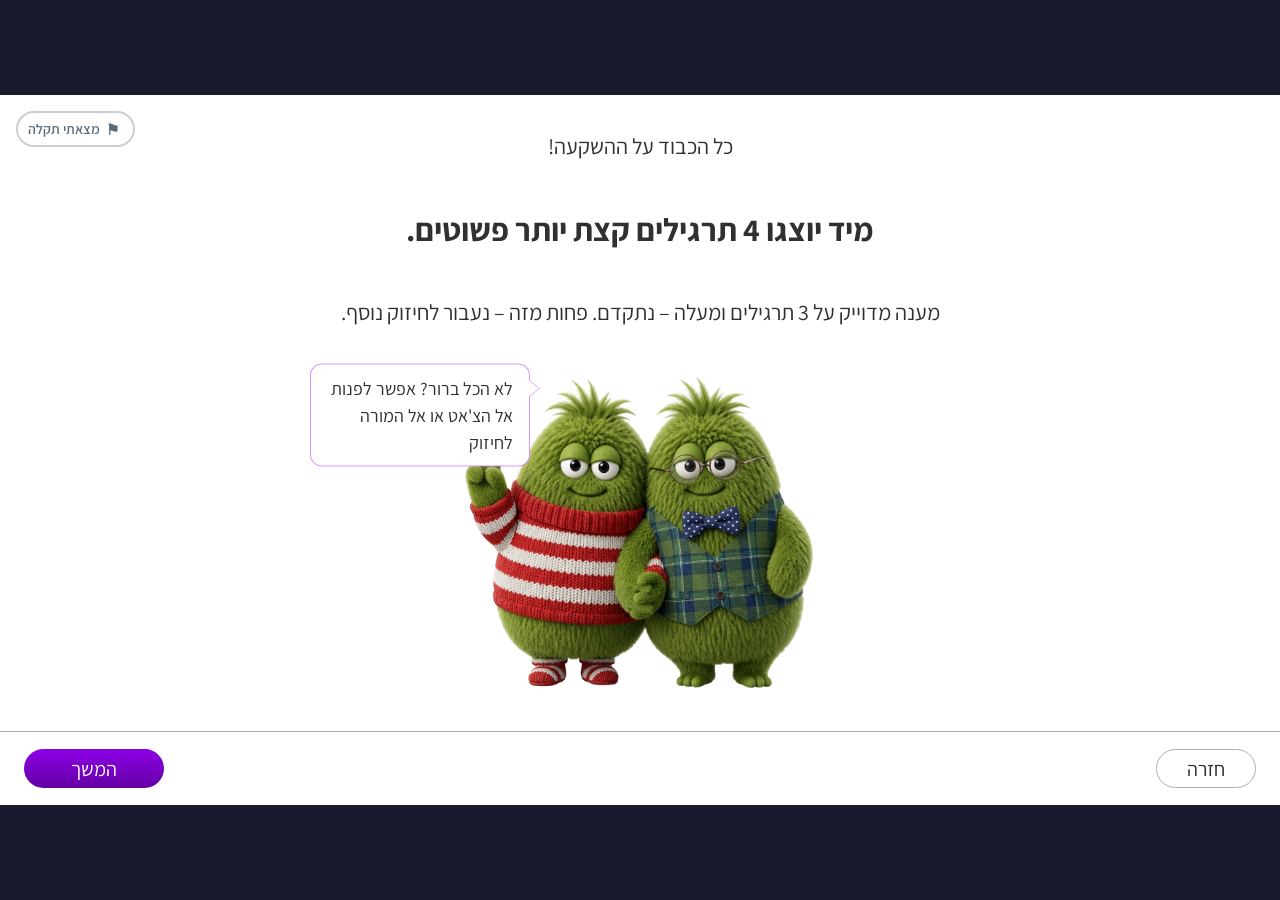
<file: methodica-math-scale-01-main/learning-demo/methodica-math-scale-01-02/index.html>
<!DOCTYPE html>
<html lang="he" dir="rtl">
<head>
  <meta charset="UTF-8">
  <meta name="viewport" content="width=device-width, initial-scale=1.0">
  <title>קנה מידה — לומדה</title>
  <link rel="stylesheet" href="styles.css">
</head>
<body>
  <div id="app">

    <!-- ═══════════════════════════════════════
         GLOBAL — Flag / Report Issue button
    ════════════════════════════════════════ -->
    <button class="flag-btn" id="flag-btn" onclick="openReportModal()" aria-label="דיווח על בעיה">
      <span class="flag-icon" aria-hidden="true">⚑</span>
      <span class="flag-label">מצאתי תקלה</span>
    </button>
    <section class="screen active" data-screen="0" id="s0">

      <div class="s0-content">
        <p class="s25-text-small">כל הכבוד על ההשקעה!</p>
        <p class="s25-text-large">מיד יוצגו 4 תרגילים קצת יותר פשוטים.</p>
        <p class="s25-text-small">מענה מדוייק על 3 תרגילים ומעלה – נתקדם. פחות מזה – נעבור לחיזוק נוסף.</p>
        <img id="s25-char-img" src="./assets/images/Character1_holdhands.png" alt="דמות מלווה" class="s6-char-img">
        <div class="s17-bubble s25-bubble">לא הכל ברור? אפשר לפנות אל הצ'אט או אל המורה לחיזוק</div>
      </div>

      <div class="bottom-bar s3-bottom-bar">
        <button class="btn-back-s3" type="button" onclick="goTo(23)">חזרה</button>
        <button class="btn-continue" id="s25-continue" type="button" onclick="goTo(1)">המשך</button>
      </div>

    </section>

    <section class="screen" data-screen="1" id="s1">

      <div class="s18-nav" dir="rtl">
        <div class="s18-nav-item">
          <div class="s18-nav-icon s18-nav-icon--active"></div>
          <div class="s18-nav-label s18-nav-label--on">1</div>
        </div>
        <div class="s18-nav-line"></div>
        <div class="s18-nav-item">
          <div class="s18-nav-icon s18-nav-icon--off"></div>
          <div class="s18-nav-label s18-nav-label--off">2</div>
        </div>
        <div class="s18-nav-line"></div>
        <div class="s18-nav-item">
          <div class="s18-nav-icon s18-nav-icon--off"></div>
          <div class="s18-nav-label s18-nav-label--off">3</div>
        </div>
        <div class="s18-nav-line"></div>
        <div class="s18-nav-item">
          <div class="s18-nav-icon s18-nav-icon--off"></div>
          <div class="s18-nav-label s18-nav-label--off">4</div>
        </div>
      </div>

      <!-- Question area -->
      <div class="s18-question">
        <div class="s18-q-layout">

          <!-- RIGHT: text + equation + hint -->
          <div class="s18-q-right">
            <div class="s18-q-inner">

              <!-- Question text -->
              <div class="s18-q-text-wrap">
                <div class="s18-q-text">
                  קנה המידה של המפה שלפניכם הוא 1,000 : 1.<br>
                  אורך השביל הירוק המסומן במפה הוא 5 ס"מ.<br>
                  <strong>מהו אורך השביל המסומן במציאות?</strong><br>
                  בחרו את המספרים המתאימים בכל תיבה, כדי להשלים את התרגיל:
                </div>
              </div>

              <!-- Equation: DD1 × DD2 = DD3 -->
              <div class="s26-equation">

                <div class="s5-dropdown" id="s26-wrap1">
                  <button class="s5-dd-trigger" type="button" onclick="s26ToggleDd(1)">
                    <span class="s5-dd-icon" id="s26-dd-icon-1"></span>
                    <span class="s5-dd-value" id="s26-val1">-</span>
                    <span class="s5-dd-chevron"><svg width="12" height="8" viewBox="0 0 12 8" fill="none"><path d="M1 1L6 6L11 1" stroke="#303030" stroke-width="1.5" stroke-linecap="round"/></svg></span>
                  </button>
                  <div class="s5-dd-panel" id="s26-panel1" hidden>
                    <button class="s5-dd-opt" type="button" onclick="s26Pick(1,'5','5')">5</button>
                    <button class="s5-dd-opt" type="button" onclick="s26Pick(1,'10','10')">10</button>
                    <button class="s5-dd-opt" type="button" onclick="s26Pick(1,'50','50')">50</button>
                    <button class="s5-dd-opt" type="button" onclick="s26Pick(1,'1000','1,000')">1,000</button>
                  </div>
                </div>

                <span class="s26-op">×</span>

                <div class="s5-dropdown" id="s26-wrap2">
                  <button class="s5-dd-trigger" type="button" onclick="s26ToggleDd(2)">
                    <span class="s5-dd-icon" id="s26-dd-icon-2"></span>
                    <span class="s5-dd-value" id="s26-val2">-</span>
                    <span class="s5-dd-chevron"><svg width="12" height="8" viewBox="0 0 12 8" fill="none"><path d="M1 1L6 6L11 1" stroke="#303030" stroke-width="1.5" stroke-linecap="round"/></svg></span>
                  </button>
                  <div class="s5-dd-panel" id="s26-panel2" hidden>
                    <button class="s5-dd-opt" type="button" onclick="s26Pick(2,'10','10')">10</button>
                    <button class="s5-dd-opt" type="button" onclick="s26Pick(2,'50','50')">50</button>
                    <button class="s5-dd-opt" type="button" onclick="s26Pick(2,'100','100')">100</button>
                    <button class="s5-dd-opt" type="button" onclick="s26Pick(2,'1000','1,000')">1,000</button>
                  </div>
                </div>

                <span class="s26-op">=</span>

                <div class="s5-dropdown" id="s26-wrap3">
                  <button class="s5-dd-trigger" type="button" onclick="s26ToggleDd(3)">
                    <span class="s5-dd-icon" id="s26-dd-icon-3"></span>
                    <span class="s5-dd-value" id="s26-val3">-</span>
                    <span class="s5-dd-chevron"><svg width="12" height="8" viewBox="0 0 12 8" fill="none"><path d="M1 1L6 6L11 1" stroke="#303030" stroke-width="1.5" stroke-linecap="round"/></svg></span>
                  </button>
                  <div class="s5-dd-panel" id="s26-panel3" hidden>
                    <button class="s5-dd-opt" type="button" onclick="s26Pick(3,'50','50')">50</button>
                    <button class="s5-dd-opt" type="button" onclick="s26Pick(3,'500','500')">500</button>
                    <button class="s5-dd-opt" type="button" onclick="s26Pick(3,'1000','1,000')">1,000</button>
                    <button class="s5-dd-opt" type="button" onclick="s26Pick(3,'5000','5,000')">5,000</button>
                  </div>
                </div>

              </div>


            </div>
          </div>

          <!-- LEFT: map image -->
          <div class="s18-q-left">
            <img class="s18-console-img" src="./assets/images/Small Map.png" alt="מפה">
          </div>

        </div>
      </div>

      <!-- Feedback — above bottom bar -->
      <div class="s5-inline-feedback s18-feedback-bar" id="s26-feedback" hidden>
        <div class="s5-fb-icon" id="s26-fb-icon"></div>
        <div class="s5-fb-text">
          <span class="s5-fb-bold" id="s26-fb-bold"></span>
          <span class="s5-fb-regular" id="s26-fb-regular"></span>
        </div>
      </div>

      <!-- Hint popup -->
      <div class="s16-hint-popup" id="s26-hint-popup" hidden>
        <div class="s16-hint-popup-header">
          <svg width="48" height="56" viewBox="0 0 48 56" fill="none" xmlns="http://www.w3.org/2000/svg" aria-hidden="true">
            <path fill-rule="evenodd" clip-rule="evenodd" d="M24 2C15.16 2 8 9.16 8 18C8 23.52 10.78 28.38 15 31.34L16 31.98V40C16 41.1 16.9 42 18 42H30C31.1 42 32 41.1 32 40V31.98L33 31.34C37.22 28.38 40 23.52 40 18C40 9.16 32.84 2 24 2Z" fill="white"/>
            <rect x="17" y="43" width="14" height="3.5" rx="1.75" fill="white"/>
            <rect x="19" y="47.5" width="10" height="3.5" rx="1.75" fill="white"/>
            <rect x="21" y="52" width="6" height="3" rx="1.5" fill="white"/>
          </svg>
          <div class="s16-hint-popup-title">רמז</div>
        </div>
        <div class="s16-hint-popup-text">בקנה מידה 1,000 : 1, אורך השביל במציאות גדול פי 1,000 מאורכו במפה.<br>כמה ס״מ מדדתם במפה?</div>
        <button class="s16-hint-popup-close" type="button" onclick="s26CloseHint()">חזרה לשאלה</button>
      </div>

      <!-- Bottom bar -->
      <div class="bottom-bar s3-bottom-bar">
        <button class="btn-back-s3" type="button" onclick="goTo(0)">חזרה</button>
        <div class="s16-hint-continue-group">
          <button class="s16-hint-btn" type="button" id="s26-hint-btn" onclick="s26ToggleHint()">
            <svg width="22" height="26" viewBox="0 0 22 26" fill="none" xmlns="http://www.w3.org/2000/svg" aria-hidden="true">
              <path fill-rule="evenodd" clip-rule="evenodd" d="M11 1C6.58 1 3 4.58 3 9C3 11.76 4.39 14.19 7 15.67L7.5 15.97V19C7.5 19.55 7.95 20 8.5 20H13.5C14.05 20 14.5 19.55 14.5 19V15.97L15 15.67C17.61 14.19 19 11.76 19 9C19 4.58 15.42 1 11 1Z" fill="#a51cff75"/>
              <rect x="8" y="20.5" width="6" height="1.5" rx="0.75" fill="#a51cff75"/>
              <rect x="8.75" y="22.5" width="4.5" height="1.5" rx="0.75" fill="#a51cff75"/>
              <rect x="9.5" y="24.5" width="3" height="1.25" rx="0.625" fill="#a51cff75"/>
            </svg>
            אפשר רמז?
          </button>
          <button class="btn-continue" id="s26-continue" type="button" disabled onclick="s26Submit()">צדקתי?</button>
        </div>
      </div>

    </section>

    <section class="screen" data-screen="2" id="s2">

      <div class="s18-nav" dir="rtl">
        <div class="s18-nav-item">
          <div class="s18-nav-icon s18-nav-icon--done"></div>
          <div class="s18-nav-label s18-nav-label--on">1</div>
        </div>
        <div class="s18-nav-line s18-nav-line--done"></div>
        <div class="s18-nav-item">
          <div class="s18-nav-icon s18-nav-icon--active"></div>
          <div class="s18-nav-label s18-nav-label--on">2</div>
        </div>
        <div class="s18-nav-line"></div>
        <div class="s18-nav-item">
          <div class="s18-nav-icon s18-nav-icon--off"></div>
          <div class="s18-nav-label s18-nav-label--off">3</div>
        </div>
        <div class="s18-nav-line"></div>
        <div class="s18-nav-item">
          <div class="s18-nav-icon s18-nav-icon--off"></div>
          <div class="s18-nav-label s18-nav-label--off">4</div>
        </div>
      </div>

      <div class="s18-question">
        <div class="s18-q-layout">

          <!-- RIGHT: question + inline dropdowns -->
          <div class="s18-q-right">
            <div class="s18-q-inner">
              <div class="s18-q-text-wrap">
                <div class="s18-q-text">
                  לפניכם צילום רחפן של לונה פארק.<br>
                  קנה המידה של הצילום הוא 5,000 : 1.<br>
                  המרחק בין שתי רכבות ההרים בתמונה הוא 7 ס"מ.<br>
                  <strong>מהו המרחק ביניהן במציאות?</strong>
                </div>
              </div>

              <!-- inline sentence with instruction + 2 dropdowns on same line -->
              <div class="s27-sentence">
                <span class="s27-sent-text">בחרו את המספרים המתאימים בכל תיבה, כדי להשלים את המשפט: המרחק במציאות הוא</span>

                <div class="s5-dropdown" id="s27-wrap1">
                  <button class="s5-dd-trigger" type="button" onclick="s27ToggleDd(1)">
                    <span class="s5-dd-icon" id="s27-dd-icon-1"></span>
                    <span class="s5-dd-value" id="s27-val1">-</span>
                    <span class="s5-dd-chevron"><svg width="12" height="8" viewBox="0 0 12 8" fill="none"><path d="M1 1L6 6L11 1" stroke="#303030" stroke-width="1.5" stroke-linecap="round"/></svg></span>
                  </button>
                  <div class="s5-dd-panel" id="s27-panel1" hidden>
                    <button class="s5-dd-opt" type="button" onclick="s27Pick(1,'35','35')">35</button>
                    <button class="s5-dd-opt" type="button" onclick="s27Pick(1,'350','350')">350</button>
                    <button class="s5-dd-opt" type="button" onclick="s27Pick(1,'3500','3,500')">3,500</button>
                    <button class="s5-dd-opt" type="button" onclick="s27Pick(1,'35000','35,000')">35,000</button>
                  </div>
                </div>

                <span class="s27-sent-text">ס"מ, שהם</span>

                <div class="s5-dropdown" id="s27-wrap2">
                  <button class="s5-dd-trigger" type="button" onclick="s27ToggleDd(2)">
                    <span class="s5-dd-icon" id="s27-dd-icon-2"></span>
                    <span class="s5-dd-value" id="s27-val2">-</span>
                    <span class="s5-dd-chevron"><svg width="12" height="8" viewBox="0 0 12 8" fill="none"><path d="M1 1L6 6L11 1" stroke="#303030" stroke-width="1.5" stroke-linecap="round"/></svg></span>
                  </button>
                  <div class="s5-dd-panel" id="s27-panel2" hidden>
                    <button class="s5-dd-opt" type="button" onclick="s27Pick(2,'35','35')">35</button>
                    <button class="s5-dd-opt" type="button" onclick="s27Pick(2,'350','350')">350</button>
                    <button class="s5-dd-opt" type="button" onclick="s27Pick(2,'3500','3,500')">3,500</button>
                    <button class="s5-dd-opt" type="button" onclick="s27Pick(2,'35000','35,000')">35,000</button>
                  </div>
                </div>

                <span class="s27-sent-text">מטרים.</span>
              </div>

            </div>
          </div>

          <!-- LEFT: amusement park image -->
          <div class="s18-q-left">
            <img class="s18-console-img" src="./assets/images/Amusement park.png" alt="לונה פארק">
          </div>

        </div>
      </div>

      <!-- Feedback — above bottom bar -->
      <div class="s5-inline-feedback s18-feedback-bar" id="s27-feedback" hidden>
        <div class="s5-fb-icon" id="s27-fb-icon"></div>
        <div class="s5-fb-text">
          <span class="s5-fb-bold" id="s27-fb-bold"></span>
          <span class="s5-fb-regular" id="s27-fb-regular"></span>
        </div>
      </div>

      <!-- Hint popup -->
      <div class="s16-hint-popup" id="s27-hint-popup" hidden>
        <div class="s16-hint-popup-header">
          <svg width="48" height="56" viewBox="0 0 48 56" fill="none" xmlns="http://www.w3.org/2000/svg" aria-hidden="true">
            <path fill-rule="evenodd" clip-rule="evenodd" d="M24 2C15.16 2 8 9.16 8 18C8 23.52 10.78 28.38 15 31.34L16 31.98V40C16 41.1 16.9 42 18 42H30C31.1 42 32 41.1 32 40V31.98L33 31.34C37.22 28.38 40 23.52 40 18C40 9.16 32.84 2 24 2Z" fill="white"/>
            <rect x="17" y="43" width="14" height="3.5" rx="1.75" fill="white"/>
            <rect x="19" y="47.5" width="10" height="3.5" rx="1.75" fill="white"/>
            <rect x="21" y="52" width="6" height="3" rx="1.5" fill="white"/>
          </svg>
          <div class="s16-hint-popup-title">רמז</div>
        </div>
        <div class="s16-hint-popup-text">לפני שתענו, בדקו פי כמה גדול המרחק במציאות מהמרחק במפה.<br>אחר כך חשבו כמה ס"מ יש במטר אחד.</div>
        <button class="s16-hint-popup-close" type="button" onclick="s27CloseHint()">חזרה לשאלה</button>
      </div>

      <!-- Bottom bar -->
      <div class="bottom-bar s3-bottom-bar">
        <button class="btn-back-s3" type="button" onclick="goTo(1)">חזרה</button>
        <div class="s16-hint-continue-group">
          <button class="s16-hint-btn" type="button" id="s27-hint-btn" onclick="s27ToggleHint()">
            <svg width="22" height="26" viewBox="0 0 22 26" fill="none" xmlns="http://www.w3.org/2000/svg" aria-hidden="true">
              <path fill-rule="evenodd" clip-rule="evenodd" d="M11 1C6.58 1 3 4.58 3 9C3 11.76 4.39 14.19 7 15.67L7.5 15.97V19C7.5 19.55 7.95 20 8.5 20H13.5C14.05 20 14.5 19.55 14.5 19V15.97L15 15.67C17.61 14.19 19 11.76 19 9C19 4.58 15.42 1 11 1Z" fill="#a51cff75"/>
              <rect x="8" y="20.5" width="6" height="1.5" rx="0.75" fill="#a51cff75"/>
              <rect x="8.75" y="22.5" width="4.5" height="1.5" rx="0.75" fill="#a51cff75"/>
              <rect x="9.5" y="24.5" width="3" height="1.25" rx="0.625" fill="#a51cff75"/>
            </svg>
            אפשר רמז?
          </button>
          <button class="btn-continue" id="s27-continue" type="button" disabled onclick="s27Submit()">צדקתי?</button>
        </div>
      </div>

    </section>

    <section class="screen" data-screen="3" id="s3">

      <div class="s18-nav" dir="rtl">
        <div class="s18-nav-item">
          <div class="s18-nav-icon s18-nav-icon--done"></div>
          <div class="s18-nav-label s18-nav-label--on">1</div>
        </div>
        <div class="s18-nav-line s18-nav-line--done"></div>
        <div class="s18-nav-item">
          <div class="s18-nav-icon s18-nav-icon--done"></div>
          <div class="s18-nav-label s18-nav-label--on">2</div>
        </div>
        <div class="s18-nav-line s18-nav-line--done"></div>
        <div class="s18-nav-item">
          <div class="s18-nav-icon s18-nav-icon--active"></div>
          <div class="s18-nav-label s18-nav-label--on">3</div>
        </div>
        <div class="s18-nav-line"></div>
        <div class="s18-nav-item">
          <div class="s18-nav-icon s18-nav-icon--off"></div>
          <div class="s18-nav-label s18-nav-label--off">4</div>
        </div>
      </div>

      <div class="s18-question">
        <div class="s18-q-layout">

          <!-- RIGHT: question text + multi-select options -->
          <div class="s18-q-right">
            <div class="s18-q-inner">
              <div class="s18-q-text-wrap">
                <div class="s18-q-text">
                  רועי וההורים שלו מתכננים לבנות מתקן כושר בחצר הבית.<br>
                  לפניכם תמונה של החצר, בקנה מידה של 50 : 1.<br>
                  <strong>איזה משפט מהבאים נכון לתרשים של רועי?</strong><br>
                  סמנו את כל המשפטים הנכונים.
                </div>
              </div>
              <div class="s5-answers" role="group" aria-label="אפשרויות תשובה">
                <button class="s5-opt" data-index="0" type="button" onclick="s28Select(0)">
                  <span class="s5-opt-circle"></span>
                  <span class="s5-opt-text">א. 4 ס"מ בתרשים הם 200 ס"מ במציאות</span>
                </button>
                <button class="s5-opt" data-index="1" type="button" onclick="s28Select(1)">
                  <span class="s5-opt-circle"></span>
                  <span class="s5-opt-text">ב. 10 ס"מ בתרשים הם 500 ס"מ במציאות</span>
                </button>
                <button class="s5-opt" data-index="2" type="button" onclick="s28Select(2)">
                  <span class="s5-opt-circle"></span>
                  <span class="s5-opt-text">ג. 1 ס"מ בתרשים הם 50 מטרים במציאות</span>
                </button>
                <button class="s5-opt" data-index="3" type="button" onclick="s28Select(3)">
                  <span class="s5-opt-circle"></span>
                  <span class="s5-opt-text">ד. 50 ס"מ בתרשים הם 25 מטרים במציאות</span>
                </button>
              </div>
            </div>
          </div>

          <!-- LEFT: yard image -->
          <div class="s18-q-left">
            <img class="s18-console-img" src="./assets/images/Yard.png" alt="תרשים חצר">
          </div>

        </div>
      </div>

      <!-- Feedback -->
      <div class="s5-inline-feedback s18-feedback-bar" id="s28-feedback" hidden>
        <div class="s5-fb-icon" id="s28-fb-icon"></div>
        <div class="s5-fb-text">
          <span class="s5-fb-bold" id="s28-fb-bold"></span>
          <span class="s5-fb-regular" id="s28-fb-regular"></span>
        </div>
      </div>

      <!-- Hint popup -->
      <div class="s16-hint-popup" id="s28-hint-popup" hidden>
        <div class="s16-hint-popup-header">
          <svg width="48" height="56" viewBox="0 0 48 56" fill="none" xmlns="http://www.w3.org/2000/svg" aria-hidden="true">
            <path fill-rule="evenodd" clip-rule="evenodd" d="M24 2C15.16 2 8 9.16 8 18C8 23.52 10.78 28.38 15 31.34L16 31.98V40C16 41.1 16.9 42 18 42H30C31.1 42 32 41.1 32 40V31.98L33 31.34C37.22 28.38 40 23.52 40 18C40 9.16 32.84 2 24 2Z" fill="white"/>
            <rect x="17" y="43" width="14" height="3.5" rx="1.75" fill="white"/>
            <rect x="19" y="47.5" width="10" height="3.5" rx="1.75" fill="white"/>
            <rect x="21" y="52" width="6" height="3" rx="1.5" fill="white"/>
          </svg>
          <div class="s16-hint-popup-title">רמז</div>
        </div>
        <div class="s16-hint-popup-text">זכרו – משמעותו של קנה מידה 1:50 היא שכל ס"מ אחד בתרשים שווה ל-50 ס"מ בחצר.<br>בדקו כל אפשרות, ושימו לב היטב היכן כתוב ס"מ והיכן כתוב מטרים - זה עשוי להטעות!</div>
        <button class="s16-hint-popup-close" type="button" onclick="s28CloseHint()">חזרה לשאלה</button>
      </div>

      <!-- Bottom bar -->
      <div class="bottom-bar s3-bottom-bar">
        <button class="btn-back-s3" type="button" onclick="goTo(2)">חזרה</button>
        <div class="s16-hint-continue-group">
          <button class="s16-hint-btn" type="button" id="s28-hint-btn" onclick="s28ToggleHint()">
            <svg width="22" height="26" viewBox="0 0 22 26" fill="none" xmlns="http://www.w3.org/2000/svg" aria-hidden="true">
              <path fill-rule="evenodd" clip-rule="evenodd" d="M11 1C6.58 1 3 4.58 3 9C3 11.76 4.39 14.19 7 15.67L7.5 15.97V19C7.5 19.55 7.95 20 8.5 20H13.5C14.05 20 14.5 19.55 14.5 19V15.97L15 15.67C17.61 14.19 19 11.76 19 9C19 4.58 15.42 1 11 1Z" fill="#a51cff75"/>
              <rect x="8" y="20.5" width="6" height="1.5" rx="0.75" fill="#a51cff75"/>
              <rect x="8.75" y="22.5" width="4.5" height="1.5" rx="0.75" fill="#a51cff75"/>
              <rect x="9.5" y="24.5" width="3" height="1.25" rx="0.625" fill="#a51cff75"/>
            </svg>
            אפשר רמז?
          </button>
          <button class="btn-continue" id="s28-continue" type="button" disabled onclick="s28Submit()">צדקתי?</button>
        </div>
      </div>

    </section>

    <section class="screen" data-screen="4" id="s4">

      <div class="s18-nav" dir="rtl">
        <div class="s18-nav-item">
          <div class="s18-nav-icon s18-nav-icon--done"></div>
          <div class="s18-nav-label s18-nav-label--on">1</div>
        </div>
        <div class="s18-nav-line s18-nav-line--done"></div>
        <div class="s18-nav-item">
          <div class="s18-nav-icon s18-nav-icon--done"></div>
          <div class="s18-nav-label s18-nav-label--on">2</div>
        </div>
        <div class="s18-nav-line s18-nav-line--done"></div>
        <div class="s18-nav-item">
          <div class="s18-nav-icon s18-nav-icon--done"></div>
          <div class="s18-nav-label s18-nav-label--on">3</div>
        </div>
        <div class="s18-nav-line s18-nav-line--done"></div>
        <div class="s18-nav-item">
          <div class="s18-nav-icon s18-nav-icon--active"></div>
          <div class="s18-nav-label s18-nav-label--on">4</div>
        </div>
      </div>

      <div class="s18-question">
        <div class="s18-q-layout">

          <!-- RIGHT: question text + input -->
          <div class="s18-q-right">
            <div class="s18-q-inner">
              <div class="s18-q-text-wrap">
                <div class="s18-q-text">
                  דפנה היא מעצבת פנים, שמתכננת ריהוט סלון בבית חדש.<br>
                  <span style="white-space: nowrap;">לשם כך, היא משתמשת בתכנית הבנייה של הבית, בקנה מידה 200 : 1.</span><br>
                  אורך אחד הקירות בסלון בתכנית הוא 4 ס"מ.<br>
                  <strong>א. מהו אורך אותו קיר במטרים במציאות?</strong>
                </div>
              </div>
              <div class="s18-fill-row">
                <span class="s18-fill-text">הקלידו את התשובה:</span>
                <input class="s18-answer-box" id="s29-answer-input" type="text" inputmode="numeric" dir="rtl" oninput="s29CheckInput()">
                <span class="s18-fill-text">מטרים</span>
              </div>
            </div>
          </div>

          <!-- LEFT: architecture plan image -->
          <div class="s18-q-left">
            <img class="s18-console-img" src="./assets/images/New Home Architacture Plan.png" alt="תכנית בנייה">
          </div>

        </div>
      </div>

      <!-- Feedback -->
      <div class="s5-inline-feedback s18-feedback-bar" id="s29-feedback" hidden>
        <div class="s5-fb-icon" id="s29-fb-icon"></div>
        <div class="s5-fb-text">
          <span class="s5-fb-bold" id="s29-fb-bold"></span>
          <span class="s5-fb-regular" id="s29-fb-regular"></span>
        </div>
      </div>

      <!-- Hint popup -->
      <div class="s16-hint-popup" id="s29-hint-popup" hidden>
        <div class="s16-hint-popup-header">
          <svg width="48" height="56" viewBox="0 0 48 56" fill="none" xmlns="http://www.w3.org/2000/svg" aria-hidden="true">
            <path fill-rule="evenodd" clip-rule="evenodd" d="M24 2C15.16 2 8 9.16 8 18C8 23.52 10.78 28.38 15 31.34L16 31.98V40C16 41.1 16.9 42 18 42H30C31.1 42 32 41.1 32 40V31.98L33 31.34C37.22 28.38 40 23.52 40 18C40 9.16 32.84 2 24 2Z" fill="white"/>
            <rect x="17" y="43" width="14" height="3.5" rx="1.75" fill="white"/>
            <rect x="19" y="47.5" width="10" height="3.5" rx="1.75" fill="white"/>
            <rect x="21" y="52" width="6" height="3" rx="1.5" fill="white"/>
          </svg>
          <div class="s16-hint-popup-title">רמז</div>
        </div>
        <div class="s16-hint-popup-text">נרצה לעבור מהתוכנית המשורטטת למציאות, כלומר להגדיל את המידות.<br>כל 1 ס"מ בתוכנית המשורטטת מייצג 200 ס"מ במציאות, ולכן נמצא תחילה כמה ס"מ במציאות הם 4 ס"מ בשרטוט.<br>זכרו להמיר את התוצאה למטרים.</div>
        <button class="s16-hint-popup-close" type="button" onclick="s29CloseHint()">חזרה לשאלה</button>
      </div>

      <!-- Bottom bar -->
      <div class="bottom-bar s3-bottom-bar">
        <button class="btn-back-s3" type="button" onclick="goTo(3)">חזרה</button>
        <div class="s16-hint-continue-group">
          <button class="s16-hint-btn" type="button" id="s29-hint-btn" onclick="s29ToggleHint()">
            <svg width="22" height="26" viewBox="0 0 22 26" fill="none" xmlns="http://www.w3.org/2000/svg" aria-hidden="true">
              <path fill-rule="evenodd" clip-rule="evenodd" d="M11 1C6.58 1 3 4.58 3 9C3 11.76 4.39 14.19 7 15.67L7.5 15.97V19C7.5 19.55 7.95 20 8.5 20H13.5C14.05 20 14.5 19.55 14.5 19V15.97L15 15.67C17.61 14.19 19 11.76 19 9C19 4.58 15.42 1 11 1Z" fill="#a51cff75"/>
              <rect x="8" y="20.5" width="6" height="1.5" rx="0.75" fill="#a51cff75"/>
              <rect x="8.75" y="22.5" width="4.5" height="1.5" rx="0.75" fill="#a51cff75"/>
              <rect x="9.5" y="24.5" width="3" height="1.25" rx="0.625" fill="#a51cff75"/>
            </svg>
            אפשר רמז?
          </button>
          <button class="btn-continue" id="s29-continue" type="button" disabled onclick="s29Submit()">צדקתי?</button>
        </div>
      </div>

    </section>

    <section class="screen" data-screen="5" id="s5">

      <div class="s18-nav" dir="rtl">
        <div class="s18-nav-item">
          <div class="s18-nav-icon s18-nav-icon--done"></div>
          <div class="s18-nav-label s18-nav-label--on">1</div>
        </div>
        <div class="s18-nav-line s18-nav-line--done"></div>
        <div class="s18-nav-item">
          <div class="s18-nav-icon s18-nav-icon--done"></div>
          <div class="s18-nav-label s18-nav-label--on">2</div>
        </div>
        <div class="s18-nav-line s18-nav-line--done"></div>
        <div class="s18-nav-item">
          <div class="s18-nav-icon s18-nav-icon--done"></div>
          <div class="s18-nav-label s18-nav-label--on">3</div>
        </div>
        <div class="s18-nav-line s18-nav-line--done"></div>
        <div class="s18-nav-item">
          <div class="s18-nav-icon s18-nav-icon--active"></div>
          <div class="s18-nav-label s18-nav-label--on">4</div>
        </div>
      </div>

      <div class="s18-question">
        <div class="s18-q-layout">

          <!-- RIGHT: question text + step dropdowns -->
          <div class="s18-q-right">
            <div class="s18-q-inner">
              <div class="s18-q-text-wrap">
                <div class="s18-q-text">
                  אחרי שסיימה לתכנן את ריהוט הסלון, דפנה עברה לתכנן את הריהוט במרפסת, בעזרת אותה תכנית בנייה בקנה מידה 200 : 1.<br>
                  אורך קיר המרפסת במציאות הוא 6 מטרים.<br>
                  <strong>ב. מהו אורך אותו קיר בתכנית?</strong><br>
                  השלימו את המילים המתאימות כדי לתאר את שלבי הפתרון:
                </div>
              </div>

              <div class="s30-steps">

                <!-- Step 1 -->
                <div class="s30-step">
                  <span class="s30-step-text">נמיר 6 מטרים ל</span>
                  <div class="s5-dropdown" id="s30-wrap1">
                    <button class="s5-dd-trigger" type="button" onclick="s30ToggleDd(1)">
                      <span class="s5-dd-icon" id="s30-dd-icon-1"></span>
                      <span class="s5-dd-value" id="s30-val1">-</span>
                      <span class="s5-dd-chevron"><svg width="12" height="8" viewBox="0 0 12 8" fill="none"><path d="M1 1L6 6L11 1" stroke="#303030" stroke-width="1.5" stroke-linecap="round"/></svg></span>
                    </button>
                    <div class="s5-dd-panel" id="s30-panel1" hidden>
                      <button class="s5-dd-opt" type="button" onclick="s30Pick(1,'3','3')">3</button>
                      <button class="s5-dd-opt" type="button" onclick="s30Pick(1,'20','20')">20</button>
                      <button class="s5-dd-opt" type="button" onclick="s30Pick(1,'30','30')">30</button>
                      <button class="s5-dd-opt" type="button" onclick="s30Pick(1,'60','60')">60</button>
                      <button class="s5-dd-opt" type="button" onclick="s30Pick(1,'200','200')">200</button>
                      <button class="s5-dd-opt" type="button" onclick="s30Pick(1,'600','600')">600</button>
                    </div>
                  </div>
                  <span class="s30-step-text">סנטימטרים.</span>
                </div>

                <!-- Step 2 -->
                <div class="s30-step">
                  <span class="s30-step-text">מכיוון שהסרטוט מוקטן, נשתמש בפעולת</span>
                  <div class="s5-dropdown" id="s30-wrap2">
                    <button class="s5-dd-trigger" type="button" onclick="s30ToggleDd(2)">
                      <span class="s5-dd-icon" id="s30-dd-icon-2"></span>
                      <span class="s5-dd-value" id="s30-val2">-</span>
                      <span class="s5-dd-chevron"><svg width="12" height="8" viewBox="0 0 12 8" fill="none"><path d="M1 1L6 6L11 1" stroke="#303030" stroke-width="1.5" stroke-linecap="round"/></svg></span>
                    </button>
                    <div class="s5-dd-panel" id="s30-panel2" hidden>
                      <button class="s5-dd-opt" type="button" onclick="s30Pick(2,'כפל','כפל')">כפל</button>
                      <button class="s5-dd-opt" type="button" onclick="s30Pick(2,'חילוק','חילוק')">חילוק</button>
                    </div>
                  </div>
                </div>

                <!-- Step 3 -->
                <div class="s30-step">
                  <span class="s30-step-text">נצמצם את קנה המידה ב</span>
                  <div class="s5-dropdown" id="s30-wrap3">
                    <button class="s5-dd-trigger" type="button" onclick="s30ToggleDd(3)">
                      <span class="s5-dd-icon" id="s30-dd-icon-3"></span>
                      <span class="s5-dd-value" id="s30-val3">-</span>
                      <span class="s5-dd-chevron"><svg width="12" height="8" viewBox="0 0 12 8" fill="none"><path d="M1 1L6 6L11 1" stroke="#303030" stroke-width="1.5" stroke-linecap="round"/></svg></span>
                    </button>
                    <div class="s5-dd-panel" id="s30-panel3" hidden>
                      <button class="s5-dd-opt" type="button" onclick="s30Pick(3,'3','3')">3</button>
                      <button class="s5-dd-opt" type="button" onclick="s30Pick(3,'20','20')">20</button>
                      <button class="s5-dd-opt" type="button" onclick="s30Pick(3,'30','30')">30</button>
                      <button class="s5-dd-opt" type="button" onclick="s30Pick(3,'60','60')">60</button>
                      <button class="s5-dd-opt" type="button" onclick="s30Pick(3,'200','200')">200</button>
                      <button class="s5-dd-opt" type="button" onclick="s30Pick(3,'600','600')">600</button>
                    </div>
                  </div>
                </div>

                <!-- Step 4 -->
                <div class="s30-step">
                  <span class="s30-step-text">אורך הקיר בתכנית יהיה</span>
                  <div class="s5-dropdown" id="s30-wrap4">
                    <button class="s5-dd-trigger" type="button" onclick="s30ToggleDd(4)">
                      <span class="s5-dd-icon" id="s30-dd-icon-4"></span>
                      <span class="s5-dd-value" id="s30-val4">-</span>
                      <span class="s5-dd-chevron"><svg width="12" height="8" viewBox="0 0 12 8" fill="none"><path d="M1 1L6 6L11 1" stroke="#303030" stroke-width="1.5" stroke-linecap="round"/></svg></span>
                    </button>
                    <div class="s5-dd-panel" id="s30-panel4" hidden>
                      <button class="s5-dd-opt" type="button" onclick="s30Pick(4,'3','3')">3</button>
                      <button class="s5-dd-opt" type="button" onclick="s30Pick(4,'20','20')">20</button>
                      <button class="s5-dd-opt" type="button" onclick="s30Pick(4,'30','30')">30</button>
                      <button class="s5-dd-opt" type="button" onclick="s30Pick(4,'60','60')">60</button>
                      <button class="s5-dd-opt" type="button" onclick="s30Pick(4,'200','200')">200</button>
                      <button class="s5-dd-opt" type="button" onclick="s30Pick(4,'600','600')">600</button>
                    </div>
                  </div>
                  <span class="s30-step-text">ס"מ.</span>
                </div>

              </div>
            </div>
          </div>

          <!-- LEFT: living room image -->
          <div class="s18-q-left">
            <img class="s18-console-img" src="./assets/images/Living Room.png" alt="סלון">
          </div>

        </div>
      </div>

      <!-- Feedback -->
      <div class="s5-inline-feedback s18-feedback-bar" id="s30-feedback" hidden>
        <div class="s5-fb-icon" id="s30-fb-icon"></div>
        <div class="s5-fb-text">
          <span class="s5-fb-bold" id="s30-fb-bold"></span>
          <span class="s5-fb-regular" id="s30-fb-regular"></span>
        </div>
      </div>

      <!-- Hint popup -->
      <div class="s16-hint-popup" id="s30-hint-popup" hidden>
        <div class="s16-hint-popup-header">
          <svg width="48" height="56" viewBox="0 0 48 56" fill="none" xmlns="http://www.w3.org/2000/svg" aria-hidden="true">
            <path fill-rule="evenodd" clip-rule="evenodd" d="M24 2C15.16 2 8 9.16 8 18C8 23.52 10.78 28.38 15 31.34L16 31.98V40C16 41.1 16.9 42 18 42H30C31.1 42 32 41.1 32 40V31.98L33 31.34C37.22 28.38 40 23.52 40 18C40 9.16 32.84 2 24 2Z" fill="white"/>
            <rect x="17" y="43" width="14" height="3.5" rx="1.75" fill="white"/>
            <rect x="19" y="47.5" width="10" height="3.5" rx="1.75" fill="white"/>
            <rect x="21" y="52" width="6" height="3" rx="1.5" fill="white"/>
          </svg>
          <div class="s16-hint-popup-title">רמז</div>
        </div>
        <div class="s16-hint-popup-text">החדר נתון במטרים, וקנה המידה הוא בס"מ. בדקו תחילה כמה ס"מ יש במטר אחד.<br>אחר כך חישבו: אם מעבירים חדר במציאות לתרשים מוקטן, איזו פעולה מקטינה את האורך?</div>
        <button class="s16-hint-popup-close" type="button" onclick="s30CloseHint()">חזרה לשאלה</button>
      </div>

      <!-- Bottom bar -->
      <div class="bottom-bar s3-bottom-bar">
        <button class="btn-back-s3" type="button" onclick="goTo(4)">חזרה</button>
        <div class="s16-hint-continue-group">
          <button class="s16-hint-btn" type="button" id="s30-hint-btn" onclick="s30ToggleHint()">
            <svg width="22" height="26" viewBox="0 0 22 26" fill="none" xmlns="http://www.w3.org/2000/svg" aria-hidden="true">
              <path fill-rule="evenodd" clip-rule="evenodd" d="M11 1C6.58 1 3 4.58 3 9C3 11.76 4.39 14.19 7 15.67L7.5 15.97V19C7.5 19.55 7.95 20 8.5 20H13.5C14.05 20 14.5 19.55 14.5 19V15.97L15 15.67C17.61 14.19 19 11.76 19 9C19 4.58 15.42 1 11 1Z" fill="#a51cff75"/>
              <rect x="8" y="20.5" width="6" height="1.5" rx="0.75" fill="#a51cff75"/>
              <rect x="8.75" y="22.5" width="4.5" height="1.5" rx="0.75" fill="#a51cff75"/>
              <rect x="9.5" y="24.5" width="3" height="1.25" rx="0.625" fill="#a51cff75"/>
            </svg>
            אפשר רמז?
          </button>
          <button class="btn-continue" id="s30-continue" type="button" disabled onclick="s30Submit()">צדקתי?</button>
        </div>
      </div>

    </section>

    <section class="screen" data-screen="6" id="s6">

      <div class="s0-content">
        <p class="s25-text-small">יופי של עבודה!</p>
        <p class="s25-text-large">נחזור ל-2 תרגילים ברמת קושי גבוהה יותר.</p>
        <p class="s25-text-small">מענה נכון על שניהם – נעבור לתרגול המתקדם.</p>
        <p class="s25-text-small">פחות מזה – נעבור לחיזוק נוסף.</p>
        <img id="s31-char-img" src="./assets/images/Character1.png" alt="דמות מלווה" class="s6-char-img">
        <div class="s17-bubble s25-bubble">ברור לי שתצליחו!</div>
      </div>

      <div class="bottom-bar s3-bottom-bar">
        <button class="btn-back-s3" type="button" onclick="goTo(5)">חזרה</button>
        <button class="btn-continue" id="s31-continue" type="button" onclick="goTo(7)">המשך</button>
      </div>

    </section>

    <section class="screen" data-screen="7" id="s7">

      <!-- Progress: 2 questions, Q1 active -->
      <div class="s18-nav" dir="rtl">
        <div class="s18-nav-item">
          <div class="s18-nav-icon s18-nav-icon--active"></div>
          <div class="s18-nav-label s18-nav-label--on">1</div>
        </div>
        <div class="s18-nav-line"></div>
        <div class="s18-nav-item">
          <div class="s18-nav-icon s18-nav-icon--off"></div>
          <div class="s18-nav-label s18-nav-label--off">2</div>
        </div>
      </div>

      <div class="s18-question">
        <div class="s18-q-layout">

          <!-- RIGHT: question text + input -->
          <div class="s18-q-right">
            <div class="s18-q-inner">
              <div class="s18-q-text-wrap">
                <div class="s18-q-text">
                  <span style="white-space: nowrap;">דניאל מתכנן להדפיס במדפסת תלת-ממד דגם מוקטן של מכונית חשמלית.</span><br>
                  אורכה של המכונית במציאות הוא 4.5 מטרים.<br>
                  רועי רוצה שהדגם יודפס בקנה מידה של 1:18.<br>
                  <strong>מה יהיה אורכו של הדגם המודפס (בס"מ)?</strong>
                </div>
              </div>
              <div class="s18-fill-row">
                <span class="s18-fill-text">הקלידו את התשובה:</span>
                <input class="s18-answer-box" id="s32-answer-input" type="text" inputmode="numeric" dir="rtl" oninput="s32CheckInput()">
                <span class="s18-fill-text">ס"מ</span>
              </div>
            </div>
          </div>

          <!-- LEFT: electric car image -->
          <div class="s18-q-left">
            <img class="s18-console-img" src="./assets/images/Electric Car.png" alt="מכונית חשמלית">
          </div>

        </div>
      </div>

      <!-- Feedback -->
      <div class="s5-inline-feedback s18-feedback-bar" id="s32-feedback" hidden>
        <div class="s5-fb-icon" id="s32-fb-icon"></div>
        <div class="s5-fb-text">
          <span class="s5-fb-bold" id="s32-fb-bold"></span>
          <span class="s5-fb-regular" id="s32-fb-regular"></span>
        </div>
      </div>

      <!-- Hint popup -->
      <div class="s16-hint-popup" id="s32-hint-popup" hidden>
        <div class="s16-hint-popup-header">
          <svg width="48" height="56" viewBox="0 0 48 56" fill="none" xmlns="http://www.w3.org/2000/svg" aria-hidden="true">
            <path fill-rule="evenodd" clip-rule="evenodd" d="M24 2C15.16 2 8 9.16 8 18C8 23.52 10.78 28.38 15 31.34L16 31.98V40C16 41.1 16.9 42 18 42H30C31.1 42 32 41.1 32 40V31.98L33 31.34C37.22 28.38 40 23.52 40 18C40 9.16 32.84 2 24 2Z" fill="white"/>
            <rect x="17" y="43" width="14" height="3.5" rx="1.75" fill="white"/>
            <rect x="19" y="47.5" width="10" height="3.5" rx="1.75" fill="white"/>
            <rect x="21" y="52" width="6" height="3" rx="1.5" fill="white"/>
          </svg>
          <div class="s16-hint-popup-title">רמז</div>
        </div>
        <div class="s16-hint-popup-text">שימו לב: יש להמיר את יחידות המידה</div>
        <button class="s16-hint-popup-close" type="button" onclick="s32CloseHint()">חזרה לשאלה</button>
      </div>

      <!-- Bottom bar -->
      <div class="bottom-bar s3-bottom-bar">
        <button class="btn-back-s3" type="button" onclick="goTo(6)">חזרה</button>
        <div class="s16-hint-continue-group">
          <button class="s16-hint-btn" type="button" id="s32-hint-btn" onclick="s32ToggleHint()" hidden>
            <svg width="22" height="26" viewBox="0 0 22 26" fill="none" xmlns="http://www.w3.org/2000/svg" aria-hidden="true">
              <path fill-rule="evenodd" clip-rule="evenodd" d="M11 1C6.58 1 3 4.58 3 9C3 11.76 4.39 14.19 7 15.67L7.5 15.97V19C7.5 19.55 7.95 20 8.5 20H13.5C14.05 20 14.5 19.55 14.5 19V15.97L15 15.67C17.61 14.19 19 11.76 19 9C19 4.58 15.42 1 11 1Z" fill="#a51cff75"/>
              <rect x="8" y="20.5" width="6" height="1.5" rx="0.75" fill="#a51cff75"/>
              <rect x="8.75" y="22.5" width="4.5" height="1.5" rx="0.75" fill="#a51cff75"/>
              <rect x="9.5" y="24.5" width="3" height="1.25" rx="0.625" fill="#a51cff75"/>
            </svg>
            אפשר רמז?
          </button>
          <button class="btn-continue" id="s32-continue" type="button" disabled onclick="s32Submit()">צדקתי?</button>
        </div>
      </div>

    </section>

    <section class="screen" data-screen="8" id="s8">

      <!-- Progress: 2 questions, Q1 done, Q2 active -->
      <div class="s18-nav" dir="rtl">
        <div class="s18-nav-item">
          <div class="s18-nav-icon s18-nav-icon--done"></div>
          <div class="s18-nav-label s18-nav-label--on">1</div>
        </div>
        <div class="s18-nav-line s18-nav-line--done"></div>
        <div class="s18-nav-item">
          <div class="s18-nav-icon s18-nav-icon--active"></div>
          <div class="s18-nav-label s18-nav-label--on">2</div>
        </div>
      </div>

      <div class="s18-question">
        <div class="s18-q-layout">

          <!-- RIGHT: question text + options -->
          <div class="s18-q-right">
            <div class="s18-q-inner">
              <div class="s18-q-text-wrap">
                <div class="s18-q-text">
                  אדריכל העיר "קריית חלום" מציג לראשת העיר תוכנית לבניית בריכת שחייה עירונית חדשה.<br>
                  אורכה של הבריכה במציאות יהיה 25 מטרים. בתוכנית אורכה של הבריכה הוא 5 ס"מ.<br>
                  <strong>מהו קנה המידה של התוכנית?</strong>
                </div>
              </div>
              <div class="s5-answers" role="group" aria-label="אפשרויות תשובה">
                <button class="s5-opt" data-index="0" type="button" onclick="s33Select(0)">
                  <span class="s5-opt-circle"></span>
                  <span class="s5-opt-text">50 : 1</span>
                </button>
                <button class="s5-opt" data-index="1" type="button" onclick="s33Select(1)">
                  <span class="s5-opt-circle"></span>
                  <span class="s5-opt-text">1 : 50</span>
                </button>
                <button class="s5-opt" data-index="2" type="button" onclick="s33Select(2)">
                  <span class="s5-opt-circle"></span>
                  <span class="s5-opt-text">500 : 1</span>
                </button>
                <button class="s5-opt" data-index="3" type="button" onclick="s33Select(3)">
                  <span class="s5-opt-circle"></span>
                  <span class="s5-opt-text">1 : 500</span>
                </button>
              </div>
            </div>
          </div>

          <!-- LEFT: swimming pool image -->
          <div class="s18-q-left">
            <img class="s18-console-img" src="./assets/images/Swimming Pool.png" alt="בריכת שחייה">
          </div>

        </div>
      </div>

      <!-- Feedback -->
      <div class="s5-inline-feedback s18-feedback-bar" id="s33-feedback" hidden>
        <div class="s5-fb-icon" id="s33-fb-icon"></div>
        <div class="s5-fb-text">
          <span class="s5-fb-bold" id="s33-fb-bold"></span>
          <span class="s5-fb-regular" id="s33-fb-regular"></span>
        </div>
      </div>

      <!-- Hint popup -->
      <div class="s16-hint-popup" id="s33-hint-popup" hidden>
        <div class="s16-hint-popup-header">
          <svg width="48" height="56" viewBox="0 0 48 56" fill="none" xmlns="http://www.w3.org/2000/svg" aria-hidden="true">
            <path fill-rule="evenodd" clip-rule="evenodd" d="M24 2C15.16 2 8 9.16 8 18C8 23.52 10.78 28.38 15 31.34L16 31.98V40C16 41.1 16.9 42 18 42H30C31.1 42 32 41.1 32 40V31.98L33 31.34C37.22 28.38 40 23.52 40 18C40 9.16 32.84 2 24 2Z" fill="white"/>
            <rect x="17" y="43" width="14" height="3.5" rx="1.75" fill="white"/>
            <rect x="19" y="47.5" width="10" height="3.5" rx="1.75" fill="white"/>
            <rect x="21" y="52" width="6" height="3" rx="1.5" fill="white"/>
          </svg>
          <div class="s16-hint-popup-title">רמז</div>
        </div>
        <div class="s16-hint-popup-text">שימו לב ליחידות המידה. אחר כך בדקו: באיזה מספר אפשר לצמצם את קנה המידה?</div>
        <button class="s16-hint-popup-close" type="button" onclick="s33CloseHint()">חזרה לשאלה</button>
      </div>

      <!-- Bottom bar -->
      <div class="bottom-bar s3-bottom-bar">
        <button class="btn-back-s3" type="button" onclick="goTo(7)">חזרה</button>
        <div class="s16-hint-continue-group">
          <button class="s16-hint-btn" type="button" id="s33-hint-btn" onclick="s33ToggleHint()" hidden>
            <svg width="22" height="26" viewBox="0 0 22 26" fill="none" xmlns="http://www.w3.org/2000/svg" aria-hidden="true">
              <path fill-rule="evenodd" clip-rule="evenodd" d="M11 1C6.58 1 3 4.58 3 9C3 11.76 4.39 14.19 7 15.67L7.5 15.97V19C7.5 19.55 7.95 20 8.5 20H13.5C14.05 20 14.5 19.55 14.5 19V15.97L15 15.67C17.61 14.19 19 11.76 19 9C19 4.58 15.42 1 11 1Z" fill="#a51cff75"/>
              <rect x="8" y="20.5" width="6" height="1.5" rx="0.75" fill="#a51cff75"/>
              <rect x="8.75" y="22.5" width="4.5" height="1.5" rx="0.75" fill="#a51cff75"/>
              <rect x="9.5" y="24.5" width="3" height="1.25" rx="0.625" fill="#a51cff75"/>
            </svg>
            אפשר רמז?
          </button>
          <button class="btn-continue" id="s33-continue" type="button" disabled onclick="s33Submit()">צדקתי?</button>
        </div>
      </div>

    </section>


    <!-- ═══════════════════════════════════════
         REPORT MODAL
    ════════════════════════════════════════ -->
    <div id="report-modal"
         class="report-modal-overlay"
         hidden
         role="dialog"
         aria-modal="true"
         aria-labelledby="report-modal-title">
      <div class="report-modal-box">
        <button class="report-close-btn" onclick="tryCloseReportModal()" aria-label="סגור">&#10005;</button>
        <h2 class="report-modal-title" id="report-modal-title">דיווח על בעיה</h2>
        <p class="report-modal-body">משהו לא ברור או לא עובד כמו שצריך? ספרו לנו מה קרה כדי שנטפל.</p>

        <div class="report-field">
          <label class="report-label" for="report-type">מה סוג הבעיה <span class="required-star">*</span></label>
          <select class="report-select" id="report-type">
            <option value="" disabled selected>בחרו סוג בעיה</option>
            <option value="technical">תקלה טכנית או שמשהו לא עובד</option>
            <option value="unclear">משהו לא ברור לי</option>
            <option value="other">אחר</option>
          </select>
        </div>

        <div class="report-field">
          <label class="report-label" for="report-text">מה קרה? <span class="required-star">*</span></label>
          <textarea class="report-textarea" id="report-text" maxlength="250" rows="4" placeholder="תארו את הבעיה..."></textarea>
          <span class="report-char-count" id="report-char-count">0 / 250</span>
        </div>

        <div class="report-actions">
          <button class="report-submit-btn" onclick="submitReport()">שליחה</button>
          <button class="report-cancel-btn" onclick="tryCloseReportModal()">ביטול</button>
        </div>
      </div>
    </div>

    <!-- ═══════════════════════════════════════
         REPORT CONFIRM-CLOSE MODAL
    ════════════════════════════════════════ -->
    <div id="report-confirm-modal"
         class="report-modal-overlay"
         hidden
         role="dialog"
         aria-modal="true"
         aria-labelledby="confirm-modal-title">
      <div class="report-modal-box report-confirm-box">
        <h2 class="report-modal-title" id="confirm-modal-title">בטוח לסגור את החלון?</h2>
        <p class="report-modal-body">בלחיצה על סגירה לא יישלח דיווח</p>
        <div class="report-actions">
          <button class="report-cancel-btn" onclick="forceCloseReportModal()">סגור חלון</button>
          <button class="report-submit-btn" onclick="backToReportForm()">אני רוצה לדווח</button>
        </div>
      </div>
    </div>


  </div>
  <script src="script.js"></script>
</body>
</html>
</file>
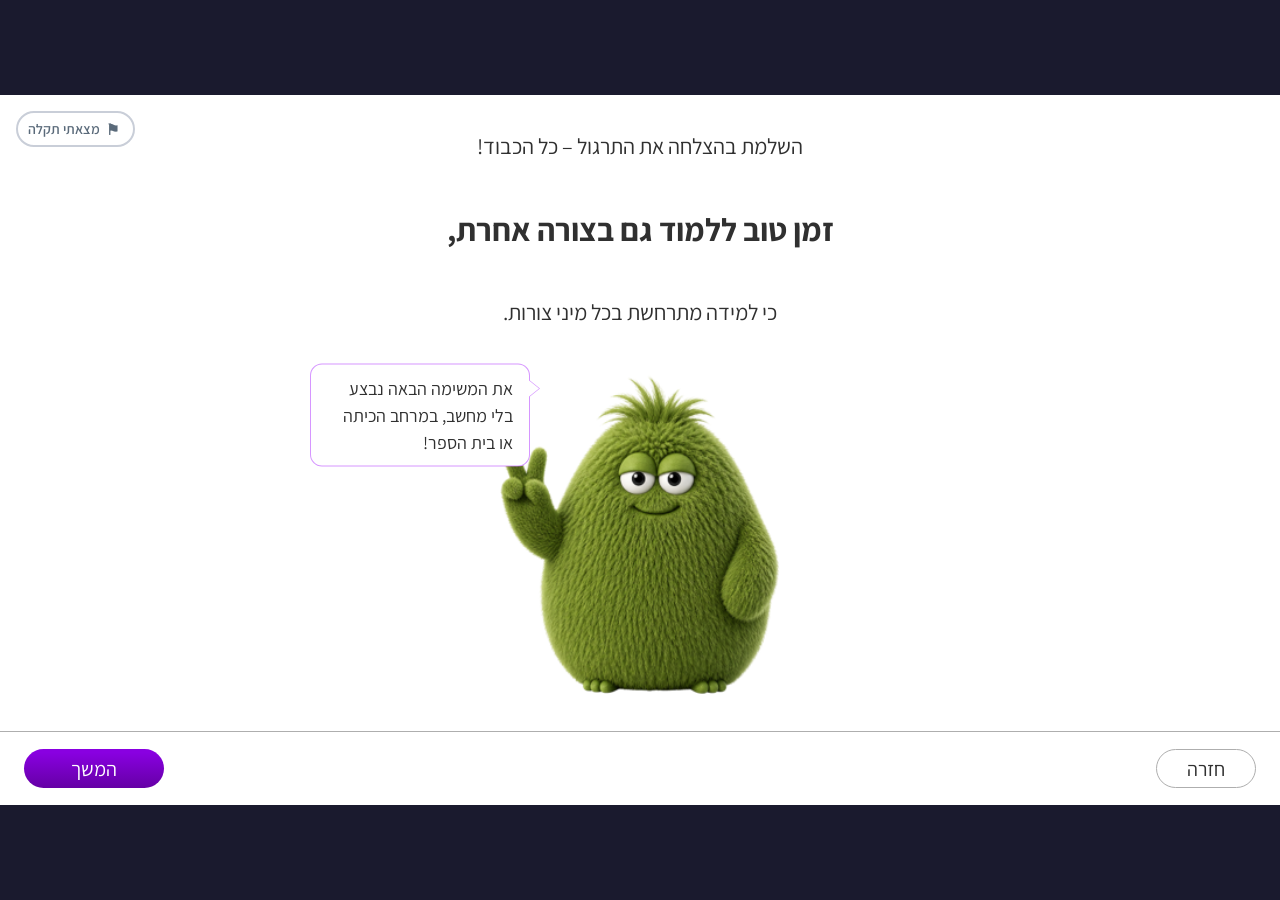
<file: methodica-math-scale-01-main/learning-demo/methodica-math-scale-01-03/index.html>
<!DOCTYPE html>
<html lang="he" dir="rtl">
<head>
  <meta charset="UTF-8">
  <meta name="viewport" content="width=device-width, initial-scale=1.0">
  <title>קנה מידה — לומדה</title>
  <link rel="stylesheet" href="styles.css">
</head>
<body>
  <div id="app">

    <!-- ═══════════════════════════════════════
         GLOBAL — Flag / Report Issue button
    ════════════════════════════════════════ -->
    <button class="flag-btn" id="flag-btn" onclick="openReportModal()" aria-label="דיווח על בעיה">
      <span class="flag-icon" aria-hidden="true">⚑</span>
      <span class="flag-label">מצאתי תקלה</span>
    </button>
    <section class="screen active" data-screen="0" id="s0">

      <div class="s0-content">
        <p class="s25-text-small">השלמת בהצלחה את התרגול – כל הכבוד!</p>
        <p class="s25-text-large">זמן טוב ללמוד גם בצורה אחרת,</p>
        <p class="s25-text-small">כי למידה מתרחשת בכל מיני צורות.</p>
        <img id="s24-char-img" src="./assets/images/Character1.png" alt="דמות מלווה" class="s6-char-img">
        <div class="s17-bubble s25-bubble s24-bubble">את המשימה הבאה נבצע בלי מחשב, במרחב הכיתה או בית הספר!</div>
      </div>

      <div class="bottom-bar s3-bottom-bar">
        <button class="btn-back-s3" type="button" onclick="goTo(23)">חזרה</button>
        <button class="btn-continue" id="s24-continue" type="button" onclick="goTo(1)">המשך</button>
      </div>

    </section>

    <section class="screen" data-screen="1" id="s1">

      <div class="select-content">
        <div class="select-head">
          <h1 class="select-title">משימת כיתה</h1>
          <div class="select-body">
            <p><strong>מצאו חבר או חברה הנמצאים באותו שלב בלמידה. לא מצאתם? תוכלו לבצע את המשימה לבד.</strong></p>
            <p><strong>העזרים הדרושים: סרגל, דף A4, כלי כתיבה.</strong></p>
            <ol class="s34-list">
              <li>מדדו בעזרת סרגל מהו האורך של צעד רגיל של אחד או אחת מכם</li>
              <li>צאו לחצר, ובחרו מסלול שאורכו לפחות 100 צעדים</li>
              <li>הכפילו את מספר הצעדים באורך הצעד כדי למצוא מהו אורך המסלול במציאות</li>
              <li>חשבו מהו קנה המידה שיאפשר לכם לסרטט את המסלול במלואו על דף A4</li>
              <li>סרטטו את המסלול המלא על הדף, ורשמו בתחתית שלו את קנה המידה.</li>
            </ol>
          </div>
        </div>
      </div>

      <!-- תמונה — צד ימין -->
      <img class="s34-side-img" src="./assets/images/Geer for assiement.png" alt="ציוד למשימה">

      <!-- דמות + בועה — שמאל למטה -->
      <div class="character-widget" id="s34-char-widget">
        <div class="speech-bubble">זמן טוב לחלץ עצמות!</div>
        <img id="s34-char-img" src="./assets/images/Character1.png" alt="דמות מלווה">
      </div>

      <div class="bottom-bar s3-bottom-bar">
        <button class="btn-back-s3" type="button" onclick="goTo(0)">חזרה</button>
        <button class="btn-continue s34-continue-btn" id="s34-continue" type="button" onclick="goTo(2)">חזרתי. אפשר להמשיך</button>
      </div>

    </section>

    <section class="screen" data-screen="2" id="s2">

      <div class="select-content">
        <div class="select-head">
          <h1 class="select-title">משימת כיתה</h1>
          <div class="select-body">
            <p><strong>אז מהו קנה המידה של המסלול שלכם?</strong></p>
            <div class="s35-input-row">
              <span class="s35-label">הקלידו אותו כאן:</span>
              <input class="s35-input" id="s35-input" type="text" dir="rtl" oninput="s35OnInput()">
            </div>
          </div>
        </div>
      </div>

      <!-- דמות — מוסתרת עד להקלדה -->
      <div class="character-widget hidden" id="s35-char-widget">
        <div class="speech-bubble">יופי של קנה מידה!</div>
        <img id="s35-char-img" src="./assets/images/Character1.png" alt="דמות מלווה">
      </div>

      <div class="bottom-bar s3-bottom-bar">
        <button class="btn-back-s3" type="button" onclick="goTo(1)">חזרה</button>
        <button class="btn-continue s34-continue-btn" id="s35-continue" type="button" disabled onclick="goToAdvanced()">אפשר להמשיך</button>
      </div>

    </section>


    <!-- ═══════════════════════════════════════
         REPORT MODAL
    ════════════════════════════════════════ -->
    <div id="report-modal"
         class="report-modal-overlay"
         hidden
         role="dialog"
         aria-modal="true"
         aria-labelledby="report-modal-title">
      <div class="report-modal-box">
        <button class="report-close-btn" onclick="tryCloseReportModal()" aria-label="סגור">&#10005;</button>
        <h2 class="report-modal-title" id="report-modal-title">דיווח על בעיה</h2>
        <p class="report-modal-body">משהו לא ברור או לא עובד כמו שצריך? ספרו לנו מה קרה כדי שנטפל.</p>

        <div class="report-field">
          <label class="report-label" for="report-type">מה סוג הבעיה <span class="required-star">*</span></label>
          <select class="report-select" id="report-type">
            <option value="" disabled selected>בחרו סוג בעיה</option>
            <option value="technical">תקלה טכנית או שמשהו לא עובד</option>
            <option value="unclear">משהו לא ברור לי</option>
            <option value="other">אחר</option>
          </select>
        </div>

        <div class="report-field">
          <label class="report-label" for="report-text">מה קרה? <span class="required-star">*</span></label>
          <textarea class="report-textarea" id="report-text" maxlength="250" rows="4" placeholder="תארו את הבעיה..."></textarea>
          <span class="report-char-count" id="report-char-count">0 / 250</span>
        </div>

        <div class="report-actions">
          <button class="report-submit-btn" onclick="submitReport()">שליחה</button>
          <button class="report-cancel-btn" onclick="tryCloseReportModal()">ביטול</button>
        </div>
      </div>
    </div>

    <!-- ═══════════════════════════════════════
         REPORT CONFIRM-CLOSE MODAL
    ════════════════════════════════════════ -->
    <div id="report-confirm-modal"
         class="report-modal-overlay"
         hidden
         role="dialog"
         aria-modal="true"
         aria-labelledby="confirm-modal-title">
      <div class="report-modal-box report-confirm-box">
        <h2 class="report-modal-title" id="confirm-modal-title">בטוח לסגור את החלון?</h2>
        <p class="report-modal-body">בלחיצה על סגירה לא יישלח דיווח</p>
        <div class="report-actions">
          <button class="report-cancel-btn" onclick="forceCloseReportModal()">סגור חלון</button>
          <button class="report-submit-btn" onclick="backToReportForm()">אני רוצה לדווח</button>
        </div>
      </div>
    </div>


  </div>
  <script src="script.js"></script>
</body>
</html>
</file>
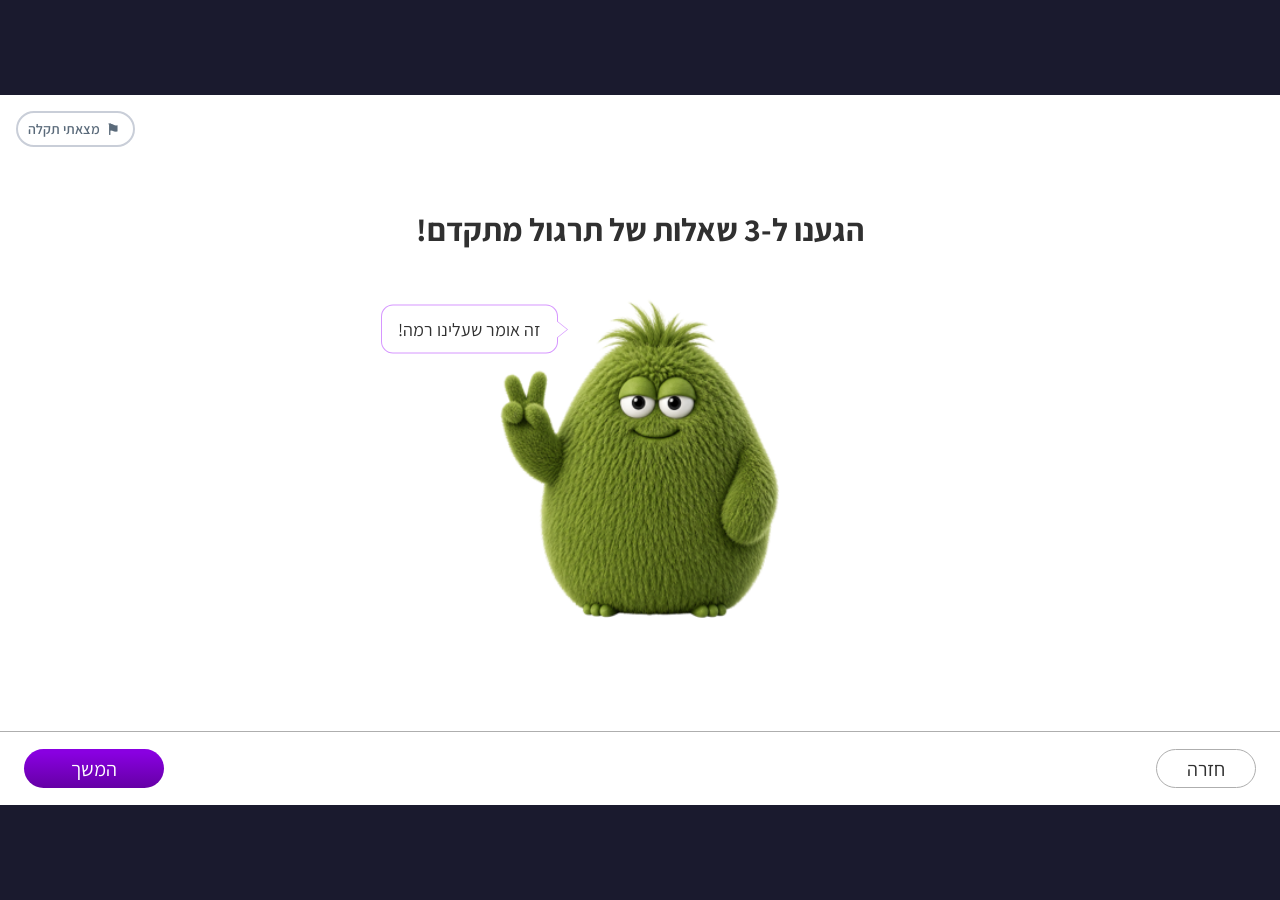
<file: methodica-math-scale-01-main/learning-demo/methodica-math-scale-01-04/index.html>
<!DOCTYPE html>
<html lang="he" dir="rtl">
<head>
  <meta charset="UTF-8">
  <meta name="viewport" content="width=device-width, initial-scale=1.0">
  <title>קנה מידה — לומדה</title>
  <link rel="stylesheet" href="styles.css">
</head>
<body>
  <div id="app">

    <!-- ═══════════════════════════════════════
         GLOBAL — Flag / Report Issue button
    ════════════════════════════════════════ -->
    <button class="flag-btn" id="flag-btn" onclick="openReportModal()" aria-label="דיווח על בעיה">
      <span class="flag-icon" aria-hidden="true">⚑</span>
      <span class="flag-label">מצאתי תקלה</span>
    </button>
    <section class="screen active" data-screen="0" id="s0">

      <div class="s0-content">
        <p class="s25-text-large">הגענו ל-3 שאלות של תרגול מתקדם!</p>
        <img id="s36-char-img" src="./assets/images/Character1.png" alt="דמות מלווה" class="s6-char-img">
        <div class="s17-bubble s25-bubble s36-bubble">זה אומר שעלינו רמה!</div>
      </div>

      <div class="bottom-bar s3-bottom-bar">
        <button class="btn-back-s3" type="button" onclick="goTo(35)">חזרה</button>
        <button class="btn-continue" id="s36-continue" type="button" onclick="goTo(1)">המשך</button>
      </div>

    </section>

    <section class="screen" data-screen="1" id="s1">

      <!-- Progress: 3 questions, Q1 active -->
      <div class="s18-nav" dir="rtl">
        <div class="s18-nav-item">
          <div class="s18-nav-icon s18-nav-icon--active"></div>
          <div class="s18-nav-label s18-nav-label--on">1</div>
        </div>
        <div class="s18-nav-line"></div>
        <div class="s18-nav-item">
          <div class="s18-nav-icon s18-nav-icon--off"></div>
          <div class="s18-nav-label s18-nav-label--off">2</div>
        </div>
        <div class="s18-nav-line"></div>
        <div class="s18-nav-item">
          <div class="s18-nav-icon s18-nav-icon--off"></div>
          <div class="s18-nav-label s18-nav-label--off">3</div>
        </div>
      </div>

      <div class="s18-question">
        <div class="s18-q-layout">

          <!-- RIGHT: question text + options -->
          <div class="s18-q-right">
            <div class="s18-q-inner">
              <div class="s18-q-text-wrap">
                <div class="s18-q-text">
                  בורג' ח'ליפה הוא גורד שחקים בעיר דובאי שבאיחוד האמירויות.<br>
                  זהו הסמל המוכר ביותר של דובאי, ואחד המבנים המפורסמים בעולם.<br>
                  גובהו של המגדל 828.8 מטרים, והוא מחזיק בשיא גינס כמגדל הגבוה בעולם.<br>
                  במסגרת חוג ציור, ירדן רוצה לצייר תרשים של המגדל על גבי דף שאורכו 29.7 ס"מ.<br>
                  <strong>מהו קנה המידה הגדול ביותר שיאפשר למגדל "להיכנס" במלואו לדף?</strong>
                </div>
              </div>
              <div class="s5-answers" role="group" aria-label="אפשרויות תשובה">
                <button class="s5-opt" data-index="0" type="button" onclick="s37Select(0)">
                  <span class="s5-opt-circle"></span>
                  <span class="s5-opt-text">30 : 1</span>
                </button>
                <button class="s5-opt" data-index="1" type="button" onclick="s37Select(1)">
                  <span class="s5-opt-circle"></span>
                  <span class="s5-opt-text">300 : 1</span>
                </button>
                <button class="s5-opt" data-index="2" type="button" onclick="s37Select(2)">
                  <span class="s5-opt-circle"></span>
                  <span class="s5-opt-text">3,000 : 1</span>
                </button>
                <button class="s5-opt" data-index="3" type="button" onclick="s37Select(3)">
                  <span class="s5-opt-circle"></span>
                  <span class="s5-opt-text">30,000 : 1</span>
                </button>
              </div>
            </div>
          </div>

          <!-- LEFT: Burj Khalifa image -->
          <div class="s18-q-left">
            <img class="s18-console-img" src="./assets/images/Borge Halifa.jpg" alt="בורג' ח'ליפה">
          </div>

        </div>
      </div>

      <!-- Feedback -->
      <div class="s5-inline-feedback s18-feedback-bar" id="s37-feedback" hidden>
        <div class="s5-fb-icon" id="s37-fb-icon"></div>
        <div class="s5-fb-text">
          <span class="s5-fb-bold" id="s37-fb-bold"></span>
          <span class="s5-fb-regular" id="s37-fb-regular"></span>
        </div>
      </div>

      <!-- Hint popup -->
      <div class="s16-hint-popup" id="s37-hint-popup" hidden>
        <div class="s16-hint-popup-header">
          <svg width="48" height="56" viewBox="0 0 48 56" fill="none" xmlns="http://www.w3.org/2000/svg" aria-hidden="true">
            <path fill-rule="evenodd" clip-rule="evenodd" d="M24 2C15.16 2 8 9.16 8 18C8 23.52 10.78 28.38 15 31.34L16 31.98V40C16 41.1 16.9 42 18 42H30C31.1 42 32 41.1 32 40V31.98L33 31.34C37.22 28.38 40 23.52 40 18C40 9.16 32.84 2 24 2Z" fill="white"/>
            <rect x="17" y="43" width="14" height="3.5" rx="1.75" fill="white"/>
            <rect x="19" y="47.5" width="10" height="3.5" rx="1.75" fill="white"/>
            <rect x="21" y="52" width="6" height="3" rx="1.5" fill="white"/>
          </svg>
          <div class="s16-hint-popup-title">רמז</div>
        </div>
        <div class="s16-hint-popup-text">לפני שתבחרו קנה מידה, בדקו מהו הגובה של המגדל בס"מ, ומהו האורך המרבי שיכול "להיכנס" על הדף.</div>
        <button class="s16-hint-popup-close" type="button" onclick="s37CloseHint()">חזרה לשאלה</button>
      </div>

      <!-- Bottom bar -->
      <div class="bottom-bar s3-bottom-bar">
        <button class="btn-back-s3" type="button" onclick="goTo(0)">חזרה</button>
        <div class="s16-hint-continue-group">
          <button class="s16-hint-btn" type="button" id="s37-hint-btn" onclick="s37ToggleHint()" hidden>
            <svg width="22" height="26" viewBox="0 0 22 26" fill="none" xmlns="http://www.w3.org/2000/svg" aria-hidden="true">
              <path fill-rule="evenodd" clip-rule="evenodd" d="M11 1C6.58 1 3 4.58 3 9C3 11.76 4.39 14.19 7 15.67L7.5 15.97V19C7.5 19.55 7.95 20 8.5 20H13.5C14.05 20 14.5 19.55 14.5 19V15.97L15 15.67C17.61 14.19 19 11.76 19 9C19 4.58 15.42 1 11 1Z" fill="#a51cff75"/>
              <rect x="8" y="20.5" width="6" height="1.5" rx="0.75" fill="#a51cff75"/>
              <rect x="8.75" y="22.5" width="4.5" height="1.5" rx="0.75" fill="#a51cff75"/>
              <rect x="9.5" y="24.5" width="3" height="1.25" rx="0.625" fill="#a51cff75"/>
            </svg>
            אפשר רמז?
          </button>
          <button class="btn-continue" id="s37-continue" type="button" disabled onclick="s37Submit()">צדקתי?</button>
        </div>
      </div>

    </section>

    <section class="screen" data-screen="2" id="s2">

      <!-- Progress: 3 questions, Q1 done, Q2 active, Q3 off -->
      <div class="s18-nav" dir="rtl">
        <div class="s18-nav-item">
          <div class="s18-nav-icon s18-nav-icon--done"></div>
          <div class="s18-nav-label s18-nav-label--on">1</div>
        </div>
        <div class="s18-nav-line s18-nav-line--done"></div>
        <div class="s18-nav-item">
          <div class="s18-nav-icon s18-nav-icon--active"></div>
          <div class="s18-nav-label s18-nav-label--on">2</div>
        </div>
        <div class="s18-nav-line"></div>
        <div class="s18-nav-item">
          <div class="s18-nav-icon s18-nav-icon--off"></div>
          <div class="s18-nav-label s18-nav-label--off">3</div>
        </div>
      </div>

      <div class="s18-question">
        <div class="s18-q-layout">

          <!-- RIGHT: question text + options -->
          <div class="s18-q-right">
            <div class="s18-q-inner">
              <div class="s18-q-text-wrap">
                <div class="s18-q-text">
                  יובל מצלם דגם של חללית המיועד לצילומי סרט מדע בדיוני.<br>
                  קנה המידה של התמונה שצילם הוא 1:300.<br>
                  יובל לוחץ פעם אחת על כפתור זום המגדיל את התמונה פי 2,<br>
                  ופעם אחת על כפתור זום המגדיל את התמונה פי 3.<br>
                  <strong>א. מהו קנה המידה החדש של התמונה על המסך?</strong>
                </div>
              </div>
              <div class="s5-answers" role="group" aria-label="אפשרויות תשובה">
                <button class="s5-opt" data-index="0" type="button" onclick="s38Select(0)">
                  <span class="s5-opt-circle"></span>
                  <span class="s5-opt-text">50 : 1</span>
                </button>
                <button class="s5-opt" data-index="1" type="button" onclick="s38Select(1)">
                  <span class="s5-opt-circle"></span>
                  <span class="s5-opt-text">100 : 1</span>
                </button>
                <button class="s5-opt" data-index="2" type="button" onclick="s38Select(2)">
                  <span class="s5-opt-circle"></span>
                  <span class="s5-opt-text">501 : 1</span>
                </button>
                <button class="s5-opt" data-index="3" type="button" onclick="s38Select(3)">
                  <span class="s5-opt-circle"></span>
                  <span class="s5-opt-text">1,800 : 1</span>
                </button>
              </div>
            </div>
          </div>

          <!-- LEFT: airplane image -->
          <div class="s18-q-left">
            <img class="s18-console-img" src="./assets/images/Airplane.png" alt="חללית">
          </div>

        </div>
      </div>

      <!-- Feedback -->
      <div class="s5-inline-feedback s18-feedback-bar" id="s38-feedback" hidden>
        <div class="s5-fb-icon" id="s38-fb-icon"></div>
        <div class="s5-fb-text">
          <span class="s5-fb-bold" id="s38-fb-bold"></span>
          <span class="s5-fb-regular" id="s38-fb-regular"></span>
        </div>
      </div>

      <!-- Hint popup -->
      <div class="s16-hint-popup" id="s38-hint-popup" hidden>
        <div class="s16-hint-popup-header">
          <svg width="48" height="56" viewBox="0 0 48 56" fill="none" xmlns="http://www.w3.org/2000/svg" aria-hidden="true">
            <path fill-rule="evenodd" clip-rule="evenodd" d="M24 2C15.16 2 8 9.16 8 18C8 23.52 10.78 28.38 15 31.34L16 31.98V40C16 41.1 16.9 42 18 42H30C31.1 42 32 41.1 32 40V31.98L33 31.34C37.22 28.38 40 23.52 40 18C40 9.16 32.84 2 24 2Z" fill="white"/>
            <rect x="17" y="43" width="14" height="3.5" rx="1.75" fill="white"/>
            <rect x="19" y="47.5" width="10" height="3.5" rx="1.75" fill="white"/>
            <rect x="21" y="52" width="6" height="3" rx="1.5" fill="white"/>
          </svg>
          <div class="s16-hint-popup-title">רמז</div>
        </div>
        <div class="s16-hint-popup-text">אחרי הזום, אותו הדגם מוגדל בתמונה.<br>האם כל ס"מ בתמונה מייצג במציאות אורך גדול יותר או קטן יותר?</div>
        <button class="s16-hint-popup-close" type="button" onclick="s38CloseHint()">חזרה לשאלה</button>
      </div>

      <!-- Bottom bar -->
      <div class="bottom-bar s3-bottom-bar">
        <button class="btn-back-s3" type="button" onclick="goTo(1)">חזרה</button>
        <div class="s16-hint-continue-group">
          <button class="s16-hint-btn" type="button" id="s38-hint-btn" onclick="s38ToggleHint()" hidden>
            <svg width="22" height="26" viewBox="0 0 22 26" fill="none" xmlns="http://www.w3.org/2000/svg" aria-hidden="true">
              <path fill-rule="evenodd" clip-rule="evenodd" d="M11 1C6.58 1 3 4.58 3 9C3 11.76 4.39 14.19 7 15.67L7.5 15.97V19C7.5 19.55 7.95 20 8.5 20H13.5C14.05 20 14.5 19.55 14.5 19V15.97L15 15.67C17.61 14.19 19 11.76 19 9C19 4.58 15.42 1 11 1Z" fill="#a51cff75"/>
              <rect x="8" y="20.5" width="6" height="1.5" rx="0.75" fill="#a51cff75"/>
              <rect x="8.75" y="22.5" width="4.5" height="1.5" rx="0.75" fill="#a51cff75"/>
              <rect x="9.5" y="24.5" width="3" height="1.25" rx="0.625" fill="#a51cff75"/>
            </svg>
            אפשר רמז?
          </button>
          <button class="btn-continue" id="s38-continue" type="button" disabled onclick="s38Submit()">צדקתי?</button>
        </div>
      </div>

    </section>

    <section class="screen" data-screen="3" id="s3">

      <!-- Nav: Q1 done | Q2 active | Q3 off -->
      <div class="s18-nav" dir="rtl">
        <div class="s18-nav-item">
          <div class="s18-nav-icon s18-nav-icon--done"></div>
          <div class="s18-nav-label s18-nav-label--on">1</div>
        </div>
        <div class="s18-nav-line s18-nav-line--done"></div>
        <div class="s18-nav-item">
          <div class="s18-nav-icon s18-nav-icon--active"></div>
          <div class="s18-nav-label s18-nav-label--on">2</div>
        </div>
        <div class="s18-nav-line"></div>
        <div class="s18-nav-item">
          <div class="s18-nav-icon s18-nav-icon--off"></div>
          <div class="s18-nav-label s18-nav-label--off">3</div>
        </div>
      </div>

      <!-- Question text — same position/size as other screens -->
      <div class="s39-qtext">
        אורכה של החללית במציאות הוא 12 מטרים וגובהה 6 מטרים.<br>
        יובל מצלם את דגם החללית בקנה המידה שחישבתם בסעיף הקודם (1:50).<br>
        ליאור מצלמת את אותו הדגם בקנה מידה של 1:20.<br>
        <strong>ב. גררו מהמחסן את מידות החללית שיופיעו בתמונה של כל אחד מהם:</strong>
      </div>

      <!-- Main DnD content -->
      <div class="s39-main">

        <!-- Two columns: ליאור (right in RTL) | יובל (left) -->
        <div class="s39-cols">

          <!-- RIGHT: ליאור + Airplane Zoom -->
          <div class="s39-col">
            <div class="s39-col-name">התמונה של ליאור:</div>
            <img class="s39-col-img" src="./assets/images/Airplane Zoom.png" alt="תמונת זום של ליאור">
            <div class="s39-targets-grid">
              <div class="s39-target-row">
                <span class="s39-tlabel">אורך:</span>
                <div class="s39-target" id="target-lior-orech"
                     ondragover="ddqDragOver(event,'target-lior-orech')"
                     ondragleave="ddqDragLeave(event,'target-lior-orech')"
                     ondrop="ddqDrop(event,'target-lior-orech')"></div>
                <span class="s39-unit">ס״מ</span>
              </div>
              <div class="s39-target-row">
                <span class="s39-tlabel">גובה:</span>
                <div class="s39-target" id="target-lior-gova"
                     ondragover="ddqDragOver(event,'target-lior-gova')"
                     ondragleave="ddqDragLeave(event,'target-lior-gova')"
                     ondrop="ddqDrop(event,'target-lior-gova')"></div>
                <span class="s39-unit">ס״מ</span>
              </div>
            </div>
          </div>

          <!-- LEFT: יובל + Airplane -->
          <div class="s39-col">
            <div class="s39-col-name">התמונה של יובל:</div>
            <img class="s39-col-img" src="./assets/images/Airplane.png" alt="תמונת יובל">
            <div class="s39-targets-grid">
              <div class="s39-target-row">
                <span class="s39-tlabel">אורך:</span>
                <div class="s39-target" id="target-yuval-orech"
                     ondragover="ddqDragOver(event,'target-yuval-orech')"
                     ondragleave="ddqDragLeave(event,'target-yuval-orech')"
                     ondrop="ddqDrop(event,'target-yuval-orech')"></div>
                <span class="s39-unit">ס״מ</span>
              </div>
              <div class="s39-target-row">
                <span class="s39-tlabel">גובה:</span>
                <div class="s39-target" id="target-yuval-gova"
                     ondragover="ddqDragOver(event,'target-yuval-gova')"
                     ondragleave="ddqDragLeave(event,'target-yuval-gova')"
                     ondrop="ddqDrop(event,'target-yuval-gova')"></div>
                <span class="s39-unit">ס״מ</span>
              </div>
            </div>
          </div>

        </div><!-- /.s39-cols -->

        <!-- Source tray (drag bank) -->
        <div class="ddq-source" id="ddq-source">
          <div class="ddq-source-slot" id="slot-drag-6">
            <div class="ddq-num-chip" id="drag-6" draggable="true"
                 ondragstart="ddqDragStart(event,'drag-6')" ondragend="ddqDragEnd(event)">6</div>
          </div>
          <div class="ddq-source-slot" id="slot-drag-12">
            <div class="ddq-num-chip" id="drag-12" draggable="true"
                 ondragstart="ddqDragStart(event,'drag-12')" ondragend="ddqDragEnd(event)">12</div>
          </div>
          <div class="ddq-source-slot" id="slot-drag-15">
            <div class="ddq-num-chip" id="drag-15" draggable="true"
                 ondragstart="ddqDragStart(event,'drag-15')" ondragend="ddqDragEnd(event)">15</div>
          </div>
          <div class="ddq-source-slot" id="slot-drag-24">
            <div class="ddq-num-chip" id="drag-24" draggable="true"
                 ondragstart="ddqDragStart(event,'drag-24')" ondragend="ddqDragEnd(event)">24</div>
          </div>
          <div class="ddq-source-slot" id="slot-drag-30">
            <div class="ddq-num-chip" id="drag-30" draggable="true"
                 ondragstart="ddqDragStart(event,'drag-30')" ondragend="ddqDragEnd(event)">30</div>
          </div>
          <div class="ddq-source-slot" id="slot-drag-48">
            <div class="ddq-num-chip" id="drag-48" draggable="true"
                 ondragstart="ddqDragStart(event,'drag-48')" ondragend="ddqDragEnd(event)">48</div>
          </div>
          <div class="ddq-source-slot" id="slot-drag-60">
            <div class="ddq-num-chip" id="drag-60" draggable="true"
                 ondragstart="ddqDragStart(event,'drag-60')" ondragend="ddqDragEnd(event)">60</div>
          </div>
        </div><!-- /.ddq-source -->

      </div><!-- /.s39-main -->

      <!-- Inline feedback bar -->
      <div class="s5-inline-feedback s18-feedback-bar" id="s39-feedback" hidden>
        <div class="s5-fb-icon" id="s39-fb-icon"></div>
        <div class="s5-fb-text">
          <span class="s5-fb-bold" id="s39-fb-bold"></span>
          <span class="s5-fb-regular" id="s39-fb-regular"></span>
        </div>
      </div>

      <!-- Hint popup -->
      <div class="s16-hint-popup" id="s39-hint-popup" hidden>
        <div class="s16-hint-popup-header">
          <svg width="48" height="56" viewBox="0 0 48 56" fill="none" xmlns="http://www.w3.org/2000/svg" aria-hidden="true">
            <path fill-rule="evenodd" clip-rule="evenodd" d="M24 2C15.16 2 8 9.16 8 18C8 23.52 10.78 28.38 15 31.34L16 31.98V40C16 41.1 16.9 42 18 42H30C31.1 42 32 41.1 32 40V31.98L33 31.34C37.22 28.38 40 23.52 40 18C40 9.16 32.84 2 24 2Z" fill="white"/>
            <rect x="17" y="43" width="14" height="3.5" rx="1.75" fill="white"/>
            <rect x="19" y="47.5" width="10" height="3.5" rx="1.75" fill="white"/>
            <rect x="21" y="52" width="6" height="3" rx="1.5" fill="white"/>
          </svg>
          <div class="s16-hint-popup-title">רמז</div>
        </div>
        <div class="s16-hint-popup-text">אחרי הזום, אותו הדגם מוגדל בתמונה.<br>האם כל ס״מ בתמונה מייצג במציאות אורך גדול יותר או קטן יותר?</div>
        <button class="s16-hint-popup-close" type="button" onclick="ddqCloseHint()">חזרה לשאלה</button>
      </div>

      <!-- Bottom bar -->
      <div class="bottom-bar s3-bottom-bar">
        <button class="btn-back-s3" type="button" onclick="goTo(2)">חזרה</button>
        <div class="s16-hint-continue-group">
          <button class="s16-hint-btn" type="button" id="s39-hint-btn" onclick="ddqToggleHint()" hidden>
            <svg width="22" height="26" viewBox="0 0 22 26" fill="none" xmlns="http://www.w3.org/2000/svg" aria-hidden="true">
              <path fill-rule="evenodd" clip-rule="evenodd" d="M11 1C6.58 1 3 4.58 3 9C3 11.76 4.39 14.19 7 15.67L7.5 15.97V19C7.5 19.55 7.95 20 8.5 20H13.5C14.05 20 14.5 19.55 14.5 19V15.97L15 15.67C17.61 14.19 19 11.76 19 9C19 4.58 15.42 1 11 1Z" fill="#a51cff75"/>
              <rect x="8" y="20.5" width="6" height="1.5" rx="0.75" fill="#a51cff75"/>
              <rect x="8.75" y="22.5" width="4.5" height="1.5" rx="0.75" fill="#a51cff75"/>
              <rect x="9.5" y="24.5" width="3" height="1.25" rx="0.625" fill="#a51cff75"/>
            </svg>
            אפשר רמז?
          </button>
          <button class="btn-continue" id="ddq-check" type="button" disabled onclick="ddqCheck()">צדקתי?</button>
        </div>
      </div>

    </section>

    <section class="screen" data-screen="4" id="s4">

      <!-- Nav: Q1 done | Q2 done | Q3 active -->
      <div class="s18-nav" dir="rtl">
        <div class="s18-nav-item">
          <div class="s18-nav-icon s18-nav-icon--done"></div>
          <div class="s18-nav-label s18-nav-label--on">1</div>
        </div>
        <div class="s18-nav-line s18-nav-line--done"></div>
        <div class="s18-nav-item">
          <div class="s18-nav-icon s18-nav-icon--done"></div>
          <div class="s18-nav-label s18-nav-label--on">2</div>
        </div>
        <div class="s18-nav-line s18-nav-line--done"></div>
        <div class="s18-nav-item">
          <div class="s18-nav-icon s18-nav-icon--active"></div>
          <div class="s18-nav-label s18-nav-label--on">3</div>
        </div>
      </div>

      <div class="s18-question">
        <div class="s18-q-layout">

          <!-- RIGHT: question text + input row -->
          <div class="s18-q-right">
            <div class="s18-q-inner">
              <div class="s18-q-text-wrap">
                <div class="s18-q-text">
                  עיריית גני שלום מקימה פסטיבל גיימינג בפארק, הנה תמונת ההדמייה שלו. ביציאה ממתחם ה-VR (מציאות מדומה), יש שביל ישר שאורכו בתמונה 12 ס"מ.<br>
                  מנהל הבטיחות רוצה להציב עמדת עזרה ראשונה בדיוק ב-1/4 הדרך מתחילת השביל. קנה המידה של התמונה הוא 1:200.<br>
                  <strong>א. באיזה מרחק (במטרים) מתחילת השביל תוצב העמדה במציאות?</strong>
                </div>
              </div>
              <div class="s18-fill-row">
                <span class="s18-fill-text">הקלידו את התשובה:</span>
                <input class="s18-answer-box" id="s40-answer-input" type="text" inputmode="numeric" dir="rtl" oninput="s40OnInput()">
                <span class="s18-fill-text">מטרים</span>
              </div>
            </div>
          </div>

          <!-- LEFT: gaming festival image -->
          <div class="s18-q-left">
            <img class="s18-console-img" src="./assets/images/Gaming Festival.png" alt="הדמיית פסטיבל גיימינג">
          </div>

        </div>
      </div>

      <!-- Inline feedback bar -->
      <div class="s5-inline-feedback s18-feedback-bar" id="s40-feedback" hidden>
        <div class="s5-fb-icon" id="s40-fb-icon"></div>
        <div class="s5-fb-text">
          <span class="s5-fb-bold" id="s40-fb-bold"></span>
          <span class="s5-fb-regular" id="s40-fb-regular"></span>
        </div>
      </div>

      <!-- Hint popup -->
      <div class="s16-hint-popup" id="s40-hint-popup" hidden>
        <div class="s16-hint-popup-header">
          <svg width="48" height="56" viewBox="0 0 48 56" fill="none" xmlns="http://www.w3.org/2000/svg" aria-hidden="true">
            <path fill-rule="evenodd" clip-rule="evenodd" d="M24 2C15.16 2 8 9.16 8 18C8 23.52 10.78 28.38 15 31.34L16 31.98V40C16 41.1 16.9 42 18 42H30C31.1 42 32 41.1 32 40V31.98L33 31.34C37.22 28.38 40 23.52 40 18C40 9.16 32.84 2 24 2Z" fill="white"/>
            <rect x="17" y="43" width="14" height="3.5" rx="1.75" fill="white"/>
            <rect x="19" y="47.5" width="10" height="3.5" rx="1.75" fill="white"/>
            <rect x="21" y="52" width="6" height="3" rx="1.5" fill="white"/>
          </svg>
          <div class="s16-hint-popup-title">רמז</div>
        </div>
        <div class="s16-hint-popup-text">חשבו מהו אורך השביל במציאות, ואז התמקדו במיקום המבוקש.</div>
        <button class="s16-hint-popup-close" type="button" onclick="s40CloseHint()">חזרה לשאלה</button>
      </div>

      <!-- Bottom bar -->
      <div class="bottom-bar s3-bottom-bar">
        <button class="btn-back-s3" type="button" onclick="goTo(3)">חזרה</button>
        <div class="s16-hint-continue-group">
          <button class="s16-hint-btn" type="button" id="s40-hint-btn" onclick="s40ToggleHint()" hidden>
            <svg width="22" height="26" viewBox="0 0 22 26" fill="none" xmlns="http://www.w3.org/2000/svg" aria-hidden="true">
              <path fill-rule="evenodd" clip-rule="evenodd" d="M11 1C6.58 1 3 4.58 3 9C3 11.76 4.39 14.19 7 15.67L7.5 15.97V19C7.5 19.55 7.95 20 8.5 20H13.5C14.05 20 14.5 19.55 14.5 19V15.97L15 15.67C17.61 14.19 19 11.76 19 9C19 4.58 15.42 1 11 1Z" fill="#a51cff75"/>
              <rect x="8" y="20.5" width="6" height="1.5" rx="0.75" fill="#a51cff75"/>
              <rect x="8.75" y="22.5" width="4.5" height="1.5" rx="0.75" fill="#a51cff75"/>
              <rect x="9.5" y="24.5" width="3" height="1.25" rx="0.625" fill="#a51cff75"/>
            </svg>
            אפשר רמז?
          </button>
          <button class="btn-continue" id="s40-check" type="button" disabled onclick="s40Check()">צדקתי?</button>
        </div>
      </div>

    </section>

    <section class="screen" data-screen="5" id="s5">

      <!-- Nav: Q1 done | Q2 done | Q3 active -->
      <div class="s18-nav" dir="rtl">
        <div class="s18-nav-item">
          <div class="s18-nav-icon s18-nav-icon--done"></div>
          <div class="s18-nav-label s18-nav-label--on">1</div>
        </div>
        <div class="s18-nav-line s18-nav-line--done"></div>
        <div class="s18-nav-item">
          <div class="s18-nav-icon s18-nav-icon--done"></div>
          <div class="s18-nav-label s18-nav-label--on">2</div>
        </div>
        <div class="s18-nav-line s18-nav-line--done"></div>
        <div class="s18-nav-item">
          <div class="s18-nav-icon s18-nav-icon--active"></div>
          <div class="s18-nav-label s18-nav-label--on">3</div>
        </div>
      </div>

      <!-- Draggable ruler (overlaps image area) -->
      <img id="s41-ruler" class="s18-ruler" src="./assets/images/Ruller.png" alt="סרגל"
           onmousedown="s41RulerDown(event)">

      <div class="s18-question">
        <div class="s18-q-layout">

          <!-- RIGHT: question text + MCQ options -->
          <div class="s18-q-right">
            <div class="s18-q-inner">
              <div class="s18-q-text-wrap">
                <div class="s18-q-text">
                  מדדו בעזרת הסרגל את צלע הריבוע של מתחם ה-VR.<br>
                  <strong>ב. מהו שטח המתחם במציאות?</strong>
                </div>
              </div>
              <div class="s5-answers" role="group" aria-label="אפשרויות תשובה">
                <button class="s5-opt" data-index="0" type="button" onclick="s41Select(0)">
                  <span class="s5-opt-circle"></span>
                  <span class="s5-opt-text">8 מ"ר</span>
                </button>
                <button class="s5-opt" data-index="1" type="button" onclick="s41Select(1)">
                  <span class="s5-opt-circle"></span>
                  <span class="s5-opt-text">16 מ"ר</span>
                </button>
                <button class="s5-opt" data-index="2" type="button" onclick="s41Select(2)">
                  <span class="s5-opt-circle"></span>
                  <span class="s5-opt-text">32 מ"ר</span>
                </button>
                <button class="s5-opt" data-index="3" type="button" onclick="s41Select(3)">
                  <span class="s5-opt-circle"></span>
                  <span class="s5-opt-text">64 מ"ר</span>
                </button>
              </div>
            </div>
          </div>

          <!-- LEFT: gaming room image -->
          <div class="s18-q-left">
            <img class="s18-console-img" src="./assets/images/Gaming Room.png" alt="מתחם VR">
          </div>

        </div>
      </div>

      <!-- Inline feedback bar -->
      <div class="s5-inline-feedback s18-feedback-bar" id="s41-feedback" hidden>
        <div class="s5-fb-icon" id="s41-fb-icon"></div>
        <div class="s5-fb-text">
          <span class="s5-fb-bold" id="s41-fb-bold"></span>
          <span class="s5-fb-regular" id="s41-fb-regular"></span>
        </div>
      </div>

      <!-- Hint popup -->
      <div class="s16-hint-popup" id="s41-hint-popup" hidden>
        <div class="s16-hint-popup-header">
          <svg width="48" height="56" viewBox="0 0 48 56" fill="none" xmlns="http://www.w3.org/2000/svg" aria-hidden="true">
            <path fill-rule="evenodd" clip-rule="evenodd" d="M24 2C15.16 2 8 9.16 8 18C8 23.52 10.78 28.38 15 31.34L16 31.98V40C16 41.1 16.9 42 18 42H30C31.1 42 32 41.1 32 40V31.98L33 31.34C37.22 28.38 40 23.52 40 18C40 9.16 32.84 2 24 2Z" fill="white"/>
            <rect x="17" y="43" width="14" height="3.5" rx="1.75" fill="white"/>
            <rect x="19" y="47.5" width="10" height="3.5" rx="1.75" fill="white"/>
            <rect x="21" y="52" width="6" height="3" rx="1.5" fill="white"/>
          </svg>
          <div class="s16-hint-popup-title">רמז</div>
        </div>
        <div class="s16-hint-popup-text">קנה המידה עוזר לעבור בין אורכים.<br>כשעוסקים בשטח, האם מספיק להתייחס לאורך אחד בלבד?</div>
        <button class="s16-hint-popup-close" type="button" onclick="s41CloseHint()">חזרה לשאלה</button>
      </div>

      <!-- Bottom bar -->
      <div class="bottom-bar s3-bottom-bar">
        <button class="btn-back-s3" type="button" onclick="goTo(4)">חזרה</button>
        <div class="s16-hint-continue-group">
          <button class="s16-hint-btn" type="button" id="s41-hint-btn" onclick="s41ToggleHint()" hidden>
            <svg width="22" height="26" viewBox="0 0 22 26" fill="none" xmlns="http://www.w3.org/2000/svg" aria-hidden="true">
              <path fill-rule="evenodd" clip-rule="evenodd" d="M11 1C6.58 1 3 4.58 3 9C3 11.76 4.39 14.19 7 15.67L7.5 15.97V19C7.5 19.55 7.95 20 8.5 20H13.5C14.05 20 14.5 19.55 14.5 19V15.97L15 15.67C17.61 14.19 19 11.76 19 9C19 4.58 15.42 1 11 1Z" fill="#a51cff75"/>
              <rect x="8" y="20.5" width="6" height="1.5" rx="0.75" fill="#a51cff75"/>
              <rect x="8.75" y="22.5" width="4.5" height="1.5" rx="0.75" fill="#a51cff75"/>
              <rect x="9.5" y="24.5" width="3" height="1.25" rx="0.625" fill="#a51cff75"/>
            </svg>
            אפשר רמז?
          </button>
          <button class="btn-continue" id="s41-continue" type="button" disabled onclick="s41Submit()">צדקתי?</button>
        </div>
      </div>

    </section>

    <section class="screen" data-screen="6" id="s6">

      <!-- Nav: Q1 done | Q2 done | Q3 active -->
      <div class="s18-nav" dir="rtl">
        <div class="s18-nav-item">
          <div class="s18-nav-icon s18-nav-icon--done"></div>
          <div class="s18-nav-label s18-nav-label--on">1</div>
        </div>
        <div class="s18-nav-line s18-nav-line--done"></div>
        <div class="s18-nav-item">
          <div class="s18-nav-icon s18-nav-icon--done"></div>
          <div class="s18-nav-label s18-nav-label--on">2</div>
        </div>
        <div class="s18-nav-line s18-nav-line--done"></div>
        <div class="s18-nav-item">
          <div class="s18-nav-icon s18-nav-icon--active"></div>
          <div class="s18-nav-label s18-nav-label--on">3</div>
        </div>
      </div>

      <div class="s18-question">
        <div class="s18-q-layout">

          <!-- RIGHT: question text + input row -->
          <div class="s18-q-right">
            <div class="s18-q-inner">
              <div class="s18-q-text-wrap">
                <div class="s18-q-text">
                  כדי לשחק בבטחה, כל שחקן בעמדת ה-VR חייב לקבל שטח פנוי משלו בגודל של 4 מ"ר. גילינו ששטח המתחם במציאות הוא 64 מ"ר.<br>
                  <strong>ג. חשבו כמה עמדות משחק אפשר להקים בתוך מתחם ה-VR.</strong>
                </div>
              </div>
              <div class="s18-fill-row">
                <span class="s18-fill-text">הקלידו את התשובה:</span>
                <input class="s18-answer-box" id="s42-answer-input" type="text" inputmode="numeric" dir="rtl" oninput="s42OnInput()">
                <span class="s18-fill-text">מטרים</span>
              </div>
            </div>
          </div>

          <!-- LEFT: gaming room image (same as screen 41) -->
          <div class="s18-q-left">
            <img class="s18-console-img" src="./assets/images/Gaming Room.png" alt="תמונת מתחם ה-VR">
          </div>

        </div>
      </div>

      <!-- Inline feedback bar -->
      <div class="s5-inline-feedback s18-feedback-bar" id="s42-feedback" hidden>
        <div class="s5-fb-icon" id="s42-fb-icon"></div>
        <div class="s5-fb-text">
          <span class="s5-fb-bold" id="s42-fb-bold"></span>
          <span class="s5-fb-regular" id="s42-fb-regular"></span>
        </div>
      </div>

      <!-- Hint popup -->
      <div class="s16-hint-popup" id="s42-hint-popup" hidden>
        <div class="s16-hint-popup-header">
          <svg width="48" height="56" viewBox="0 0 48 56" fill="none" xmlns="http://www.w3.org/2000/svg" aria-hidden="true">
            <path fill-rule="evenodd" clip-rule="evenodd" d="M24 2C15.16 2 8 9.16 8 18C8 23.52 10.78 28.38 15 31.34L16 31.98V40C16 41.1 16.9 42 18 42H30C31.1 42 32 41.1 32 40V31.98L33 31.34C37.22 28.38 40 23.52 40 18C40 9.16 32.84 2 24 2Z" fill="white"/>
            <rect x="17" y="43" width="14" height="3.5" rx="1.75" fill="white"/>
            <rect x="19" y="47.5" width="10" height="3.5" rx="1.75" fill="white"/>
            <rect x="21" y="52" width="6" height="3" rx="1.5" fill="white"/>
          </svg>
          <div class="s16-hint-popup-title">רמז</div>
        </div>
        <div class="s16-hint-popup-text">גילינו מהו שטח מתחם ה-VR.<br>עכשיו חשבו כמה עמדות של 4 מ״ר אפשר להכניס בשטח הזה.</div>
        <button class="s16-hint-popup-close" type="button" onclick="s42CloseHint()">חזרה לשאלה</button>
      </div>

      <!-- Bottom bar -->
      <div class="bottom-bar s3-bottom-bar">
        <button class="btn-back-s3" type="button" onclick="goTo(5)">חזרה</button>
        <div class="s16-hint-continue-group">
          <button class="s16-hint-btn" type="button" id="s42-hint-btn" onclick="s42ToggleHint()" hidden>
            <svg width="22" height="26" viewBox="0 0 22 26" fill="none" xmlns="http://www.w3.org/2000/svg" aria-hidden="true">
              <path fill-rule="evenodd" clip-rule="evenodd" d="M11 1C6.58 1 3 4.58 3 9C3 11.76 4.39 14.19 7 15.67L7.5 15.97V19C7.5 19.55 7.95 20 8.5 20H13.5C14.05 20 14.5 19.55 14.5 19V15.97L15 15.67C17.61 14.19 19 11.76 19 9C19 4.58 15.42 1 11 1Z" fill="#a51cff75"/>
              <rect x="8" y="20.5" width="6" height="1.5" rx="0.75" fill="#a51cff75"/>
              <rect x="8.75" y="22.5" width="4.5" height="1.5" rx="0.75" fill="#a51cff75"/>
              <rect x="9.5" y="24.5" width="3" height="1.25" rx="0.625" fill="#a51cff75"/>
            </svg>
            אפשר רמז?
          </button>
          <button class="btn-continue" id="s42-check" type="button" disabled onclick="s42Check()">צדקתי?</button>
        </div>
      </div>

    </section>

    <section class="screen" data-screen="7" id="s7">

      <div class="s0-content">
        <p class="s25-text-small">כל הכבוד!</p>
        <p class="s25-text-small">הסתיים שלב התרגול.</p>
        <p class="s25-text-small">אם לא הצלחת לענות נכון על חלק מהשאלות, חשוב להבין מה עדיין לא ברור ולפנות לצ'אט או למורה להסבר נוסף.</p>
        <p class="s25-text-large">עכשיו מגיעה שאלת השיא</p>
        <p class="s25-text-small">יש בה 4 סעיפים. תצליחו ב – 3 לפחות וסיימנו את היחידה!</p>
        <img id="s43-char-img" src="./assets/images/Character1_workout.png" alt="דמות מלווה" class="s6-char-img">
      </div>

      <div class="bottom-bar s3-bottom-bar">
        <button class="btn-back-s3" type="button" onclick="goTo(6)">חזרה</button>
        <button class="btn-continue" type="button" onclick="goTo(8)">המשך</button>
      </div>

    </section>

    <section class="screen" data-screen="8" id="s8">

      <div class="s44-bg">
        <img src="./assets/images/Rescue team.png" alt="סיירת הרחפנים" class="s44-bg-img">
      </div>

      <div class="s44-content">
        <div class="s44-text-box">
          <p>סיירת הרחפנים הארצית הוקפצה לסייע באיתור מטיילים שאיבדו את דרכם בפארק הלאומי. הרחפן משדר למסך הטאבלט תצלומים בזמן אמת.</p>
          <p>עזרו לצוות בשטח לקבל החלטות מבוססות נתונים על סמך המפות וכלי המדידה.</p>
        </div>
      </div>

      <div class="bottom-bar s3-bottom-bar">
        <button class="btn-back-s3" type="button" onclick="goTo(7)">חזרה</button>
        <button class="btn-continue" type="button" onclick="goTo(9)">המשך</button>
      </div>

    </section>

    <section class="screen" data-screen="9" id="s9">

      <div class="s18-question">
        <div class="s18-q-layout">

          <!-- RIGHT: question text + input row -->
          <div class="s18-q-right">
            <div class="s18-q-inner">
              <div class="s18-q-text-wrap">
                <div class="s18-q-text">
                  א. הצוות התחיל במשימה.<br>
                  כדי לכייל את הרחפן צריך להגדיר את קנה המידה של המפה שעל המסך.<br>
                  במציאות, המרחק הישיר ממרכז המבקרים לאגם הוא 2 ק"מ.<br>
                  אורך אותו מסלול על המפה הוא 8 ס"מ.<br>
                  <strong>חשבו את קנה המידה המצומצם של המפה.</strong>
                </div>
              </div>
              <div class="s18-fill-row">
                <input class="s18-answer-box" id="s45-answer-input" type="text" inputmode="numeric" dir="rtl" oninput="s45OnInput()">
                <span class="s18-fill-text">:1</span>
              </div>
            </div>
          </div>

          <!-- LEFT: Area map image -->
          <div class="s18-q-left">
            <img class="s18-console-img" src="./assets/images/Area.png" alt="מפה של השטח">
          </div>

        </div>
      </div>

      <!-- Inline feedback bar -->
      <div class="s5-inline-feedback s18-feedback-bar" id="s45-feedback" hidden>
        <div class="s5-fb-icon" id="s45-fb-icon"></div>
        <div class="s5-fb-text">
          <span class="s5-fb-bold" id="s45-fb-bold"></span>
          <span class="s5-fb-regular" id="s45-fb-regular"></span>
        </div>
      </div>

      <!-- Hint popup -->
      <div class="s16-hint-popup" id="s45-hint-popup" hidden>
        <div class="s16-hint-popup-header">
          <svg width="48" height="56" viewBox="0 0 48 56" fill="none" xmlns="http://www.w3.org/2000/svg" aria-hidden="true">
            <path fill-rule="evenodd" clip-rule="evenodd" d="M24 2C15.16 2 8 9.16 8 18C8 23.52 10.78 28.38 15 31.34L16 31.98V40C16 41.1 16.9 42 18 42H30C31.1 42 32 41.1 32 40V31.98L33 31.34C37.22 28.38 40 23.52 40 18C40 9.16 32.84 2 24 2Z" fill="white"/>
            <rect x="17" y="43" width="14" height="3.5" rx="1.75" fill="white"/>
            <rect x="19" y="47.5" width="10" height="3.5" rx="1.75" fill="white"/>
            <rect x="21" y="52" width="6" height="3" rx="1.5" fill="white"/>
          </svg>
          <div class="s16-hint-popup-title">רמז</div>
        </div>
        <div class="s16-hint-popup-text">כדי למצוא את קנה המידה, עלינו להשוות בין האורך במפה לאורך במציאות. כיצד נייצג את שניהם באותן יחידות מידה כדי לגלות את היחס המצומצם?</div>
        <button class="s16-hint-popup-close" type="button" onclick="s45CloseHint()">חזרה לשאלה</button>
      </div>

      <!-- Bottom bar -->
      <div class="bottom-bar s3-bottom-bar">
        <button class="btn-back-s3" type="button" onclick="goTo(8)">חזרה</button>
        <div class="s16-hint-continue-group">
          <button class="s16-hint-btn" type="button" id="s45-hint-btn" onclick="s45ToggleHint()" hidden>
            <svg width="22" height="26" viewBox="0 0 22 26" fill="none" xmlns="http://www.w3.org/2000/svg" aria-hidden="true">
              <path fill-rule="evenodd" clip-rule="evenodd" d="M11 1C6.58 1 3 4.58 3 9C3 11.76 4.39 14.19 7 15.67L7.5 15.97V19C7.5 19.55 7.95 20 8.5 20H13.5C14.05 20 14.5 19.55 14.5 19V15.97L15 15.67C17.61 14.19 19 11.76 19 9C19 4.58 15.42 1 11 1Z" fill="#a51cff75"/>
              <rect x="8" y="20.5" width="6" height="1.5" rx="0.75" fill="#a51cff75"/>
              <rect x="8.75" y="22.5" width="4.5" height="1.5" rx="0.75" fill="#a51cff75"/>
              <rect x="9.5" y="24.5" width="3" height="1.25" rx="0.625" fill="#a51cff75"/>
            </svg>
            אפשר רמז?
          </button>
          <button class="btn-continue" id="s45-check" type="button" disabled onclick="s45Check()">המשך</button>
        </div>
      </div>

    </section>

    <section class="screen" data-screen="10" id="s10">

      <div class="s44-bg">
        <img src="./assets/images/Team.png" alt="צוות חיפוש" class="s44-bg-img">
      </div>

      <div class="s44-content">
        <div class="s44-text-box">
          <p>החיפושים כבר בעיצומם, אבל נראה שיש בעיית קליטה של הרחפן באיזור האגם.</p>
        </div>
      </div>

      <div class="bottom-bar s3-bottom-bar">
        <button class="btn-back-s3" type="button" onclick="goTo(9)">חזרה</button>
        <button class="btn-continue" type="button" onclick="goTo(11)">המשך</button>
      </div>

    </section>

    <section class="screen" data-screen="11" id="s11">

      <div class="s18-question">
        <div class="s18-q-layout">

          <!-- RIGHT: question text + multi-select options -->
          <div class="s18-q-right">
            <div class="s18-q-inner">
              <div class="s18-q-text-wrap">
                <div class="s18-q-text">
                  ב. הצוות מחליט לפרוס כבל תקשורת בין אוהל הפיקוד לאגם, לשיפור הקליטה.<br>
                  המרחק במציאות בין אוהל הפיקוד לאגם הוא 1 ק״מ.<br>
                  קנה המידה של המפה הוא 1:25,000.<br>
                  במשאית החילוץ יש 3 גלילי כבל, כל אחד באורך של 350 מטרים.<br>
                  <strong>סמנו את כל האפשרויות המתאימות:</strong>
                </div>
              </div>

              <div class="s47-answers" role="group" aria-label="אפשרויות תשובה">
                <label class="s47-option">
                  <input type="checkbox" class="s47-checkbox" data-index="0" onchange="s47Toggle(0)">
                  <span class="s47-checkbox-custom"></span>
                  <span class="s47-option-text">3 גלילי הכבל יספיקו כדי להגיע לאגם במציאות.</span>
                </label>

                <label class="s47-option">
                  <input type="checkbox" class="s47-checkbox" data-index="1" onchange="s47Toggle(1)">
                  <span class="s47-checkbox-custom"></span>
                  <span class="s47-option-text">האורך הכולל של הכבלים הוא 10.5 מטרים במציאות.</span>
                </label>

                <label class="s47-option">
                  <input type="checkbox" class="s47-checkbox" data-index="2" onchange="s47Toggle(2)">
                  <span class="s47-checkbox-custom"></span>
                  <span class="s47-option-text">המרחק בין האוהל לאגם על גבי המפה הוא 4 ס״מ.</span>
                </label>

                <label class="s47-option">
                  <input type="checkbox" class="s47-checkbox" data-index="3" onchange="s47Toggle(3)">
                  <span class="s47-checkbox-custom"></span>
                  <span class="s47-option-text">גם 2 גלילים יספיקו כדי לכסות את כל המרחק עד לאגם.</span>
                </label>
              </div>
            </div>
          </div>

          <!-- LEFT: Area map image -->
          <div class="s18-q-left">
            <img class="s18-console-img" src="./assets/images/Area.png" alt="מפה של השטח">
          </div>

        </div>
      </div>

      <!-- Inline feedback bar -->
      <div class="s5-inline-feedback s18-feedback-bar" id="s47-feedback" hidden>
        <div class="s5-fb-icon" id="s47-fb-icon"></div>
        <div class="s5-fb-text">
          <span class="s5-fb-bold" id="s47-fb-bold"></span>
          <span class="s5-fb-regular" id="s47-fb-regular"></span>
        </div>
      </div>

      <!-- Hint popup -->
      <div class="s16-hint-popup" id="s47-hint-popup" hidden>
        <div class="s16-hint-popup-header">
          <svg width="48" height="56" viewBox="0 0 48 56" fill="none" xmlns="http://www.w3.org/2000/svg" aria-hidden="true">
            <path fill-rule="evenodd" clip-rule="evenodd" d="M24 2C15.16 2 8 9.16 8 18C8 23.52 10.78 28.38 15 31.34L16 31.98V40C16 41.1 16.9 42 18 42H30C31.1 42 32 41.1 32 40V31.98L33 31.34C37.22 28.38 40 23.52 40 18C40 9.16 32.84 2 24 2Z" fill="white"/>
            <rect x="17" y="43" width="14" height="3.5" rx="1.75" fill="white"/>
            <rect x="19" y="47.5" width="10" height="3.5" rx="1.75" fill="white"/>
            <rect x="21" y="52" width="6" height="3" rx="1.5" fill="white"/>
          </svg>
          <div class="s16-hint-popup-title">רמז</div>
        </div>
        <div class="s16-hint-popup-text">המרחק בין אוהל הפיקוד לאגם מוגדר כ-1 ק״מ. מהו האורך הכולל של הכבלים שיש ברשותנו, והאם הוא יספיק כדי לכסות מרחק זה?</div>
        <button class="s16-hint-popup-close" type="button" onclick="s47CloseHint()">חזרה לשאלה</button>
      </div>

      <!-- Bottom bar -->
      <div class="bottom-bar s3-bottom-bar">
        <button class="btn-back-s3" type="button" onclick="goTo(10)">חזרה</button>
        <div class="s16-hint-continue-group">
          <button class="s16-hint-btn" type="button" id="s47-hint-btn" onclick="s47ToggleHint()" hidden>
            <svg width="22" height="26" viewBox="0 0 22 26" fill="none" xmlns="http://www.w3.org/2000/svg" aria-hidden="true">
              <path fill-rule="evenodd" clip-rule="evenodd" d="M11 1C6.58 1 3 4.58 3 9C3 11.76 4.39 14.19 7 15.67L7.5 15.97V19C7.5 19.55 7.95 20 8.5 20H13.5C14.05 20 14.5 19.55 14.5 19V15.97L15 15.67C17.61 14.19 19 11.76 19 9C19 4.58 15.42 1 11 1Z" fill="#a51cff75"/>
              <rect x="8" y="20.5" width="6" height="1.5" rx="0.75" fill="#a51cff75"/>
              <rect x="8.75" y="22.5" width="4.5" height="1.5" rx="0.75" fill="#a51cff75"/>
              <rect x="9.5" y="24.5" width="3" height="1.25" rx="0.625" fill="#a51cff75"/>
            </svg>
            אפשר רמז?
          </button>
          <button class="btn-continue" id="s47-check" type="button" disabled onclick="s47Check()">המשך</button>
        </div>
      </div>

    </section>

    <section class="screen" data-screen="12" id="s12">

      <div class="s44-bg">
        <img src="./assets/images/Noa.png" alt="נועה מחילוץ" class="s44-bg-img">
      </div>

      <div class="s44-content">
        <div class="s44-text-box">
          <p>רגע, מה זה?</p>
          <p>נועה מצוות החילוץ חושבת שהיא מזהה סימן לאחד המטיילים האבודים באיזור האגם.</p>
        </div>
      </div>

      <div class="bottom-bar s3-bottom-bar">
        <button class="btn-back-s3" type="button" onclick="goTo(11)">חזרה</button>
        <button class="btn-continue" type="button" onclick="goTo(13)">המשך</button>
      </div>

    </section>

    <section class="screen" data-screen="13" id="s13">

      <div class="s18-question">
        <div class="s18-q-layout">

          <!-- RIGHT: question text + options -->
          <div class="s18-q-right">
            <div class="s18-q-inner">
              <div class="s18-q-text-wrap">
                <div class="s18-q-text">
                  ג. כדי לראות טוב יותר את האגם, נועה לוחצת על כפתור הזום ומגדילה את התמונה שעל המסך פי 4.<br>
                  צוות הרחפן רוצה לבדוק איך משפיע הזום על קנה המידה של התמונה.<br>
                  נזכיר – קנה המידה לפני ההגדלה היה 25,000 : 1.<br>
                  <strong>מי מהם צודק?</strong>
                </div>
              </div>
              <div class="s5-answers" role="group" aria-label="אפשרויות תשובה">
                <button class="s5-opt" data-index="0" type="button" onclick="s49Select(0)">
                  <span class="s5-opt-circle"></span>
                  <span class="s5-opt-text"><strong>דן:</strong> קנה המידה גדל פי 4, כלומר הפך ל-100,000 : 1.<br>הגדלנו את הזום, אז נכפיל גם את הצד הימני.</span>
                </button>
                <button class="s5-opt" data-index="1" type="button" onclick="s49Select(1)">
                  <span class="s5-opt-circle"></span>
                  <span class="s5-opt-text"><strong>נועה:</strong> קנה המידה קטן פי 4, כלומר הפך ל- 6,250 : 1.<br>כשהתמונה על המסך מוגדלת, כל ס״מ במסך מייצג עכשיו גודל קטן יותר במציאות.</span>
                </button>
                <button class="s5-opt" data-index="2" type="button" onclick="s49Select(2)">
                  <span class="s5-opt-circle"></span>
                  <span class="s5-opt-text"><strong>שירה:</strong> קנה המידה נשאר 25,000 : 1. הפארק במציאות לא שינה את הגודל שלו, ולכן קנה המידה לא משתנה.</span>
                </button>
              </div>
            </div>
          </div>

          <!-- LEFT: Area map image (zoomed 4x) -->
          <div class="s18-q-left">
            <div class="s49-image-zoom">
              <img class="s18-console-img s49-zoomed-img" src="./assets/images/Area.png" alt="מפה של השטח - זום">
            </div>
          </div>

        </div>
      </div>

      <!-- Inline feedback bar -->
      <div class="s5-inline-feedback s18-feedback-bar" id="s49-feedback" hidden>
        <div class="s5-fb-icon" id="s49-fb-icon"></div>
        <div class="s5-fb-text">
          <span class="s5-fb-bold" id="s49-fb-bold"></span>
          <span class="s5-fb-regular" id="s49-fb-regular"></span>
        </div>
      </div>

      <!-- Hint popup -->
      <div class="s16-hint-popup" id="s49-hint-popup" hidden>
        <div class="s16-hint-popup-header">
          <svg width="48" height="56" viewBox="0 0 48 56" fill="none" xmlns="http://www.w3.org/2000/svg" aria-hidden="true">
            <path fill-rule="evenodd" clip-rule="evenodd" d="M24 2C15.16 2 8 9.16 8 18C8 23.52 10.78 28.38 15 31.34L16 31.98V40C16 41.1 16.9 42 18 42H30C31.1 42 32 41.1 32 40V31.98L33 31.34C37.22 28.38 40 23.52 40 18C40 9.16 32.84 2 24 2Z" fill="white"/>
            <rect x="17" y="43" width="14" height="3.5" rx="1.75" fill="white"/>
            <rect x="19" y="47.5" width="10" height="3.5" rx="1.75" fill="white"/>
            <rect x="21" y="52" width="6" height="3" rx="1.5" fill="white"/>
          </svg>
          <div class="s16-hint-popup-title">רמז</div>
        </div>
        <div class="s16-hint-popup-text">כשמגדילים את התמונה במסך (מבצעים זום) המציאות לא משתנה, אך כל ס״מ במסך מציג כעת מרחק קטן יותר במציאות. נסו לחשוב - איך זה משפיע על יחס ההקטנה שלנו?</div>
        <button class="s16-hint-popup-close" type="button" onclick="s49CloseHint()">חזרה לשאלה</button>
      </div>

      <!-- Bottom bar -->
      <div class="bottom-bar s3-bottom-bar">
        <button class="btn-back-s3" type="button" onclick="goTo(12)">חזרה</button>
        <div class="s16-hint-continue-group">
          <button class="s16-hint-btn" type="button" id="s49-hint-btn" onclick="s49ToggleHint()" hidden>
            <svg width="22" height="26" viewBox="0 0 22 26" fill="none" xmlns="http://www.w3.org/2000/svg" aria-hidden="true">
              <path fill-rule="evenodd" clip-rule="evenodd" d="M11 1C6.58 1 3 4.58 3 9C3 11.76 4.39 14.19 7 15.67L7.5 15.97V19C7.5 19.55 7.95 20 8.5 20H13.5C14.05 20 14.5 19.55 14.5 19V15.97L15 15.67C17.61 14.19 19 11.76 19 9C19 4.58 15.42 1 11 1Z" fill="#a51cff75"/>
              <rect x="8" y="20.5" width="6" height="1.5" rx="0.75" fill="#a51cff75"/>
              <rect x="8.75" y="22.5" width="4.5" height="1.5" rx="0.75" fill="#a51cff75"/>
              <rect x="9.5" y="24.5" width="3" height="1.25" rx="0.625" fill="#a51cff75"/>
            </svg>
            אפשר רמז?
          </button>
          <button class="btn-continue" id="s49-continue" type="button" disabled onclick="s49Submit()">המשך</button>
        </div>
      </div>

    </section>

    <section class="screen" data-screen="14" id="s14">

      <div class="s44-bg">
        <img src="./assets/images/Elicopter.png" alt="מסוק חילוץ" class="s44-bg-img">
      </div>

      <div class="s44-content">
        <div class="s44-text-box">
          <p>המטיילים נמצאו, אך אחד מהם שבר את הרגל.</p>
          <p>צוות החילוץ הזעיק מסוק שיפנה אותו לבית החולים.</p>
          <p>עכשיו צריך לחפש קרחת יער מספיק גדולה להנחתת המסוק.</p>
        </div>
      </div>

      <div class="bottom-bar s3-bottom-bar">
        <button class="btn-back-s3" type="button" onclick="goTo(13)">חזרה</button>
        <button class="btn-continue" type="button" onclick="goTo(15)">המשך</button>
      </div>

    </section>

    <section class="screen" data-screen="15" id="s15">

      <div class="s18-question">
        <div class="s18-q-layout">

          <!-- RIGHT: question text + options -->
          <div class="s18-q-right">
            <div class="s18-q-inner">
              <div class="s18-q-text-wrap">
                <div class="s18-q-text">
                  ד. טייס המסוק דורש משטח נחיתה שרוחבו במציאות הוא לפחות 50 מטרים.<br>
                  שני רחפנים צילמו שתי קרחות יער שונות, בקני מידה שונים:<br>
                  <strong>רחפן א׳</strong> צילם קרחת יער בקנה מידה 6,250 : 1. רוחב קרחת היער במסך הוא 1 ס״מ.<br>
                  <strong>רחפן ב׳</strong> צילם קרחת יער בקנה מידה 2,000 : 1. רוחב קרחת היער במסך הוא 2 ס״מ.<br>
                  <strong>איזו קרחת יער מתאימה להנחתת המסוק?</strong>
                </div>
              </div>
              <div class="s5-answers" role="group" aria-label="אפשרויות תשובה">
                <button class="s5-opt" data-index="0" type="button" onclick="s51Select(0)">
                  <span class="s5-opt-circle"></span>
                  <span class="s5-opt-text">רק קרחת היער שצילם רחפן א׳</span>
                </button>
                <button class="s5-opt" data-index="1" type="button" onclick="s51Select(1)">
                  <span class="s5-opt-circle"></span>
                  <span class="s5-opt-text">רק קרחת היער שצילם רחפן ב׳</span>
                </button>
                <button class="s5-opt" data-index="2" type="button" onclick="s51Select(2)">
                  <span class="s5-opt-circle"></span>
                  <span class="s5-opt-text">שתי קרחות היער מתאימות להנחתה</span>
                </button>
                <button class="s5-opt" data-index="3" type="button" onclick="s51Select(3)">
                  <span class="s5-opt-circle"></span>
                  <span class="s5-opt-text">אף אחת מקרחות היער אינה מתאימה להנחתה</span>
                </button>
              </div>
            </div>
          </div>

          <!-- LEFT: Helicopter image -->
          <div class="s18-q-left">
            <img class="s18-console-img" src="./assets/images/Elicopter2.png" alt="מסוק חילוץ">
          </div>

        </div>
      </div>

      <!-- Inline feedback bar -->
      <div class="s5-inline-feedback s18-feedback-bar" id="s51-feedback" hidden>
        <div class="s5-fb-icon" id="s51-fb-icon"></div>
        <div class="s5-fb-text">
          <span class="s5-fb-bold" id="s51-fb-bold"></span>
          <span class="s5-fb-regular" id="s51-fb-regular"></span>
        </div>
      </div>

      <!-- Hint popup -->
      <div class="s16-hint-popup" id="s51-hint-popup" hidden>
        <div class="s16-hint-popup-header">
          <svg width="48" height="56" viewBox="0 0 48 56" fill="none" xmlns="http://www.w3.org/2000/svg" aria-hidden="true">
            <path fill-rule="evenodd" clip-rule="evenodd" d="M24 2C15.16 2 8 9.16 8 18C8 23.52 10.78 28.38 15 31.34L16 31.98V40C16 41.1 16.9 42 18 42H30C31.1 42 32 41.1 32 40V31.98L33 31.34C37.22 28.38 40 23.52 40 18C40 9.16 32.84 2 24 2Z" fill="white"/>
            <rect x="17" y="43" width="14" height="3.5" rx="1.75" fill="white"/>
            <rect x="19" y="47.5" width="10" height="3.5" rx="1.75" fill="white"/>
            <rect x="21" y="52" width="6" height="3" rx="1.5" fill="white"/>
          </svg>
          <div class="s16-hint-popup-title">רמז</div>
        </div>
        <div class="s16-hint-popup-text">מהו הרוחב במציאות של כל קרחת יער, והאם הוא עומד בתנאי הנדרש?</div>
        <button class="s16-hint-popup-close" type="button" onclick="s51CloseHint()">חזרה לשאלה</button>
      </div>

      <!-- Bottom bar -->
      <div class="bottom-bar s3-bottom-bar">
        <button class="btn-back-s3" type="button" onclick="goTo(14)">חזרה</button>
        <div class="s16-hint-continue-group">
          <button class="s16-hint-btn" type="button" id="s51-hint-btn" onclick="s51ToggleHint()" hidden>
            <svg width="22" height="26" viewBox="0 0 22 26" fill="none" xmlns="http://www.w3.org/2000/svg" aria-hidden="true">
              <path fill-rule="evenodd" clip-rule="evenodd" d="M11 1C6.58 1 3 4.58 3 9C3 11.76 4.39 14.19 7 15.67L7.5 15.97V19C7.5 19.55 7.95 20 8.5 20H13.5C14.05 20 14.5 19.55 14.5 19V15.97L15 15.67C17.61 14.19 19 11.76 19 9C19 4.58 15.42 1 11 1Z" fill="#a51cff75"/>
              <rect x="8" y="20.5" width="6" height="1.5" rx="0.75" fill="#a51cff75"/>
              <rect x="8.75" y="22.5" width="4.5" height="1.5" rx="0.75" fill="#a51cff75"/>
              <rect x="9.5" y="24.5" width="3" height="1.25" rx="0.625" fill="#a51cff75"/>
            </svg>
            אפשר רמז?
          </button>
          <button class="btn-continue" id="s51-continue" type="button" disabled onclick="s51Submit()">המשך</button>
        </div>
      </div>

    </section>

    <section class="screen" data-screen="16" id="s16">

      <div class="s44-bg">
        <img src="./assets/images/Happy Team.png" alt="צוות חילוץ שמח" class="s44-bg-img">
      </div>

      <div class="s44-content">
        <div class="s44-text-box">
          <p>המשימה הושלמה!</p>
          <p>המטיילים חולצו, והמטייל הפצוע פונה לבית חולים.</p>
          <p>תודה שעזרתם לצוות החילוץ!</p>
        </div>
      </div>

      <div class="bottom-bar s3-bottom-bar">
        <button class="btn-back-s3" type="button" onclick="goTo(15)">חזרה</button>
        <button class="btn-continue" type="button" onclick="goTo(17)">המשך</button>
      </div>

    </section>

    <section class="screen" data-screen="17" id="s17">

      <div class="s0-content">
        <!-- Success state -->
        <div id="s53-success" hidden>
          <p class="s25-text-large">כל הכבוד!</p>
          <p class="s25-text-large">השלמת את היחידה בהצלחה!</p>
        </div>

        <!-- Failure state -->
        <div id="s53-retry" hidden>
          <p class="s25-text-large">אני רואה שזה היה קצת קשה.</p>
          <p class="s25-text-large">העיקר שניסית והתאמצת!</p>
        </div>

        <img id="s53-gif" alt="דמות מלווה" class="s53-gif">
      </div>

      <div class="bottom-bar s3-bottom-bar">
        <button class="btn-back-s3" type="button" onclick="goTo(16)">חזרה</button>
        <button class="btn-continue" type="button" onclick="goTo(0)">לדף הבית</button>
      </div>

    </section>


    <!-- ═══════════════════════════════════════
         REPORT MODAL
    ════════════════════════════════════════ -->
    <div id="report-modal"
         class="report-modal-overlay"
         hidden
         role="dialog"
         aria-modal="true"
         aria-labelledby="report-modal-title">
      <div class="report-modal-box">
        <button class="report-close-btn" onclick="tryCloseReportModal()" aria-label="סגור">&#10005;</button>
        <h2 class="report-modal-title" id="report-modal-title">דיווח על בעיה</h2>
        <p class="report-modal-body">משהו לא ברור או לא עובד כמו שצריך? ספרו לנו מה קרה כדי שנטפל.</p>

        <div class="report-field">
          <label class="report-label" for="report-type">מה סוג הבעיה <span class="required-star">*</span></label>
          <select class="report-select" id="report-type">
            <option value="" disabled selected>בחרו סוג בעיה</option>
            <option value="technical">תקלה טכנית או שמשהו לא עובד</option>
            <option value="unclear">משהו לא ברור לי</option>
            <option value="other">אחר</option>
          </select>
        </div>

        <div class="report-field">
          <label class="report-label" for="report-text">מה קרה? <span class="required-star">*</span></label>
          <textarea class="report-textarea" id="report-text" maxlength="250" rows="4" placeholder="תארו את הבעיה..."></textarea>
          <span class="report-char-count" id="report-char-count">0 / 250</span>
        </div>

        <div class="report-actions">
          <button class="report-submit-btn" onclick="submitReport()">שליחה</button>
          <button class="report-cancel-btn" onclick="tryCloseReportModal()">ביטול</button>
        </div>
      </div>
    </div>

    <!-- ═══════════════════════════════════════
         REPORT CONFIRM-CLOSE MODAL
    ════════════════════════════════════════ -->
    <div id="report-confirm-modal"
         class="report-modal-overlay"
         hidden
         role="dialog"
         aria-modal="true"
         aria-labelledby="confirm-modal-title">
      <div class="report-modal-box report-confirm-box">
        <h2 class="report-modal-title" id="confirm-modal-title">בטוח לסגור את החלון?</h2>
        <p class="report-modal-body">בלחיצה על סגירה לא יישלח דיווח</p>
        <div class="report-actions">
          <button class="report-cancel-btn" onclick="forceCloseReportModal()">סגור חלון</button>
          <button class="report-submit-btn" onclick="backToReportForm()">אני רוצה לדווח</button>
        </div>
      </div>
    </div>


  </div>
  <script src="script.js"></script>
</body>
</html>
</file>
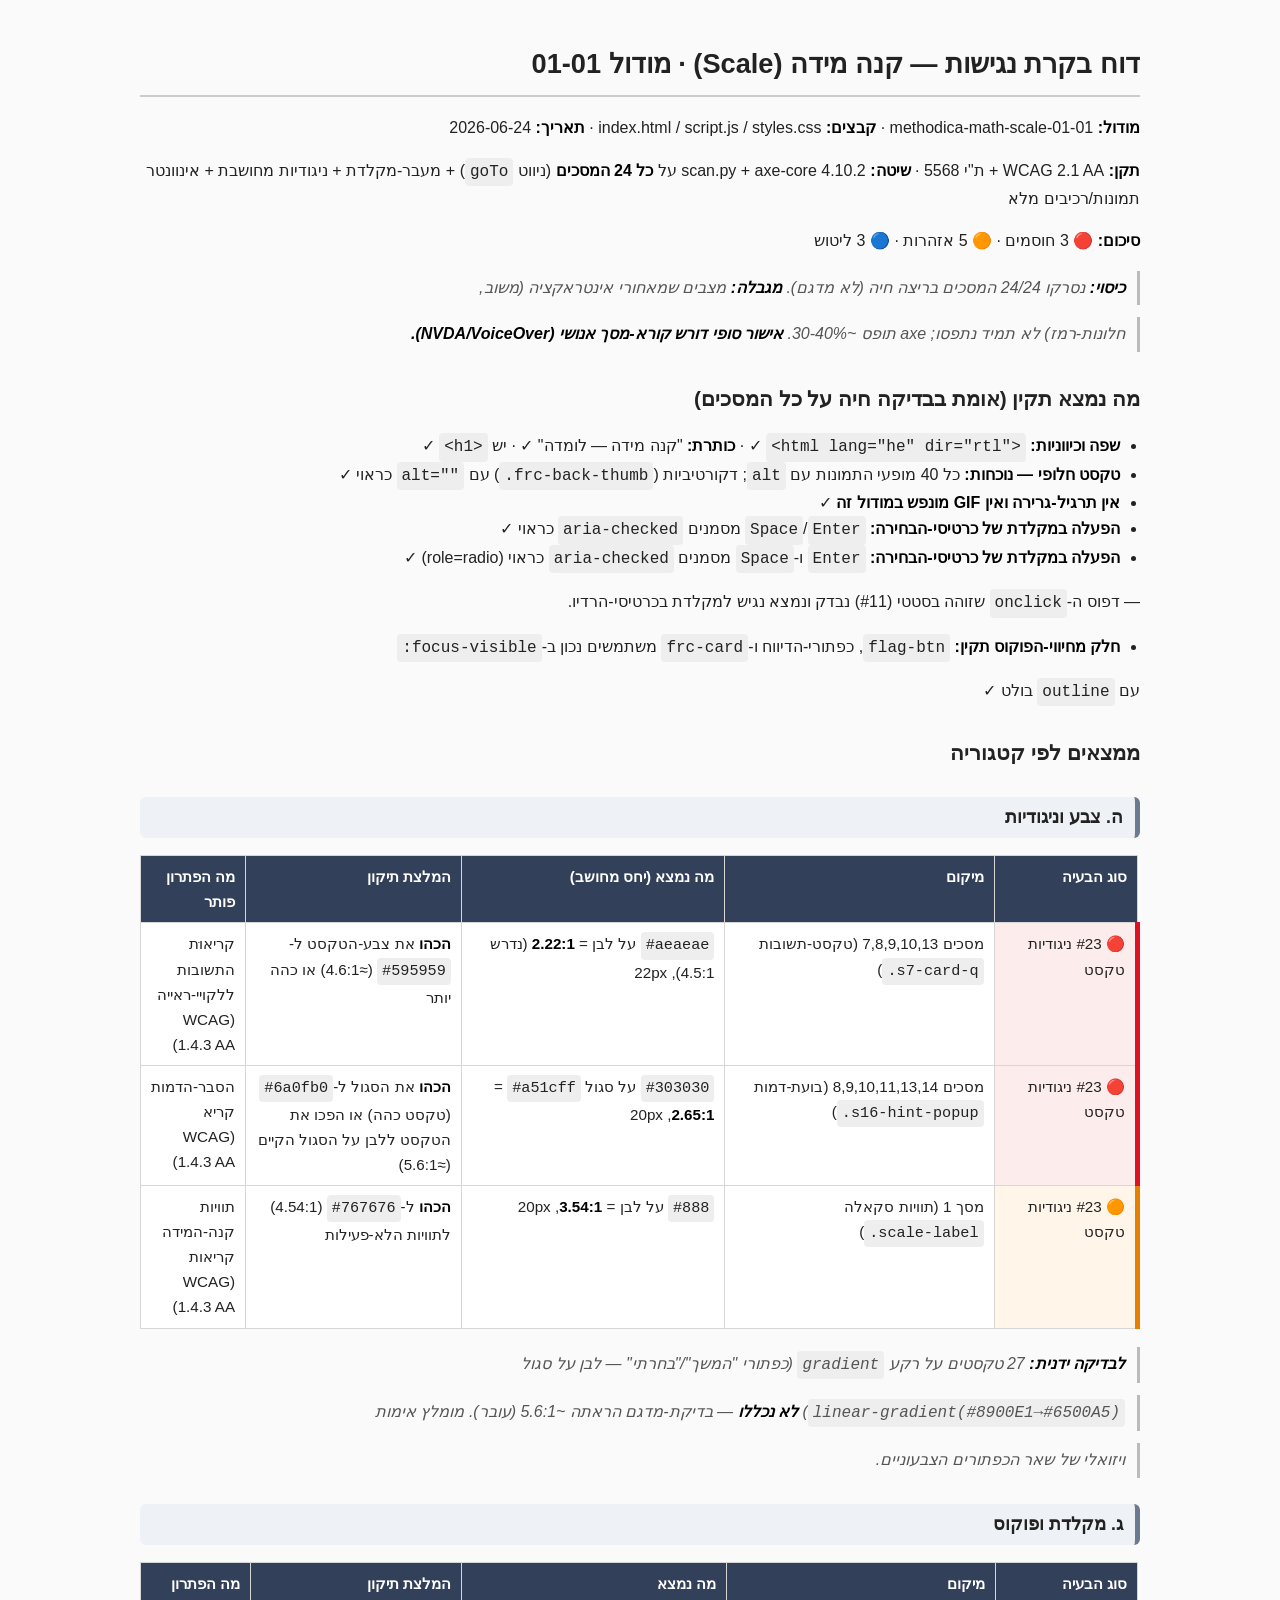
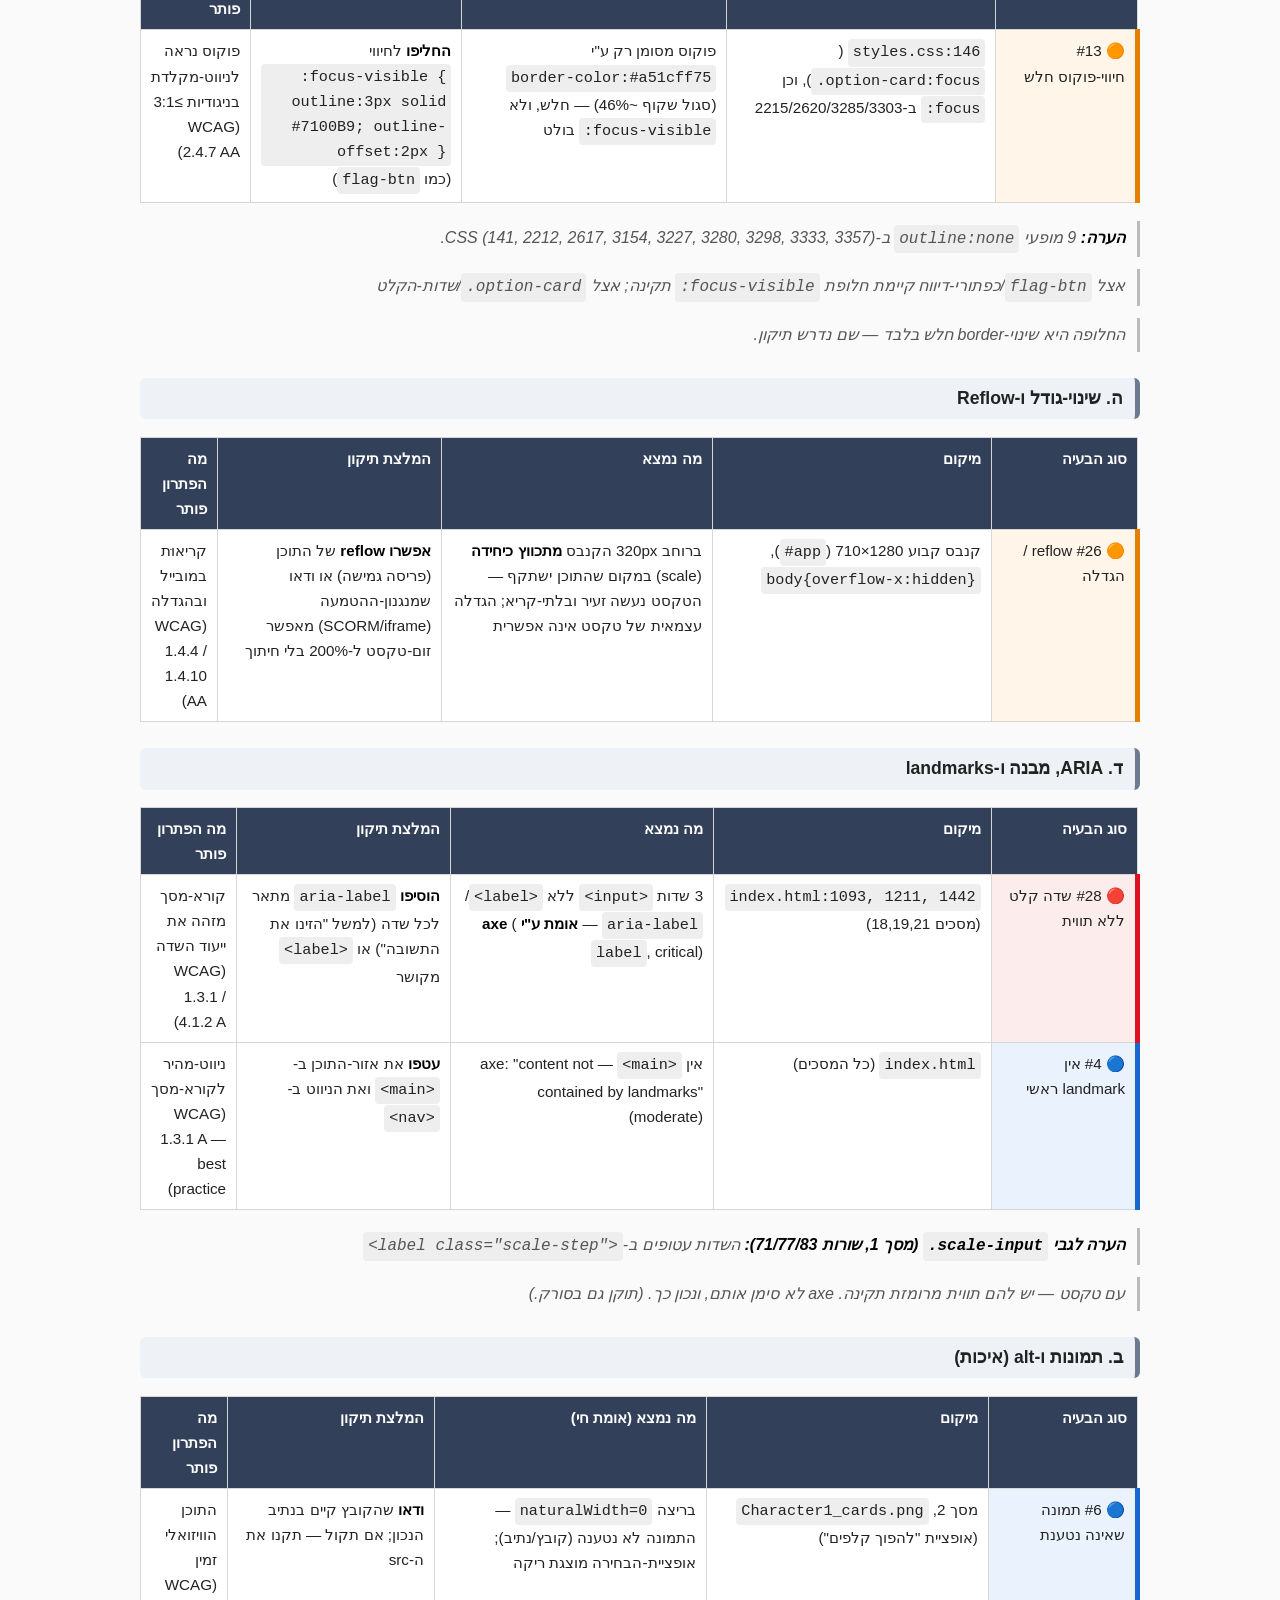
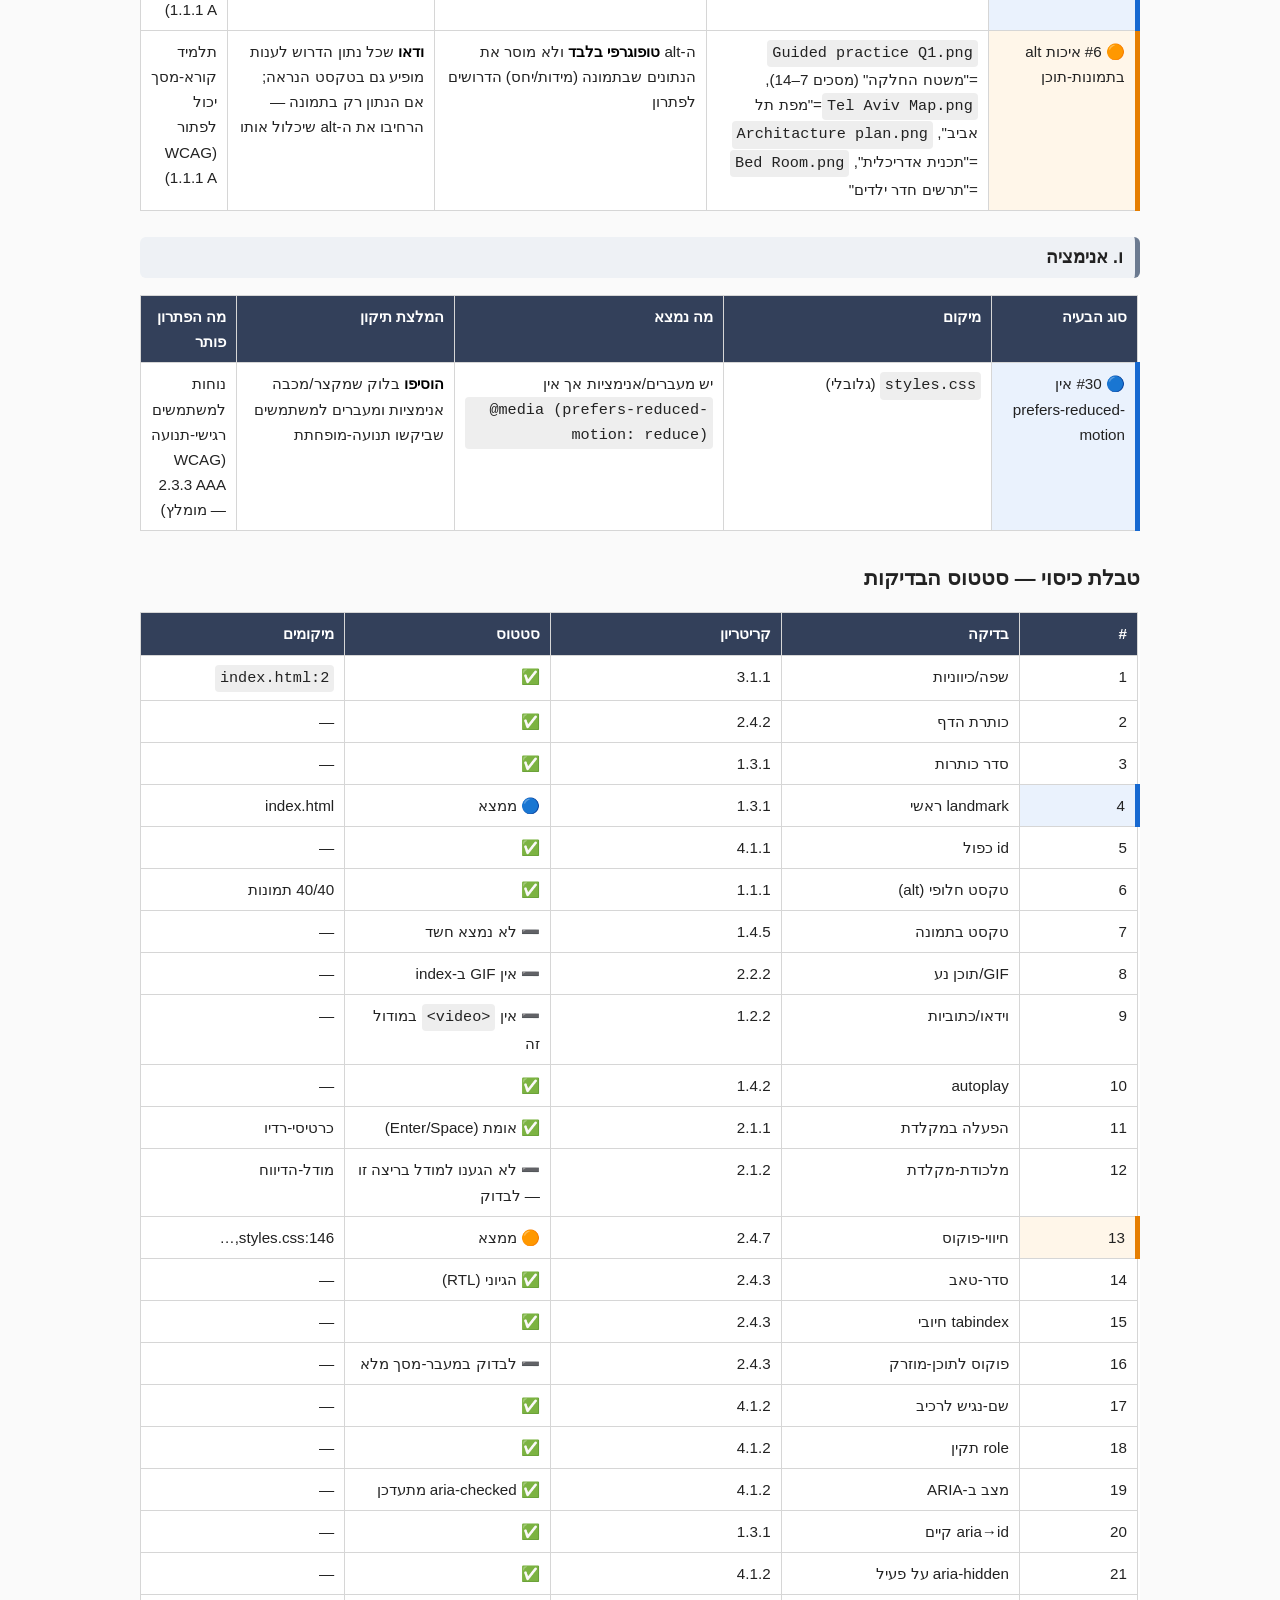
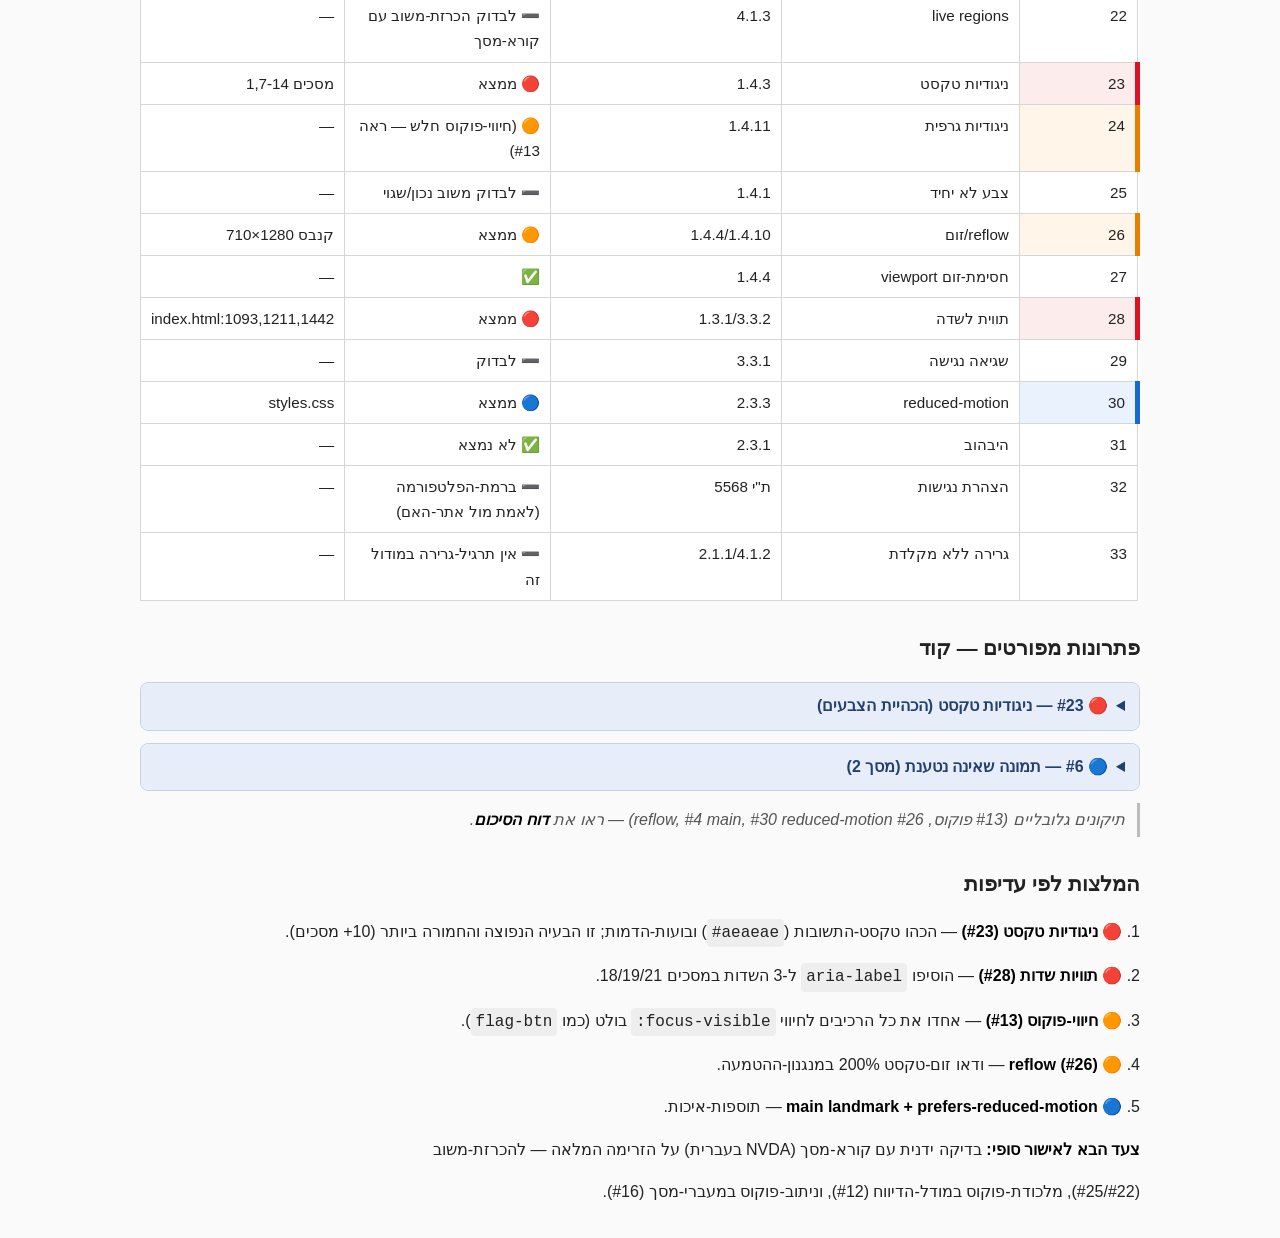
<file: accessibility-report-01-01.html>
<!DOCTYPE html>
<html lang="he" dir="rtl">
<head>
<meta charset="utf-8">
<meta name="viewport" content="width=device-width, initial-scale=1">
<title>דוח בקרת נגישות — קנה מידה (Scale) · מודול 01-01</title>
<style>
  :root { --blocker:#d12; --warning:#e67e00; --polish:#1769d1; }
  body { font-family:"Assistant","Segoe UI",Arial,sans-serif; line-height:1.65; max-width:1000px;
         margin:0 auto; padding:24px; color:#222; background:#fafafa; }
  h1 { font-size:1.7rem; border-bottom:2px solid #ccc; padding-bottom:8px; }
  h2 { font-size:1.3rem; margin-top:30px; }
  h3 { font-size:1.1rem; margin-top:26px; background:#eef1f5; padding:6px 12px; border-radius:6px;
       border-inline-start:5px solid #6b7a90; }
  table { border-collapse:collapse; width:100%; margin:8px 0 18px; background:#fff; font-size:0.95rem; }
  th,td { border:1px solid #d6d6d6; padding:8px 10px; text-align:right; vertical-align:top; }
  th { background:#33405a; color:#fff; font-weight:600; }
  th:nth-child(1),td:nth-child(1) { width:16%; }
  th:nth-child(2),td:nth-child(2) { width:30%; }
  th:nth-child(3),td:nth-child(3) { width:30%; }
  th:nth-child(4),td:nth-child(4) { width:24%; }
  tr.blocker td:first-child { border-inline-start:5px solid var(--blocker); background:#fdecec; }
  tr.warning td:first-child { border-inline-start:5px solid var(--warning); background:#fff6e9; }
  tr.polish  td:first-child { border-inline-start:5px solid var(--polish);  background:#eaf2fd; }
  code { background:#eee; padding:1px 5px; border-radius:4px; font-family:Consolas,monospace; direction:ltr; display:inline-block; }
  pre { background:#1e2433; color:#e6e6e6; padding:14px 16px; border-radius:8px; overflow:auto;
        direction:ltr; text-align:left; margin:10px 0; line-height:1.5; }
  pre code { background:none; color:inherit; padding:0; display:block; white-space:pre; font-size:0.86rem; }
  details.solution { border:1px solid #c9d2e0; border-radius:8px; margin:12px 0; background:#f3f6fb; }
  details.solution > summary { cursor:pointer; padding:10px 14px; font-weight:700; color:#23406e;
        background:#e7eef9; border-radius:8px; user-select:none; }
  details.solution[open] > summary { border-radius:8px 8px 0 0; border-bottom:1px solid #c9d2e0; }
  details.solution > :not(summary) { margin-inline:14px; }
  details.solution > pre { margin:12px 14px; }
  blockquote { color:#555; border-inline-start:3px solid #bbb; margin:12px 0; padding:4px 12px; font-style:italic; }
  ul { padding-inline-start:20px; }
  strong { color:#000; }
</style>
</head>
<body>
<h1>דוח בקרת נגישות — קנה מידה (Scale) · מודול 01-01</h1>
<p class=""><strong>מודול:</strong> methodica-math-scale-01-01 · <strong>קבצים:</strong> index.html / script.js / styles.css · <strong>תאריך:</strong> 2026-06-24</p>
<p class=""><strong>תקן:</strong> WCAG 2.1 AA + ת"י 5568 · <strong>שיטה:</strong> scan.py + axe-core 4.10.2 על <strong>כל 24 המסכים</strong> (ניווט <code>goTo</code>) + מעבר-מקלדת + ניגודיות מחושבת + אינוונטר תמונות/רכיבים מלא</p>
<p class="blocker"><strong>סיכום:</strong> 🔴 3 חוסמים · 🟠 5 אזהרות · 🔵 3 ליטוש</p>
<blockquote><strong>כיסוי:</strong> נסרקו 24/24 המסכים בריצה חיה (לא מדגם). <strong>מגבלה:</strong> מצבים שמאחורי אינטראקציה (משוב,</blockquote>
<blockquote>חלונות-רמז) לא תמיד נתפסו; axe תופס ~30-40%. <strong>אישור סופי דורש קורא-מסך אנושי (NVDA/VoiceOver).</strong></blockquote>
<h2>מה נמצא תקין (אומת בבדיקה חיה על כל המסכים)</h2>
<ul>
<li class=""><strong>שפה וכיווניות:</strong> <code>&lt;html lang="he" dir="rtl"&gt;</code> ✓ · <strong>כותרת:</strong> "קנה מידה — לומדה" ✓ · יש <code>&lt;h1&gt;</code> ✓</li>
<li class=""><strong>טקסט חלופי — נוכחות:</strong> כל 40 מופעי התמונות עם <code>alt</code>; דקורטיביות (<code>.frc-back-thumb</code>) עם <code>alt=""</code> כראוי ✓</li>
<li class=""><strong>אין תרגיל-גרירה ואין GIF מונפש במודול זה</strong> ✓</li>
<li class=""><strong>הפעלה במקלדת של כרטיסי-הבחירה:</strong> <code>Enter</code>/<code>Space</code> מסמנים <code>aria-checked</code> כראוי ✓</li>
<li class=""><strong>הפעלה במקלדת של כרטיסי-הבחירה:</strong> <code>Enter</code> ו-<code>Space</code> מסמנים <code>aria-checked</code> כראוי (role=radio) ✓</li>
</ul>
<p class="">  — דפוס ה-<code>onclick</code> שזוהה בסטטי (#11) נבדק ונמצא נגיש למקלדת בכרטיסי-הרדיו.</p>
<ul>
<li class=""><strong>חלק מחיווי-הפוקוס תקין:</strong> <code>flag-btn</code>, כפתורי-הדיווח ו-<code>frc-card</code> משתמשים נכון ב-<code>:focus-visible</code></li>
</ul>
<p class="">  עם <code>outline</code> בולט ✓</p>
<h2>ממצאים לפי קטגוריה</h2>
<h3>ה. צבע וניגודיות</h3>
<table>
<thead><tr><th>סוג הבעיה</th><th>מיקום</th><th>מה נמצא (יחס מחושב)</th><th>המלצת תיקון</th><th>מה הפתרון פותר</th></tr></thead>
<tbody>
<tr class="blocker"><td>🔴 #23 ניגודיות טקסט</td><td>מסכים 7,8,9,10,13 (טקסט-תשובות <code>.s7-card-q</code>)</td><td><code>#aeaeae</code> על לבן = <strong>2.22:1</strong> (נדרש 4.5:1), 22px</td><td><strong>הכהו</strong> את צבע-הטקסט ל-<code>#595959</code> (≈4.6:1) או כהה יותר</td><td>קריאוּת התשובות ללקויי-ראייה (WCAG 1.4.3 AA)</td></tr>
<tr class="blocker"><td>🔴 #23 ניגודיות טקסט</td><td>מסכים 8,9,10,11,13,14 (בועת-דמות <code>.s16-hint-popup</code>)</td><td><code>#303030</code> על סגול <code>#a51cff</code> = <strong>2.65:1</strong>, 20px</td><td><strong>הכהו</strong> את הסגול ל-<code>#6a0fb0</code> (טקסט כהה) או הפכו את הטקסט ללבן על הסגול הקיים (≈5.6:1)</td><td>הסבר-הדמות קריא (WCAG 1.4.3 AA)</td></tr>
<tr class="warning"><td>🟠 #23 ניגודיות טקסט</td><td>מסך 1 (תוויות סקאלה <code>.scale-label</code>)</td><td><code>#888</code> על לבן = <strong>3.54:1</strong>, 20px</td><td><strong>הכהו</strong> ל-<code>#767676</code> (4.54:1) לתוויות הלא-פעילות</td><td>תוויות קנה-המידה קריאות (WCAG 1.4.3 AA)</td></tr>
</tbody></table>
<blockquote><strong>לבדיקה ידנית:</strong> 27 טקסטים על רקע <code>gradient</code> (כפתורי "המשך"/"בחרתי" — לבן על סגול</blockquote>
<blockquote><code>linear-gradient(#8900E1→#6500A5)</code>) <strong>לא נכללו</strong> — בדיקת-מדגם הראתה ~5.6:1 (עובר). מומלץ אימות</blockquote>
<blockquote>ויזואלי של שאר הכפתורים הצבעוניים.</blockquote>
<h3>ג. מקלדת ופוקוס</h3>
<table>
<thead><tr><th>סוג הבעיה</th><th>מיקום</th><th>מה נמצא</th><th>המלצת תיקון</th><th>מה הפתרון פותר</th></tr></thead>
<tbody>
<tr class="warning"><td>🟠 #13 חיווי-פוקוס חלש</td><td><code>styles.css:146</code> (<code>.option-card:focus</code>), וכן <code>:focus</code> ב-2215/2620/3285/3303</td><td>פוקוס מסומן רק ע"י <code>border-color:#a51cff75</code> (סגול שקוף ~46%) — חלש, ולא <code>:focus-visible</code> בולט</td><td><strong>החליפו</strong> לחיווי <code>:focus-visible { outline:3px solid #7100B9; outline-offset:2px }</code> (כמו <code>flag-btn</code>)</td><td>פוקוס נראה לניווט-מקלדת בניגודיות ≥3:1 (WCAG 2.4.7 AA)</td></tr>
</tbody></table>
<blockquote><strong>הערה:</strong> 9 מופעי <code>outline:none</code> ב-CSS (141, 2212, 2617, 3154, 3227, 3280, 3298, 3333, 3357).</blockquote>
<blockquote>אצל <code>flag-btn</code>/כפתורי-דיווח קיימת חלופת <code>:focus-visible</code> תקינה; אצל <code>.option-card</code>/שדות-הקלט</blockquote>
<blockquote>החלופה היא שינוי-border חלש בלבד — שם נדרש תיקון.</blockquote>
<h3>ה. שינוי-גודל ו-Reflow</h3>
<table>
<thead><tr><th>סוג הבעיה</th><th>מיקום</th><th>מה נמצא</th><th>המלצת תיקון</th><th>מה הפתרון פותר</th></tr></thead>
<tbody>
<tr class="warning"><td>🟠 #26 reflow / הגדלה</td><td>קנבס קבוע 1280×710 (<code>#app</code>), <code>body{overflow-x:hidden}</code></td><td>ברוחב 320px הקנבס <strong>מתכווץ כיחידה</strong> (scale) במקום שהתוכן ישתקף — הטקסט נעשה זעיר ובלתי-קריא; הגדלה עצמאית של טקסט אינה אפשרית</td><td><strong>אפשרו reflow</strong> של התוכן (פריסה גמישה) או ודאו שמנגנון-ההטמעה (SCORM/iframe) מאפשר זום-טקסט ל-200% בלי חיתוך</td><td>קריאוּת במובייל ובהגדלה (WCAG 1.4.4 / 1.4.10 AA)</td></tr>
</tbody></table>
<h3>ד. ARIA, מבנה ו-landmarks</h3>
<table>
<thead><tr><th>סוג הבעיה</th><th>מיקום</th><th>מה נמצא</th><th>המלצת תיקון</th><th>מה הפתרון פותר</th></tr></thead>
<tbody>
<tr class="blocker"><td>🔴 #28 שדה קלט ללא תווית</td><td><code>index.html:1093, 1211, 1442</code> (מסכים 18,19,21)</td><td>3 שדות <code>&lt;input&gt;</code> ללא <code>&lt;label&gt;</code>/<code>aria-label</code> — <strong>אומת ע"י axe</strong> (<code>label</code>, critical)</td><td><strong>הוסיפו</strong> <code>aria-label</code> מתאר לכל שדה (למשל "הזינו את התשובה") או <code>&lt;label&gt;</code> מקושר</td><td>קורא-מסך מזהה את ייעוד השדה (WCAG 1.3.1 / 4.1.2 A)</td></tr>
<tr class="polish"><td>🔵 #4 אין landmark ראשי</td><td><code>index.html</code> (כל המסכים)</td><td>אין <code>&lt;main&gt;</code> — axe: "content not contained by landmarks" (moderate)</td><td><strong>עטפו</strong> את אזור-התוכן ב-<code>&lt;main&gt;</code> ואת הניווט ב-<code>&lt;nav&gt;</code></td><td>ניווט-מהיר לקורא-מסך (WCAG 1.3.1 A — best practice)</td></tr>
</tbody></table>
<blockquote><strong>הערה לגבי <code>.scale-input</code> (מסך 1, שורות 71/77/83):</strong> השדות עטופים ב-<code>&lt;label class="scale-step"&gt;</code></blockquote>
<blockquote>עם טקסט — יש להם תווית מרומזת תקינה. axe לא סימן אותם, ונכון כך. (תוקן גם בסורק.)</blockquote>
<h3>ב. תמונות ו-alt (איכות)</h3>
<table>
<thead><tr><th>סוג הבעיה</th><th>מיקום</th><th>מה נמצא (אומת חי)</th><th>המלצת תיקון</th><th>מה הפתרון פותר</th></tr></thead>
<tbody>
<tr class="polish"><td>🔵 #6 תמונה שאינה נטענת</td><td>מסך 2, <code>Character1_cards.png</code> (אופציית "להפוך קלפים")</td><td>בריצה <code>naturalWidth=0</code> — התמונה לא נטענה (קובץ/נתיב); אופציית-הבחירה מוצגת ריקה</td><td><strong>ודאו</strong> שהקובץ קיים בנתיב הנכון; אם תקול — תקנו את ה-src</td><td>התוכן הוויזואלי זמין (WCAG 1.1.1 A)</td></tr>
<tr class="warning"><td>🟠 #6 איכות alt בתמונות-תוכן</td><td><code>Guided practice Q1.png</code>="משטח החלקה" (מסכים 7–14), <code>Tel Aviv Map.png</code>="מפת תל אביב", <code>Architacture plan.png</code>="תכנית אדריכלית", <code>Bed Room.png</code>="תרשים חדר ילדים"</td><td>ה-alt <strong>טופוגרפי בלבד</strong> ולא מוסר את הנתונים שבתמונה (מידות/יחס) הדרושים לפתרון</td><td><strong>ודאו</strong> שכל נתון הדרוש לענות מופיע גם בטקסט הנראה; אם הנתון רק בתמונה — הרחיבו את ה-alt שיכלול אותו</td><td>תלמיד קורא-מסך יכול לפתור (WCAG 1.1.1 A)</td></tr>
</tbody></table>
<h3>ו. אנימציה</h3>
<table>
<thead><tr><th>סוג הבעיה</th><th>מיקום</th><th>מה נמצא</th><th>המלצת תיקון</th><th>מה הפתרון פותר</th></tr></thead>
<tbody>
<tr class="polish"><td>🔵 #30 אין prefers-reduced-motion</td><td><code>styles.css</code> (גלובלי)</td><td>יש מעברים/אנימציות אך אין <code>@media (prefers-reduced-motion: reduce)</code></td><td><strong>הוסיפו</strong> בלוק שמקצר/מכבה אנימציות ומעברים למשתמשים שביקשו תנועה-מופחתת</td><td>נוחות למשתמשים רגישי-תנועה (WCAG 2.3.3 AAA — מומלץ)</td></tr>
</tbody></table>
<h2>טבלת כיסוי — סטטוס הבדיקות</h2>
<table>
<thead><tr><th>#</th><th>בדיקה</th><th>קריטריון</th><th>סטטוס</th><th>מיקומים</th></tr></thead>
<tbody>
<tr class=""><td>1</td><td>שפה/כיווניות</td><td>3.1.1</td><td>✅</td><td><code>index.html:2</code></td></tr>
<tr class=""><td>2</td><td>כותרת הדף</td><td>2.4.2</td><td>✅</td><td>—</td></tr>
<tr class=""><td>3</td><td>סדר כותרות</td><td>1.3.1</td><td>✅</td><td>—</td></tr>
<tr class="polish"><td>4</td><td>landmark ראשי</td><td>1.3.1</td><td>🔵 ממצא</td><td>index.html</td></tr>
<tr class=""><td>5</td><td>id כפול</td><td>4.1.1</td><td>✅</td><td>—</td></tr>
<tr class=""><td>6</td><td>טקסט חלופי (alt)</td><td>1.1.1</td><td>✅</td><td>40/40 תמונות</td></tr>
<tr class=""><td>7</td><td>טקסט בתמונה</td><td>1.4.5</td><td>➖ לא נמצא חשד</td><td>—</td></tr>
<tr class=""><td>8</td><td>GIF/תוכן נע</td><td>2.2.2</td><td>➖ אין GIF ב-index</td><td>—</td></tr>
<tr class=""><td>9</td><td>וידאו/כתוביות</td><td>1.2.2</td><td>➖ אין <code>&lt;video&gt;</code> במודול זה</td><td>—</td></tr>
<tr class=""><td>10</td><td>autoplay</td><td>1.4.2</td><td>✅</td><td>—</td></tr>
<tr class=""><td>11</td><td>הפעלה במקלדת</td><td>2.1.1</td><td>✅ אומת (Enter/Space)</td><td>כרטיסי-רדיו</td></tr>
<tr class=""><td>12</td><td>מלכודת-מקלדת</td><td>2.1.2</td><td>➖ לא הגענו למודל בריצה זו — לבדוק</td><td>מודל-הדיווח</td></tr>
<tr class="warning"><td>13</td><td>חיווי-פוקוס</td><td>2.4.7</td><td>🟠 ממצא</td><td>styles.css:146,…</td></tr>
<tr class=""><td>14</td><td>סדר-טאב</td><td>2.4.3</td><td>✅ הגיוני (RTL)</td><td>—</td></tr>
<tr class=""><td>15</td><td>tabindex חיובי</td><td>2.4.3</td><td>✅</td><td>—</td></tr>
<tr class=""><td>16</td><td>פוקוס לתוכן-מוזרק</td><td>2.4.3</td><td>➖ לבדוק במעבר-מסך מלא</td><td>—</td></tr>
<tr class=""><td>17</td><td>שם-נגיש לרכיב</td><td>4.1.2</td><td>✅</td><td>—</td></tr>
<tr class=""><td>18</td><td>role תקין</td><td>4.1.2</td><td>✅</td><td>—</td></tr>
<tr class=""><td>19</td><td>מצב ב-ARIA</td><td>4.1.2</td><td>✅ aria-checked מתעדכן</td><td>—</td></tr>
<tr class=""><td>20</td><td>aria→id קיים</td><td>1.3.1</td><td>✅</td><td>—</td></tr>
<tr class=""><td>21</td><td>aria-hidden על פעיל</td><td>4.1.2</td><td>✅</td><td>—</td></tr>
<tr class=""><td>22</td><td>live regions</td><td>4.1.3</td><td>➖ לבדוק הכרזת-משוב עם קורא-מסך</td><td>—</td></tr>
<tr class="blocker"><td>23</td><td>ניגודיות טקסט</td><td>1.4.3</td><td>🔴 ממצא</td><td>מסכים 1,7-14</td></tr>
<tr class="warning"><td>24</td><td>ניגודיות גרפית</td><td>1.4.11</td><td>🟠 (חיווי-פוקוס חלש — ראה #13)</td><td>—</td></tr>
<tr class=""><td>25</td><td>צבע לא יחיד</td><td>1.4.1</td><td>➖ לבדוק משוב נכון/שגוי</td><td>—</td></tr>
<tr class="warning"><td>26</td><td>reflow/זום</td><td>1.4.4/1.4.10</td><td>🟠 ממצא</td><td>קנבס 1280×710</td></tr>
<tr class=""><td>27</td><td>חסימת-זום viewport</td><td>1.4.4</td><td>✅</td><td>—</td></tr>
<tr class="blocker"><td>28</td><td>תווית לשדה</td><td>1.3.1/3.3.2</td><td>🔴 ממצא</td><td>index.html:1093,1211,1442</td></tr>
<tr class=""><td>29</td><td>שגיאה נגישה</td><td>3.3.1</td><td>➖ לבדוק</td><td>—</td></tr>
<tr class="polish"><td>30</td><td>reduced-motion</td><td>2.3.3</td><td>🔵 ממצא</td><td>styles.css</td></tr>
<tr class=""><td>31</td><td>היבהוב</td><td>2.3.1</td><td>✅ לא נמצא</td><td>—</td></tr>
<tr class=""><td>32</td><td>הצהרת נגישות</td><td>ת"י 5568</td><td>➖ ברמת-הפלטפורמה (לאמת מול אתר-האם)</td><td>—</td></tr>
<tr class=""><td>33</td><td>גרירה ללא מקלדת</td><td>2.1.1/4.1.2</td><td>➖ אין תרגיל-גרירה במודול זה</td><td>—</td></tr>
</tbody></table>
<h2>פתרונות מפורטים — קוד</h2>
<details class="solution"><summary>🔴 #23 — ניגודיות טקסט (הכהיית הצבעים)</summary>
<p class="">שלושה תיקוני-צבע ב-<code>styles.css</code>. כל היחסים חושבו מול הרקע בפועל:</p>
<pre><code>/* 1. טקסט-תשובות בתרגול המודרך (.s7-card-q) — היה #aeaeae על לבן = 2.22:1 */
.s7-card-q { color: #595959; }            /* 4.6:1 — עובר AA */

/* 2. טקסט בתוך בועת-הדמות הסגולה — היה #303030 על #a51cff = 2.65:1 */
.s16-hint-popup { color: #ffffff; }       /* לבן על הסגול הקיים = ~5.6:1 — עובר */
/* — או לחלופין, אם רוצים לשמור טקסט כהה: הכהו את רקע-הבועה */
/* .s16-hint-popup { background: #6a0fb0; color: #ffffff; } */

/* 3. תוויות-סקאלה לא-פעילות (.scale-label) — היה #888 על לבן = 3.54:1 */
.scale-label { color: #767676; }          /* 4.54:1 — עובר */</code></pre>
<p class="">בדקו לאחר התיקון עם בורר-ניגודיות שכל זוג עובר ≥4.5:1 (טקסט רגיל) או ≥3:1 (גדול/מודגש).</p>
</details>
<details class="solution"><summary>🔵 #6 — תמונה שאינה נטענת (מסך 2)</summary>
<p class=""><code>Character1_cards.png</code> נטענת עם <code>naturalWidth=0</code>. בדקו:</p>
<pre><code># ודאו שהקובץ קיים בנתיב המדויק (כולל אותיות גדולות/קטנות — שרתי-לינוקס case-sensitive):
ls "assets/images/Character1_cards.png"</code></pre>
<p class="">אם השם/הנתיב שגוי — תקנו את ה-<code>src</code> ב-HTML של מסך 2. אם הקובץ חסר — הוסיפו אותו ל-<code>assets/images/</code>.</p>
</details>
<blockquote>תיקונים גלובליים (#13 פוקוס, #26 reflow, #4 main, #30 reduced-motion) — ראו את <strong>דוח הסיכום</strong>.</blockquote>
<h2>המלצות לפי עדיפות</h2>
<p class="blocker">1. <strong>🔴 ניגודיות טקסט (#23)</strong> — הכהו טקסט-התשובות (<code>#aeaeae</code>) ובועות-הדמות; זו הבעיה הנפוצה והחמורה ביותר (10+ מסכים).</p>
<p class="blocker">2. <strong>🔴 תוויות שדות (#28)</strong> — הוסיפו <code>aria-label</code> ל-3 השדות במסכים 18/19/21.</p>
<p class="warning">3. <strong>🟠 חיווי-פוקוס (#13)</strong> — אחדו את כל הרכיבים לחיווי <code>:focus-visible</code> בולט (כמו <code>flag-btn</code>).</p>
<p class="warning">4. <strong>🟠 reflow (#26)</strong> — ודאו זום-טקסט 200% במנגנון-ההטמעה.</p>
<p class="polish">5. <strong>🔵 main landmark + prefers-reduced-motion</strong> — תוספות-איכות.</p>
<p class=""><strong>צעד הבא לאישור סופי:</strong> בדיקה ידנית עם קורא-מסך (NVDA בעברית) על הזרימה המלאה — להכרזת-משוב</p>
<p class="">(#22/#25), מלכודת-פוקוס במודל-הדיווח (#12), וניתוב-פוקוס במעברי-מסך (#16).</p>
</body>
</html>
</file>
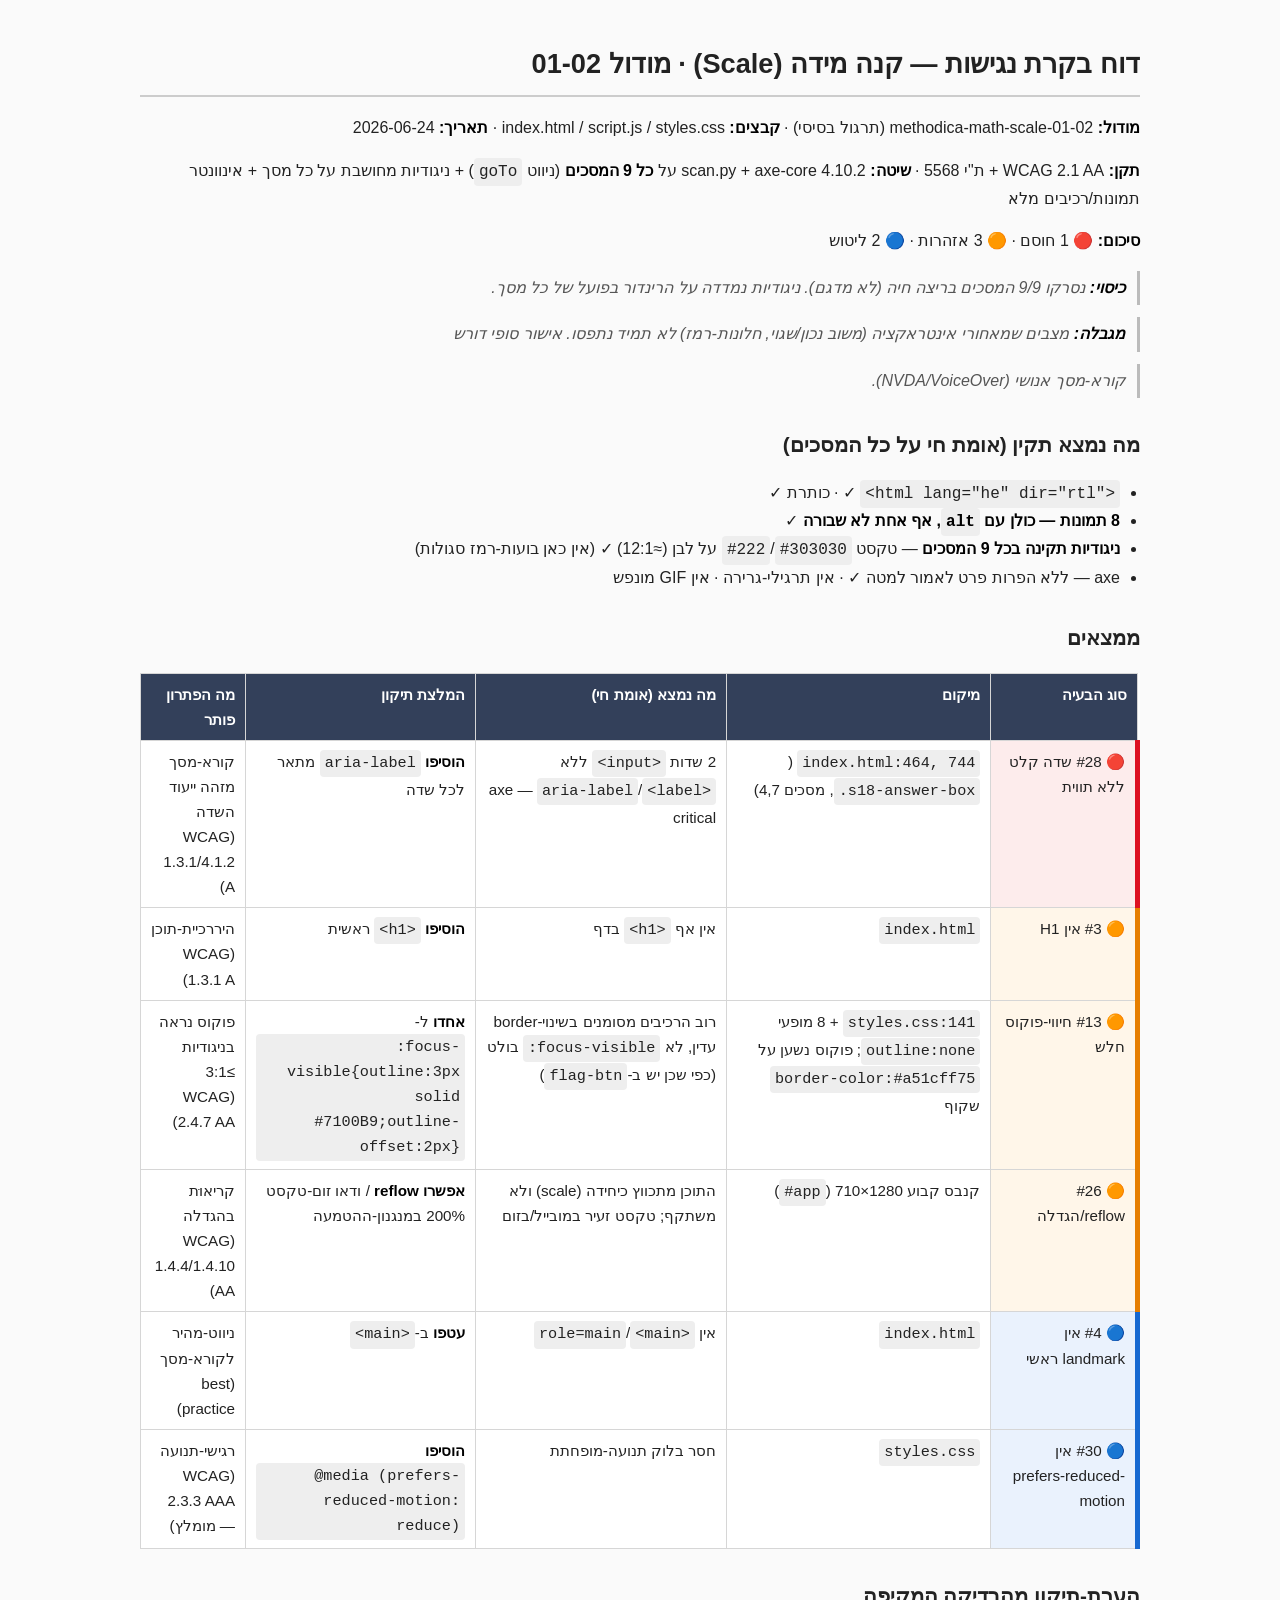
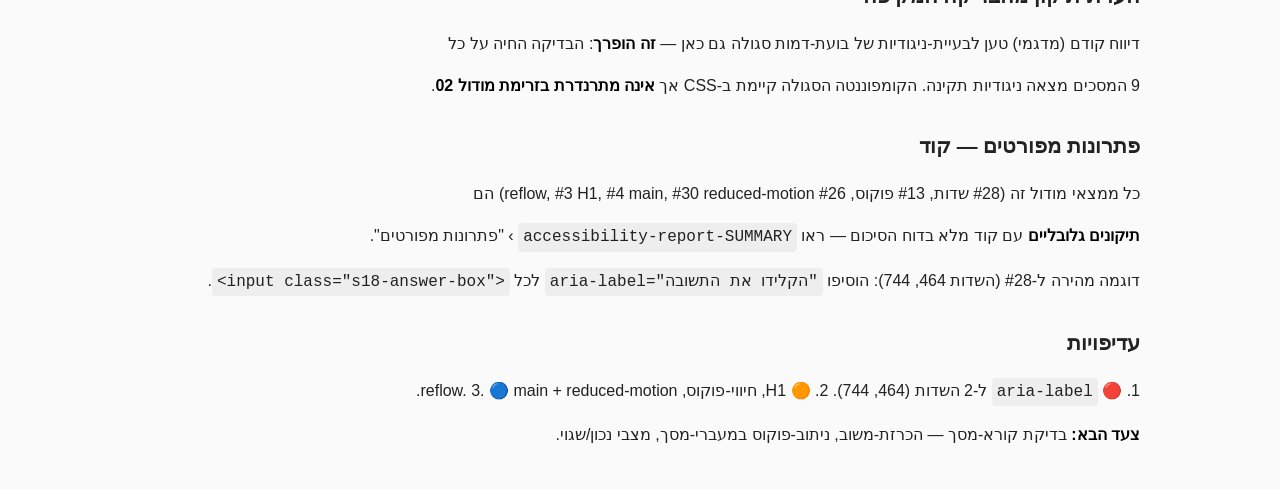
<file: accessibility-report-01-02.html>
<!DOCTYPE html>
<html lang="he" dir="rtl">
<head>
<meta charset="utf-8">
<meta name="viewport" content="width=device-width, initial-scale=1">
<title>דוח בקרת נגישות — קנה מידה (Scale) · מודול 01-02</title>
<style>
  :root { --blocker:#d12; --warning:#e67e00; --polish:#1769d1; }
  body { font-family:"Assistant","Segoe UI",Arial,sans-serif; line-height:1.65; max-width:1000px;
         margin:0 auto; padding:24px; color:#222; background:#fafafa; }
  h1 { font-size:1.7rem; border-bottom:2px solid #ccc; padding-bottom:8px; }
  h2 { font-size:1.3rem; margin-top:30px; }
  h3 { font-size:1.1rem; margin-top:26px; background:#eef1f5; padding:6px 12px; border-radius:6px;
       border-inline-start:5px solid #6b7a90; }
  table { border-collapse:collapse; width:100%; margin:8px 0 18px; background:#fff; font-size:0.95rem; }
  th,td { border:1px solid #d6d6d6; padding:8px 10px; text-align:right; vertical-align:top; }
  th { background:#33405a; color:#fff; font-weight:600; }
  th:nth-child(1),td:nth-child(1) { width:16%; }
  th:nth-child(2),td:nth-child(2) { width:30%; }
  th:nth-child(3),td:nth-child(3) { width:30%; }
  th:nth-child(4),td:nth-child(4) { width:24%; }
  tr.blocker td:first-child { border-inline-start:5px solid var(--blocker); background:#fdecec; }
  tr.warning td:first-child { border-inline-start:5px solid var(--warning); background:#fff6e9; }
  tr.polish  td:first-child { border-inline-start:5px solid var(--polish);  background:#eaf2fd; }
  code { background:#eee; padding:1px 5px; border-radius:4px; font-family:Consolas,monospace; direction:ltr; display:inline-block; }
  pre { background:#1e2433; color:#e6e6e6; padding:14px 16px; border-radius:8px; overflow:auto;
        direction:ltr; text-align:left; margin:10px 0; line-height:1.5; }
  pre code { background:none; color:inherit; padding:0; display:block; white-space:pre; font-size:0.86rem; }
  details.solution { border:1px solid #c9d2e0; border-radius:8px; margin:12px 0; background:#f3f6fb; }
  details.solution > summary { cursor:pointer; padding:10px 14px; font-weight:700; color:#23406e;
        background:#e7eef9; border-radius:8px; user-select:none; }
  details.solution[open] > summary { border-radius:8px 8px 0 0; border-bottom:1px solid #c9d2e0; }
  details.solution > :not(summary) { margin-inline:14px; }
  details.solution > pre { margin:12px 14px; }
  blockquote { color:#555; border-inline-start:3px solid #bbb; margin:12px 0; padding:4px 12px; font-style:italic; }
  ul { padding-inline-start:20px; }
  strong { color:#000; }
</style>
</head>
<body>
<h1>דוח בקרת נגישות — קנה מידה (Scale) · מודול 01-02</h1>
<p class=""><strong>מודול:</strong> methodica-math-scale-01-02 (תרגול בסיסי) · <strong>קבצים:</strong> index.html / script.js / styles.css · <strong>תאריך:</strong> 2026-06-24</p>
<p class=""><strong>תקן:</strong> WCAG 2.1 AA + ת"י 5568 · <strong>שיטה:</strong> scan.py + axe-core 4.10.2 על <strong>כל 9 המסכים</strong> (ניווט <code>goTo</code>) + ניגודיות מחושבת על כל מסך + אינוונטר תמונות/רכיבים מלא</p>
<p class="blocker"><strong>סיכום:</strong> 🔴 1 חוסם · 🟠 3 אזהרות · 🔵 2 ליטוש</p>
<blockquote><strong>כיסוי:</strong> נסרקו 9/9 המסכים בריצה חיה (לא מדגם). ניגודיות נמדדה על הרינדור בפועל של כל מסך.</blockquote>
<blockquote><strong>מגבלה:</strong> מצבים שמאחורי אינטראקציה (משוב נכון/שגוי, חלונות-רמז) לא תמיד נתפסו. אישור סופי דורש</blockquote>
<blockquote>קורא-מסך אנושי (NVDA/VoiceOver).</blockquote>
<h2>מה נמצא תקין (אומת חי על כל המסכים)</h2>
<ul>
<li class=""><code>&lt;html lang="he" dir="rtl"&gt;</code> ✓ · כותרת ✓</li>
<li class=""><strong>8 תמונות — כולן עם <code>alt</code>, אף אחת לא שבורה</strong> ✓</li>
<li class=""><strong>ניגודיות תקינה בכל 9 המסכים</strong> — טקסט <code>#303030</code>/<code>#222</code> על לבן (≈12:1) ✓ (אין כאן בועות-רמז סגולות)</li>
<li class="">axe — ללא הפרות פרט לאמור למטה ✓ · אין תרגילי-גרירה · אין GIF מונפש</li>
</ul>
<h2>ממצאים</h2>
<table>
<thead><tr><th>סוג הבעיה</th><th>מיקום</th><th>מה נמצא (אומת חי)</th><th>המלצת תיקון</th><th>מה הפתרון פותר</th></tr></thead>
<tbody>
<tr class="blocker"><td>🔴 #28 שדה קלט ללא תווית</td><td><code>index.html:464, 744</code> (<code>.s18-answer-box</code>, מסכים 4,7)</td><td>2 שדות <code>&lt;input&gt;</code> ללא <code>&lt;label&gt;</code>/<code>aria-label</code> — axe critical</td><td><strong>הוסיפו</strong> <code>aria-label</code> מתאר לכל שדה</td><td>קורא-מסך מזהה ייעוד השדה (WCAG 1.3.1/4.1.2 A)</td></tr>
<tr class="warning"><td>🟠 #3 אין H1</td><td><code>index.html</code></td><td>אין אף <code>&lt;h1&gt;</code> בדף</td><td><strong>הוסיפו</strong> <code>&lt;h1&gt;</code> ראשית</td><td>היררכיית-תוכן (WCAG 1.3.1 A)</td></tr>
<tr class="warning"><td>🟠 #13 חיווי-פוקוס חלש</td><td><code>styles.css:141</code> + 8 מופעי <code>outline:none</code>; פוקוס נשען על <code>border-color:#a51cff75</code> שקוף</td><td>רוב הרכיבים מסומנים בשינוי-border עדין, לא <code>:focus-visible</code> בולט (כפי שכן יש ב-<code>flag-btn</code>)</td><td><strong>אחדו</strong> ל-<code>:focus-visible{outline:3px solid #7100B9;outline-offset:2px}</code></td><td>פוקוס נראה בניגודיות ≥3:1 (WCAG 2.4.7 AA)</td></tr>
<tr class="warning"><td>🟠 #26 reflow/הגדלה</td><td>קנבס קבוע 1280×710 (<code>#app</code>)</td><td>התוכן מתכווץ כיחידה (scale) ולא משתקף; טקסט זעיר במובייל/בזום</td><td><strong>אפשרו reflow</strong> / ודאו זום-טקסט 200% במנגנון-ההטמעה</td><td>קריאוּת בהגדלה (WCAG 1.4.4/1.4.10 AA)</td></tr>
<tr class="polish"><td>🔵 #4 אין landmark ראשי</td><td><code>index.html</code></td><td>אין <code>&lt;main&gt;</code>/<code>role=main</code></td><td><strong>עטפו</strong> ב-<code>&lt;main&gt;</code></td><td>ניווט-מהיר לקורא-מסך (best practice)</td></tr>
<tr class="polish"><td>🔵 #30 אין prefers-reduced-motion</td><td><code>styles.css</code></td><td>חסר בלוק תנועה-מופחתת</td><td><strong>הוסיפו</strong> <code>@media (prefers-reduced-motion: reduce)</code></td><td>רגישי-תנועה (WCAG 2.3.3 AAA — מומלץ)</td></tr>
</tbody></table>
<h2>הערת-תיקון מהבדיקה המקיפה</h2>
<p class="">דיווח קודם (מדגמי) טען לבעיית-ניגודיות של בועת-דמות סגולה גם כאן — <strong>זה הופרך</strong>: הבדיקה החיה על כל</p>
<p class="">9 המסכים מצאה ניגודיות תקינה. הקומפוננטה הסגולה קיימת ב-CSS אך <strong>אינה מתרנדרת בזרימת מודול 02</strong>.</p>
<h2>פתרונות מפורטים — קוד</h2>
<p class="">כל ממצאי מודול זה (#28 שדות, #13 פוקוס, #26 reflow, #3 H1, #4 main, #30 reduced-motion) הם</p>
<p class=""><strong>תיקונים גלובליים</strong> עם קוד מלא בדוח הסיכום — ראו <code>accessibility-report-SUMMARY</code> › "פתרונות מפורטים".</p>
<p class="">דוגמה מהירה ל-#28 (השדות 464, 744): הוסיפו <code>aria-label="הקלידו את התשובה"</code> לכל <code>&lt;input class="s18-answer-box"&gt;</code>.</p>
<h2>עדיפויות</h2>
<p class="blocker">1. 🔴 <code>aria-label</code> ל-2 השדות (464, 744). 2. 🟠 H1, חיווי-פוקוס, reflow. 3. 🔵 main + reduced-motion.</p>
<p class=""><strong>צעד הבא:</strong> בדיקת קורא-מסך — הכרזת-משוב, ניתוב-פוקוס במעברי-מסך, מצבי נכון/שגוי.</p>
</body>
</html>
</file>
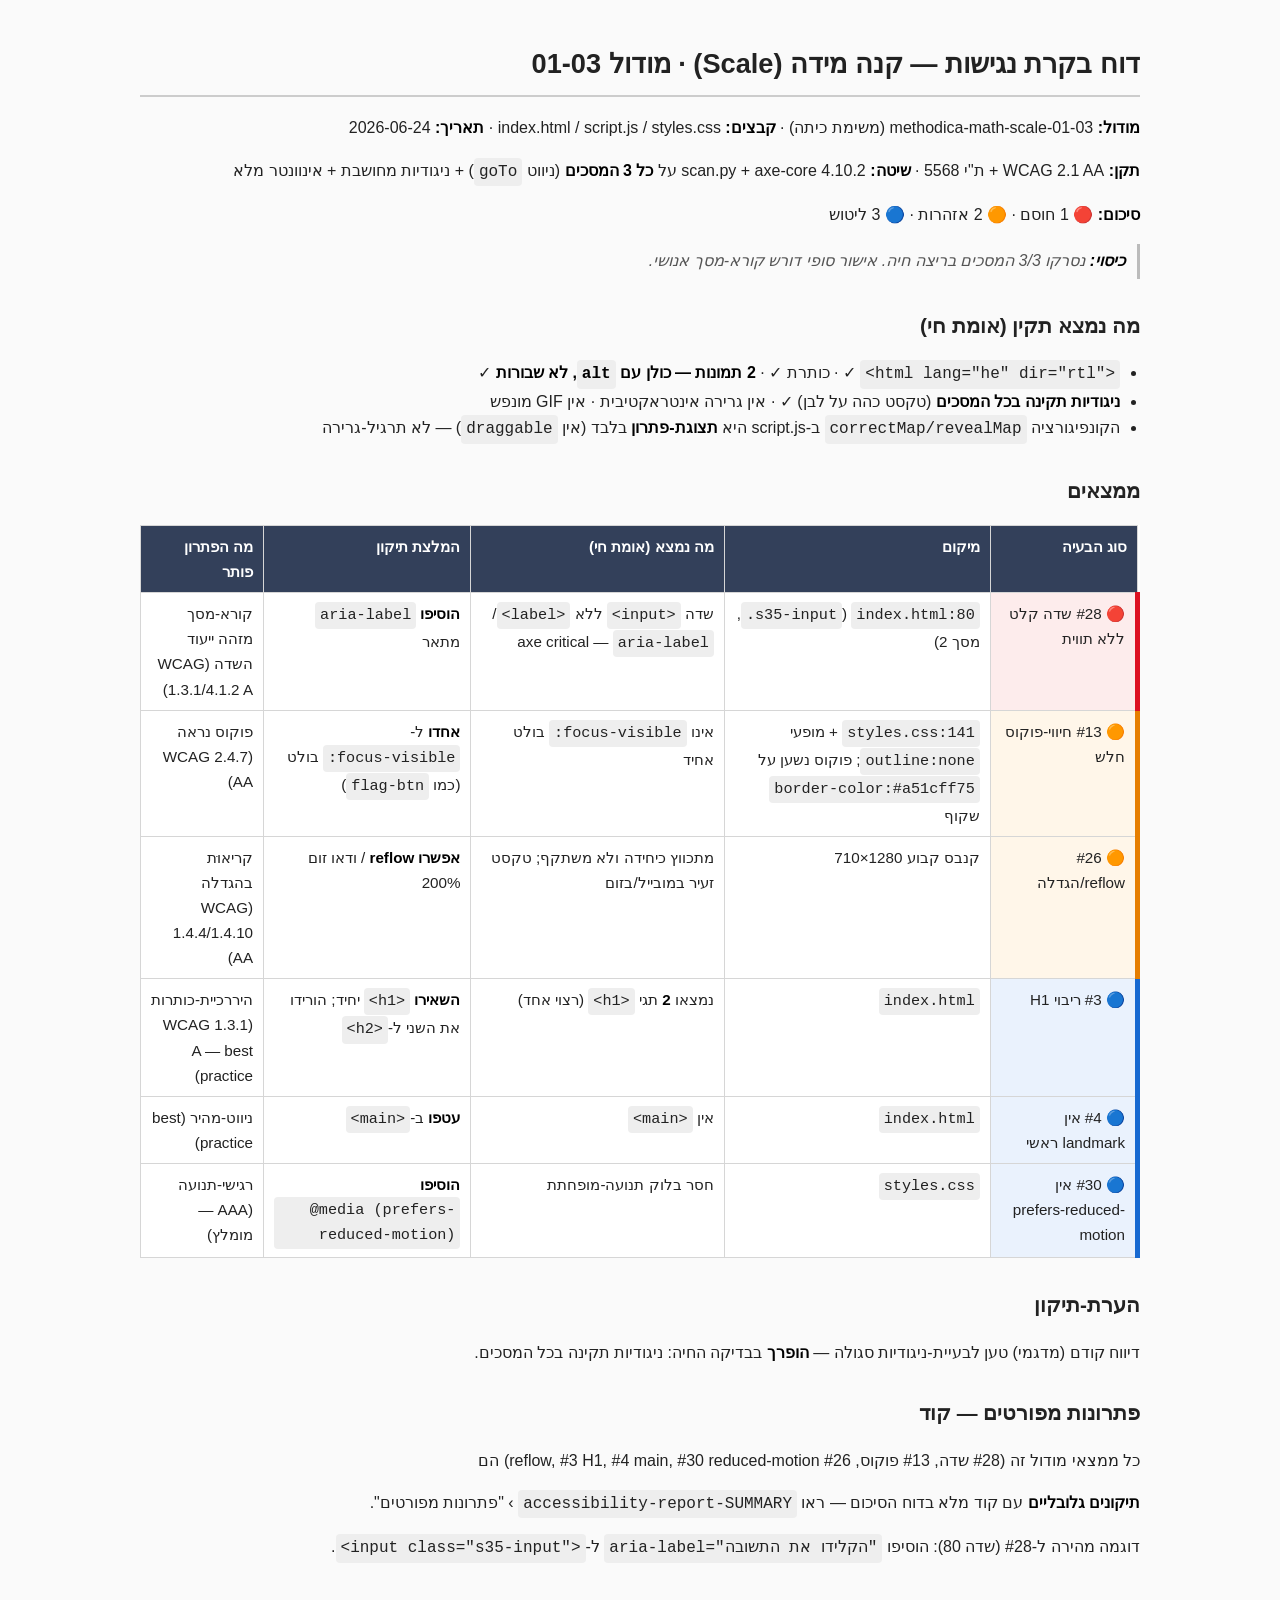
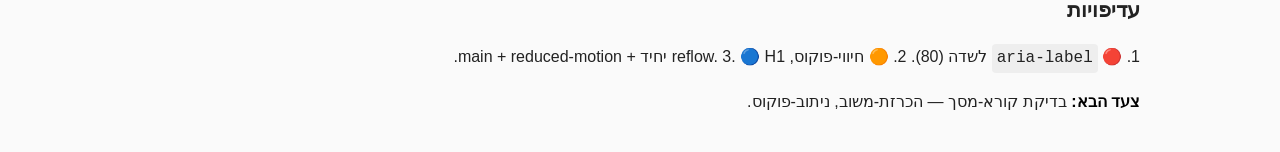
<file: accessibility-report-01-03.html>
<!DOCTYPE html>
<html lang="he" dir="rtl">
<head>
<meta charset="utf-8">
<meta name="viewport" content="width=device-width, initial-scale=1">
<title>דוח בקרת נגישות — קנה מידה (Scale) · מודול 01-03</title>
<style>
  :root { --blocker:#d12; --warning:#e67e00; --polish:#1769d1; }
  body { font-family:"Assistant","Segoe UI",Arial,sans-serif; line-height:1.65; max-width:1000px;
         margin:0 auto; padding:24px; color:#222; background:#fafafa; }
  h1 { font-size:1.7rem; border-bottom:2px solid #ccc; padding-bottom:8px; }
  h2 { font-size:1.3rem; margin-top:30px; }
  h3 { font-size:1.1rem; margin-top:26px; background:#eef1f5; padding:6px 12px; border-radius:6px;
       border-inline-start:5px solid #6b7a90; }
  table { border-collapse:collapse; width:100%; margin:8px 0 18px; background:#fff; font-size:0.95rem; }
  th,td { border:1px solid #d6d6d6; padding:8px 10px; text-align:right; vertical-align:top; }
  th { background:#33405a; color:#fff; font-weight:600; }
  th:nth-child(1),td:nth-child(1) { width:16%; }
  th:nth-child(2),td:nth-child(2) { width:30%; }
  th:nth-child(3),td:nth-child(3) { width:30%; }
  th:nth-child(4),td:nth-child(4) { width:24%; }
  tr.blocker td:first-child { border-inline-start:5px solid var(--blocker); background:#fdecec; }
  tr.warning td:first-child { border-inline-start:5px solid var(--warning); background:#fff6e9; }
  tr.polish  td:first-child { border-inline-start:5px solid var(--polish);  background:#eaf2fd; }
  code { background:#eee; padding:1px 5px; border-radius:4px; font-family:Consolas,monospace; direction:ltr; display:inline-block; }
  pre { background:#1e2433; color:#e6e6e6; padding:14px 16px; border-radius:8px; overflow:auto;
        direction:ltr; text-align:left; margin:10px 0; line-height:1.5; }
  pre code { background:none; color:inherit; padding:0; display:block; white-space:pre; font-size:0.86rem; }
  details.solution { border:1px solid #c9d2e0; border-radius:8px; margin:12px 0; background:#f3f6fb; }
  details.solution > summary { cursor:pointer; padding:10px 14px; font-weight:700; color:#23406e;
        background:#e7eef9; border-radius:8px; user-select:none; }
  details.solution[open] > summary { border-radius:8px 8px 0 0; border-bottom:1px solid #c9d2e0; }
  details.solution > :not(summary) { margin-inline:14px; }
  details.solution > pre { margin:12px 14px; }
  blockquote { color:#555; border-inline-start:3px solid #bbb; margin:12px 0; padding:4px 12px; font-style:italic; }
  ul { padding-inline-start:20px; }
  strong { color:#000; }
</style>
</head>
<body>
<h1>דוח בקרת נגישות — קנה מידה (Scale) · מודול 01-03</h1>
<p class=""><strong>מודול:</strong> methodica-math-scale-01-03 (משימת כיתה) · <strong>קבצים:</strong> index.html / script.js / styles.css · <strong>תאריך:</strong> 2026-06-24</p>
<p class=""><strong>תקן:</strong> WCAG 2.1 AA + ת"י 5568 · <strong>שיטה:</strong> scan.py + axe-core 4.10.2 על <strong>כל 3 המסכים</strong> (ניווט <code>goTo</code>) + ניגודיות מחושבת + אינוונטר מלא</p>
<p class="blocker"><strong>סיכום:</strong> 🔴 1 חוסם · 🟠 2 אזהרות · 🔵 3 ליטוש</p>
<blockquote><strong>כיסוי:</strong> נסרקו 3/3 המסכים בריצה חיה. אישור סופי דורש קורא-מסך אנושי.</blockquote>
<h2>מה נמצא תקין (אומת חי)</h2>
<ul>
<li class=""><code>&lt;html lang="he" dir="rtl"&gt;</code> ✓ · כותרת ✓ · <strong>2 תמונות — כולן עם <code>alt</code>, לא שבורות</strong> ✓</li>
<li class=""><strong>ניגודיות תקינה בכל המסכים</strong> (טקסט כהה על לבן) ✓ · אין גרירה אינטראקטיבית · אין GIF מונפש</li>
<li class="">הקונפיגורציה <code>correctMap/revealMap</code> ב-script.js היא <strong>תצוגת-פתרון</strong> בלבד (אין <code>draggable</code>) — לא תרגיל-גרירה</li>
</ul>
<h2>ממצאים</h2>
<table>
<thead><tr><th>סוג הבעיה</th><th>מיקום</th><th>מה נמצא (אומת חי)</th><th>המלצת תיקון</th><th>מה הפתרון פותר</th></tr></thead>
<tbody>
<tr class="blocker"><td>🔴 #28 שדה קלט ללא תווית</td><td><code>index.html:80</code> (<code>.s35-input</code>, מסך 2)</td><td>שדה <code>&lt;input&gt;</code> ללא <code>&lt;label&gt;</code>/<code>aria-label</code> — axe critical</td><td><strong>הוסיפו</strong> <code>aria-label</code> מתאר</td><td>קורא-מסך מזהה ייעוד השדה (WCAG 1.3.1/4.1.2 A)</td></tr>
<tr class="warning"><td>🟠 #13 חיווי-פוקוס חלש</td><td><code>styles.css:141</code> + מופעי <code>outline:none</code>; פוקוס נשען על <code>border-color:#a51cff75</code> שקוף</td><td>אינו <code>:focus-visible</code> בולט אחיד</td><td><strong>אחדו</strong> ל-<code>:focus-visible</code> בולט (כמו <code>flag-btn</code>)</td><td>פוקוס נראה (WCAG 2.4.7 AA)</td></tr>
<tr class="warning"><td>🟠 #26 reflow/הגדלה</td><td>קנבס קבוע 1280×710</td><td>מתכווץ כיחידה ולא משתקף; טקסט זעיר במובייל/בזום</td><td><strong>אפשרו reflow</strong> / ודאו זום 200%</td><td>קריאוּת בהגדלה (WCAG 1.4.4/1.4.10 AA)</td></tr>
<tr class="polish"><td>🔵 #3 ריבוי H1</td><td><code>index.html</code></td><td>נמצאו <strong>2</strong> תגי <code>&lt;h1&gt;</code> (רצוי אחד)</td><td><strong>השאירו</strong> <code>&lt;h1&gt;</code> יחיד; הורידו את השני ל-<code>&lt;h2&gt;</code></td><td>היררכיית-כותרות (WCAG 1.3.1 A — best practice)</td></tr>
<tr class="polish"><td>🔵 #4 אין landmark ראשי</td><td><code>index.html</code></td><td>אין <code>&lt;main&gt;</code></td><td><strong>עטפו</strong> ב-<code>&lt;main&gt;</code></td><td>ניווט-מהיר (best practice)</td></tr>
<tr class="polish"><td>🔵 #30 אין prefers-reduced-motion</td><td><code>styles.css</code></td><td>חסר בלוק תנועה-מופחתת</td><td><strong>הוסיפו</strong> <code>@media (prefers-reduced-motion)</code></td><td>רגישי-תנועה (AAA — מומלץ)</td></tr>
</tbody></table>
<h2>הערת-תיקון</h2>
<p class="">דיווח קודם (מדגמי) טען לבעיית-ניגודיות סגולה — <strong>הופרך</strong> בבדיקה החיה: ניגודיות תקינה בכל המסכים.</p>
<h2>פתרונות מפורטים — קוד</h2>
<p class="">כל ממצאי מודול זה (#28 שדה, #13 פוקוס, #26 reflow, #3 H1, #4 main, #30 reduced-motion) הם</p>
<p class=""><strong>תיקונים גלובליים</strong> עם קוד מלא בדוח הסיכום — ראו <code>accessibility-report-SUMMARY</code> › "פתרונות מפורטים".</p>
<p class="">דוגמה מהירה ל-#28 (שדה 80): הוסיפו <code>aria-label="הקלידו את התשובה"</code> ל-<code>&lt;input class="s35-input"&gt;</code>.</p>
<h2>עדיפויות</h2>
<p class="blocker">1. 🔴 <code>aria-label</code> לשדה (80). 2. 🟠 חיווי-פוקוס, reflow. 3. 🔵 H1 יחיד + main + reduced-motion.</p>
<p class=""><strong>צעד הבא:</strong> בדיקת קורא-מסך — הכרזת-משוב, ניתוב-פוקוס.</p>
</body>
</html>
</file>
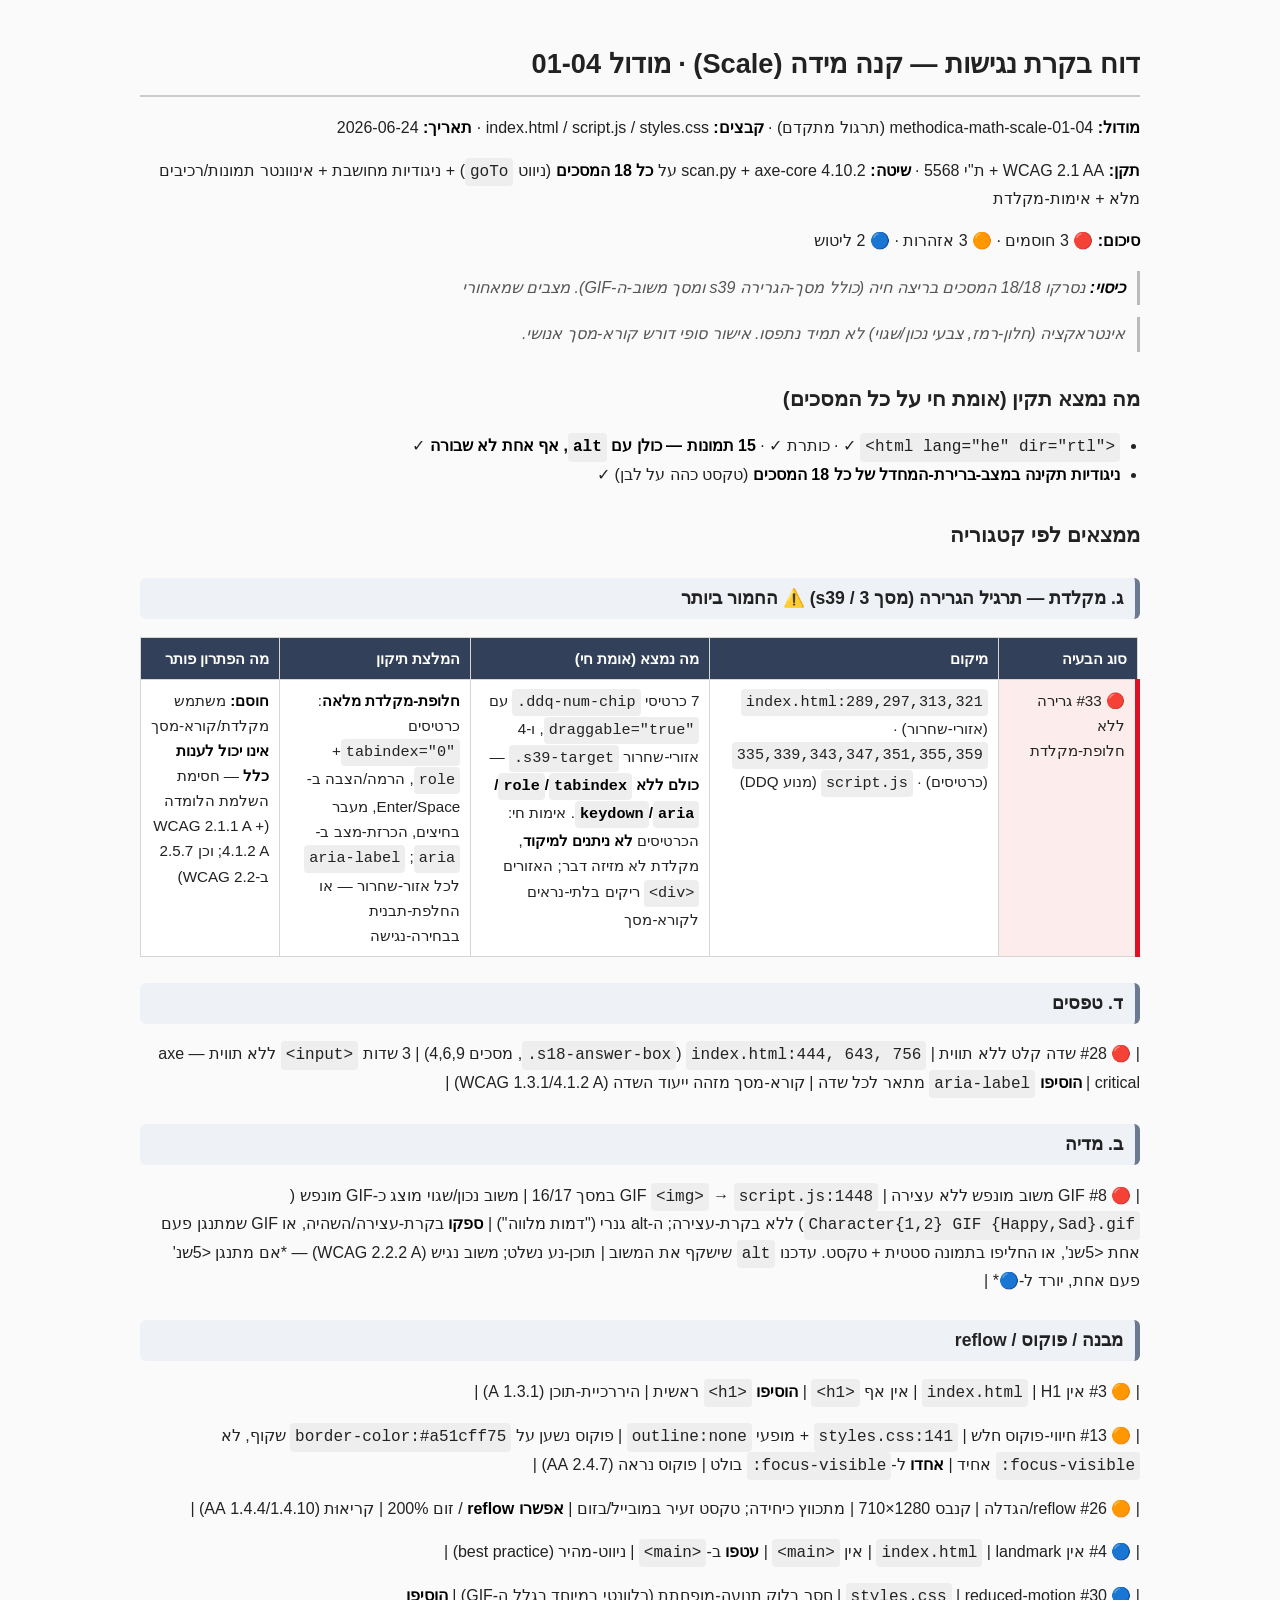
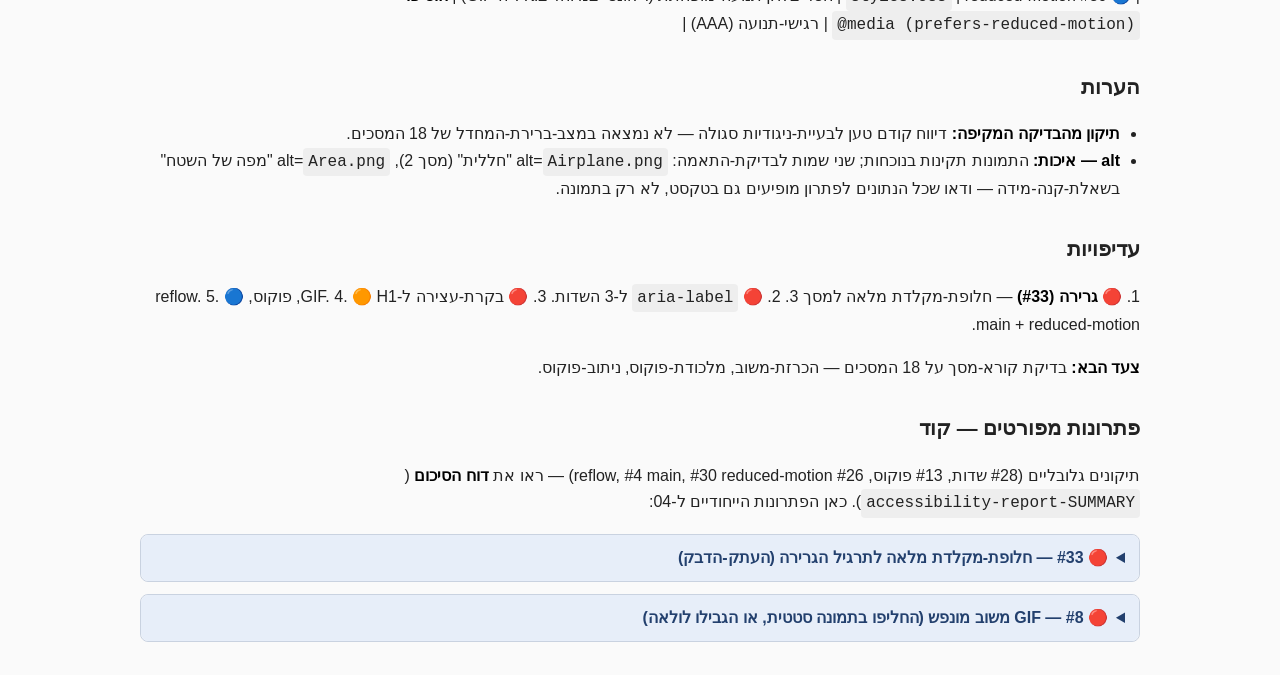
<file: accessibility-report-01-04.html>
<!DOCTYPE html>
<html lang="he" dir="rtl">
<head>
<meta charset="utf-8">
<meta name="viewport" content="width=device-width, initial-scale=1">
<title>דוח בקרת נגישות — קנה מידה (Scale) · מודול 01-04</title>
<style>
  :root { --blocker:#d12; --warning:#e67e00; --polish:#1769d1; }
  body { font-family:"Assistant","Segoe UI",Arial,sans-serif; line-height:1.65; max-width:1000px;
         margin:0 auto; padding:24px; color:#222; background:#fafafa; }
  h1 { font-size:1.7rem; border-bottom:2px solid #ccc; padding-bottom:8px; }
  h2 { font-size:1.3rem; margin-top:30px; }
  h3 { font-size:1.1rem; margin-top:26px; background:#eef1f5; padding:6px 12px; border-radius:6px;
       border-inline-start:5px solid #6b7a90; }
  table { border-collapse:collapse; width:100%; margin:8px 0 18px; background:#fff; font-size:0.95rem; }
  th,td { border:1px solid #d6d6d6; padding:8px 10px; text-align:right; vertical-align:top; }
  th { background:#33405a; color:#fff; font-weight:600; }
  th:nth-child(1),td:nth-child(1) { width:16%; }
  th:nth-child(2),td:nth-child(2) { width:30%; }
  th:nth-child(3),td:nth-child(3) { width:30%; }
  th:nth-child(4),td:nth-child(4) { width:24%; }
  tr.blocker td:first-child { border-inline-start:5px solid var(--blocker); background:#fdecec; }
  tr.warning td:first-child { border-inline-start:5px solid var(--warning); background:#fff6e9; }
  tr.polish  td:first-child { border-inline-start:5px solid var(--polish);  background:#eaf2fd; }
  code { background:#eee; padding:1px 5px; border-radius:4px; font-family:Consolas,monospace; direction:ltr; display:inline-block; }
  pre { background:#1e2433; color:#e6e6e6; padding:14px 16px; border-radius:8px; overflow:auto;
        direction:ltr; text-align:left; margin:10px 0; line-height:1.5; }
  pre code { background:none; color:inherit; padding:0; display:block; white-space:pre; font-size:0.86rem; }
  details.solution { border:1px solid #c9d2e0; border-radius:8px; margin:12px 0; background:#f3f6fb; }
  details.solution > summary { cursor:pointer; padding:10px 14px; font-weight:700; color:#23406e;
        background:#e7eef9; border-radius:8px; user-select:none; }
  details.solution[open] > summary { border-radius:8px 8px 0 0; border-bottom:1px solid #c9d2e0; }
  details.solution > :not(summary) { margin-inline:14px; }
  details.solution > pre { margin:12px 14px; }
  blockquote { color:#555; border-inline-start:3px solid #bbb; margin:12px 0; padding:4px 12px; font-style:italic; }
  ul { padding-inline-start:20px; }
  strong { color:#000; }
</style>
</head>
<body>
<h1>דוח בקרת נגישות — קנה מידה (Scale) · מודול 01-04</h1>
<p class=""><strong>מודול:</strong> methodica-math-scale-01-04 (תרגול מתקדם) · <strong>קבצים:</strong> index.html / script.js / styles.css · <strong>תאריך:</strong> 2026-06-24</p>
<p class=""><strong>תקן:</strong> WCAG 2.1 AA + ת"י 5568 · <strong>שיטה:</strong> scan.py + axe-core 4.10.2 על <strong>כל 18 המסכים</strong> (ניווט <code>goTo</code>) + ניגודיות מחושבת + אינוונטר תמונות/רכיבים מלא + אימות-מקלדת</p>
<p class="blocker"><strong>סיכום:</strong> 🔴 3 חוסמים · 🟠 3 אזהרות · 🔵 2 ליטוש</p>
<blockquote><strong>כיסוי:</strong> נסרקו 18/18 המסכים בריצה חיה (כולל מסך-הגרירה s39 ומסך משוב-ה-GIF). מצבים שמאחורי</blockquote>
<blockquote>אינטראקציה (חלון-רמז, צבעי נכון/שגוי) לא תמיד נתפסו. אישור סופי דורש קורא-מסך אנושי.</blockquote>
<h2>מה נמצא תקין (אומת חי על כל המסכים)</h2>
<ul>
<li class=""><code>&lt;html lang="he" dir="rtl"&gt;</code> ✓ · כותרת ✓ · <strong>15 תמונות — כולן עם <code>alt</code>, אף אחת לא שבורה</strong> ✓</li>
<li class=""><strong>ניגודיות תקינה במצב-ברירת-המחדל של כל 18 המסכים</strong> (טקסט כהה על לבן) ✓</li>
</ul>
<h2>ממצאים לפי קטגוריה</h2>
<h3>ג. מקלדת — תרגיל הגרירה (מסך 3 / s39) ⚠️ החמור ביותר</h3>
<table>
<thead><tr><th>סוג הבעיה</th><th>מיקום</th><th>מה נמצא (אומת חי)</th><th>המלצת תיקון</th><th>מה הפתרון פותר</th></tr></thead>
<tbody>
<tr class="blocker"><td>🔴 #33 גרירה ללא חלופת-מקלדת</td><td><code>index.html:289,297,313,321</code> (אזורי-שחרור) · <code>335,339,343,347,351,355,359</code> (כרטיסים) · <code>script.js</code> (מנוע DDQ)</td><td>7 כרטיסי <code>.ddq-num-chip</code> עם <code>draggable="true"</code>, ו-4 אזורי-שחרור <code>.s39-target</code> — <strong>כולם ללא <code>tabindex</code>/<code>role</code>/<code>aria</code>/<code>keydown</code></strong>. אימות חי: הכרטיסים <strong>לא ניתנים למיקוד</strong>, מקלדת לא מזיזה דבר; האזורים <code>&lt;div&gt;</code> ריקים בלתי-נראים לקורא-מסך</td><td><strong>חלופת-מקלדת מלאה</strong>: כרטיסים <code>tabindex="0"</code>+<code>role</code>, הרמה/הצבה ב-Enter/Space, מעבר בחיצים, הכרזת-מצב ב-<code>aria</code>; <code>aria-label</code> לכל אזור-שחרור — או החלפת-תבנית בבחירה-נגישה</td><td><strong>חוסם:</strong> משתמש מקלדת/קורא-מסך <strong>אינו יכול לענות כלל</strong> — חסימת השלמת הלומדה (WCAG 2.1.1 A + 4.1.2 A; וכן 2.5.7 ב-WCAG 2.2)</td></tr>
</tbody></table>
<h3>ד. טפסים</h3>
<p class="blocker">| 🔴 #28 שדה קלט ללא תווית | <code>index.html:444, 643, 756</code> (<code>.s18-answer-box</code>, מסכים 4,6,9) | 3 שדות <code>&lt;input&gt;</code> ללא תווית — axe critical | <strong>הוסיפו</strong> <code>aria-label</code> מתאר לכל שדה | קורא-מסך מזהה ייעוד השדה (WCAG 1.3.1/4.1.2 A) |</p>
<h3>ב. מדיה</h3>
<p class="blocker">| 🔴 #8 GIF משוב מונפש ללא עצירה | <code>script.js:1448</code> → <code>&lt;img&gt;</code> GIF במסך 16/17 | משוב נכון/שגוי מוצג כ-GIF מונפש (<code>Character{1,2} GIF {Happy,Sad}.gif</code>) ללא בקרת-עצירה; ה-alt גנרי ("דמות מלווה") | <strong>ספקו</strong> בקרת-עצירה/השהיה, או GIF שמתנגן פעם אחת &lt;5שנ', או החליפו בתמונה סטטית + טקסט. עדכנו <code>alt</code> שישקף את המשוב | תוכן-נע נשלט; משוב נגיש (WCAG 2.2.2 A) — *אם מתנגן &lt;5שנ' פעם אחת, יורד ל-🔵* |</p>
<h3>מבנה / פוקוס / reflow</h3>
<p class="warning">| 🟠 #3 אין H1 | <code>index.html</code> | אין אף <code>&lt;h1&gt;</code> | <strong>הוסיפו</strong> <code>&lt;h1&gt;</code> ראשית | היררכיית-תוכן (1.3.1 A) |</p>
<p class="warning">| 🟠 #13 חיווי-פוקוס חלש | <code>styles.css:141</code> + מופעי <code>outline:none</code> | פוקוס נשען על <code>border-color:#a51cff75</code> שקוף, לא <code>:focus-visible</code> אחיד | <strong>אחדו</strong> ל-<code>:focus-visible</code> בולט | פוקוס נראה (2.4.7 AA) |</p>
<p class="warning">| 🟠 #26 reflow/הגדלה | קנבס 1280×710 | מתכווץ כיחידה; טקסט זעיר במובייל/בזום | <strong>אפשרו reflow</strong> / זום 200% | קריאוּת (1.4.4/1.4.10 AA) |</p>
<p class="polish">| 🔵 #4 אין landmark | <code>index.html</code> | אין <code>&lt;main&gt;</code> | <strong>עטפו</strong> ב-<code>&lt;main&gt;</code> | ניווט-מהיר (best practice) |</p>
<p class="polish">| 🔵 #30 reduced-motion | <code>styles.css</code> | חסר בלוק תנועה-מופחתת (רלוונטי במיוחד בגלל ה-GIF) | <strong>הוסיפו</strong> <code>@media (prefers-reduced-motion)</code> | רגישי-תנועה (AAA) |</p>
<h2>הערות</h2>
<ul>
<li class=""><strong>תיקון מהבדיקה המקיפה:</strong> דיווח קודם טען לבעיית-ניגודיות סגולה — לא נמצאה במצב-ברירת-המחדל של 18 המסכים.</li>
<li class=""><strong>alt — איכות:</strong> התמונות תקינות בנוכחות; שני שמות לבדיקת-התאמה: <code>Airplane.png</code>=alt "חללית" (מסך 2), <code>Area.png</code>=alt "מפה של השטח" בשאלת-קנה-מידה — ודאו שכל הנתונים לפתרון מופיעים גם בטקסט, לא רק בתמונה.</li>
</ul>
<h2>עדיפויות</h2>
<p class="blocker">1. 🔴 <strong>גרירה (#33)</strong> — חלופת-מקלדת מלאה למסך 3. 2. 🔴 <code>aria-label</code> ל-3 השדות. 3. 🔴 בקרת-עצירה ל-GIF. 4. 🟠 H1, פוקוס, reflow. 5. 🔵 main + reduced-motion.</p>
<p class=""><strong>צעד הבא:</strong> בדיקת קורא-מסך על 18 המסכים — הכרזת-משוב, מלכודת-פוקוס, ניתוב-פוקוס.</p>
<h2>פתרונות מפורטים — קוד</h2>
<p class="">תיקונים גלובליים (#28 שדות, #13 פוקוס, #26 reflow, #4 main, #30 reduced-motion) — ראו את <strong>דוח הסיכום</strong> (<code>accessibility-report-SUMMARY</code>). כאן הפתרונות הייחודיים ל-04:</p>
<details class="solution"><summary>🔴 #33 — חלופת-מקלדת מלאה לתרגיל הגרירה (העתק-הדבק)</summary>
<p class=""><strong>הרעיון:</strong> משאירים את גרירת-העכבר הקיימת, ומוסיפים מסלול "בחירה-והצבה" שעובד גם בעכבר וגם במקלדת:</p>
<p class="">ממקדים כרטיס → Enter/Space "מרים" אותו → Tab לאזור-יעד → Enter/Space "מציב". קורא-מסך מקבל הכרזות.</p>
<p class=""><strong>1. HTML — הוסיפו אזור-הכרזות פעם אחת בתוך מסך s39:</strong></p>
<pre><code>&lt;div id="ddq-live" aria-live="polite" class="sr-only"&gt;&lt;/div&gt;</code></pre>
<p class=""><strong>2. HTML — לכל כרטיס (<code>.ddq-num-chip</code>) הוסיפו תפקיד-כפתור, מיקוד ומאזין-מקלדת:</strong></p>
<pre><code>&lt;div class="ddq-num-chip" id="drag-6" draggable="true"
     role="button" tabindex="0" aria-pressed="false"
     aria-label="המספר 6. הקישו Enter לבחירה"
     ondragstart="ddqDragStart(event,'drag-6')" ondragend="ddqDragEnd(event)"
     onkeydown="ddqChipKey(event,'drag-6')"&gt;6&lt;/div&gt;</code></pre>
<p class=""><strong>3. HTML — לכל אזור-שחרור (<code>.s39-target</code>) הוסיפו שם, מיקוד ומאזין-מקלדת:</strong></p>
<pre><code>&lt;div class="s39-target" id="target-lior-orech"
     role="button" tabindex="0"
     aria-label="אורך התמונה של ליאור, ריק. הקישו Enter כדי להציב את המספר הנבחר"
     ondragover="ddqDragOver(event,'target-lior-orech')"
     ondragleave="ddqDragLeave(event,'target-lior-orech')"
     ondrop="ddqDrop(event,'target-lior-orech')"
     onkeydown="ddqTargetKey(event,'target-lior-orech')"&gt;&lt;/div&gt;</code></pre>
<p class=""><strong>4. JS — הוסיפו ל-script.js (ליד מנוע ה-DDQ):</strong></p>
<pre><code>let ddqSelectedChip = null;
function ddqAnnounce(msg){
  const l = document.getElementById('ddq-live');
  if(l){ l.textContent=''; setTimeout(()=&gt;{ l.textContent=msg; }, 50); }
}
// הרמת/ביטול-בחירת כרטיס במקלדת
function ddqChipKey(ev, id){
  if(ev.key!=='Enter' &amp;&amp; ev.key!==' ') return;
  ev.preventDefault();
  const chip = document.getElementById(id);
  if(chip.classList.contains('locked')) return;
  if(ddqSelectedChip === id){                       // לחיצה שנייה = ביטול
    ddqSelectedChip = null; chip.setAttribute('aria-pressed','false');
    ddqAnnounce('בוטלה הבחירה'); return;
  }
  if(ddqSelectedChip) document.getElementById(ddqSelectedChip)?.setAttribute('aria-pressed','false');
  ddqSelectedChip = id; chip.setAttribute('aria-pressed','true');
  ddqAnnounce('נבחר המספר ' + chip.textContent.trim() + '. עברו עם Tab לאזור היעד והקישו Enter כדי להציב.');
}
// הצבת הכרטיס הנבחר ביעד במקלדת
function ddqTargetKey(ev, targetId){
  if(ev.key!=='Enter' &amp;&amp; ev.key!==' ') return;
  ev.preventDefault();
  if(!ddqSelectedChip){ ddqAnnounce('לא נבחר מספר. בחרו מספר תחילה.'); return; }
  const chip = document.getElementById(ddqSelectedChip);
  ddqPlaceChip(ddqSelectedChip, targetId);          // הפונקציה המשותפת (סעיף 5)
  chip.setAttribute('aria-pressed','false');
  const t = document.getElementById(targetId);
  t.setAttribute('aria-label', t.getAttribute('aria-label').replace('ריק', 'מכיל ' + chip.textContent.trim()));
  ddqAnnounce('המספר ' + chip.textContent.trim() + ' הוצב.');
  ddqSelectedChip = null;
}</code></pre>
<p class=""><strong>5. JS — חלצו פונקציית-הצבה משותפת כדי שגם העכבר וגם המקלדת יקראו לאותה לוגיקה:</strong></p>
<pre><code>// העבירו את גוף ה-placement מתוך ddqDrop הקיים לפונקציה הזו:
function ddqPlaceChip(chipId, targetId){
  /* הלוגיקה הקיימת מ-ddqDrop: הזזת הכרטיס לאזור, עדכון ddqPlacement[chipId],
     החזרת כרטיס קודם למאגר אם היה, והפעלת/ביטול כפתור "צדקתי?" (ddq-check). */
}
function ddqDrop(ev, targetId){
  ev.preventDefault();
  const chipId = ev.dataTransfer.getData('text/plain');   // נשאר כמו היום
  ddqPlaceChip(chipId, targetId);
}</code></pre>
<p class=""><strong>6. CSS — חיווי-פוקוס ומצב "הורם":</strong></p>
<pre><code>.ddq-num-chip:focus-visible, .s39-target:focus-visible{ outline:3px solid #7100B9; outline-offset:2px; }
.ddq-num-chip[aria-pressed="true"]{ outline:3px solid #7100B9; box-shadow:0 0 0 4px #7100b933; }</code></pre>
<p class=""><strong>תוצאה:</strong> תלמיד מקלדת/קורא-מסך עובר בין הכרטיסים והיעדים ב-Tab, בוחר ב-Enter, מציב ב-Enter, ושומע</p>
<p class="">הכרזה בכל שלב — בלי לפגוע במשתמשי-עכבר. (חלופה פשוטה יותר אם רוצים לוותר על גרירה לגמרי: להחליף</p>
<p class="">כל יעד ברשימת-בחירה <code>&lt;select aria-label="..."&gt;</code> עם המספרים.)</p>
</details>
<details class="solution"><summary>🔴 #8 — GIF משוב מונפש (החליפו בתמונה סטטית, או הגבילו לולאה)</summary>
<p class="">המשוב כבר מועבר גם בטקסט, ולכן הדרך הפשוטה והנגישה ביותר היא תמונה <strong>סטטית</strong> במקום GIF מתמשך:</p>
<pre><code>// במקום (script.js:1448):
gif.src = './assets/gifs/Character' + charNum + ' GIF ' + mood + '.gif';

// אפשרות א' (מומלצת) — תמונת-דמות סטטית + alt שמשקף את המשוב:
gif.src = './assets/images/Character' + charNum + (passed ? '_holdhands' : '') + '.png';
gif.alt = passed ? 'דמות מלווה — כל הכבוד, תשובה נכונה' : 'דמות מלווה — לא נורא, ננסה שוב';

// אפשרות ב' — אם חייבים GIF: קודדו אותו ללולאה חד-פעמית (loop once) ובאורך &lt; 5 שניות.
//             אחרת (לולאה אינסופית) — חובה כפתור עצירה נגיש ליד התמונה.</code></pre>
<p class="">מדוע: WCAG 2.2.2 דורש שתוכן נע שנמשך מעל 5 שניות יהיה ניתן לעצירה; תמונה סטטית מסירה את הבעיה לגמרי.</p>
</details>
</body>
</html>
</file>
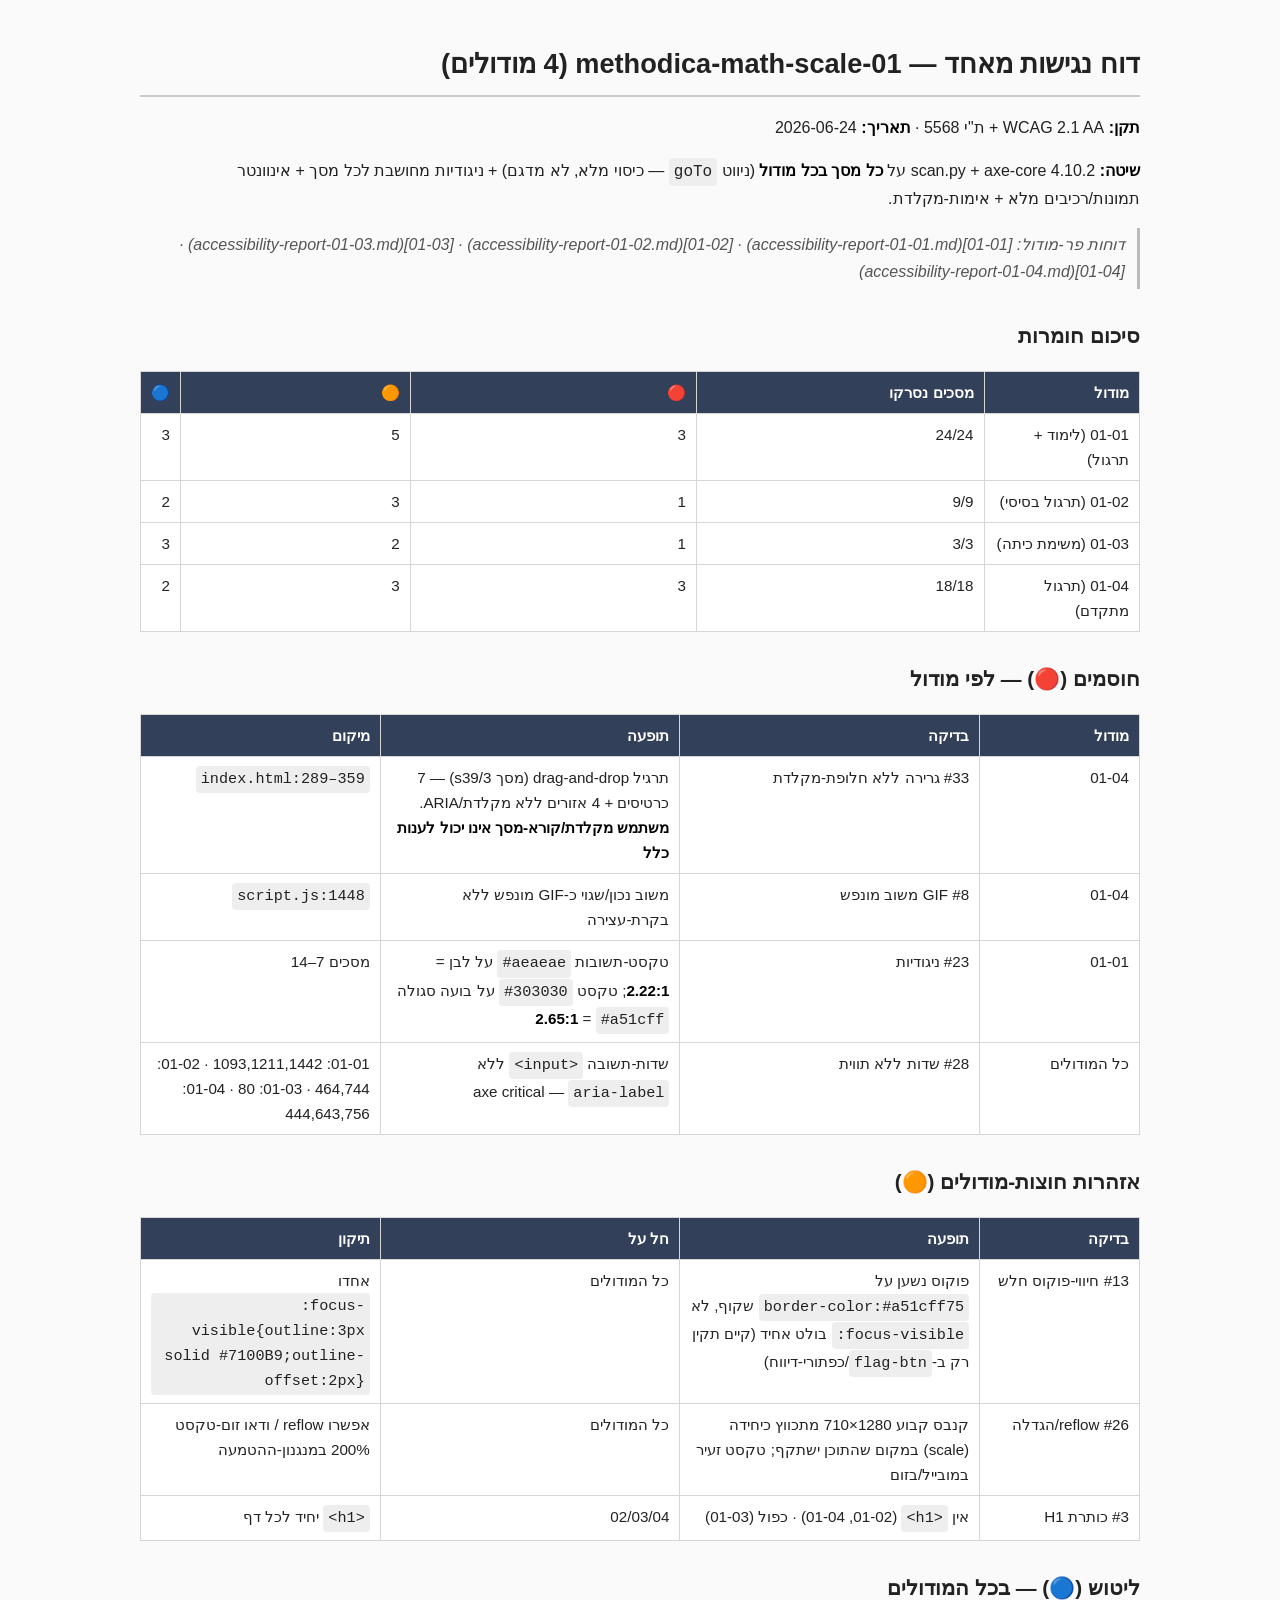
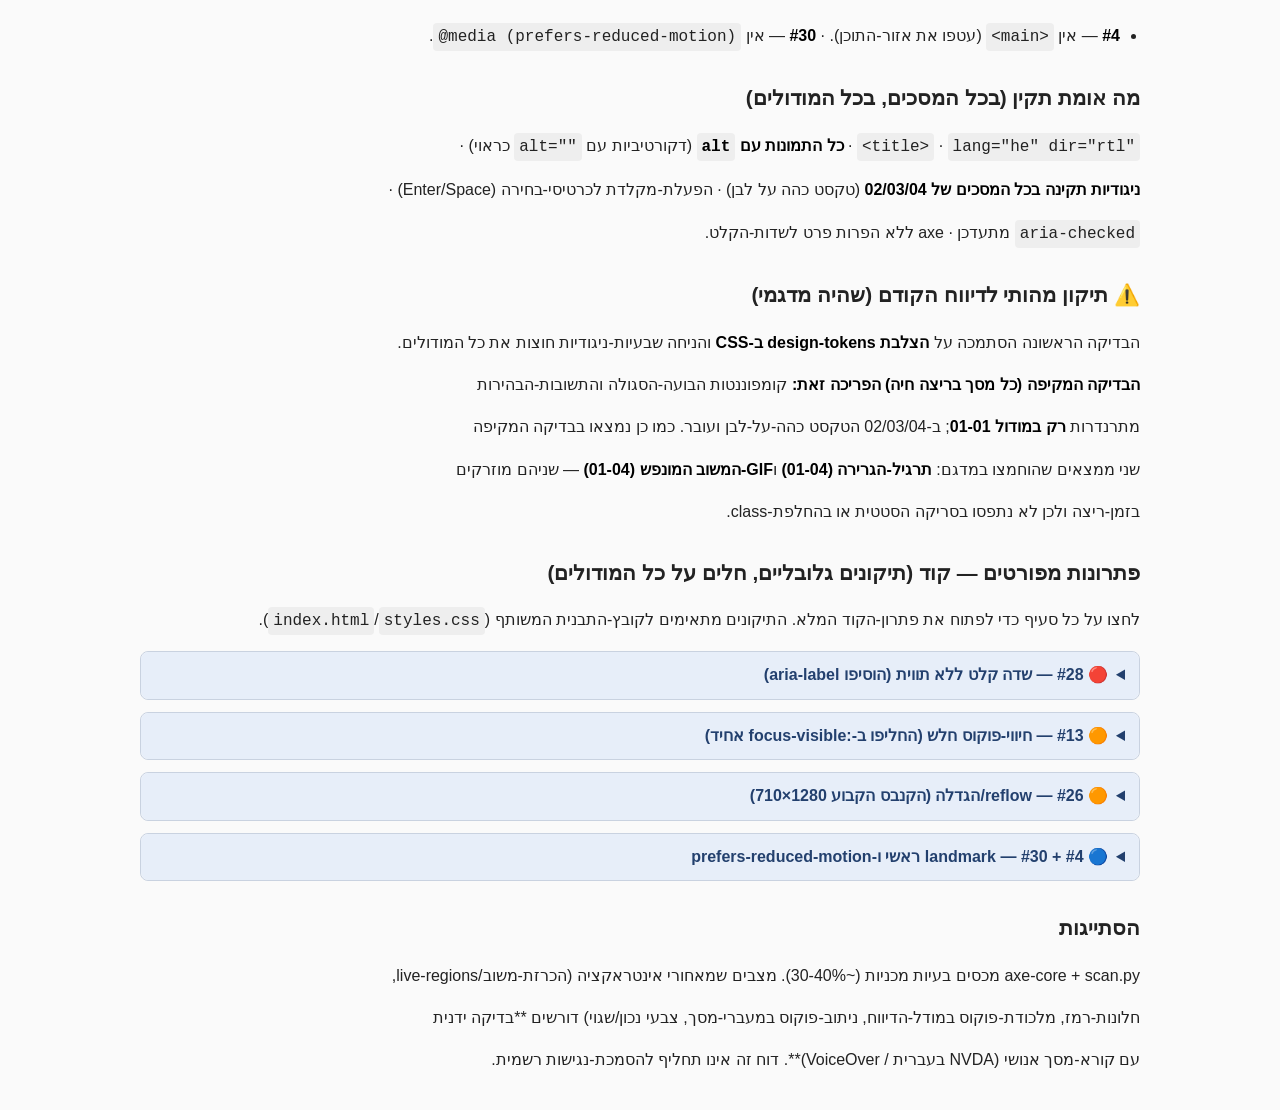
<file: accessibility-report-SUMMARY.html>
<!DOCTYPE html>
<html lang="he" dir="rtl">
<head>
<meta charset="utf-8">
<meta name="viewport" content="width=device-width, initial-scale=1">
<title>דוח נגישות מאחד — methodica-math-scale-01 (4 מודולים)</title>
<style>
  :root { --blocker:#d12; --warning:#e67e00; --polish:#1769d1; }
  body { font-family:"Assistant","Segoe UI",Arial,sans-serif; line-height:1.65; max-width:1000px;
         margin:0 auto; padding:24px; color:#222; background:#fafafa; }
  h1 { font-size:1.7rem; border-bottom:2px solid #ccc; padding-bottom:8px; }
  h2 { font-size:1.3rem; margin-top:30px; }
  h3 { font-size:1.1rem; margin-top:26px; background:#eef1f5; padding:6px 12px; border-radius:6px;
       border-inline-start:5px solid #6b7a90; }
  table { border-collapse:collapse; width:100%; margin:8px 0 18px; background:#fff; font-size:0.95rem; }
  th,td { border:1px solid #d6d6d6; padding:8px 10px; text-align:right; vertical-align:top; }
  th { background:#33405a; color:#fff; font-weight:600; }
  th:nth-child(1),td:nth-child(1) { width:16%; }
  th:nth-child(2),td:nth-child(2) { width:30%; }
  th:nth-child(3),td:nth-child(3) { width:30%; }
  th:nth-child(4),td:nth-child(4) { width:24%; }
  tr.blocker td:first-child { border-inline-start:5px solid var(--blocker); background:#fdecec; }
  tr.warning td:first-child { border-inline-start:5px solid var(--warning); background:#fff6e9; }
  tr.polish  td:first-child { border-inline-start:5px solid var(--polish);  background:#eaf2fd; }
  code { background:#eee; padding:1px 5px; border-radius:4px; font-family:Consolas,monospace; direction:ltr; display:inline-block; }
  pre { background:#1e2433; color:#e6e6e6; padding:14px 16px; border-radius:8px; overflow:auto;
        direction:ltr; text-align:left; margin:10px 0; line-height:1.5; }
  pre code { background:none; color:inherit; padding:0; display:block; white-space:pre; font-size:0.86rem; }
  details.solution { border:1px solid #c9d2e0; border-radius:8px; margin:12px 0; background:#f3f6fb; }
  details.solution > summary { cursor:pointer; padding:10px 14px; font-weight:700; color:#23406e;
        background:#e7eef9; border-radius:8px; user-select:none; }
  details.solution[open] > summary { border-radius:8px 8px 0 0; border-bottom:1px solid #c9d2e0; }
  details.solution > :not(summary) { margin-inline:14px; }
  details.solution > pre { margin:12px 14px; }
  blockquote { color:#555; border-inline-start:3px solid #bbb; margin:12px 0; padding:4px 12px; font-style:italic; }
  ul { padding-inline-start:20px; }
  strong { color:#000; }
</style>
</head>
<body>
<h1>דוח נגישות מאחד — methodica-math-scale-01 (4 מודולים)</h1>
<p class=""><strong>תקן:</strong> WCAG 2.1 AA + ת"י 5568 · <strong>תאריך:</strong> 2026-06-24</p>
<p class=""><strong>שיטה:</strong> scan.py + axe-core 4.10.2 על <strong>כל מסך בכל מודול</strong> (ניווט <code>goTo</code> — כיסוי מלא, לא מדגם) + ניגודיות מחושבת לכל מסך + אינוונטר תמונות/רכיבים מלא + אימות-מקלדת.</p>
<blockquote>דוחות פר-מודול: [01-01](accessibility-report-01-01.md) · [01-02](accessibility-report-01-02.md) · [01-03](accessibility-report-01-03.md) · [01-04](accessibility-report-01-04.md)</blockquote>
<h2>סיכום חומרות</h2>
<table>
<thead><tr><th>מודול</th><th>מסכים נסרקו</th><th>🔴</th><th>🟠</th><th>🔵</th></tr></thead>
<tbody>
<tr class=""><td>01-01 (לימוד + תרגול)</td><td>24/24</td><td>3</td><td>5</td><td>3</td></tr>
<tr class=""><td>01-02 (תרגול בסיסי)</td><td>9/9</td><td>1</td><td>3</td><td>2</td></tr>
<tr class=""><td>01-03 (משימת כיתה)</td><td>3/3</td><td>1</td><td>2</td><td>3</td></tr>
<tr class=""><td>01-04 (תרגול מתקדם)</td><td>18/18</td><td>3</td><td>3</td><td>2</td></tr>
</tbody></table>
<h2>חוסמים (🔴) — לפי מודול</h2>
<table>
<thead><tr><th>מודול</th><th>בדיקה</th><th>תופעה</th><th>מיקום</th></tr></thead>
<tbody>
<tr class=""><td>01-04</td><td>#33 גרירה ללא חלופת-מקלדת</td><td>תרגיל drag-and-drop (מסך 3/s39) — 7 כרטיסים + 4 אזורים ללא מקלדת/ARIA. <strong>משתמש מקלדת/קורא-מסך אינו יכול לענות כלל</strong></td><td><code>index.html:289–359</code></td></tr>
<tr class=""><td>01-04</td><td>#8 GIF משוב מונפש</td><td>משוב נכון/שגוי כ-GIF מונפש ללא בקרת-עצירה</td><td><code>script.js:1448</code></td></tr>
<tr class=""><td>01-01</td><td>#23 ניגודיות</td><td>טקסט-תשובות <code>#aeaeae</code> על לבן = <strong>2.22:1</strong>; טקסט <code>#303030</code> על בועה סגולה <code>#a51cff</code> = <strong>2.65:1</strong></td><td>מסכים 7–14</td></tr>
<tr class=""><td>כל המודולים</td><td>#28 שדות ללא תווית</td><td>שדות-תשובה <code>&lt;input&gt;</code> ללא <code>aria-label</code> — axe critical</td><td>01-01: 1093,1211,1442 · 01-02: 464,744 · 01-03: 80 · 01-04: 444,643,756</td></tr>
</tbody></table>
<h2>אזהרות חוצות-מודולים (🟠)</h2>
<table>
<thead><tr><th>בדיקה</th><th>תופעה</th><th>חל על</th><th>תיקון</th></tr></thead>
<tbody>
<tr class=""><td>#13 חיווי-פוקוס חלש</td><td>פוקוס נשען על <code>border-color:#a51cff75</code> שקוף, לא <code>:focus-visible</code> בולט אחיד (קיים תקין רק ב-<code>flag-btn</code>/כפתורי-דיווח)</td><td>כל המודולים</td><td>אחדו <code>:focus-visible{outline:3px solid #7100B9;outline-offset:2px}</code></td></tr>
<tr class=""><td>#26 reflow/הגדלה</td><td>קנבס קבוע 1280×710 מתכווץ כיחידה (scale) במקום שהתוכן ישתקף; טקסט זעיר במובייל/בזום</td><td>כל המודולים</td><td>אפשרו reflow / ודאו זום-טקסט 200% במנגנון-ההטמעה</td></tr>
<tr class=""><td>#3 כותרת H1</td><td>אין <code>&lt;h1&gt;</code> (01-02, 01-04) · כפול (01-03)</td><td>02/03/04</td><td><code>&lt;h1&gt;</code> יחיד לכל דף</td></tr>
</tbody></table>
<h2>ליטוש (🔵) — בכל המודולים</h2>
<ul>
<li class=""><strong>#4</strong> — אין <code>&lt;main&gt;</code> (עטפו את אזור-התוכן). · <strong>#30</strong> — אין <code>@media (prefers-reduced-motion)</code>.</li>
</ul>
<h2>מה אומת תקין (בכל המסכים, בכל המודולים)</h2>
<p class=""><code>lang="he" dir="rtl"</code> · <code>&lt;title&gt;</code> · <strong>כל התמונות עם <code>alt</code></strong> (דקורטיביות עם <code>alt=""</code> כראוי) ·</p>
<p class=""><strong>ניגודיות תקינה בכל המסכים של 02/03/04</strong> (טקסט כהה על לבן) · הפעלת-מקלדת לכרטיסי-בחירה (Enter/Space) ·</p>
<p class=""><code>aria-checked</code> מתעדכן · axe ללא הפרות פרט לשדות-הקלט.</p>
<h2>⚠️ תיקון מהותי לדיווח הקודם (שהיה מדגמי)</h2>
<p class="">הבדיקה הראשונה הסתמכה על <strong>הצלבת design-tokens ב-CSS</strong> והניחה שבעיות-ניגודיות חוצות את כל המודולים.</p>
<p class=""><strong>הבדיקה המקיפה (כל מסך בריצה חיה) הפריכה זאת:</strong> קומפוננטות הבועה-הסגולה והתשובות-הבהירות</p>
<p class="">מתרנדרות <strong>רק במודול 01-01</strong>; ב-02/03/04 הטקסט כהה-על-לבן ועובר. כמו כן נמצאו בבדיקה המקיפה</p>
<p class="">שני ממצאים שהוחמצו במדגם: <strong>תרגיל-הגרירה (01-04)</strong> ו<strong>GIF-המשוב המונפש (01-04)</strong> — שניהם מוזרקים</p>
<p class="">בזמן-ריצה ולכן לא נתפסו בסריקה הסטטית או בהחלפת-class.</p>
<h2>פתרונות מפורטים — קוד (תיקונים גלובליים, חלים על כל המודולים)</h2>
<p class="">לחצו על כל סעיף כדי לפתוח את פתרון-הקוד המלא. התיקונים מתאימים לקובץ-התבנית המשותף (<code>styles.css</code>/<code>index.html</code>).</p>
<details class="solution"><summary>🔴 #28 — שדה קלט ללא תווית (הוסיפו aria-label)</summary>
<p class="">לכל שדה-תשובה הוסיפו <code>aria-label</code> שמתאר מה להזין. דוגמה ל-<code>.s18-answer-box</code>:</p>
<pre><code>&lt;!-- לפני --&gt;
&lt;input class="s18-answer-box" id="s18-answer-input" type="text" dir="rtl"&gt;

&lt;!-- אחרי --&gt;
&lt;input class="s18-answer-box" id="s18-answer-input" type="text" dir="rtl"
       aria-label="הקלידו את התשובה המספרית"&gt;</code></pre>
<p class="">אם יש כיתוב נראה לפני השדה (<code>&lt;span id="s18-q"&gt;...&lt;/span&gt;</code>), עדיף לקשר אליו:</p>
<pre><code>&lt;input class="s18-answer-box" id="s18-answer-input" type="text" aria-labelledby="s18-q"&gt;</code></pre>
<p class="">החילו על כל המופעים: 01-01 (1093,1211,1442) · 01-02 (464,744) · 01-03 (80) · 01-04 (444,643,756).</p>
</details>
<details class="solution"><summary>🟠 #13 — חיווי-פוקוס חלש (החליפו ב-:focus-visible אחיד)</summary>
<p class="">כיום הרכיבים מסתמכים על <code>border-color:#a51cff75</code> (סגול שקוף) או <code>outline:none</code>. הוסיפו כלל גלובלי</p>
<p class="">שמבטיח חיווי-פוקוס בולט לכל רכיב הניתן למיקוד:</p>
<pre><code>/* תיקון גלובלי — להוסיף ל-styles.css */
*:focus-visible {
  outline: 3px solid #7100B9;   /* סגול כהה, ניגודיות ≥3:1 מול לבן */
  outline-offset: 2px;
  border-radius: 4px;
}
/* אם קיים outline:none על רכיבים אינטראקטיביים — להסירו או להחליפו בכלל לעיל */
.option-card:focus-visible,
.scale-input:focus-visible + .scale-marker {
  outline: 3px solid #7100B9;
  outline-offset: 2px;
}</code></pre>
<p class=""><strong>הימנעו</strong> מ-<code>outline:none</code> ללא חלופה. <code>:focus-visible</code> מציג את החיווי רק בניווט-מקלדת (לא בעכבר),</p>
<p class="">כך שאין פגיעה בעיצוב למשתמשי-עכבר.</p>
</details>
<details class="solution"><summary>🟠 #26 — reflow/הגדלה (הקנבס הקבוע 1280×710)</summary>
<p class="">המבנה הנוכחי מקבע קנבס ומקטין אותו כיחידה (<code>transform: scale</code>), כך שטקסט לא ניתן להגדלה עצמאית.</p>
<p class="">שתי גישות (לפי מורכבות שהצוות מוכן לקבל):</p>
<pre><code>/* גישה א' (מינימלית) — לאפשר זום-טקסט עד 200% בלי חיתוך, גם אם נשאר scale:
   ודאו שמיכל-העל אינו חוסם גלילה אנכית, והסירו max-height קשיח על תיבות-טקסט. */
#app { overflow: auto; }
.hook-card-inner, .s7-card-q, .s18-answer-box { max-height: none; }

/* גישה ב' (נכונה לטווח-ארוך) — פריסה גמישה במקום קנבס קבוע:
   החליפו רוחב/גובה קבועים ב-min()/clamp() ואפשרו לתוכן לרדת שורה (wrap). */
#app { width: min(1280px, 100vw); height: auto; aspect-ratio: auto; }
.s39-cols, .option-cards { flex-wrap: wrap; }</code></pre>
<p class="">בנוסף ודאו שתגית ה-viewport אינה חוסמת זום (היא תקינה כיום). מומלצת גישה ב' לעמידה מלאה ב-1.4.10.</p>
</details>
<details class="solution"><summary>🔵 #4 + #30 — landmark ראשי ו-prefers-reduced-motion</summary>
<pre><code>&lt;!-- #4: עטפו את אזור-התוכן ב-&lt;main&gt; (במקום &lt;div id="app"&gt;, או בתוכו) --&gt;
&lt;main id="app" aria-label="לומדה: קנה מידה"&gt;
  ...
&lt;/main&gt;</code></pre>
<pre><code>/* #30: הוסיפו לסוף styles.css — מכבד בקשת תנועה-מופחתת של המשתמש */
@media (prefers-reduced-motion: reduce) {
  *, *::before, *::after {
    animation-duration: 0.001ms !important;
    animation-iteration-count: 1 !important;
    transition-duration: 0.001ms !important;
    scroll-behavior: auto !important;
  }
}</code></pre>
</details>
<h2>הסתייגות</h2>
<p class="">axe-core + scan.py מכסים בעיות מכניות (~30-40%). מצבים שמאחורי אינטראקציה (הכרזת-משוב/live-regions,</p>
<p class="">חלונות-רמז, מלכודת-פוקוס במודל-הדיווח, ניתוב-פוקוס במעברי-מסך, צבעי נכון/שגוי) דורשים **בדיקה ידנית</p>
<p class="">עם קורא-מסך אנושי (NVDA בעברית / VoiceOver)**. דוח זה אינו תחליף להסמכת-נגישות רשמית.</p>
</body>
</html>
</file>
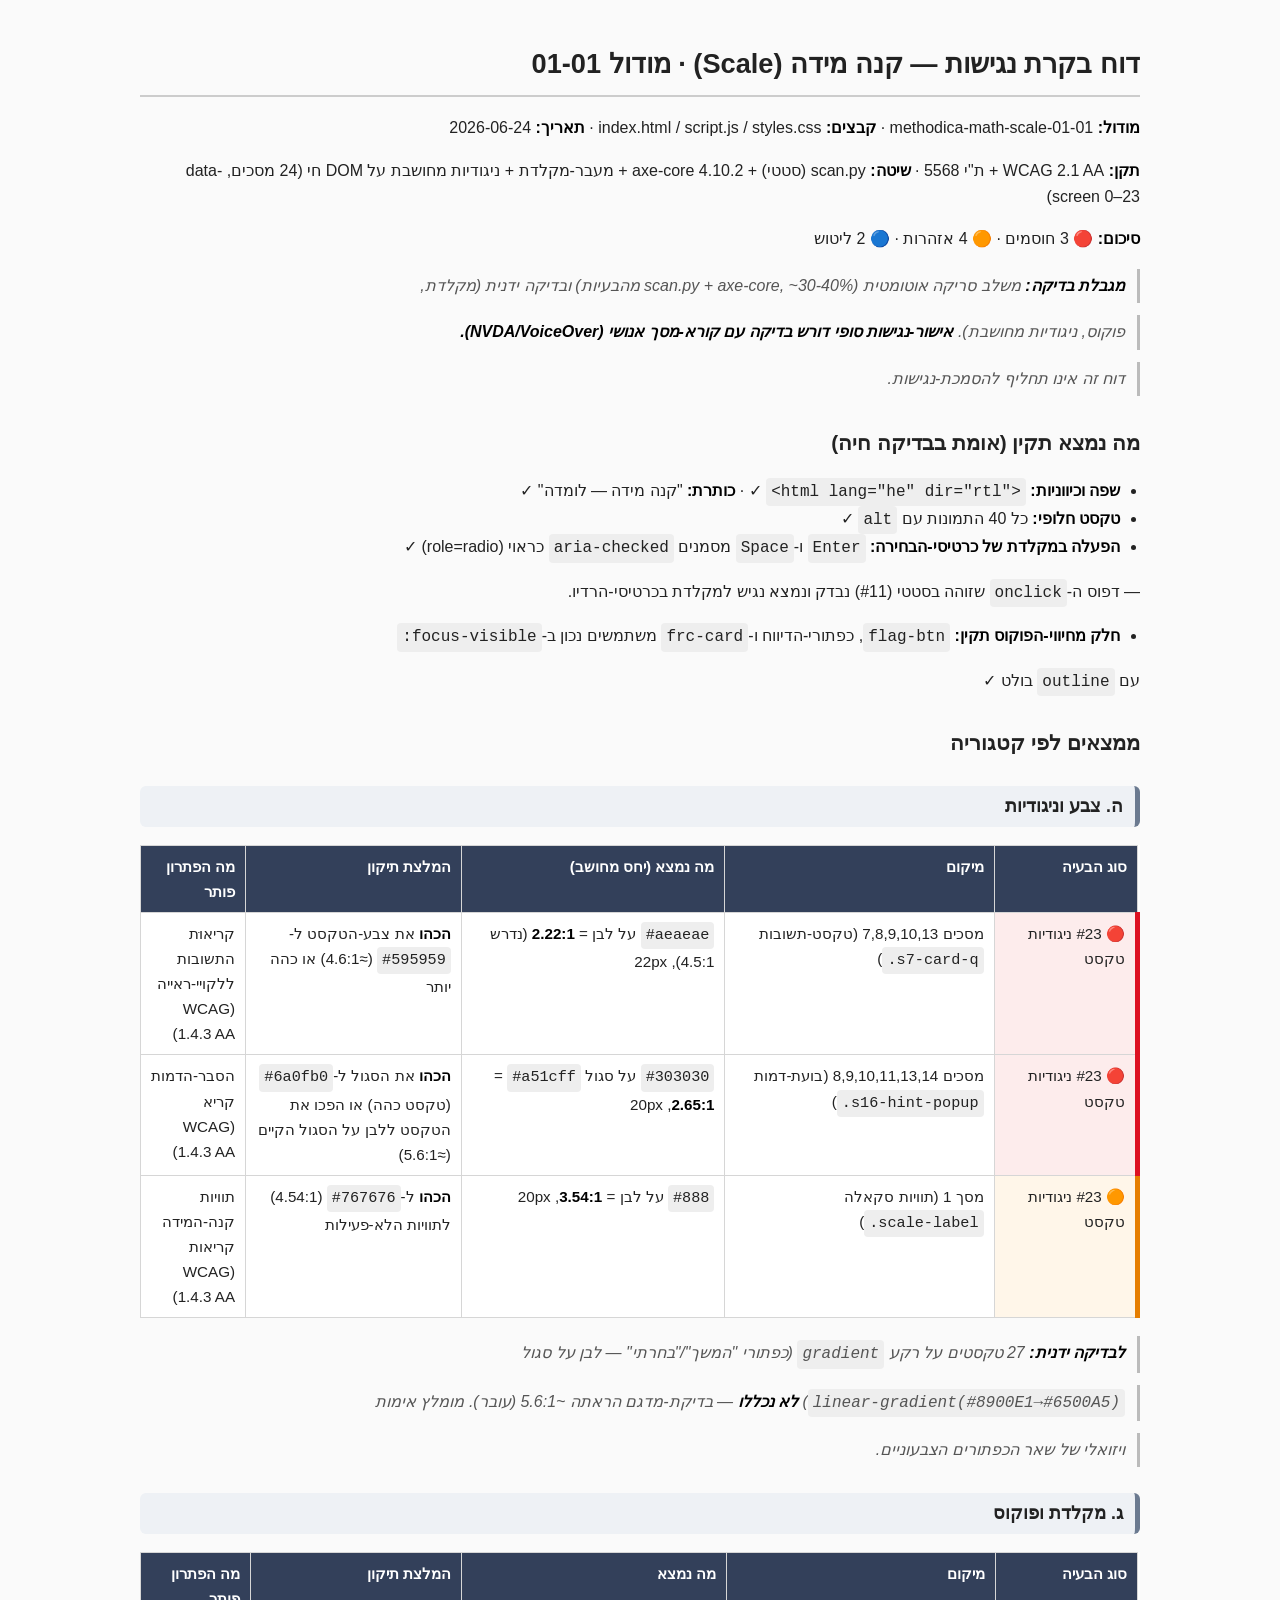
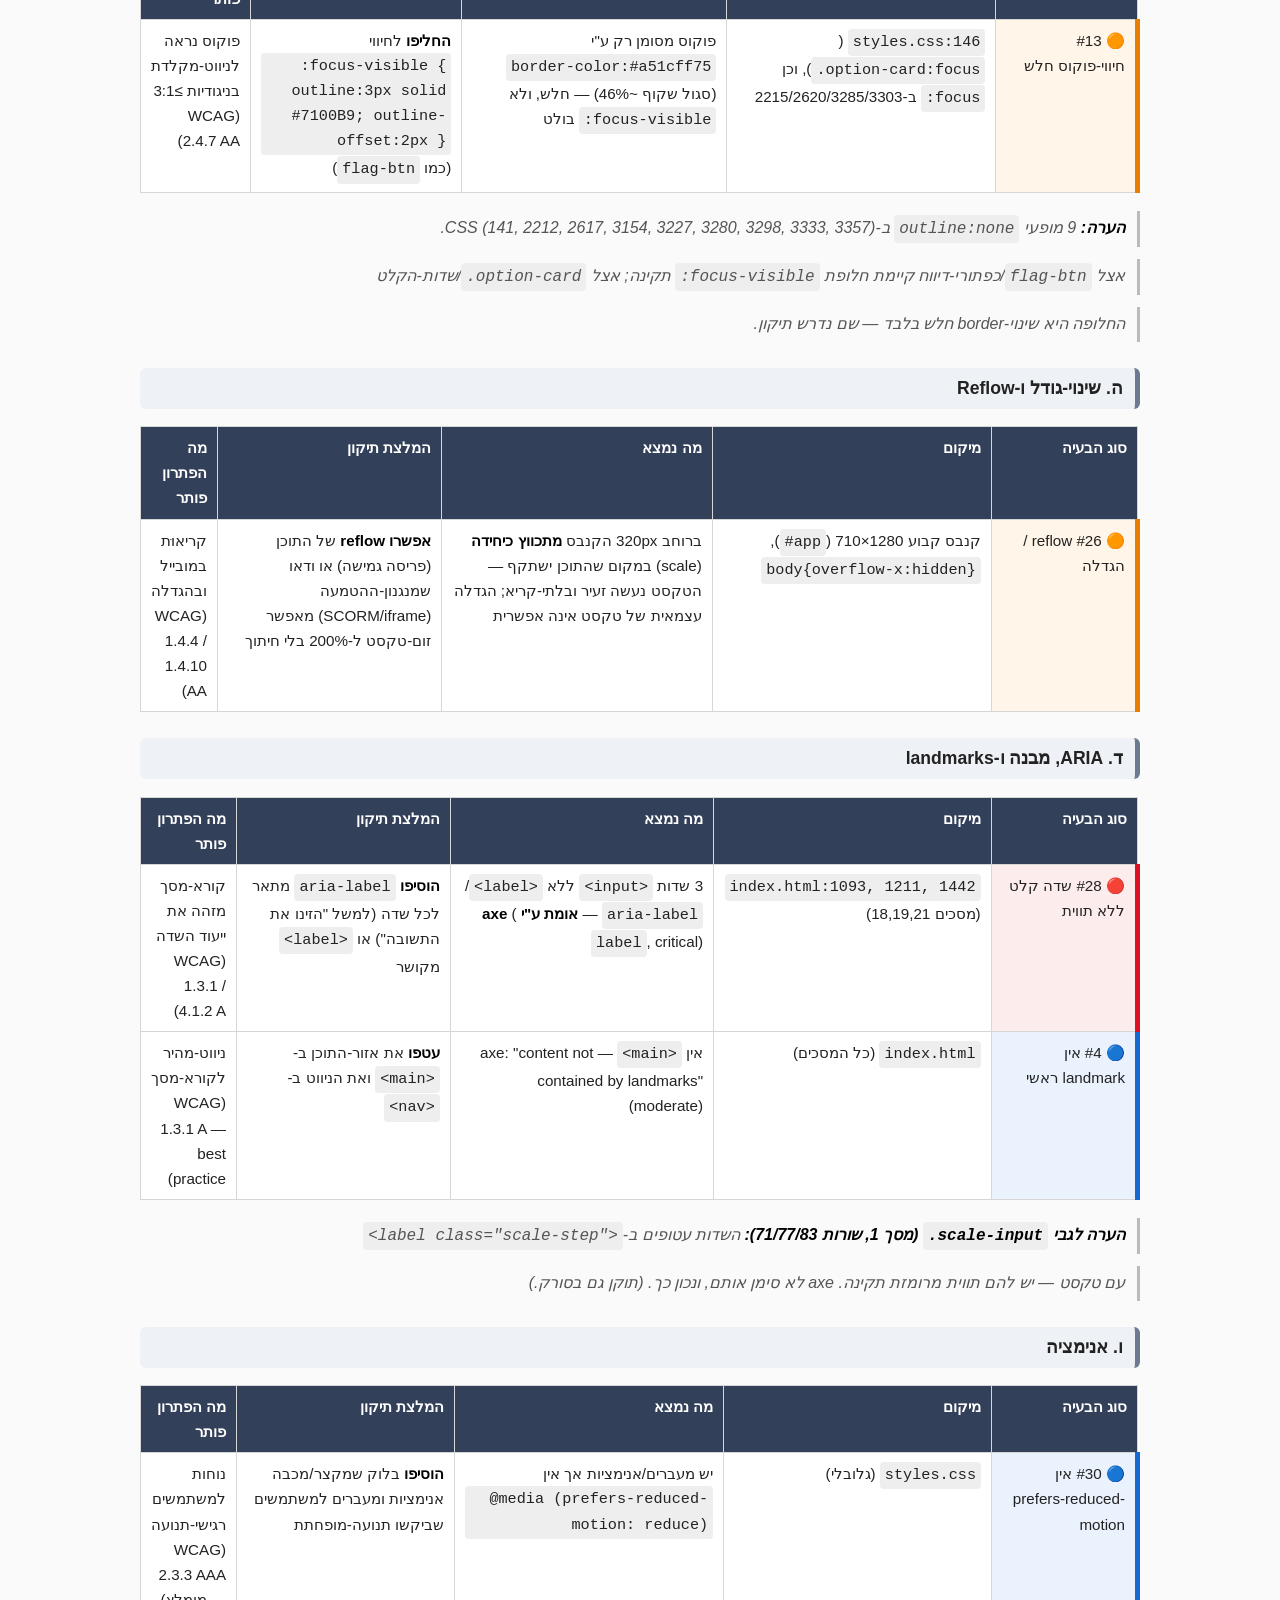
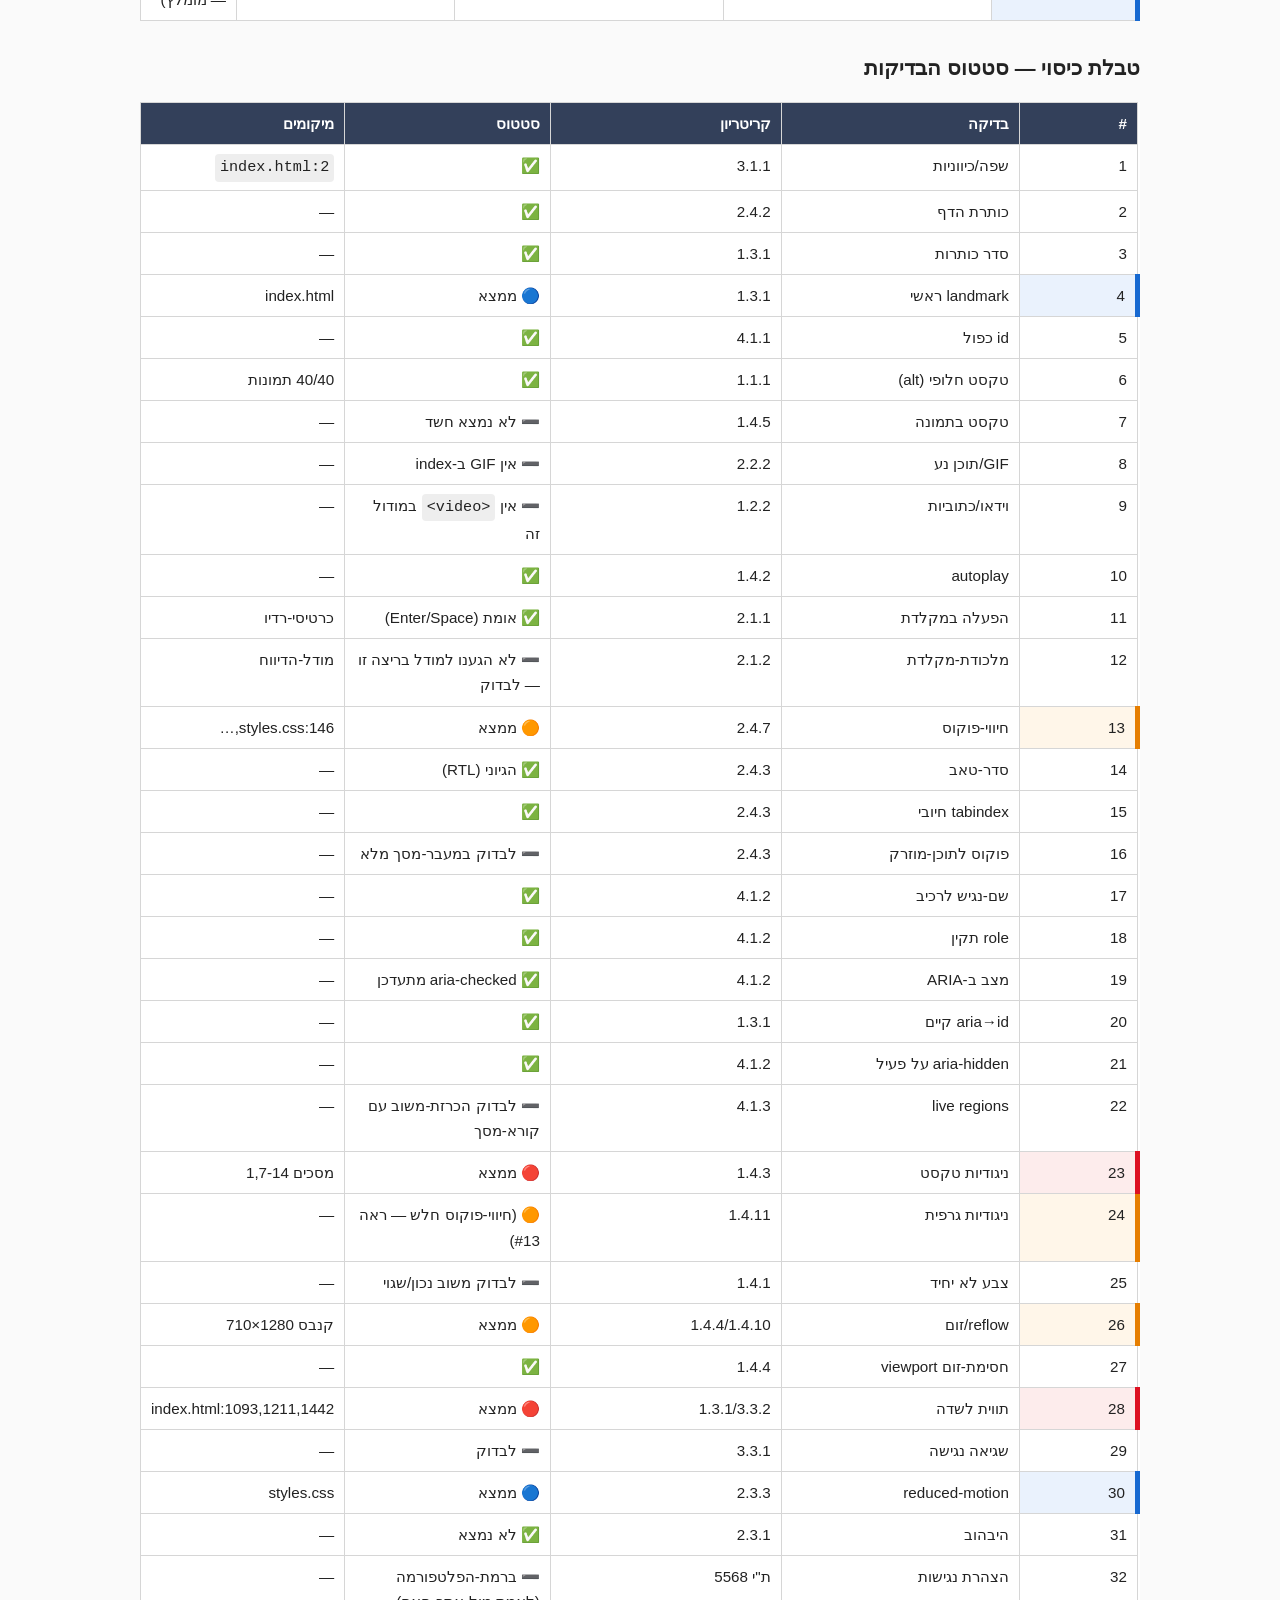
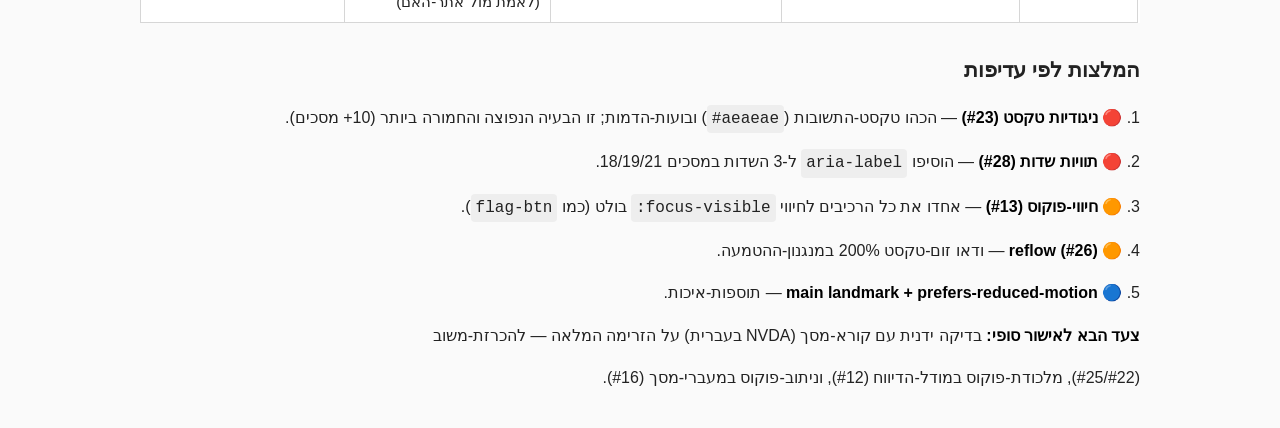
<file: accessibility-qa-skill/examples/report-01-01-example.html>
<!DOCTYPE html>
<html lang="he" dir="rtl">
<head>
<meta charset="utf-8">
<meta name="viewport" content="width=device-width, initial-scale=1">
<title>דוח בקרת נגישות — קנה מידה (Scale) · מודול 01-01</title>
<style>
  :root { --blocker:#d12; --warning:#e67e00; --polish:#1769d1; }
  body { font-family:"Assistant","Segoe UI",Arial,sans-serif; line-height:1.65; max-width:1000px;
         margin:0 auto; padding:24px; color:#222; background:#fafafa; }
  h1 { font-size:1.7rem; border-bottom:2px solid #ccc; padding-bottom:8px; }
  h2 { font-size:1.3rem; margin-top:30px; }
  h3 { font-size:1.1rem; margin-top:26px; background:#eef1f5; padding:6px 12px; border-radius:6px;
       border-inline-start:5px solid #6b7a90; }
  table { border-collapse:collapse; width:100%; margin:8px 0 18px; background:#fff; font-size:0.95rem; }
  th,td { border:1px solid #d6d6d6; padding:8px 10px; text-align:right; vertical-align:top; }
  th { background:#33405a; color:#fff; font-weight:600; }
  th:nth-child(1),td:nth-child(1) { width:16%; }
  th:nth-child(2),td:nth-child(2) { width:30%; }
  th:nth-child(3),td:nth-child(3) { width:30%; }
  th:nth-child(4),td:nth-child(4) { width:24%; }
  tr.blocker td:first-child { border-inline-start:5px solid var(--blocker); background:#fdecec; }
  tr.warning td:first-child { border-inline-start:5px solid var(--warning); background:#fff6e9; }
  tr.polish  td:first-child { border-inline-start:5px solid var(--polish);  background:#eaf2fd; }
  code { background:#eee; padding:1px 5px; border-radius:4px; font-family:Consolas,monospace; direction:ltr; display:inline-block; }
  blockquote { color:#555; border-inline-start:3px solid #bbb; margin:12px 0; padding:4px 12px; font-style:italic; }
  ul { padding-inline-start:20px; }
  strong { color:#000; }
</style>
</head>
<body>
<h1>דוח בקרת נגישות — קנה מידה (Scale) · מודול 01-01</h1>
<p class=""><strong>מודול:</strong> methodica-math-scale-01-01 · <strong>קבצים:</strong> index.html / script.js / styles.css · <strong>תאריך:</strong> 2026-06-24</p>
<p class=""><strong>תקן:</strong> WCAG 2.1 AA + ת"י 5568 · <strong>שיטה:</strong> scan.py (סטטי) + axe-core 4.10.2 + מעבר-מקלדת + ניגודיות מחושבת על DOM חי (24 מסכים, data-screen 0–23)</p>
<p class="blocker"><strong>סיכום:</strong> 🔴 3 חוסמים · 🟠 4 אזהרות · 🔵 2 ליטוש</p>
<blockquote><strong>מגבלת בדיקה:</strong> משלב סריקה אוטומטית (scan.py + axe-core, ~30-40% מהבעיות) ובדיקה ידנית (מקלדת,</blockquote>
<blockquote>פוקוס, ניגודיות מחושבת). <strong>אישור-נגישות סופי דורש בדיקה עם קורא-מסך אנושי (NVDA/VoiceOver).</strong></blockquote>
<blockquote>דוח זה אינו תחליף להסמכת-נגישות.</blockquote>
<h2>מה נמצא תקין (אומת בבדיקה חיה)</h2>
<ul>
<li class=""><strong>שפה וכיווניות:</strong> <code>&lt;html lang="he" dir="rtl"&gt;</code> ✓ · <strong>כותרת:</strong> "קנה מידה — לומדה" ✓</li>
<li class=""><strong>טקסט חלופי:</strong> כל 40 התמונות עם <code>alt</code> ✓</li>
<li class=""><strong>הפעלה במקלדת של כרטיסי-הבחירה:</strong> <code>Enter</code> ו-<code>Space</code> מסמנים <code>aria-checked</code> כראוי (role=radio) ✓</li>
</ul>
<p class="">  — דפוס ה-<code>onclick</code> שזוהה בסטטי (#11) נבדק ונמצא נגיש למקלדת בכרטיסי-הרדיו.</p>
<ul>
<li class=""><strong>חלק מחיווי-הפוקוס תקין:</strong> <code>flag-btn</code>, כפתורי-הדיווח ו-<code>frc-card</code> משתמשים נכון ב-<code>:focus-visible</code></li>
</ul>
<p class="">  עם <code>outline</code> בולט ✓</p>
<h2>ממצאים לפי קטגוריה</h2>
<h3>ה. צבע וניגודיות</h3>
<table>
<thead><tr><th>סוג הבעיה</th><th>מיקום</th><th>מה נמצא (יחס מחושב)</th><th>המלצת תיקון</th><th>מה הפתרון פותר</th></tr></thead>
<tbody>
<tr class="blocker"><td>🔴 #23 ניגודיות טקסט</td><td>מסכים 7,8,9,10,13 (טקסט-תשובות <code>.s7-card-q</code>)</td><td><code>#aeaeae</code> על לבן = <strong>2.22:1</strong> (נדרש 4.5:1), 22px</td><td><strong>הכהו</strong> את צבע-הטקסט ל-<code>#595959</code> (≈4.6:1) או כהה יותר</td><td>קריאוּת התשובות ללקויי-ראייה (WCAG 1.4.3 AA)</td></tr>
<tr class="blocker"><td>🔴 #23 ניגודיות טקסט</td><td>מסכים 8,9,10,11,13,14 (בועת-דמות <code>.s16-hint-popup</code>)</td><td><code>#303030</code> על סגול <code>#a51cff</code> = <strong>2.65:1</strong>, 20px</td><td><strong>הכהו</strong> את הסגול ל-<code>#6a0fb0</code> (טקסט כהה) או הפכו את הטקסט ללבן על הסגול הקיים (≈5.6:1)</td><td>הסבר-הדמות קריא (WCAG 1.4.3 AA)</td></tr>
<tr class="warning"><td>🟠 #23 ניגודיות טקסט</td><td>מסך 1 (תוויות סקאלה <code>.scale-label</code>)</td><td><code>#888</code> על לבן = <strong>3.54:1</strong>, 20px</td><td><strong>הכהו</strong> ל-<code>#767676</code> (4.54:1) לתוויות הלא-פעילות</td><td>תוויות קנה-המידה קריאות (WCAG 1.4.3 AA)</td></tr>
</tbody></table>
<blockquote><strong>לבדיקה ידנית:</strong> 27 טקסטים על רקע <code>gradient</code> (כפתורי "המשך"/"בחרתי" — לבן על סגול</blockquote>
<blockquote><code>linear-gradient(#8900E1→#6500A5)</code>) <strong>לא נכללו</strong> — בדיקת-מדגם הראתה ~5.6:1 (עובר). מומלץ אימות</blockquote>
<blockquote>ויזואלי של שאר הכפתורים הצבעוניים.</blockquote>
<h3>ג. מקלדת ופוקוס</h3>
<table>
<thead><tr><th>סוג הבעיה</th><th>מיקום</th><th>מה נמצא</th><th>המלצת תיקון</th><th>מה הפתרון פותר</th></tr></thead>
<tbody>
<tr class="warning"><td>🟠 #13 חיווי-פוקוס חלש</td><td><code>styles.css:146</code> (<code>.option-card:focus</code>), וכן <code>:focus</code> ב-2215/2620/3285/3303</td><td>פוקוס מסומן רק ע"י <code>border-color:#a51cff75</code> (סגול שקוף ~46%) — חלש, ולא <code>:focus-visible</code> בולט</td><td><strong>החליפו</strong> לחיווי <code>:focus-visible { outline:3px solid #7100B9; outline-offset:2px }</code> (כמו <code>flag-btn</code>)</td><td>פוקוס נראה לניווט-מקלדת בניגודיות ≥3:1 (WCAG 2.4.7 AA)</td></tr>
</tbody></table>
<blockquote><strong>הערה:</strong> 9 מופעי <code>outline:none</code> ב-CSS (141, 2212, 2617, 3154, 3227, 3280, 3298, 3333, 3357).</blockquote>
<blockquote>אצל <code>flag-btn</code>/כפתורי-דיווח קיימת חלופת <code>:focus-visible</code> תקינה; אצל <code>.option-card</code>/שדות-הקלט</blockquote>
<blockquote>החלופה היא שינוי-border חלש בלבד — שם נדרש תיקון.</blockquote>
<h3>ה. שינוי-גודל ו-Reflow</h3>
<table>
<thead><tr><th>סוג הבעיה</th><th>מיקום</th><th>מה נמצא</th><th>המלצת תיקון</th><th>מה הפתרון פותר</th></tr></thead>
<tbody>
<tr class="warning"><td>🟠 #26 reflow / הגדלה</td><td>קנבס קבוע 1280×710 (<code>#app</code>), <code>body{overflow-x:hidden}</code></td><td>ברוחב 320px הקנבס <strong>מתכווץ כיחידה</strong> (scale) במקום שהתוכן ישתקף — הטקסט נעשה זעיר ובלתי-קריא; הגדלה עצמאית של טקסט אינה אפשרית</td><td><strong>אפשרו reflow</strong> של התוכן (פריסה גמישה) או ודאו שמנגנון-ההטמעה (SCORM/iframe) מאפשר זום-טקסט ל-200% בלי חיתוך</td><td>קריאוּת במובייל ובהגדלה (WCAG 1.4.4 / 1.4.10 AA)</td></tr>
</tbody></table>
<h3>ד. ARIA, מבנה ו-landmarks</h3>
<table>
<thead><tr><th>סוג הבעיה</th><th>מיקום</th><th>מה נמצא</th><th>המלצת תיקון</th><th>מה הפתרון פותר</th></tr></thead>
<tbody>
<tr class="blocker"><td>🔴 #28 שדה קלט ללא תווית</td><td><code>index.html:1093, 1211, 1442</code> (מסכים 18,19,21)</td><td>3 שדות <code>&lt;input&gt;</code> ללא <code>&lt;label&gt;</code>/<code>aria-label</code> — <strong>אומת ע"י axe</strong> (<code>label</code>, critical)</td><td><strong>הוסיפו</strong> <code>aria-label</code> מתאר לכל שדה (למשל "הזינו את התשובה") או <code>&lt;label&gt;</code> מקושר</td><td>קורא-מסך מזהה את ייעוד השדה (WCAG 1.3.1 / 4.1.2 A)</td></tr>
<tr class="polish"><td>🔵 #4 אין landmark ראשי</td><td><code>index.html</code> (כל המסכים)</td><td>אין <code>&lt;main&gt;</code> — axe: "content not contained by landmarks" (moderate)</td><td><strong>עטפו</strong> את אזור-התוכן ב-<code>&lt;main&gt;</code> ואת הניווט ב-<code>&lt;nav&gt;</code></td><td>ניווט-מהיר לקורא-מסך (WCAG 1.3.1 A — best practice)</td></tr>
</tbody></table>
<blockquote><strong>הערה לגבי <code>.scale-input</code> (מסך 1, שורות 71/77/83):</strong> השדות עטופים ב-<code>&lt;label class="scale-step"&gt;</code></blockquote>
<blockquote>עם טקסט — יש להם תווית מרומזת תקינה. axe לא סימן אותם, ונכון כך. (תוקן גם בסורק.)</blockquote>
<h3>ו. אנימציה</h3>
<table>
<thead><tr><th>סוג הבעיה</th><th>מיקום</th><th>מה נמצא</th><th>המלצת תיקון</th><th>מה הפתרון פותר</th></tr></thead>
<tbody>
<tr class="polish"><td>🔵 #30 אין prefers-reduced-motion</td><td><code>styles.css</code> (גלובלי)</td><td>יש מעברים/אנימציות אך אין <code>@media (prefers-reduced-motion: reduce)</code></td><td><strong>הוסיפו</strong> בלוק שמקצר/מכבה אנימציות ומעברים למשתמשים שביקשו תנועה-מופחתת</td><td>נוחות למשתמשים רגישי-תנועה (WCAG 2.3.3 AAA — מומלץ)</td></tr>
</tbody></table>
<h2>טבלת כיסוי — סטטוס הבדיקות</h2>
<table>
<thead><tr><th>#</th><th>בדיקה</th><th>קריטריון</th><th>סטטוס</th><th>מיקומים</th></tr></thead>
<tbody>
<tr class=""><td>1</td><td>שפה/כיווניות</td><td>3.1.1</td><td>✅</td><td><code>index.html:2</code></td></tr>
<tr class=""><td>2</td><td>כותרת הדף</td><td>2.4.2</td><td>✅</td><td>—</td></tr>
<tr class=""><td>3</td><td>סדר כותרות</td><td>1.3.1</td><td>✅</td><td>—</td></tr>
<tr class="polish"><td>4</td><td>landmark ראשי</td><td>1.3.1</td><td>🔵 ממצא</td><td>index.html</td></tr>
<tr class=""><td>5</td><td>id כפול</td><td>4.1.1</td><td>✅</td><td>—</td></tr>
<tr class=""><td>6</td><td>טקסט חלופי (alt)</td><td>1.1.1</td><td>✅</td><td>40/40 תמונות</td></tr>
<tr class=""><td>7</td><td>טקסט בתמונה</td><td>1.4.5</td><td>➖ לא נמצא חשד</td><td>—</td></tr>
<tr class=""><td>8</td><td>GIF/תוכן נע</td><td>2.2.2</td><td>➖ אין GIF ב-index</td><td>—</td></tr>
<tr class=""><td>9</td><td>וידאו/כתוביות</td><td>1.2.2</td><td>➖ אין <code>&lt;video&gt;</code> במודול זה</td><td>—</td></tr>
<tr class=""><td>10</td><td>autoplay</td><td>1.4.2</td><td>✅</td><td>—</td></tr>
<tr class=""><td>11</td><td>הפעלה במקלדת</td><td>2.1.1</td><td>✅ אומת (Enter/Space)</td><td>כרטיסי-רדיו</td></tr>
<tr class=""><td>12</td><td>מלכודת-מקלדת</td><td>2.1.2</td><td>➖ לא הגענו למודל בריצה זו — לבדוק</td><td>מודל-הדיווח</td></tr>
<tr class="warning"><td>13</td><td>חיווי-פוקוס</td><td>2.4.7</td><td>🟠 ממצא</td><td>styles.css:146,…</td></tr>
<tr class=""><td>14</td><td>סדר-טאב</td><td>2.4.3</td><td>✅ הגיוני (RTL)</td><td>—</td></tr>
<tr class=""><td>15</td><td>tabindex חיובי</td><td>2.4.3</td><td>✅</td><td>—</td></tr>
<tr class=""><td>16</td><td>פוקוס לתוכן-מוזרק</td><td>2.4.3</td><td>➖ לבדוק במעבר-מסך מלא</td><td>—</td></tr>
<tr class=""><td>17</td><td>שם-נגיש לרכיב</td><td>4.1.2</td><td>✅</td><td>—</td></tr>
<tr class=""><td>18</td><td>role תקין</td><td>4.1.2</td><td>✅</td><td>—</td></tr>
<tr class=""><td>19</td><td>מצב ב-ARIA</td><td>4.1.2</td><td>✅ aria-checked מתעדכן</td><td>—</td></tr>
<tr class=""><td>20</td><td>aria→id קיים</td><td>1.3.1</td><td>✅</td><td>—</td></tr>
<tr class=""><td>21</td><td>aria-hidden על פעיל</td><td>4.1.2</td><td>✅</td><td>—</td></tr>
<tr class=""><td>22</td><td>live regions</td><td>4.1.3</td><td>➖ לבדוק הכרזת-משוב עם קורא-מסך</td><td>—</td></tr>
<tr class="blocker"><td>23</td><td>ניגודיות טקסט</td><td>1.4.3</td><td>🔴 ממצא</td><td>מסכים 1,7-14</td></tr>
<tr class="warning"><td>24</td><td>ניגודיות גרפית</td><td>1.4.11</td><td>🟠 (חיווי-פוקוס חלש — ראה #13)</td><td>—</td></tr>
<tr class=""><td>25</td><td>צבע לא יחיד</td><td>1.4.1</td><td>➖ לבדוק משוב נכון/שגוי</td><td>—</td></tr>
<tr class="warning"><td>26</td><td>reflow/זום</td><td>1.4.4/1.4.10</td><td>🟠 ממצא</td><td>קנבס 1280×710</td></tr>
<tr class=""><td>27</td><td>חסימת-זום viewport</td><td>1.4.4</td><td>✅</td><td>—</td></tr>
<tr class="blocker"><td>28</td><td>תווית לשדה</td><td>1.3.1/3.3.2</td><td>🔴 ממצא</td><td>index.html:1093,1211,1442</td></tr>
<tr class=""><td>29</td><td>שגיאה נגישה</td><td>3.3.1</td><td>➖ לבדוק</td><td>—</td></tr>
<tr class="polish"><td>30</td><td>reduced-motion</td><td>2.3.3</td><td>🔵 ממצא</td><td>styles.css</td></tr>
<tr class=""><td>31</td><td>היבהוב</td><td>2.3.1</td><td>✅ לא נמצא</td><td>—</td></tr>
<tr class=""><td>32</td><td>הצהרת נגישות</td><td>ת"י 5568</td><td>➖ ברמת-הפלטפורמה (לאמת מול אתר-האם)</td><td>—</td></tr>
</tbody></table>
<h2>המלצות לפי עדיפות</h2>
<p class="blocker">1. <strong>🔴 ניגודיות טקסט (#23)</strong> — הכהו טקסט-התשובות (<code>#aeaeae</code>) ובועות-הדמות; זו הבעיה הנפוצה והחמורה ביותר (10+ מסכים).</p>
<p class="blocker">2. <strong>🔴 תוויות שדות (#28)</strong> — הוסיפו <code>aria-label</code> ל-3 השדות במסכים 18/19/21.</p>
<p class="warning">3. <strong>🟠 חיווי-פוקוס (#13)</strong> — אחדו את כל הרכיבים לחיווי <code>:focus-visible</code> בולט (כמו <code>flag-btn</code>).</p>
<p class="warning">4. <strong>🟠 reflow (#26)</strong> — ודאו זום-טקסט 200% במנגנון-ההטמעה.</p>
<p class="polish">5. <strong>🔵 main landmark + prefers-reduced-motion</strong> — תוספות-איכות.</p>
<p class=""><strong>צעד הבא לאישור סופי:</strong> בדיקה ידנית עם קורא-מסך (NVDA בעברית) על הזרימה המלאה — להכרזת-משוב</p>
<p class="">(#22/#25), מלכודת-פוקוס במודל-הדיווח (#12), וניתוב-פוקוס במעברי-מסך (#16).</p>
</body>
</html>
</file>
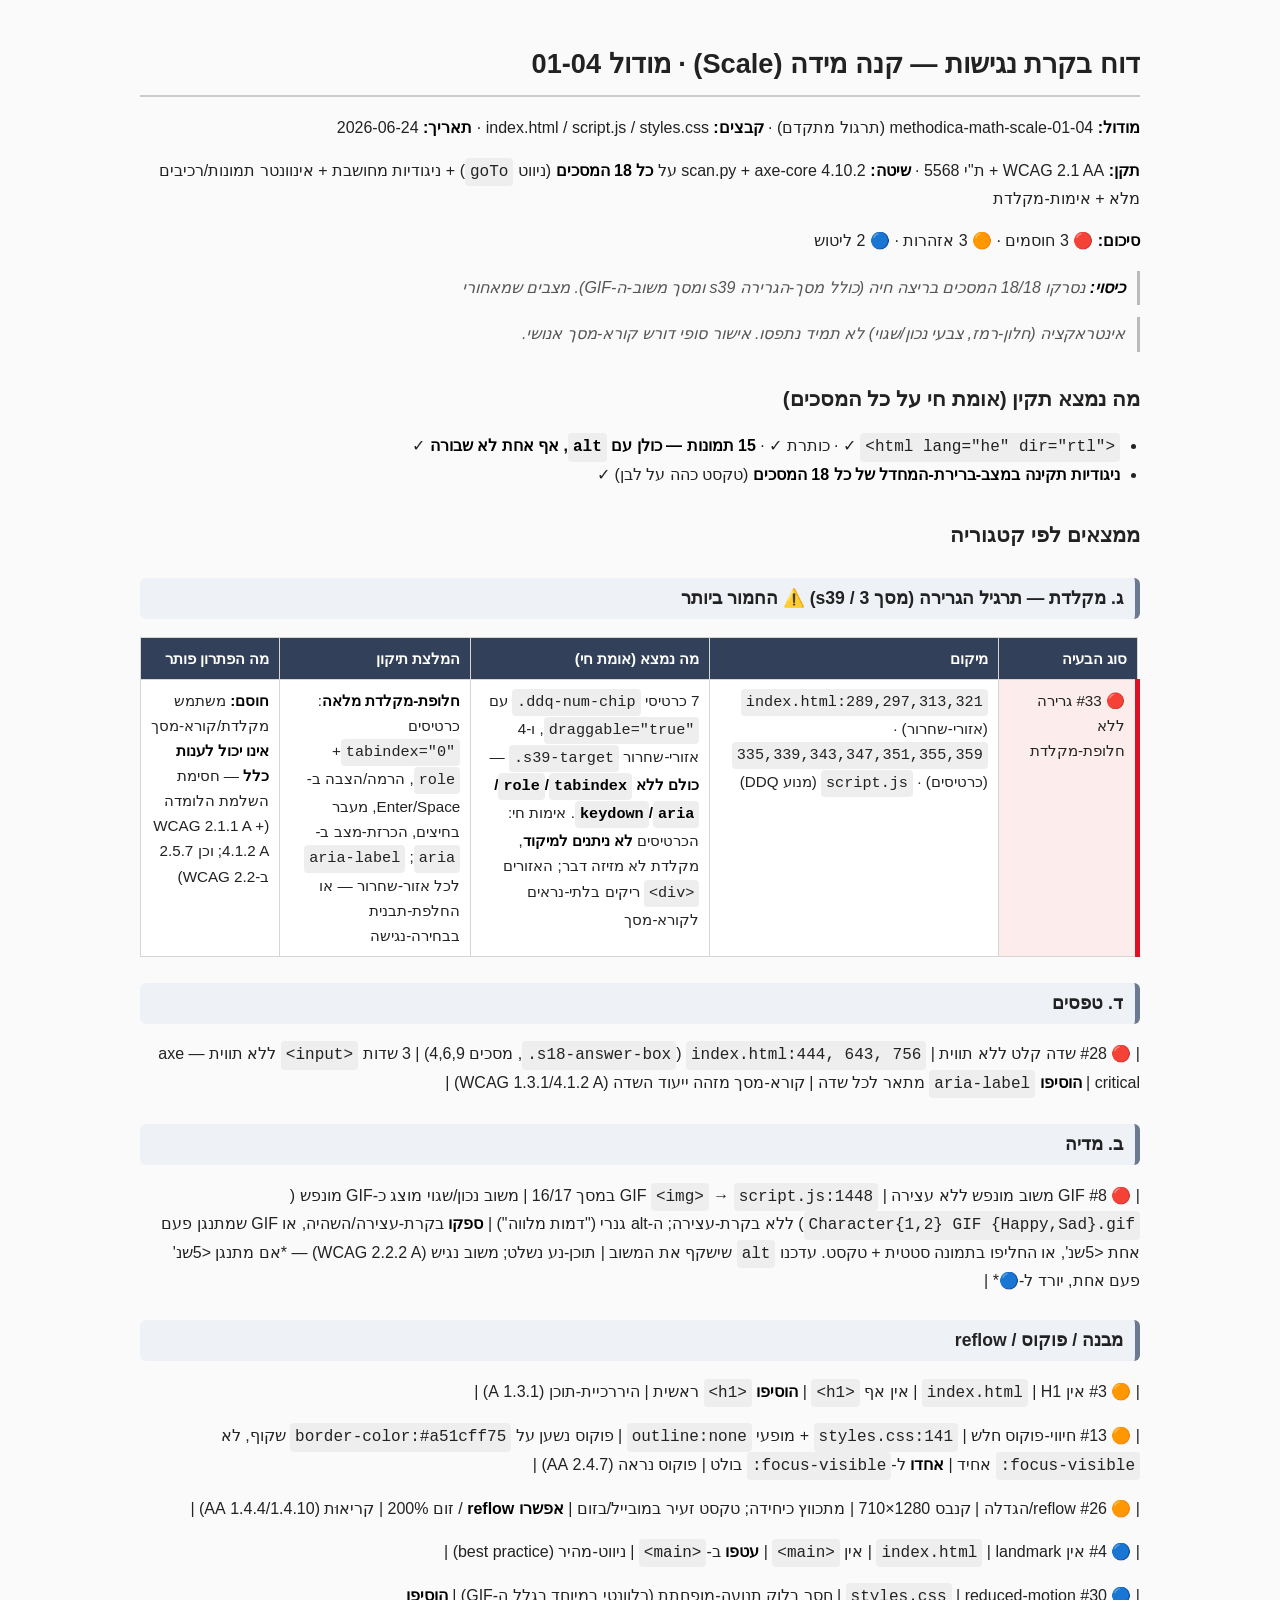
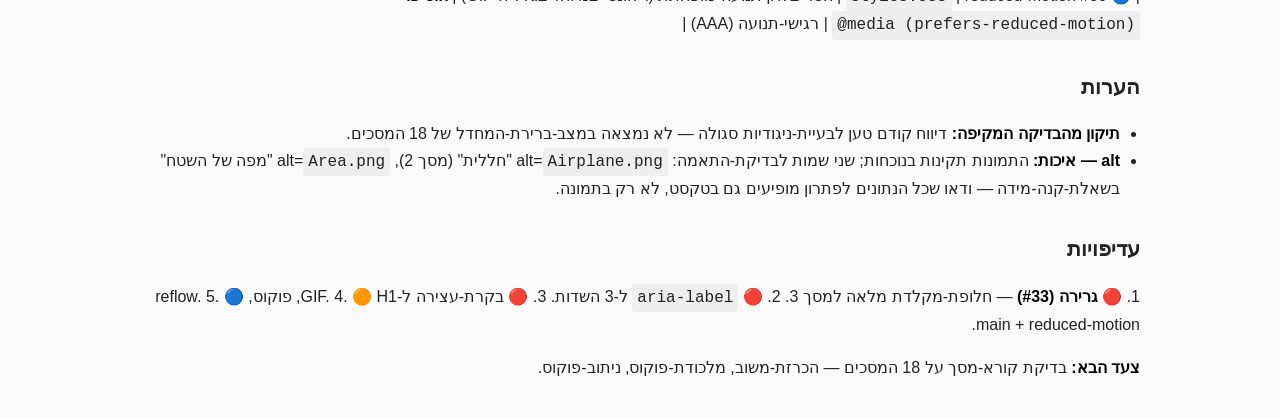
<file: accessibility-qa-skill/examples/report-01-04-example.html>
<!DOCTYPE html>
<html lang="he" dir="rtl">
<head>
<meta charset="utf-8">
<meta name="viewport" content="width=device-width, initial-scale=1">
<title>דוח בקרת נגישות — קנה מידה (Scale) · מודול 01-04</title>
<style>
  :root { --blocker:#d12; --warning:#e67e00; --polish:#1769d1; }
  body { font-family:"Assistant","Segoe UI",Arial,sans-serif; line-height:1.65; max-width:1000px;
         margin:0 auto; padding:24px; color:#222; background:#fafafa; }
  h1 { font-size:1.7rem; border-bottom:2px solid #ccc; padding-bottom:8px; }
  h2 { font-size:1.3rem; margin-top:30px; }
  h3 { font-size:1.1rem; margin-top:26px; background:#eef1f5; padding:6px 12px; border-radius:6px;
       border-inline-start:5px solid #6b7a90; }
  table { border-collapse:collapse; width:100%; margin:8px 0 18px; background:#fff; font-size:0.95rem; }
  th,td { border:1px solid #d6d6d6; padding:8px 10px; text-align:right; vertical-align:top; }
  th { background:#33405a; color:#fff; font-weight:600; }
  th:nth-child(1),td:nth-child(1) { width:16%; }
  th:nth-child(2),td:nth-child(2) { width:30%; }
  th:nth-child(3),td:nth-child(3) { width:30%; }
  th:nth-child(4),td:nth-child(4) { width:24%; }
  tr.blocker td:first-child { border-inline-start:5px solid var(--blocker); background:#fdecec; }
  tr.warning td:first-child { border-inline-start:5px solid var(--warning); background:#fff6e9; }
  tr.polish  td:first-child { border-inline-start:5px solid var(--polish);  background:#eaf2fd; }
  code { background:#eee; padding:1px 5px; border-radius:4px; font-family:Consolas,monospace; direction:ltr; display:inline-block; }
  blockquote { color:#555; border-inline-start:3px solid #bbb; margin:12px 0; padding:4px 12px; font-style:italic; }
  ul { padding-inline-start:20px; }
  strong { color:#000; }
</style>
</head>
<body>
<h1>דוח בקרת נגישות — קנה מידה (Scale) · מודול 01-04</h1>
<p class=""><strong>מודול:</strong> methodica-math-scale-01-04 (תרגול מתקדם) · <strong>קבצים:</strong> index.html / script.js / styles.css · <strong>תאריך:</strong> 2026-06-24</p>
<p class=""><strong>תקן:</strong> WCAG 2.1 AA + ת"י 5568 · <strong>שיטה:</strong> scan.py + axe-core 4.10.2 על <strong>כל 18 המסכים</strong> (ניווט <code>goTo</code>) + ניגודיות מחושבת + אינוונטר תמונות/רכיבים מלא + אימות-מקלדת</p>
<p class="blocker"><strong>סיכום:</strong> 🔴 3 חוסמים · 🟠 3 אזהרות · 🔵 2 ליטוש</p>
<blockquote><strong>כיסוי:</strong> נסרקו 18/18 המסכים בריצה חיה (כולל מסך-הגרירה s39 ומסך משוב-ה-GIF). מצבים שמאחורי</blockquote>
<blockquote>אינטראקציה (חלון-רמז, צבעי נכון/שגוי) לא תמיד נתפסו. אישור סופי דורש קורא-מסך אנושי.</blockquote>
<h2>מה נמצא תקין (אומת חי על כל המסכים)</h2>
<ul>
<li class=""><code>&lt;html lang="he" dir="rtl"&gt;</code> ✓ · כותרת ✓ · <strong>15 תמונות — כולן עם <code>alt</code>, אף אחת לא שבורה</strong> ✓</li>
<li class=""><strong>ניגודיות תקינה במצב-ברירת-המחדל של כל 18 המסכים</strong> (טקסט כהה על לבן) ✓</li>
</ul>
<h2>ממצאים לפי קטגוריה</h2>
<h3>ג. מקלדת — תרגיל הגרירה (מסך 3 / s39) ⚠️ החמור ביותר</h3>
<table>
<thead><tr><th>סוג הבעיה</th><th>מיקום</th><th>מה נמצא (אומת חי)</th><th>המלצת תיקון</th><th>מה הפתרון פותר</th></tr></thead>
<tbody>
<tr class="blocker"><td>🔴 #33 גרירה ללא חלופת-מקלדת</td><td><code>index.html:289,297,313,321</code> (אזורי-שחרור) · <code>335,339,343,347,351,355,359</code> (כרטיסים) · <code>script.js</code> (מנוע DDQ)</td><td>7 כרטיסי <code>.ddq-num-chip</code> עם <code>draggable="true"</code>, ו-4 אזורי-שחרור <code>.s39-target</code> — <strong>כולם ללא <code>tabindex</code>/<code>role</code>/<code>aria</code>/<code>keydown</code></strong>. אימות חי: הכרטיסים <strong>לא ניתנים למיקוד</strong>, מקלדת לא מזיזה דבר; האזורים <code>&lt;div&gt;</code> ריקים בלתי-נראים לקורא-מסך</td><td><strong>חלופת-מקלדת מלאה</strong>: כרטיסים <code>tabindex="0"</code>+<code>role</code>, הרמה/הצבה ב-Enter/Space, מעבר בחיצים, הכרזת-מצב ב-<code>aria</code>; <code>aria-label</code> לכל אזור-שחרור — או החלפת-תבנית בבחירה-נגישה</td><td><strong>חוסם:</strong> משתמש מקלדת/קורא-מסך <strong>אינו יכול לענות כלל</strong> — חסימת השלמת הלומדה (WCAG 2.1.1 A + 4.1.2 A; וכן 2.5.7 ב-WCAG 2.2)</td></tr>
</tbody></table>
<h3>ד. טפסים</h3>
<p class="blocker">| 🔴 #28 שדה קלט ללא תווית | <code>index.html:444, 643, 756</code> (<code>.s18-answer-box</code>, מסכים 4,6,9) | 3 שדות <code>&lt;input&gt;</code> ללא תווית — axe critical | <strong>הוסיפו</strong> <code>aria-label</code> מתאר לכל שדה | קורא-מסך מזהה ייעוד השדה (WCAG 1.3.1/4.1.2 A) |</p>
<h3>ב. מדיה</h3>
<p class="blocker">| 🔴 #8 GIF משוב מונפש ללא עצירה | <code>script.js:1448</code> → <code>&lt;img&gt;</code> GIF במסך 16/17 | משוב נכון/שגוי מוצג כ-GIF מונפש (<code>Character{1,2} GIF {Happy,Sad}.gif</code>) ללא בקרת-עצירה; ה-alt גנרי ("דמות מלווה") | <strong>ספקו</strong> בקרת-עצירה/השהיה, או GIF שמתנגן פעם אחת &lt;5שנ', או החליפו בתמונה סטטית + טקסט. עדכנו <code>alt</code> שישקף את המשוב | תוכן-נע נשלט; משוב נגיש (WCAG 2.2.2 A) — *אם מתנגן &lt;5שנ' פעם אחת, יורד ל-🔵* |</p>
<h3>מבנה / פוקוס / reflow</h3>
<p class="warning">| 🟠 #3 אין H1 | <code>index.html</code> | אין אף <code>&lt;h1&gt;</code> | <strong>הוסיפו</strong> <code>&lt;h1&gt;</code> ראשית | היררכיית-תוכן (1.3.1 A) |</p>
<p class="warning">| 🟠 #13 חיווי-פוקוס חלש | <code>styles.css:141</code> + מופעי <code>outline:none</code> | פוקוס נשען על <code>border-color:#a51cff75</code> שקוף, לא <code>:focus-visible</code> אחיד | <strong>אחדו</strong> ל-<code>:focus-visible</code> בולט | פוקוס נראה (2.4.7 AA) |</p>
<p class="warning">| 🟠 #26 reflow/הגדלה | קנבס 1280×710 | מתכווץ כיחידה; טקסט זעיר במובייל/בזום | <strong>אפשרו reflow</strong> / זום 200% | קריאוּת (1.4.4/1.4.10 AA) |</p>
<p class="polish">| 🔵 #4 אין landmark | <code>index.html</code> | אין <code>&lt;main&gt;</code> | <strong>עטפו</strong> ב-<code>&lt;main&gt;</code> | ניווט-מהיר (best practice) |</p>
<p class="polish">| 🔵 #30 reduced-motion | <code>styles.css</code> | חסר בלוק תנועה-מופחתת (רלוונטי במיוחד בגלל ה-GIF) | <strong>הוסיפו</strong> <code>@media (prefers-reduced-motion)</code> | רגישי-תנועה (AAA) |</p>
<h2>הערות</h2>
<ul>
<li class=""><strong>תיקון מהבדיקה המקיפה:</strong> דיווח קודם טען לבעיית-ניגודיות סגולה — לא נמצאה במצב-ברירת-המחדל של 18 המסכים.</li>
<li class=""><strong>alt — איכות:</strong> התמונות תקינות בנוכחות; שני שמות לבדיקת-התאמה: <code>Airplane.png</code>=alt "חללית" (מסך 2), <code>Area.png</code>=alt "מפה של השטח" בשאלת-קנה-מידה — ודאו שכל הנתונים לפתרון מופיעים גם בטקסט, לא רק בתמונה.</li>
</ul>
<h2>עדיפויות</h2>
<p class="blocker">1. 🔴 <strong>גרירה (#33)</strong> — חלופת-מקלדת מלאה למסך 3. 2. 🔴 <code>aria-label</code> ל-3 השדות. 3. 🔴 בקרת-עצירה ל-GIF. 4. 🟠 H1, פוקוס, reflow. 5. 🔵 main + reduced-motion.</p>
<p class=""><strong>צעד הבא:</strong> בדיקת קורא-מסך על 18 המסכים — הכרזת-משוב, מלכודת-פוקוס, ניתוב-פוקוס.</p>
</body>
</html>
</file>
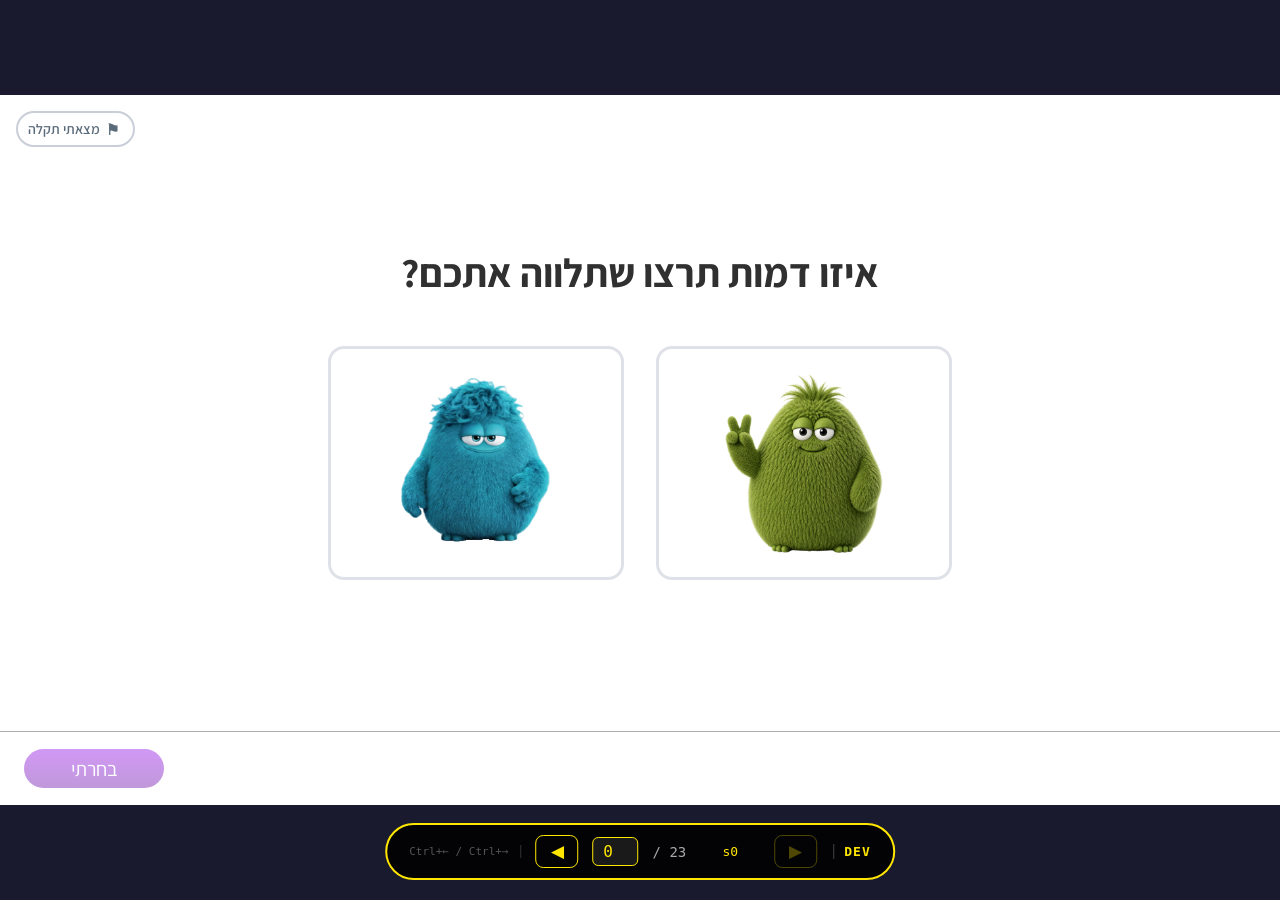
<file: methodica-math-scale-01-main/learning-demo/methodica-math-scale-01-01/index_dev.html>
<!DOCTYPE html>
<html lang="he">
<head>
  <meta charset="UTF-8">
  <title>DEV — לומדה | methodica-math-scale-01</title>
  <style>
    * { margin: 0; padding: 0; box-sizing: border-box; }
    body { background: #111; overflow: hidden; }
    #lomdah-frame { width: 100vw; height: 100vh; border: none; display: block; }
    #dev-bar {
      position: fixed; bottom: 20px; left: 50%; transform: translateX(-50%);
      background: rgba(0,0,0,0.88); color: #fff; border: 2px solid #ffe600;
      border-radius: 32px; padding: 10px 22px;
      display: flex; align-items: center; gap: 14px;
      z-index: 9999; font-family: monospace; font-size: 15px; user-select: none;
      white-space: nowrap;
    }
    #dev-label {
      color: #ffe600; font-weight: 700; font-size: 13px; letter-spacing: 1px;
      padding-left: 10px; border-left: 1px solid #444; margin-left: 2px;
    }
    #dev-bar button {
      background: transparent; border: 1px solid #ffe600; color: #ffe600;
      border-radius: 8px; padding: 5px 14px; cursor: pointer; font-size: 17px;
    }
    #dev-bar button:hover { background: #ffe600; color: #000; }
    #dev-bar button:disabled { opacity: 0.3; cursor: default; background: transparent; color: #ffe600; }
    #dev-screen-input {
      width: 46px; text-align: center; background: #1a1a1a;
      color: #ffe600; border: 1px solid #ffe600; border-radius: 6px;
      font-size: 16px; font-family: monospace; padding: 4px;
    }
    #dev-total { color: #aaa; font-size: 14px; }
    #dev-screen-name { color: #ffe600; font-size: 13px; min-width: 60px; text-align: center; }
    #dev-hint { color: #555; font-size: 11px; border-right: 1px solid #333; padding-right: 12px; }
  </style>
</head>
<body>
  <iframe id="lomdah-frame" src="index.html"></iframe>

  <div id="dev-bar">
    <!-- RTL: next (◀) on LEFT, prev (▶) on RIGHT -->
    <span id="dev-hint">Ctrl+← / Ctrl+→</span>
    <button id="btn-next" onclick="devNext()" title="מסך הבא (Ctrl+←)">◀</button>
    <input id="dev-screen-input" type="number" min="0" max="23" value="0"
           title="הקלד מספר מסך לקפיצה ישירה" onchange="devJump(this.value)">
    <span id="dev-total">/ 23</span>
    <span id="dev-screen-name">s0</span>
    <button id="btn-prev" onclick="devPrev()" title="מסך קודם (Ctrl+→)">▶</button>
    <span id="dev-label">DEV</span>
  </div>

  <script>
    'use strict';

    var SCREEN_NAMES = ['s0','s1','s2','s3','s4','s5','s6','s7','s8','s9','s10','s11','s12','s13','s14','s15','s16','s17','s18','s19','s20','s21','s22','s23'];

    var frame      = document.getElementById('lomdah-frame');
    var inputEl    = document.getElementById('dev-screen-input');
    var totalLabel = document.getElementById('dev-total');
    var nameLabel  = document.getElementById('dev-screen-name');
    var btnPrev    = document.getElementById('btn-prev');
    var btnNext    = document.getElementById('btn-next');
    var devCurrent = 0;
    var TOTAL      = 24;

    // Receive messages from script.js (iframe)
    window.addEventListener('message', function(e) {
      if (e.data && e.data.type === 'DEV_READY') {
        TOTAL = e.data.total || TOTAL;
        totalLabel.textContent = '/ ' + (TOTAL - 1);
        inputEl.max = TOTAL - 1;
        updateButtons();
      }
      if (e.data && e.data.type === 'DEV_KEY') {
        if (e.data.key === 'ArrowLeft')  devNext();
        if (e.data.key === 'ArrowRight') devPrev();
      }
    });

    frame.addEventListener('load', function() {
      devCurrent = 0;
      inputEl.value = 0;
      updateButtons();
    });

    function devGoTo(n) {
      n = Math.max(0, Math.min(TOTAL - 1, n));
      frame.contentWindow.postMessage({ type: 'DEV_GOTO', screen: n }, '*');
      devCurrent = n;
      inputEl.value = n;
      nameLabel.textContent = SCREEN_NAMES[n] || ('s' + n);
      updateButtons();
    }

    function devNext() { devGoTo(devCurrent + 1); }
    function devPrev() { devGoTo(devCurrent - 1); }

    function devJump(val) {
      var n = parseInt(val, 10);
      if (!isNaN(n)) devGoTo(n);
    }

    function updateButtons() {
      btnPrev.disabled = (devCurrent <= 0);
      btnNext.disabled = (devCurrent >= TOTAL - 1);
    }

    // RTL keyboard: Ctrl+← = forward (next), Ctrl+→ = backward (prev)
    window.addEventListener('keydown', function(e) {
      if (!e.ctrlKey) return;
      if (e.key === 'ArrowLeft')  { e.preventDefault(); devNext(); }
      if (e.key === 'ArrowRight') { e.preventDefault(); devPrev(); }
    });

    inputEl.addEventListener('keydown', function(e) {
      if (e.key === 'Enter') devJump(inputEl.value);
    });

    updateButtons();
  </script>
</body>
</html>
</file>
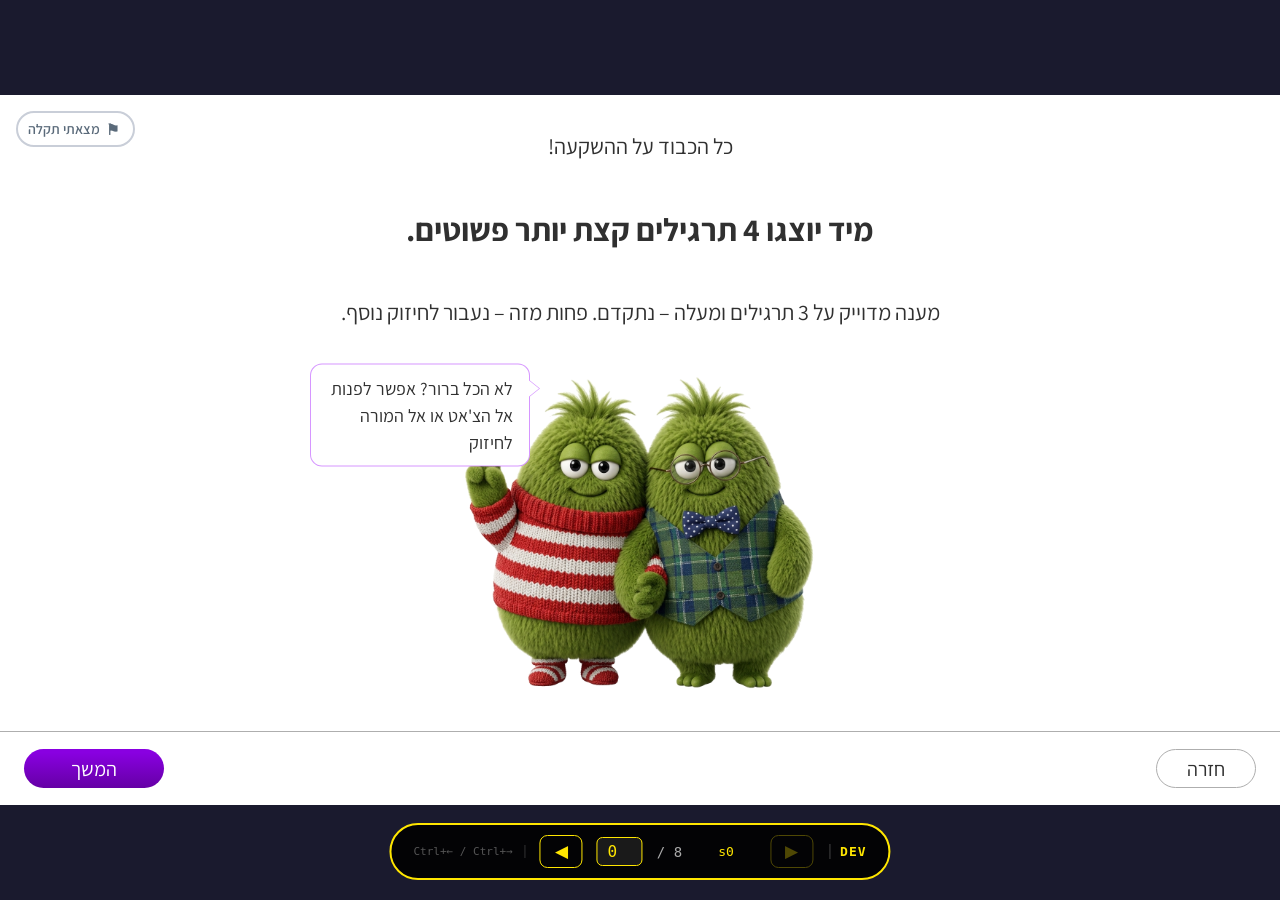
<file: methodica-math-scale-01-main/learning-demo/methodica-math-scale-01-02/index_dev.html>
<!DOCTYPE html>
<html lang="he">
<head>
  <meta charset="UTF-8">
  <title>DEV — לומדה | methodica-math-scale-01</title>
  <style>
    * { margin: 0; padding: 0; box-sizing: border-box; }
    body { background: #111; overflow: hidden; }
    #lomdah-frame { width: 100vw; height: 100vh; border: none; display: block; }
    #dev-bar {
      position: fixed; bottom: 20px; left: 50%; transform: translateX(-50%);
      background: rgba(0,0,0,0.88); color: #fff; border: 2px solid #ffe600;
      border-radius: 32px; padding: 10px 22px;
      display: flex; align-items: center; gap: 14px;
      z-index: 9999; font-family: monospace; font-size: 15px; user-select: none;
      white-space: nowrap;
    }
    #dev-label {
      color: #ffe600; font-weight: 700; font-size: 13px; letter-spacing: 1px;
      padding-left: 10px; border-left: 1px solid #444; margin-left: 2px;
    }
    #dev-bar button {
      background: transparent; border: 1px solid #ffe600; color: #ffe600;
      border-radius: 8px; padding: 5px 14px; cursor: pointer; font-size: 17px;
    }
    #dev-bar button:hover { background: #ffe600; color: #000; }
    #dev-bar button:disabled { opacity: 0.3; cursor: default; background: transparent; color: #ffe600; }
    #dev-screen-input {
      width: 46px; text-align: center; background: #1a1a1a;
      color: #ffe600; border: 1px solid #ffe600; border-radius: 6px;
      font-size: 16px; font-family: monospace; padding: 4px;
    }
    #dev-total { color: #aaa; font-size: 14px; }
    #dev-screen-name { color: #ffe600; font-size: 13px; min-width: 60px; text-align: center; }
    #dev-hint { color: #555; font-size: 11px; border-right: 1px solid #333; padding-right: 12px; }
  </style>
</head>
<body>
  <iframe id="lomdah-frame" src="index.html"></iframe>

  <div id="dev-bar">
    <!-- RTL: next (◀) on LEFT, prev (▶) on RIGHT -->
    <span id="dev-hint">Ctrl+← / Ctrl+→</span>
    <button id="btn-next" onclick="devNext()" title="מסך הבא (Ctrl+←)">◀</button>
    <input id="dev-screen-input" type="number" min="0" max="8" value="0"
           title="הקלד מספר מסך לקפיצה ישירה" onchange="devJump(this.value)">
    <span id="dev-total">/ 8</span>
    <span id="dev-screen-name">s0</span>
    <button id="btn-prev" onclick="devPrev()" title="מסך קודם (Ctrl+→)">▶</button>
    <span id="dev-label">DEV</span>
  </div>

  <script>
    'use strict';

    var SCREEN_NAMES = ['s0','s1','s2','s3','s4','s5','s6','s7','s8'];

    var frame      = document.getElementById('lomdah-frame');
    var inputEl    = document.getElementById('dev-screen-input');
    var totalLabel = document.getElementById('dev-total');
    var nameLabel  = document.getElementById('dev-screen-name');
    var btnPrev    = document.getElementById('btn-prev');
    var btnNext    = document.getElementById('btn-next');
    var devCurrent = 0;
    var TOTAL      = 9;

    // Receive actual screen count from script.js via DEV_READY
    window.addEventListener('message', function(e) {
      if (e.data && e.data.type === 'DEV_READY') {
        TOTAL = e.data.total || TOTAL;
        totalLabel.textContent = '/ ' + (TOTAL - 1);
        inputEl.max = TOTAL - 1;
        updateButtons();
      }
    });

    frame.addEventListener('load', function() {
      devCurrent = 0;
      inputEl.value = 0;
      updateButtons();
    });

    function devGoTo(n) {
      n = Math.max(0, Math.min(TOTAL - 1, n));
      frame.contentWindow.postMessage({ type: 'DEV_GOTO', screen: n }, '*');
      devCurrent = n;
      inputEl.value = n;
      nameLabel.textContent = SCREEN_NAMES[n] || ('s' + n);
      updateButtons();
    }

    function devNext() { devGoTo(devCurrent + 1); }
    function devPrev() { devGoTo(devCurrent - 1); }

    function devJump(val) {
      var n = parseInt(val, 10);
      if (!isNaN(n)) devGoTo(n);
    }

    function updateButtons() {
      btnPrev.disabled = (devCurrent <= 0);
      btnNext.disabled = (devCurrent >= TOTAL - 1);
    }

    // RTL keyboard: Ctrl+← = forward (next), Ctrl+→ = backward (prev)
    window.addEventListener('keydown', function(e) {
      if (!e.ctrlKey) return;
      if (e.key === 'ArrowLeft')  { e.preventDefault(); devNext(); }
      if (e.key === 'ArrowRight') { e.preventDefault(); devPrev(); }
    });

    inputEl.addEventListener('keydown', function(e) {
      if (e.key === 'Enter') devJump(inputEl.value);
    });

    updateButtons();
  </script>
</body>
</html>
</file>
<file: methodica-math-scale-01-main/learning-demo/methodica-math-scale-01-02/styles.css>
﻿/* ── Local fonts ── */
@font-face { font-family: 'Assistant'; src: url('assets/fonts/Assistant-ExtraLight.ttf') format('truetype'); font-weight: 200; font-style: normal; }
@font-face { font-family: 'Assistant'; src: url('assets/fonts/Assistant-Light.ttf') format('truetype'); font-weight: 300; font-style: normal; }
@font-face { font-family: 'Assistant'; src: url('assets/fonts/Assistant-Regular.ttf') format('truetype'); font-weight: 400; font-style: normal; }
@font-face { font-family: 'Assistant'; src: url('assets/fonts/Assistant-Medium.ttf') format('truetype'); font-weight: 500; font-style: normal; }
@font-face { font-family: 'Assistant'; src: url('assets/fonts/Assistant-SemiBold.ttf') format('truetype'); font-weight: 600; font-style: normal; }
@font-face { font-family: 'Assistant'; src: url('assets/fonts/Assistant-Bold.ttf') format('truetype'); font-weight: 700; font-style: normal; }
@font-face { font-family: 'Assistant'; src: url('assets/fonts/Assistant-ExtraBold.ttf') format('truetype'); font-weight: 800; font-style: normal; }

/* ============================================================
   Reset & Base
   ============================================================ */
*, *::before, *::after {
  box-sizing: border-box;
  margin: 0;
  padding: 0;
}

body {
  background: #1a1a2e;
  overflow: hidden;
  font-family: 'Assistant', sans-serif;
}

/* ============================================================
   Canvas & Viewport Scaling
   ============================================================ */
#app {
  width: 1280px;
  height: 710px;
  position: absolute;
  transform-origin: top left;
  overflow: hidden;
  background: #ffffff;
}

/* ============================================================
   Screen System
   ============================================================ */
.screen {
  display: none;
  width: 1280px;
  height: 710px;
  position: relative;
}

.screen.active {
  display: block;
}

/* ============================================================
   Bottom Bar (shared)
   ============================================================ */
.bottom-bar {
  position: absolute;
  bottom: 0;
  left: 0;
  right: 0;
  height: 74px;
  background: #ffffff;
  border-top: 0.4px solid #AEAEAE;
  display: flex;
  align-items: center;
  justify-content: flex-end;
  padding: 0 24px;
}

.btn-continue {
  background: linear-gradient(180deg, #8900E1 9%, #6500A5 100%);
  color: #ffffff;
  font-family: 'Assistant', sans-serif;
  font-size: 20px;
  font-weight: 400;
  border: none;
  border-radius: 1000px;
  width: 140px;
  height: 39px;
  cursor: pointer;
  transition: opacity 0.2s;
}

.btn-continue:disabled {
  opacity: 0.4;
  cursor: not-allowed;
}

.btn-continue:not(:disabled):hover {
  opacity: 0.88;
}

/* ============================================================
   Screen 0 — בחירת דמות
   ============================================================ */
[data-screen="0"] {
  background: #ffffff;
  display: none;
}

[data-screen="0"].active {
  display: flex;
  flex-direction: column;
}

.s0-content {
  flex: 1;
  display: flex;
  flex-direction: column;
  align-items: center;
  justify-content: center;
  padding-bottom: 74px;
  gap: 48px;
}

.s0-title {
  font-family: 'Assistant', sans-serif;
  font-size: 40px;
  font-weight: 700;
  color: #303030;
  text-align: center;
}

.option-cards {
  display: flex;
  flex-direction: row;
  gap: 32px;
  justify-content: center;
}

.option-card {
  width: 296px;
  border: 3px solid rgba(201, 206, 216, 0.6);
  border-radius: 16px;
  background: #ffffff;
  cursor: pointer;
  display: flex;
  flex-direction: column;
  align-items: center;
  gap: 16px;
  padding: 24px 20px;
  transition: border-color 0.18s, background 0.18s;
  outline: none;
  user-select: none;
}

.option-card:hover,
.option-card:focus {
  border-color: #a51cff75;
}

.option-card.selected {
  border-color: #a51cff75;
  background: #EAF6FF;
}

.option-card-img {
  width: 180px;
  height: 180px;
  display: flex;
  align-items: center;
  justify-content: center;
  border-radius: 16px;
  overflow: hidden;
}

.option-card-img img {
  width: 100%;
  height: 100%;
  object-fit: contain;
}

.option-card-labels {
  display: flex;
  flex-direction: column;
  align-items: center;
  gap: 6px;
  text-align: center;
}

.option-card-name {
  font-family: 'Assistant', sans-serif;
  font-size: 32px;
  font-weight: 700;
  color: #303030;
}

[data-screen="2"] .s0-content {
  justify-content: flex-start;
  padding-top: 80px;
}

.s2-subtitle {
  font-family: 'Assistant', sans-serif;
  font-size: 26px;
  font-weight: 400;
  color: #303030;
  text-align: center;
}

.s2-card-label {
  font-family: 'Assistant', sans-serif;
  font-size: 32px;
  font-weight: 700;
  color: #303030;
  text-align: center;
}

.option-card-desc {
  font-family: 'Assistant', sans-serif;
  font-size: 24px;
  font-weight: 400;
  color: #303030;
}

/* ============================================================
   Screen 1 — הוק קנה מידה
   ============================================================ */
[data-screen="1"] {
  background: #ffffff;
  display: none;
}

[data-screen="1"].active {
  display: block;
}

.screen-header {
  height: 56px;
  background: #ffffff;
  position: relative;
  z-index: 2;
}

/* Scrollable white card */
.hook-card {
  position: absolute;
  top: 56px;
  left: 0;
  right: 0;
  bottom: 74px;
  background: #ffffff;
  padding: 16px 80px;
  overflow: hidden;
}

.hook-card-inner {
  background: #ffffff;
  border-radius: 48px;
  padding: 40px 48px;
  height: 100%;
  overflow-y: auto;
  display: flex;
  flex-direction: column;
  gap: 40px;
  scrollbar-width: thin;
  scrollbar-color: rgba(0,0,0,0.3) transparent;
  direction: ltr;
}


.hook-card-inner::-webkit-scrollbar {
  width: 8px;
}

.hook-card-inner::-webkit-scrollbar-track {
  background: rgba(201,206,216,0.3);
  border-radius: 24px;
}

.hook-card-inner::-webkit-scrollbar-thumb {
  background: rgba(0,0,0,0.45);
  border-radius: 24px;
}

/* Sections */
.hook-section {
  display: flex;
  flex-direction: column;
  gap: 24px;
  align-items: flex-end;
  direction: rtl;
}

.hook-intro {
  font-family: 'Assistant', sans-serif;
  font-size: 26px;
  font-weight: 400;
  color: #303030;
  text-align: right;
  line-height: 1.55;
  width: 100%;
}

.hook-intro strong {
  font-weight: 700;
}

.hook-body {
  font-family: 'Assistant', sans-serif;
  font-size: 26px;
  font-weight: 400;
  color: #303030;
  text-align: right;
  line-height: 1.55;
  width: 100%;
}

.hook-body strong {
  font-weight: 700;
}

/* ── Scale zone ── */
.scale-zone {
  display: flex;
  flex-direction: row;
  align-items: center;
  gap: 32px;
  justify-content: center;
  width: 100%;
}

/* Field image with zoom */
.field-container {
  width: 573px;
  height: 381px;
  overflow: hidden;
  border-radius: 8px;
  flex-shrink: 0;
  position: relative;
}

#field-img {
  width: 100%;
  height: 100%;
  object-fit: cover;
  transform-origin: center center;
  transition: transform 0.65s cubic-bezier(0.4, 0, 0.2, 1);
  display: block;
}

.field-container[data-scale="1000"] #field-img { transform: scale(1); }
.field-container[data-scale="100"]  #field-img { transform: scale(3.5); }
.field-container[data-scale="10"]   #field-img { transform: scale(10); }

/* Scale widget */
.scale-widget {
  flex-shrink: 0;
}

.scale-track-wrap {
  position: relative;
  display: flex;
  flex-direction: column;
  gap: 0;
  align-items: flex-start;
}

.scale-track {
  position: absolute;
  right: 9px; /* center of 20px marker */
  top: 10px;
  bottom: 10px;
  width: 2px;
  background: #C9CED8;
  border-radius: 2px;
  z-index: 0;
}

.scale-step {
  display: flex;
  flex-direction: row;
  align-items: center;
  gap: 14px;
  cursor: pointer;
  padding: 16px 0;
  position: relative;
  z-index: 1;
}

.sr-only {
  position: absolute;
  width: 1px;
  height: 1px;
  padding: 0;
  margin: -1px;
  overflow: hidden;
  clip: rect(0,0,0,0);
  white-space: nowrap;
  border: 0;
}

.scale-marker {
  width: 20px;
  height: 20px;
  border-radius: 50%;
  border: 3px solid #C9CED8;
  background: #ffffff;
  flex-shrink: 0;
  transition: border-color 0.2s, background 0.2s, box-shadow 0.2s;
}

.scale-input:checked + .scale-marker {
  border-color: #8900E1;
  background: #8900E1;
  box-shadow: 0 0 0 4px rgba(0, 95, 190, 0.18);
}

.scale-label {
  font-family: 'Assistant', sans-serif;
  font-size: 20px;
  font-weight: 400;
  color: #888;
  white-space: nowrap;
  transition: color 0.2s, font-weight 0.2s;
  min-width: 80px;
}

.scale-input:checked ~ .scale-label {
  color: #8900E1;
  font-weight: 700;
}

/* Section B images */
.hook-map-img {
  width: 480px;
  height: 320px;
  object-fit: cover;
  border-radius: 8px;
  align-self: center;
}

/* Section C images */
.hook-plan-img {
  width: 573px;
  height: 381px;
  object-fit: cover;
  border-radius: 8px;
  align-self: center;
}

/* ── Character widget ── */
.character-widget {
  position: absolute;
  left: 16px;
  bottom: 84px;
  display: flex;
  flex-direction: column;
  align-items: center;
  gap: 8px;
  z-index: 10;
  transition: opacity 0.4s ease, transform 0.4s ease;
}

.character-widget.hidden {
  opacity: 0;
  pointer-events: none;
  transform: translateY(12px);
}

.speech-bubble {
  background: #ffffff;
  border: 2px solid #C9CED8;
  border-radius: 14px;
  padding: 10px 16px;
  font-family: 'Assistant', sans-serif;
  font-size: 18px;
  font-weight: 400;
  color: #303030;
  text-align: center;
  white-space: normal;
  position: relative;
  box-shadow: 0 2px 8px rgba(0,0,0,0.08);
  min-width: 200px;
  max-width: 280px;
}

/* Screen 1: Two character widgets */
#s1-char-widget-1 {
  bottom: 84px;
  left: 16px;
}

#s1-char-widget-1 img {
  width: 140px;
  height: auto;
}

.s1-char-hidden {
  display: none !important;
  opacity: 1;
  transform: none;
  transition: none;
}

#s1-char-widget-2 {
  bottom: 84px;
  left: 16px;
}

#s1-char-widget-2 img {
  width: 140px;
  height: auto;
}

.speech-bubble::after {
  content: '';
  position: absolute;
  bottom: -10px;
  right: 50%;
  transform: translateX(50%);
  border-width: 10px 9px 0 9px;
  border-style: solid;
  border-color: #ffffff transparent transparent transparent;
  filter: drop-shadow(0 2px 1px rgba(201,206,216,0.8));
}

#character-img {
  width: 140px;
  object-fit: contain;
  border-radius: 16px;
}

/* ============================================================
   Screen 3 — FlipCardsReveal
   ============================================================ */

/* select-* — aliases ל-s0 conventions */
.select-content {
  flex: 1;
  display: flex;
  flex-direction: column;
  align-items: center;
  justify-content: flex-start;
  padding: 32px 0 74px;
  gap: 40px;
}

.select-head {
  display: flex;
  flex-direction: column;
  align-items: center;
  gap: 12px;
  text-align: center;
}

.select-title {
  font-family: 'Assistant', sans-serif;
  font-size: 40px;
  font-weight: 700;
  color: #303030;
  text-align: center;
}

.select-subtitle {
  font-family: 'Assistant', sans-serif;
  font-size: 26px;
  font-weight: 400;
  color: #303030;
  text-align: center;
}

.select-body {
  display: flex;
  flex-direction: column;
  gap: 4px;
  max-width: 860px;
  width: 100%;
  align-self: flex-start;
}

.select-body p {
  font-family: 'Assistant', sans-serif;
  font-size: 22px;
  font-weight: 400;
  color: #303030;
  line-height: 1.5;
  margin: 0;
  text-align: right;
}

.select-body p strong {
  font-weight: 700;
}

[data-screen="3"] .select-content {
  gap: 40px;
  padding-left: 80px;
  padding-right: 80px;
}

[data-screen="3"] .select-head {
  align-items: flex-start;
  width: 100%;
}

[data-screen="3"] .select-title {
  align-self: center;
  width: 100%;
  color: #7800C5;
}

.s3-bottom-bar {
  justify-content: space-between;
}

.btn-back-s3 {
  background: transparent;
  border: 1.5px solid #AEAEAE;
  border-radius: 1000px;
  color: #303030;
  font-family: 'Assistant', sans-serif;
  font-size: 20px;
  font-weight: 400;
  width: 100px;
  height: 39px;
  cursor: pointer;
  transition: border-color 0.18s, color 0.18s;
}

.btn-back-s3:hover {
  border-color: #8900E1;
  color: #8900E1;
}

.s3-mode-toggle {
  position: absolute;
  left: 50%;
  transform: translateX(-50%);
  display: flex;
  flex-direction: row;
  direction: rtl;
  background: #8900E1;
  border-radius: 1000px;
  padding: 5px;
  gap: 2px;
}

.s3-toggle-opt {
  border: none;
  border-radius: 1000px;
  padding: 7px 22px;
  font-family: 'Assistant', sans-serif;
  font-size: 18px;
  font-weight: 400;
  color: rgba(255, 255, 255, 0.75);
  background: transparent;
  cursor: pointer;
  transition: color 0.18s;
  white-space: nowrap;
}

.s3-toggle-opt:hover {
  color: #ffffff;
}

.s3-toggle-opt--active {
  background: #ffffff;
  color: #303030;
  font-weight: 700;
  cursor: default;
}

.s3-toggle-opt--active:hover {
  color: #303030;
}

.frc-row {
  direction: ltr;
  gap: 32px;
}

.frc-card {
  width: 280px;
  height: 340px;
  background: none;
  border: none;
  padding: 0;
  cursor: pointer;
  perspective: 1000px;
  border-radius: 16px;
  flex-shrink: 0;
}

.frc-card:focus-visible {
  outline: 3px solid #a51cff75;
  outline-offset: 4px;
}

.frc-card-inner {
  position: relative;
  width: 100%;
  height: 100%;
  transform-style: preserve-3d;
  transition: transform 0.55s cubic-bezier(0.4, 0, 0.2, 1);
  border-radius: 16px;
}

.frc-card.is-flipped .frc-card-inner {
  transform: rotateY(-180deg);
}

.frc-card-front,
.frc-card-back {
  position: absolute;
  inset: 0;
  border-radius: 16px;
  backface-visibility: hidden;
  -webkit-backface-visibility: hidden;
  border: 3px solid rgba(201, 206, 216, 0.5);
  overflow: hidden;
}

.frc-card-front {
  background: #fff;
  display: flex;
  flex-direction: column;
  align-items: center;
  justify-content: center;
  gap: 0;
  padding: 0;
}

.frc-card-front .frc-field-container {
  width: 100%;
  height: 100%;
  border-radius: 13px;
}

.frc-ratio-label {
  font-family: 'Assistant', sans-serif;
  font-size: 30px;
  font-weight: 700;
  color: #303030;
  direction: ltr;
  text-align: center;
  flex-shrink: 0;
}

.frc-field-container {
  width: 220px;
  height: 148px;
  overflow: hidden;
  border-radius: 10px;
  flex-shrink: 0;
}

.frc-field-container img {
  width: 100%;
  height: 100%;
  object-fit: cover;
  transform-origin: center center;
  display: block;
}

.frc-field-container[data-zoom="1000"] img { transform: scale(1); }
.frc-field-container[data-zoom="100"]  img { transform: scale(3.5); }
.frc-field-container[data-zoom="10"]   img { transform: scale(10); }

.frc-card-back {
  background: #EAF6FF;
  transform: rotateY(180deg);
  display: flex;
  flex-direction: column;
  align-items: center;
  justify-content: flex-start;
  padding: 14px 16px 16px;
  gap: 10px;
}

.frc-back-thumb {
  width: 100%;
  flex: 1;
  min-height: 120px;
  overflow: hidden;
  border-radius: 8px;
}

.frc-back-thumb img {
  width: 100%;
  height: 100%;
  object-fit: cover;
  transform-origin: center center;
  display: block;
}

.frc-back-thumb[data-zoom="1000"] img { transform: scale(1); }
.frc-back-thumb[data-zoom="100"]  img { transform: scale(3.5); }
.frc-back-thumb[data-zoom="10"]   img { transform: scale(10); }

.frc-card-back-content {
  width: 100%;
  text-align: center;
  direction: rtl;
}

.frc-card-back-content p {
  font-family: 'Assistant', sans-serif;
  font-size: 20px;
  font-weight: 400;
  line-height: 1.55;
  color: #303030;
  margin: 0;
}

/* ============================================================
   Screen 4 — נגן וידאו (VideoPlayer)
   ============================================================ */

[data-screen="4"] {
  background: #ffffff;
  display: none;
}

[data-screen="4"].active {
  display: block;
}

.s4-content {
  position: absolute;
  top: 0;
  left: 0;
  right: 0;
  bottom: 74px;
  display: flex;
  flex-direction: column;
  align-items: center;
  justify-content: flex-start;
  gap: 28px;
  padding: 32px 80px 0;
}

.s4-head {
  display: flex;
  flex-direction: column;
  align-items: flex-start;
  gap: 8px;
  width: 100%;
}

.s4-title {
  font-family: 'Assistant', sans-serif;
  font-size: 40px;
  font-weight: 700;
  color: #7800C5;
  text-align: center;
  align-self: center;
}

.s4-subtitle {
  font-family: 'Assistant', sans-serif;
  font-size: 22px;
  font-weight: 400;
  color: #303030;
  text-align: right;
  margin: 0;
  width: 100%;
}

.s4-subtitle strong {
  font-weight: 700;
}

/* Player container — aspect ratio ~16:9 בתוך 1280px canvas */
.s4-player-wrap {
  position: relative;
  width: 780px;
  height: 438px;
  background: #1a1a2e;
  border-radius: 16px;
  overflow: hidden;
  display: flex;
  align-items: center;
  justify-content: center;
  flex-shrink: 0;
}

/* Placeholder (לפני לחיצה) */
.s4-placeholder {
  position: absolute;
  inset: 0;
  display: flex;
  align-items: center;
  justify-content: center;
}

.s4-placeholder-icon {
  font-size: 80px;
  color: rgba(255, 255, 255, 0.2);
  line-height: 1;
  user-select: none;
}

/* Playing state */
.s4-playing {
  position: absolute;
  inset: 0;
  display: flex;
  flex-direction: column;
  align-items: center;
  justify-content: center;
  gap: 20px;
}

.s4-playing-label {
  font-family: 'Assistant', sans-serif;
  font-size: 22px;
  font-weight: 400;
  color: rgba(255, 255, 255, 0.7);
  margin: 0;
}

.s4-placeholder-progress {
  width: 75%;
  height: 6px;
  background: rgba(255, 255, 255, 0.18);
  border-radius: 3px;
  overflow: hidden;
}

.s4-progress-bar {
  height: 100%;
  width: 0%;
  background: #a51cff75;
  border-radius: 3px;
  transition: width 0.15s linear;
}

/* כפתור "להתחיל" — מעוגן לתחתית הנגן */
.s4-start-btn {
  position: absolute;
  bottom: 20px;
  left: 50%;
  transform: translateX(-50%);
  background: linear-gradient(180deg, #8900E1 9%, #6500A5 100%);
  color: #ffffff;
  font-family: 'Assistant', sans-serif;
  font-size: 20px;
  font-weight: 400;
  border: none;
  border-radius: 1000px;
  width: 140px;
  height: 39px;
  cursor: pointer;
  transition: opacity 0.2s;
  z-index: 2;
}

.s4-start-btn:hover { opacity: 0.88; }

/* Bottom bar screen 4 — restore absolute positioning overridden by .s3-bottom-bar */
[data-screen="4"] .bottom-bar {
  position: absolute;
  bottom: 0;
  left: 0;
  right: 0;
}

/* ============================================================
   Screen 5 — SingleChoiceQuestion
   ============================================================ */

[data-screen="5"] {
  background: #ffffff;
  display: none;
}

[data-screen="5"].active {
  display: block;
}

/* ── Scrollable body (full height minus bottom bar, no header) ── */
.s5-body {
  position: absolute;
  top: 0;
  left: 0;
  right: 0;
  bottom: 74px;
  overflow-y: auto;
  overflow-x: hidden;
  direction: ltr;
  box-sizing: border-box;
}

/* Q1 wrapper — gives the question block its top padding and centering context */
.s5-q1-wrap {
  padding: 56px 46px 32px;
  direction: rtl;
}

/* ── Question block ── */
.s5-question-block {
  display: flex;
  flex-direction: row;
  align-items: flex-start;
  gap: 16px;
  width: 1188px;
  margin: 0 auto;
}

/* Image column */
.s5-img-wrap {
  flex: 0 0 380px;
  height: 278px;
  padding: 8px;
  box-sizing: border-box;
}

.s5-img-wrap img {
  width: 100%;
  height: 100%;
  object-fit: cover;
  border-radius: 16px;
  display: block;
}

/* Text + answers column */
.s5-text-col {
  flex: 1;
  display: flex;
  flex-direction: column;
  align-items: flex-start;
  gap: 16px;
}

/* "בדוק" sits below second option, aligned to physical LEFT (flex-end in RTL col) */
.s5-btn-check {
  align-self: flex-end;
}

.s5-title {
  font-family: 'Assistant', sans-serif;
  font-size: 22px;
  font-weight: 700;
  color: #303030;
  text-align: right;
  width: 100%;
}

.s5-question-text {
  font-family: 'Assistant', sans-serif;
  font-size: 22px;
  font-weight: 400;
  color: #303030;
  text-align: right;
  line-height: 1.45;
  width: 100%;
}

/* ── Answer options ── */
.s5-answers {
  display: flex;
  flex-direction: column;
  align-items: flex-start;
  gap: 12px;
  width: 584px;
}


.s5-opt {
  box-sizing: border-box;
  display: flex;
  flex-direction: row;
  align-items: center;
  padding: 12px 20px;
  gap: 10px;
  width: 584px;
  min-height: 46px;
  border: 2px solid #CE82FF;
  border-radius: 1000px;
  background: #ffffff;
  cursor: pointer;
  font-family: 'Assistant', sans-serif;
  transition: border-color 0.15s, background 0.15s;
}

.s5-opt:hover:not(:disabled) { border-color: #a51cff75; }

.s5-opt-text {
  flex: 1;
  font-size: 22px;
  font-weight: 400;
  color: #222222;
  text-align: right;
  line-height: 1.35;
}

.s5-opt-circle {
  width: 22px;
  height: 22px;
  border: 2px solid #a51cff75;
  border-radius: 50%;
  flex-shrink: 0;
  box-sizing: border-box;
  transition: background 0.15s;
}

/* Selected */
.s5-opt.is-selected .s5-opt-circle {
  background: #a51cff75;
}

/* Correct */
.s5-opt.is-correct {
  background: #EDF8ED;
  border: 1.5px solid #609E12;
  cursor: default;
}
.s5-opt.is-correct .s5-opt-circle {
  background: #609E12 url("data:image/svg+xml,%3Csvg xmlns='http://www.w3.org/2000/svg' width='13' height='10' viewBox='0 0 13 10' fill='none'%3E%3Cpath d='M1.5 5L5 8.5L11.5 1.5' stroke='white' stroke-width='2' stroke-linecap='round' stroke-linejoin='round'/%3E%3C/svg%3E") center / 13px 10px no-repeat;
  border-color: #609E12;
}

/* Incorrect */
.s5-opt.is-incorrect {
  background: #FFF0F4;
  border: 1.5px solid #B20010;
  cursor: default;
}
.s5-opt.is-incorrect .s5-opt-circle {
  background: #B20010 url("data:image/svg+xml,%3Csvg xmlns='http://www.w3.org/2000/svg' width='10' height='10' viewBox='0 0 10 10' fill='none'%3E%3Cpath d='M1.5 1.5L8.5 8.5M8.5 1.5L1.5 8.5' stroke='white' stroke-width='2' stroke-linecap='round'/%3E%3C/svg%3E") center / 10px 10px no-repeat;
  border-color: #B20010;
}

/* Disabled (after submit) */
.s5-opt:disabled { cursor: default; }

/* ── Bottom bar — only המשך on the left, no right element ── */
#s5-bottom-bar {
  justify-content: flex-end;
}

/* ── Inline feedback — in-flow below the בדוק button ── */
.s5-inline-feedback {
  display: flex;
  flex-direction: row;
  align-items: center;
  gap: 12px;
  padding: 12px 16px;
  border-radius: 12px;
  width: 100%;
  box-sizing: border-box;
  direction: rtl;
}
.s5-inline-feedback.s5-fb--correct  { background: #F2FFE8; }
.s5-inline-feedback.s5-fb--incorrect { background: #FFDBDC; }

/* Screen 5 character image — same size as screen 1/2 */
#s5-char-img {
  width: 140px;
  object-fit: contain;
  border-radius: 16px;
}

/* ── Informational text section ── */
.s5-info-section {
  margin-top: 230px;
  padding: 0 46px 56px;
  display: flex;
  flex-direction: column;
  gap: 8px;
  direction: rtl;
}

.s5-info-p {
  font-family: 'Assistant', sans-serif;
  font-size: 22px;
  font-weight: 400;
  color: #303030;
  line-height: 1.55;
  text-align: right;
  margin: 0;
}

.s5-info-p strong {
  font-weight: 700;
}

.s5-info-spacer {
  height: 16px;
}

.s5-fb-text {
  display: flex;
  flex-direction: column;
  gap: 2px;
  text-align: right;
}

.s5-fb-bold {
  font-family: 'Assistant', sans-serif;
  font-size: 22px;
  font-weight: 600;
  color: #222222;
  display: block;
}

.s5-fb-regular {
  font-family: 'Assistant', sans-serif;
  font-size: 22px;
  font-weight: 400;
  color: #222222;
  display: block;
}

#s16 .s5-inline-feedback,
#s18 .s5-inline-feedback,
#s19 .s5-inline-feedback {
  align-items: flex-start;
}

#s19 { position: relative; }
#s20 { position: relative; }
#s21 { position: relative; }

#s20 .s5-inline-feedback { align-items: flex-start; }
#s20 .s18-feedback-bar { max-width: 600px; left: 40px; transform: none; }
#s20 .s18-console-img { max-width: 60%; max-height: none; }

#s21 .s5-inline-feedback { align-items: flex-start; }

/* Screen 22 — help tooltip */
#s22 { position: relative; }
#s22 .s5-inline-feedback { align-items: flex-start; }
#s22 .s18-feedback-bar { max-width: 600px; left: 40px; transform: none; }
#s22 .s16-hint-popup { left: 40px; }
#s22 .s18-console-img { max-width: 78%; max-height: none; }

.s22-help-wrap {
  position: relative;
  display: inline-block;
  vertical-align: middle;
}

.s22-help-btn {
  background: none;
  border: none;
  padding: 0 2px;
  cursor: pointer;
  vertical-align: middle;
  line-height: 1;
}

.s22-help-tooltip {
  display: none;
  position: absolute;
  bottom: calc(100% + 8px);
  right: 0;
  width: 360px;
  background: #fff;
  border: 1.5px solid #a51cff75;
  border-radius: 12px;
  padding: 12px 16px;
  font-size: 18px;
  font-weight: 400;
  line-height: 1.5;
  color: #303030;
  direction: rtl;
  text-align: right;
  z-index: 400;
  box-shadow: 0 4px 16px rgba(0,0,0,0.12);
}

.s22-help-tooltip.visible { display: block; }
.s22-help-wrap:hover .s22-help-tooltip { display: block; }
#s21 .s18-console-img { max-width: 45%; max-height: none; margin-top: 0; }
#s21-char-widget { right: 40px; left: auto; bottom: 84px; }
#s21-char-widget img { width: 140px; height: auto; }

.s5-fb-icon {
  width: 32px;
  height: 32px;
  flex-shrink: 0;
  display: flex;
  align-items: center;
  justify-content: center;
  align-self: flex-start;
  margin-top: 4px;
}

/* ── Q2: dropdown fill-in-the-blank ── */
.s5-q2-wrap {
  margin-top: 230px;
  padding: 0 46px 80px;
  display: flex;
  flex-direction: column;
  align-items: flex-start;
  gap: 20px;
  direction: rtl;
}

#s5-q2-wrap .s5-title {
  color: #303030;
}

.s5-fill-rows {
  display: flex;
  flex-direction: column;
  gap: 16px;
  width: 100%;
}

.s5-fill-row {
  display: flex;
  flex-direction: row;
  align-items: center;
  gap: 12px;
}

.s5-fill-text {
  font-family: 'Assistant', sans-serif;
  font-size: 22px;
  font-weight: 400;
  color: #303030;
  white-space: nowrap;
}

.s5-dropdown {
  position: relative;
}

.s5-dd-trigger {
  box-sizing: border-box;
  display: flex;
  flex-direction: row;
  align-items: center;
  padding: 0 17px;
  gap: 8px;
  width: 180px;
  height: 42px;
  background: #ffffff;
  border: 1px solid rgba(174, 174, 174, 0.5);
  border-radius: 10px;
  cursor: pointer;
  direction: rtl;
}

.s5-dd-value {
  flex: 1;
  font-family: 'Assistant', sans-serif;
  font-size: 22px;
  font-weight: 400;
  color: #303030;
  text-align: right;
}

.s5-dd-chevron {
  flex-shrink: 0;
  display: flex;
  align-items: center;
}

.s5-dd-icon {
  flex-shrink: 0;
  width: 16px;
  height: 16px;
  display: flex;
  align-items: center;
  justify-content: center;
}

.s5-dropdown.is-open .s5-dd-trigger {
  border: 1.5px solid #a51cff75;
}

.s5-dropdown.is-correct .s5-dd-trigger {
  border: 1px solid #609E12;
  pointer-events: none;
  cursor: default;
}

.s5-dropdown.is-incorrect .s5-dd-trigger {
  border: 1px solid #B20010;
  pointer-events: none;
  cursor: default;
}

.s5-dd-panel {
  position: absolute;
  top: calc(100% + 4px);
  right: 0;
  z-index: 20;
  background: #ffffff;
  border: 1px solid rgba(174, 174, 174, 0.5);
  border-radius: 8px;
  padding: 4px;
  min-width: 180px;
  box-shadow: 0 4px 12px rgba(0, 0, 0, 0.1);
}

.s5-dd-opt {
  display: flex;
  flex-direction: row;
  justify-content: flex-start;
  align-items: center;
  padding: 8px 20px;
  width: 100%;
  height: 34px;
  background: #ffffff;
  border: none;
  border-radius: 8px;
  font-family: 'Assistant', sans-serif;
  font-size: 22px;
  font-weight: 400;
  color: #303030;
  text-align: right;
  cursor: pointer;
  direction: rtl;
}

.s5-dd-opt:hover {
  background: #f0f0f0;
}

/* ── Screens 6 + 15: מסך מעבר ── */
[data-screen="6"] .s0-content,
[data-screen="15"] .s0-content,
[data-screen="17"] .s0-content {
  justify-content: flex-start;
  padding-top: 80px;
}

[data-screen="17"] .s0-content {
  gap: 12px;
}

.s6-placeholder-img {
  width: 560px;
  height: 320px;
  background: #C9CED8;
  border-radius: 16px;
}

/* ============================================================
   Screen 7 — עמוד הקניה (Guided Practice)
   ============================================================ */

.s7-header {
  padding: 36px 80px 16px;
  display: flex;
  flex-direction: column;
  gap: 10px;
  direction: rtl;
}

.s7-title {
  font-family: 'Assistant', sans-serif;
  font-size: 32px;
  font-weight: 700;
  color: #7800C5;
  text-align: center;
}

.s7-prompt {
  font-family: 'Assistant', sans-serif;
  font-size: 22px;
  font-weight: 400;
  color: #303030;
  text-align: right;
  line-height: 1.5;
}

.s7-card {
  width: 800px;
  height: 410px;
  min-height: 410px;
  max-height: 410px;
  overflow: hidden;
  margin: 0 80px 0 auto;
  background: #ffffff;
  border: 2px solid #a51cff75;
  border-radius: 16px;
  padding: 24px 32px;
  display: flex;
  flex-direction: column;
  align-items: center;
  gap: 16px;
  direction: rtl;
}

.s7-card-desc {
  font-family: 'Assistant', sans-serif;
  font-size: 22px;
  font-weight: 400;
  color: #303030;
  text-align: right;
  line-height: 1.5;
  margin: 0;
  width: 100%;
}

.s7-card-img {
  width: 340px;
}

.s7-card-img img {
  width: 100%;
  height: auto;
  border-radius: 12px;
  display: block;
}

.s7-card-q {
  font-family: 'Assistant', sans-serif;
  font-size: 22px;
  font-weight: 700;
  color: #AEAEAE;
  text-align: right;
  margin: 0;
  width: 100%;
}

.s7-options {
  display: flex;
  flex-direction: column;
  gap: 8px;
  width: 100%;
}

.s7-opt {
  font-family: 'Assistant', sans-serif;
  font-size: 22px;
  font-weight: 400;
  color: #AEAEAE;
  text-align: right;
  line-height: 1.5;
  margin: 0;
}

/* ── Screen 8: highlighted text ── */
.s8-highlight {
  background-color: #CE82FF;
  color: #303030;
  border-radius: 3px;
  padding: 0 2px;
}

/* ── Screen 8: flex layout (card right + popup left, equal height) ── */
.s8-layout {
  position: absolute;
  top: 130px;
  right: 80px;
  left: 24px;
  bottom: 74px;
  display: flex;
  flex-direction: row;
  direction: rtl;
  gap: 20px;
  align-items: stretch;
}

/* Card override inside s8-layout — remove global margin/auto */
.s8-card {
  width: 800px !important;
  margin: 0 !important;
  flex-shrink: 0;
  justify-content: flex-start;
}

/* Popup — fixed height, aligned to top of layout */
.s8-popup {
  flex: 1;
  height: 200px;
  align-self: flex-start;
  background: #a51cff75;
  border-radius: 16px;
  padding: 28px 28px;
  display: flex;
  flex-direction: column;
  justify-content: center;
  gap: 16px;
  direction: rtl;
}

.s8-popup-text {
  font-family: 'Assistant', sans-serif;
  font-size: 20px;
  font-weight: 400;
  color: #ffffff;
  text-align: right;
  line-height: 1.5;
  margin: 0;
}

.s8-popup-btns {
  display: flex;
  flex-direction: row;
  gap: 12px;
  justify-content: center;
  align-items: center;
  direction: rtl;
}

.s8-btn {
  font-family: 'Assistant', sans-serif;
  font-size: 20px;
  font-weight: 400;
  border-radius: 1000px;
  width: 110px;
  height: 40px;
  cursor: pointer;
  background: #ffffff;
  color: #a51cff75;
  border: none;
  transition: opacity 0.15s;
}

.s8-btn:hover { opacity: 0.85; }

.s8-btn:disabled {
  opacity: 0.5;
  cursor: default;
}

.s8-btn-no {
  position: relative;
}

.s8-correct-mark {
  position: absolute;
  right: 10px;
  top: 50%;
  transform: translateY(-50%);
  display: flex;
  align-items: center;
  opacity: 0;
  transition: opacity 0.4s ease;
  pointer-events: none;
}

.s8-correct-mark.s8-mark-visible {
  opacity: 1;
}

#s10 .s8-popup {
  height: 230px;
}

/* Screen 11 — answer reveal */
.s11-black {
  color: #303030 !important;
}

#s11 .s8-popup {
  height: auto;
  justify-content: flex-start;
}

#s11 .s8-highlight {
  background-color: #CE82FF;
  color: #303030;
  border-radius: 3px;
  padding: 0 2px;
}

/* Screens 7 + 12: pin card to same top as s8-layout */
#s7 .s7-card,
#s12 .s7-card {
  position: absolute;
  top: 130px;
  right: 80px;
  margin: 0;
}

/* Character widget for screen 7 — override position + size */
#s7-char-widget {
  left: 16px;
  bottom: 84px;
}

#s7-char-widget img {
  width: 140px;
  height: auto;
}

#s4-char-widget img {
  width: 140px;
  height: auto;
}

.s6-char-img {
  width: 560px;
  height: 320px;
  object-fit: contain;
  border-radius: 16px;
}

/* Screen 12 — black text in card, character same as s7 */
#s12 .s7-card-q,
#s12 .s7-opt {
  color: #303030;
}

#s12-char-widget {
  left: 16px;
  bottom: 84px;
}

#s12-char-widget img {
  width: 140px;
  height: auto;
}

/* Screen 13 + 14 — selective black text + wide buttons */
#s13 .s13-black,
#s14 .s13-black {
  color: #303030;
}

#s13 .s8-highlight {
  background-color: #CE82FF;
  color: #303030;
  border-radius: 3px;
  padding: 0 2px;
}

#s13 .s8-popup {
  height: 250px;
}

.s13-btn-wide {
  flex: 1 !important;
  width: auto !important;
  height: auto !important;
  padding: 8px 10px !important;
  border-radius: 12px !important;
  font-size: 16px !important;
  white-space: normal !important;
  line-height: 1.3 !important;
}

#s13 .s8-correct-mark {
  top: 60%;
}

/* Screen 16 — content wrapper (no scroll) */
.s16-content {
  position: absolute;
  top: 0;
  left: 0;
  right: 0;
  bottom: 74px;
  overflow: hidden;
  direction: rtl;
  display: flex;
  flex-direction: column;
  padding: 32px 46px 24px;
  gap: 24px;
  box-sizing: border-box;
}

#s16 .s5-q1-wrap {
  padding: 0;
}

#s16 .s5-q2-wrap {
  flex-shrink: 0;
}

/* Screen 16 — no image, hint button */
.s16-no-img {
  display: block;
}

.s16-no-img .s5-text-col {
  max-width: 620px;
}

/* Screen 16 — hint button (bottom bar) */
.s16-hint-continue-group {
  display: flex;
  flex-direction: row;
  align-items: center;
  gap: 12px;
  direction: rtl;
}

.s16-hint-btn {
  box-sizing: border-box;
  display: flex;
  flex-direction: row;
  justify-content: center;
  align-items: center;
  gap: 6px;
  width: 158px;
  height: 42px;
  background: #FFFFFF;
  border: 1px solid #a51cff75;
  border-radius: 1000px;
  font-family: 'Assistant', sans-serif;
  font-size: 20px;
  font-weight: 600;
  color: #a51cff75;
  cursor: pointer;
  padding: 0;
}

.s16-hint-btn:hover {
  background: #EAF6FF;
}

/* Screen 16 — hint popup overlay */
#s16 {
  position: relative;
}

.s16-hint-popup[hidden] { display: none !important; }
.s16-hint-btn[hidden]   { display: none !important; }

.s16-hint-popup {
  position: absolute;
  width: 713px;
  height: 391px;
  left: calc(50% - 356.5px + 0.5px);
  top: calc(50% - 195.5px - 24.5px);
  background: #a51cff;
  border-radius: 48px;
  padding: 40px 72px;
  display: flex;
  flex-direction: column;
  justify-content: center;
  align-items: center;
  gap: 24px;
  z-index: 200;
  direction: rtl;
  overflow: visible;
}

.s16-hint-popup::before {
  content: '';
  position: absolute;
  left: -1280px;
  right: -1280px;
  top: 0;
  bottom: 0;
  background: rgba(255, 255, 255, 0.35);
  z-index: -1;
  pointer-events: none;
}

.s16-hint-popup-header {
  display: flex;
  flex-direction: row;
  align-items: center;
  gap: 12px;
  direction: rtl;
}

.s16-hint-popup-title {
  font-family: 'Assistant', sans-serif;
  font-size: 32px;
  font-weight: 700;
  color: #FFFFFF;
  text-align: center;
  line-height: 1.2;
}

.s16-hint-popup-text {
  font-family: 'Assistant', sans-serif;
  font-size: 24px;
  font-weight: 400;
  color: #FFFFFF;
  text-align: center;
  line-height: 1.5;
}

.s16-hint-popup-close {
  display: flex;
  justify-content: center;
  align-items: center;
  width: 196px;
  height: 50px;
  background: #FFFFFF;
  border: none;
  border-radius: 1000px;
  font-family: 'Assistant', sans-serif;
  font-size: 22px;
  font-weight: 700;
  color: #303030;
  cursor: pointer;
}

.s16-hint-popup-close:hover {
  background: #F0F0F0;
}

#s16-char-widget {
  left: 16px;
  bottom: 84px;
}

#s16-char-widget img {
  width: 140px;
  height: auto;
}

/* Screen 17 */
.s17-big {
  font-size: 52px;
}

.s17-img-wrap {
  position: relative;
  display: inline-block;
}

.s17-bubble {
  position: absolute;
  top: 13px;
  left: 175px;
  transform: translateX(-100%);
  background: #fff;
  border: 1.5px solid #a51cff75;
  border-radius: 12px;
  padding: 10px 16px;
  font-family: 'Assistant', sans-serif;
  font-size: 18px;
  font-weight: 400;
  color: #303030;
  text-align: right;
  line-height: 1.5;
  white-space: nowrap;
  direction: rtl;
}

.s17-bubble::after {
  content: '';
  position: absolute;
  top: 16px;
  right: -10px;
  border-width: 8px 0 8px 10px;
  border-style: solid;
  border-color: transparent transparent transparent #fff;
  filter: drop-shadow(1px 0 0 #a51cff75);
}

/* ============================================================
   Screen 18 — שאלת השלמת טקסט
   ============================================================ */

#s18 { position: relative; }

#s18-char-widget {
  right: 40px;
  left: auto;
  bottom: 84px;
}

#s18-char-widget img {
  width: 140px;
  height: auto;
}

/* Header */
.s18-header {
  position: absolute;
  top: 0; right: 0; left: 0;
  height: 64px;
  display: flex;
  flex-direction: row;
  justify-content: flex-start;
  align-items: center;
  padding: 8px 40px;
}

.s18-back-btn {
  display: none;
}

/* Nav dots */
.s18-nav {
  position: absolute;
  height: 43px;
  left: calc(50% - 251px);
  top: 48px;
  display: flex;
  flex-direction: row;
  align-items: flex-start;
  gap: 4px;
}

.s18-nav-item {
  display: flex;
  flex-direction: column;
  align-items: center;
  gap: 8px;
  width: 43px;
}

.s18-nav-icon {
  width: 24px;
  height: 24px;
  border-radius: 100px;
  position: relative;
  flex-shrink: 0;
}

/* off */
.s18-nav-icon--off {
  background: #FFFFFF;
  border: 1.5px solid #ECECEC;
  box-sizing: border-box;
}
.s18-nav-icon--off::after {
  content: '';
  position: absolute;
  width: 7.2px; height: 7.2px;
  left: 50%; top: 50%;
  transform: translate(-50%, -50%);
  background: #D9D9D9;
  border: 1px solid #ECECEC;
  border-radius: 100px;
  box-sizing: border-box;
}

/* active */
.s18-nav-icon--active {
  background: #E0BFF5;
}
.s18-nav-icon--active::before {
  content: '';
  position: absolute;
  width: 19.2px; height: 19.2px;
  left: 50%; top: 50%;
  transform: translate(-50%, -50%);
  background: #FFFFFF;
  border: 2px solid #CE82FF;
  border-radius: 100px;
  box-sizing: border-box;
}
.s18-nav-icon--active::after {
  content: '';
  position: absolute;
  width: 7.2px; height: 7.2px;
  left: 50%; top: 50%;
  transform: translate(-50%, -50%);
  background: #CE82FF;
  border-radius: 100px;
  z-index: 1;
}

/* done */
.s18-nav-icon--done {
  background: #CE82FF;
  display: flex;
  align-items: center;
  justify-content: center;
}
.s18-nav-icon--done::after {
  content: '';
  display: block;
  width: 11px; height: 8px;
  border-left: 2px solid #fff;
  border-bottom: 2px solid #fff;
  transform: rotate(-45deg) translate(1px, -1px);
  box-sizing: border-box;
}

.s18-nav-label {
  font-family: 'Assistant', sans-serif;
  font-size: 15px;
  font-weight: 400;
  line-height: 20px;
  text-align: center;
  width: 43px;
}
.s18-nav-label--off  { color: #ECECEC; }
.s18-nav-label--on   { color: #222222; }

.s18-nav-line {
  width: 64px;
  height: 1.5px;
  background: #ECECEC;
  border-radius: 2px;
  margin-top: 11.5px;
  flex-shrink: 0;
}
.s18-nav-line--done { background: rgba(0,0,0,0.6); }

/* Question */
.s18-question {
  position: absolute;
  right: 40px;
  left: 40px;
  top: 139px;
}

.s18-q-layout {
  display: flex;
  flex-direction: row;
  direction: rtl;
  gap: 40px;
  align-items: flex-start;
}

.s18-q-right {
  width: 580px;
  flex-shrink: 0;
}

.s18-q-left {
  flex: 1;
  display: flex;
  align-items: flex-start;
  justify-content: center;
}

.s18-console-img {
  max-width: 30%;
  /* max-height: 190px; */
  object-fit: contain;
  display: block;
  display: block;
}

.s18-ruler {
  position: absolute;
  left: 25px;
  top: 300px;
  cursor: grab;
  user-select: none;
  -webkit-user-drag: none;
  z-index: 300;
  height: 46%;
}

.s18-ruler:active { cursor: grabbing; }

#s18 .s18-ruler { height: 66%; left: 37.6946px; top: 171.957px; }

.s18-feedback-bar {
  position: absolute;
  bottom: 96px;
  left: 50%;
  transform: translateX(-50%);
  width: auto;
  max-width: 520px;
  min-width: 320px;
  min-height: 64px;
  align-items: flex-start;
}
.s18-feedback-bar[hidden] { display: none !important; }

#s19 .s18-feedback-bar { max-width: 600px; }

#s19 .s18-console-img {
  max-width: 60%;
  max-height: none;
}

.s18-q-inner {
  display: flex;
  flex-direction: column;
  gap: 16px;
  direction: rtl;
}

.s18-q-title {
  font-family: 'Assistant', sans-serif;
  font-size: 18px;
  font-weight: 700;
  color: #a51cff75;
  text-align: right;
  line-height: 24px;
}

.s18-q-text {
  font-family: 'Assistant', sans-serif;
  font-size: 24px;
  font-weight: 400;
  color: #303030;
  text-align: right;
  line-height: 31px;
}

.s18-q-text-wrap {
  display: flex;
  flex-direction: column;
  gap: 16px;
}

.s18-fill-row {
  display: flex;
  flex-direction: row;
  justify-content: flex-start;
  align-items: center;
  gap: 12px;
  direction: rtl;
  min-height: 42px;
}

.s18-fill-text {
  font-family: 'Assistant', sans-serif;
  font-size: 24px;
  font-weight: 400;
  color: #303030;
  white-space: nowrap;
}

.s18-answer-box {
  width: 180px;
  height: 42px;
  background: #FFFFFF;
  border: 1px solid rgba(174,174,174,0.5);
  border-radius: 10px;
  padding: 0 16px;
  font-family: 'Assistant', sans-serif;
  font-size: 24px;
  color: #303030;
  text-align: right;
  direction: rtl;
  outline: none;
  box-sizing: border-box;
}
.s18-answer-box:focus { border-color: #a51cff75; }

/* Bottom bar */
.s18-bottom-bar {
  position: absolute;
  left: 0; right: 0; bottom: 0;
  height: 74px;
  background: #FFFFFF;
  border-top: 0.4px solid #AEAEAE;
  display: flex;
  align-items: center;
  padding: 16px 24px;
}

.s18-bottom-slot {
  display: flex;
  flex-direction: row;
  align-items: center;
  padding: 0 10px;
  gap: 10px;
  width: 100%;
}

.s18-bottom-buttons {
  display: flex;
  flex-direction: row;
  align-items: center;
  gap: 16px;
  direction: rtl;
}

.s18-continue-btn {
  display: flex;
  justify-content: center;
  align-items: center;
  padding: 12px 40px;
  width: 140px;
  height: 39px;
  background: linear-gradient(180deg, #8900E1 9%, #6500A5 100%);
  border-radius: 1000px;
  border: none;
  font-family: 'Assistant', sans-serif;
  font-size: 20px;
  font-weight: 400;
  color: #FFFFFF;
  cursor: pointer;
}
.s18-continue-btn:disabled { opacity: 0.45; cursor: default; }

.s18-hint-btn {
  box-sizing: border-box;
  display: flex;
  flex-direction: row;
  justify-content: center;
  align-items: center;
  gap: 6px;
  width: 158px;
  height: 42px;
  background: #FFFFFF;
  border: 1px solid #a51cff75;
  border-radius: 1000px;
  font-family: 'Assistant', sans-serif;
  font-size: 20px;
  font-weight: 600;
  color: #a51cff75;
  cursor: pointer;
}
.s18-hint-btn:hover { background: #EAF6FF; }

/* ── Destination screens (24, 25) ── */
.dest-screen-title {
  position: absolute;
  top: 50%; left: 50%;
  transform: translate(-50%, -50%);
  font-family: 'Assistant', sans-serif;
  font-size: 48px;
  font-weight: 700;
  color: #303030;
  text-align: center;
  white-space: nowrap;
}

[data-screen="24"] .s0-content,
[data-screen="25"] .s0-content,
[data-screen="31"] .s0-content {
  justify-content: flex-start;
  padding-top: 60px;
  gap: 24px;
}

[data-screen="6"] .s0-content {
  justify-content: flex-start;
  padding-top: 100px;
  gap: 12px;
}

[data-screen="6"] .s25-text-small,
[data-screen="6"] .s25-text-large {
  margin: 0;
  line-height: 1.3;
}

[data-screen="36"] .s0-content {
  justify-content: flex-start;
  padding-top: 120px;
  gap: 24px;
}

.s24-bubble {
  left: 310px;
}

.s25-text-large {
  font-family: 'Assistant', sans-serif;
  font-size: 32px;
  font-weight: 700;
  color: #303030;
  text-align: center;
}

.s25-text-small {
  font-family: 'Assistant', sans-serif;
  font-size: 22px;
  font-weight: 400;
  color: #303030;
  text-align: center;
}

.s25-bubble {
  position: absolute;
  left: 310px;
  top: 45%;
  transform: translateY(-50%);
  white-space: normal;
  max-width: 220px;
}

#s6 .s25-bubble {
  left: 381px;
}

.s36-bubble {
  left: 381px;
  top: 33%;
}

/* ── Screens 1-5, 7-8 — center s18-nav ── */
#s1 .s18-nav  { left: 50%; transform: translateX(-50%); }
#s2 .s18-nav  { left: 50%; transform: translateX(-50%); }
#s3 .s18-nav  { left: 50%; transform: translateX(-50%); }
#s4 .s18-nav  { left: 50%; transform: translateX(-50%); }
#s5 .s18-nav  { left: 50%; transform: translateX(-50%); }
#s7 .s18-nav  { left: 50%; transform: translateX(-50%); }
#s8 .s18-nav  { left: 50%; transform: translateX(-50%); }

/* ── Screen 38 ── */
#s38 { position: relative; }
#s38 .s18-nav { left: 50%; transform: translateX(-50%); }
#s38 .s18-feedback-bar { max-width: 600px; left: 40px; transform: none; }
#s38 .s18-console-img  { max-height: 280px; max-width: 100%; }

/* ── Screen 37 ── */
#s37 { position: relative; }
#s37 .s18-nav {
  left: 50%;
  transform: translateX(-50%);
}
#s37 .s18-q-right      { width: 750px; }
#s37 .s18-q-text       { font-size: 22px; line-height: 30px; }
#s37 .s18-feedback-bar { max-width: 600px; left: 40px; transform: none; }
#s37 .s18-console-img  { max-height: 425px; max-width: 100%; margin-top: 0; }

/* ── Screen 26: תרגול בסיסי שאלה 1 ── */
#s1 { position: relative; }
#s1 .s5-inline-feedback { align-items: flex-start; }
#s1 .s18-feedback-bar { max-width: 600px; left: 40px; transform: none; }
#s1 .s18-console-img { max-width: 85%; max-height: none; }


.s26-equation {
  display: flex;
  flex-direction: row;
  align-items: center;
  gap: 10px;
  direction: ltr;
  margin-top: 12px;
  transform: translateX(-32px);
}

.s26-op {
  font-family: 'Assistant', sans-serif;
  font-size: 26px;
  font-weight: 600;
  color: #303030;
}


/* ── Screen 23: no-image single-column question ── */
#s23 { position: relative; }
#s23 .s5-inline-feedback { align-items: flex-start; }
#s23 .s18-feedback-bar { max-width: 600px; left: 40px; transform: none; }
#s23 .s18-feedback-bar.s23-fb--final { width: 420px; max-width: 420px; min-height: 80px; }
#s23 .s16-hint-btn[hidden] { display: none !important; }
.s23-q-inner { max-width: 820px; }
#s23 .s5-opt { width: 762px; }

/* ── Screen 27 ── */
#s2 { position: relative; }
#s2 .s18-feedback-bar { max-width: 600px; left: 40px; transform: none; }
#s2 .s18-console-img { max-width: 100%; max-height: none; }
#s2 .s18-q-right { width: 780px; }

.s27-sentence {
  display: block;
  direction: rtl;
  margin-top: 14px;
  font-family: 'Assistant', sans-serif;
  font-size: 22px;
  font-weight: 400;
  color: #303030;
  line-height: 2;
}

.s27-sent-text {
  display: inline;
}

.s27-sentence .s5-dropdown {
  display: inline-flex;
  vertical-align: middle;
  margin: 0 4px;
}

/* ── Screen 28 ── */
#s3 { position: relative; }
#s3 .s5-opt-circle { border-radius: 4px; }
#s3 .s18-feedback-bar { max-width: 600px; left: 40px; transform: none; }
#s3 .s18-console-img { max-height: 264px; max-width: 100%; }

/* ── Screen 29 ── */
#s4 { position: relative; }
#s4 .s18-feedback-bar { max-width: 600px; left: 40px; transform: none; }
#s4 .s18-console-img { max-height: 273px; max-width: 100%; }
#s4 .s16-hint-popup { height: 430px; }

/* ── Screen 30 ── */
#s5 { position: relative; }
#s5 .s18-feedback-bar { max-width: 600px; left: 40px; transform: none; }
#s5 .s18-console-img { max-width: 100%; }

.s30-steps {
  display: flex;
  flex-direction: column;
  gap: 10px;
  direction: rtl;
  margin-top: 14px;
}

.s30-step {
  display: flex;
  flex-direction: row;
  align-items: center;
  gap: 8px;
  direction: rtl;
  flex-wrap: wrap;
}

.s30-step-text {
  font-family: 'Assistant', sans-serif;
  font-size: 20px;
  font-weight: 400;
  color: #303030;
  white-space: nowrap;
}

/* ── Screen 32 ── */
#s7 { position: relative; }
#s7 .s18-nav {
  left: 50%;
  transform: translateX(-50%);
}
#s7 .s18-feedback-bar { max-width: 600px; left: 40px; transform: none; }
#s7 .s18-console-img  { max-height: 260px; max-width: 100%; }
#s7 .s18-q-left       { align-items: flex-start; padding-top: 30px; }

/* ── Screen 33 ── */
#s8 { position: relative; }
#s8 .s18-nav {
  left: 50%;
  transform: translateX(-50%);
}
#s8 .s18-feedback-bar { max-width: 600px; left: 40px; transform: none; }
#s8 .s18-console-img  { max-height: 260px; max-width: 100%; }

/* ── Screen 34 ── */
[data-screen="34"] .select-content {
  gap: 32px;
  padding: 32px 80px 74px;
}

[data-screen="34"] .select-head {
  align-items: flex-start;
  width: 100%;
}

[data-screen="34"] .select-title {
  align-self: center;
  width: 100%;
  color: #7800C5;
}

[data-screen="34"] .select-body {
  gap: 6px;
}

.s34-list {
  margin: 8px 0 0 0;
  padding: 0;
  display: flex;
  flex-direction: column;
  gap: 10px;
  list-style: none;
  counter-reset: s34-counter;
}

.s34-list li {
  counter-increment: s34-counter;
  display: flex;
  flex-direction: row;
  align-items: center;
  gap: 14px;
  direction: rtl;
  font-family: 'Assistant', sans-serif;
  font-size: 22px;
  font-weight: 400;
  color: #303030;
  line-height: 1.5;
  text-align: right;
}

.s34-list li::before {
  content: counter(s34-counter);
  display: flex;
  align-items: center;
  justify-content: center;
  min-width: 34px;
  height: 34px;
  background: #8300D9;
  color: #ffffff;
  border-radius: 50%;
  font-family: 'Assistant', sans-serif;
  font-size: 18px;
  font-weight: 700;
  flex-shrink: 0;
}

.s34-continue-btn {
  width: auto;
  min-width: 200px;
  padding: 0 24px;
}

#s34-char-widget img {
  width: 140px;
  height: auto;
}

/* ── Screen 35 ── */
[data-screen="35"] .select-content {
  gap: 32px;
  padding: 32px 80px 74px;
}

[data-screen="35"] .select-head {
  align-items: flex-start;
  width: 100%;
}

[data-screen="35"] .select-title {
  align-self: center;
  width: 100%;
  color: #7800C5;
}

[data-screen="35"] .select-body {
  gap: 6px;
  align-items: flex-end;
}

[data-screen="35"] .select-body p {
  text-align: right;
  width: 100%;
}

.s35-input-row {
  display: flex;
  flex-direction: row;
  align-items: center;
  justify-content: flex-start;
  gap: 12px;
  direction: rtl;
  margin-top: 8px;
  width: 100%;
}

.s35-label {
  font-family: 'Assistant', sans-serif;
  font-size: 22px;
  font-weight: 400;
  color: #303030;
  white-space: nowrap;
}

.s35-input {
  width: 260px;
  height: 48px;
  border: 2px solid #C9CED8;
  border-radius: 12px;
  padding: 0 16px;
  font-family: 'Assistant', sans-serif;
  font-size: 22px;
  font-weight: 400;
  color: #303030;
  direction: rtl;
  outline: none;
}

.s35-input:focus {
  border-color: #a51cff75;
}

#s35-char-widget img {
  width: 140px;
  height: auto;
}

.s34-side-img {
  position: absolute;
  left: 60px;
  top: 150px;
  max-height: 235px;
  width: auto;
  object-fit: contain;
}

/* ── Screen 39 — DragAndDrop (מידות אמיתיות) ── */

#s39 .s18-nav {
  left: 50%;
  transform: translateX(-50%);
}

#s39 .s18-feedback-bar {
  width: 246px;
  max-width: 246px;
  min-width: 246px;
  left: 40px;
  transform: none;
  height: auto;
  min-height: unset;
}

#s39 .s5-inline-feedback {
  align-items: flex-start;
}

#s39 .s5-fb-regular {
  font-size: 18px;
  line-height: 1.45;
}

.s39-qtext {
  position: absolute;
  top: 110px;
  right: 40px;
  left: 40px;
  font-family: 'Assistant', sans-serif;
  font-size: 24px;
  font-weight: 400;
  color: #303030;
  text-align: right;
  direction: rtl;
  line-height: 31px;
}

.s39-main {
  position: absolute;
  top: 248px;
  left: 50%;
  transform: translateX(-50%);
  width: 860px;
  display: flex;
  flex-direction: column;
  align-items: center;
  gap: 10px;
}

.s39-cols {
  display: flex;
  flex-direction: row;
  direction: rtl;
  gap: 40px;
  width: 100%;
  justify-content: center;
}

.s39-col {
  display: flex;
  flex-direction: column;
  align-items: center;
  gap: 8px;
  width: 380px;
}

.s39-col-name {
  font-family: 'Assistant', sans-serif;
  font-size: 20px;
  font-weight: 700;
  color: #303030;
  text-align: center;
}

.s39-col-img {
  max-height: 130px;
  width: auto;
  object-fit: contain;
}

.s39-targets-grid {
  display: flex;
  flex-direction: column;
  gap: 8px;
  width: 100%;
  align-items: center;
}

.s39-target-row {
  display: flex;
  flex-direction: row;
  direction: rtl;
  align-items: center;
  gap: 8px;
  justify-content: center;
}

.s39-unit {
  font-family: 'Assistant', sans-serif;
  font-size: 17px;
  color: #303030;
  white-space: nowrap;
}

.s39-tlabel {
  font-family: 'Assistant', sans-serif;
  font-size: 18px;
  font-weight: 600;
  color: #303030;
  width: 44px;
  text-align: right;
}

/* Drop target zones */
.s39-target {
  width: 90px;
  height: 52px;
  border: 2px dashed #bdbdbd;
  border-radius: 10px;
  display: flex;
  align-items: center;
  justify-content: center;
  background: #fafafa;
  position: relative;
  overflow: visible;
}

.s39-target.drag-over {
  border-color: #7100B9;
  border-style: solid;
  background: #eaf6ff;
}

.s39-target.occupied {
  border-style: solid;
  border-color: #aaa;
}

.s39-target.s39-correct {
  border-color: #609e12;
  border-style: solid;
}

/* Source tray */
.ddq-source {
  display: flex;
  flex-direction: row;
  direction: ltr;
  gap: 10px;
  justify-content: center;
  width: 100%;
  padding: 6px 0;
}

.ddq-source-slot {
  width: 90px;
  height: 52px;
  border: 2px dashed #bdbdbd;
  border-radius: 10px;
  display: flex;
  align-items: center;
  justify-content: center;
  flex-shrink: 0;
}

/* Number chips */
.ddq-num-chip {
  width: 90px;
  height: 52px;
  background: #8300D9;
  color: #fff;
  font-family: 'Assistant', sans-serif;
  font-size: 22px;
  font-weight: 700;
  border-radius: 10px;
  display: flex;
  align-items: center;
  justify-content: center;
  cursor: grab;
  user-select: none;
  flex-shrink: 0;
}

.ddq-num-chip.ghost {
  opacity: 0;
  pointer-events: none;
}

.ddq-num-chip.dragging {
  opacity: 0.45;
}

.ddq-num-chip.locked,
.ddq-placed-card.locked {
  cursor: default;
}

/* Placed chips inside targets */
.ddq-placed-card {
  width: 90px;
  height: 52px;
  background: #8300D9;
  color: #fff;
  font-family: 'Assistant', sans-serif;
  font-size: 22px;
  font-weight: 700;
  border-radius: 8px;
  display: flex;
  align-items: center;
  justify-content: center;
  cursor: grab;
  user-select: none;
}

/* ── DDQ result badges (✓/✗ on targets after 2nd wrong) ── */
.ddq-badge {
  position: absolute;
  top: -12px;
  left: -12px;
  width: 24px;
  height: 24px;
  display: flex;
  align-items: center;
  justify-content: center;
  z-index: 10;
  pointer-events: none;
}

.ddq-badge svg { display: block; }

/* ── Screen 40 ── */
#s40 { position: relative; }
#s40 .s18-nav         { left: 50%; transform: translateX(-50%); }
#s40 .s18-feedback-bar { max-width: 600px; left: 40px; transform: none; }
#s40 .s18-console-img  { max-height: 390px; max-width: 100%; margin-top: 0; }
#s40 .s18-q-left       { align-items: flex-start; padding-top: 20px; }
#s40 .s5-inline-feedback { align-items: flex-start; }

/* ── Screen 41 ── */
#s41 { position: relative; }
#s41 .s18-nav          { left: 50%; transform: translateX(-50%); }
#s41 .s18-feedback-bar { max-width: 600px; left: 40px; transform: none; }
#s41 .s18-console-img  { max-height: 205px; margin-top: 57px; }
#s41 .s18-q-left       { padding-top: 80px; align-items: flex-start; }
#s41 .s18-ruler        { cursor: grab; left: -2.2787px; top: 2.62888px; height: auto; max-height: 500px; }

/* ── Screen 42 ── */
#s42 { position: relative; }
#s42 .s18-nav          { left: 50%; transform: translateX(-50%); }
#s42 .s18-feedback-bar { max-width: 600px; left: 40px; transform: none; }
#s42 .s18-console-img  { max-height: 205px; margin-top: 57px; }
#s42 .s18-q-left       { padding-top: 80px; align-items: flex-start; }

/* ── Screen 47 ── */
#s47 { position: relative; }
#s47 .s18-feedback-bar { max-width: 600px; left: 40px; transform: none; }
#s47 .s18-console-img  { max-height: 390px; max-width: 100%; }
#s47 .s18-q-left       { align-items: flex-start; padding-top: 20px; }
#s47 .s5-inline-feedback { align-items: flex-start; }

.s47-answers {
  display: flex;
  flex-direction: column;
  gap: 12px;
  margin-top: 16px;
}

.s47-option {
  display: flex;
  align-items: flex-start;
  gap: 16px;
  padding: 12px;
  cursor: pointer;
  user-select: none;
  background: #f9f9f9;
  border-radius: 8px;
  transition: background 0.2s ease;
}

.s47-option:hover {
  background: #f0f0f0;
}

.s47-checkbox {
  display: none;
}

.s47-checkbox-custom {
  display: flex;
  align-items: center;
  justify-content: center;
  width: 24px;
  height: 24px;
  min-width: 24px;
  min-height: 24px;
  border: 2px solid #7800C5;
  border-radius: 4px;
  background: white;
  margin-top: 2px;
  transition: all 0.2s ease;
}

.s47-checkbox:checked + .s47-checkbox-custom {
  background: #7800C5;
}

.s47-checkbox:checked + .s47-checkbox-custom::after {
  content: '✓';
  color: white;
  font-size: 18px;
  font-weight: bold;
  line-height: 1;
}

.s47-option-text {
  font-family: 'Assistant', sans-serif;
  font-size: 20px;
  font-weight: 400;
  color: #303030;
  line-height: 1.5;
  text-align: right;
}

/* ── Screen 45 ── */
#s45 { position: relative; }
#s45 .s18-feedback-bar { max-width: 600px; left: 40px; transform: none; }
#s45 .s18-console-img  { max-height: 390px; max-width: 100%; }
#s45 .s18-q-left       { align-items: flex-start; padding-top: 20px; }
#s45 .s5-inline-feedback { align-items: flex-start; }

/* ── Screen 44 ── */
#s44 {
  position: relative;
  overflow: hidden;
}

.s44-bg {
  position: absolute;
  top: 0;
  left: 0;
  width: 100%;
  height: 100%;
  z-index: 0;
}

.s44-bg-img {
  width: 100%;
  height: 100%;
  object-fit: cover;
}

.s44-content {
  position: relative;
  z-index: 1;
  height: calc(100% - 80px);
  padding: 40px;
  display: flex;
  align-items: flex-start;
  justify-content: flex-end;
}

.s44-text-box {
  background: rgba(255, 255, 255, 0.95);
  padding: 32px;
  border-radius: 16px;
  max-width: 700px;
  box-shadow: 0 8px 32px rgba(0, 0, 0, 0.2);
  border: 3px solid #8900E1;
}

.s44-text-box p {
  font-family: 'Assistant', sans-serif;
  font-size: 20px;
  font-weight: 400;
  color: #303030;
  line-height: 1.5;
  margin: 0 0 14px 0;
}

.s44-text-box p:last-child {
  margin-bottom: 0;
}

/* ── Screen 48 (override) ── */
#s48 .s44-content {
  justify-content: flex-start;
}

#s48 .s44-text-box {
  max-width: 500px;
}

/* ── Screen 50 (override) ── */
#s50 .s44-content {
  justify-content: flex-start;
  align-items: flex-end;
  padding-left: 0;
  padding-right: 40px;
  padding-bottom: 40px;
}

#s50 .s44-text-box {
  max-width: 500px;
  margin-left: auto;
}

/* ── Screen 52 (override) ── */
#s52 .s44-content {
  justify-content: flex-start;
  align-items: flex-end;
  padding-left: 0;
  padding-right: 40px;
  padding-bottom: 40px;
}

#s52 .s44-text-box {
  max-width: 500px;
  margin-left: auto;
}

/* ── Screen 51 ── */
#s51 { position: relative; }
#s51 .s18-feedback-bar { max-width: 600px; left: 40px; transform: none; }
#s51 .s18-console-img  { max-width: 557px; object-fit: contain; display: block; }
#s51 .s18-q-inner      { display: flex; flex-direction: column; gap: 0; direction: rtl; }
#s51 .s18-q-left       { align-items: flex-start; padding-top: 20px; }
#s51 .s18-q-right      { max-width: 700px; }
#s51 .s5-inline-feedback { align-items: flex-start; }
#s51 .s18-q-text {
  line-height: 1.8;
  width: 726px;
}

/* ── Screen 49 ── */
#s49 { position: relative; }
#s49 .s18-question { padding-left: 0; }
#s49 .s18-q-layout { gap: 0; }
#s49 .s18-q-left {
  position: absolute;
  left: 0;
  top: 0;
  width: 300px;
  height: 100%;
  align-items: flex-start;
  padding-top: 20px;
  padding-left: 0;
  padding-right: 20px;
  z-index: 1;
}
#s49 .s18-q-right {
  margin-left: 320px;
  flex: 1;
}
#s49 .s18-feedback-bar { max-width: 600px; left: 40px; transform: none; }
#s49 .s5-inline-feedback { align-items: flex-start; }
#s49 .s5-answers {
  max-width: 100%;
}

.s49-image-zoom {
  width: 300px;
  height: 300px;
  overflow: hidden;
  border: 2px solid #ddd;
  border-radius: 8px;
}

.s49-zoomed-img {
  width: 100%;
  height: 60%;
  object-fit: cover;
  object-position: 83% 10%;
  transform: scale(3.2);
  transform-origin: 98% 15%;
}
#s49 .s18-console-img { max-width: 36%; margin-top: 37px; }

/* ── Screen 43 ── */
[data-screen="43"] .s0-content {
  justify-content: flex-start;
  padding-top: 60px;
  gap: 24px;
}

[data-screen="43"] .s25-text-small,
[data-screen="43"] .s25-text-large {
  margin: 0;
  line-height: 1.2;
}


/* ============================================================
   GLOBAL — FLAG / REPORT ISSUE BUTTON
   ============================================================ */
.flag-btn {
  position: absolute;
  top: 16px;
  left: 16px;
  z-index: 30;
  display: flex;
  align-items: center;
  gap: 6px;
  height: 36px;
  padding: 0 14px 0 10px;
  background: #ffffff;
  border: 2px solid #C9CED8;
  border-radius: 50px;
  cursor: pointer;
  font-family: 'Assistant', sans-serif;
  font-size: 14px;
  font-weight: 600;
  color: #5A6A7A;
  direction: rtl;
  outline: none;
  transition: border-color 0.12s, color 0.12s, box-shadow 0.12s;
  white-space: nowrap;
}

.flag-btn:hover {
  border-color: #7100B9;
  color: #7100B9;
  box-shadow: 0 2px 8px rgba(1, 157, 229, 0.18);
}

.flag-btn:focus-visible {
  outline: 2px solid #7100B9;
  outline-offset: 2px;
}

.flag-icon {
  font-size: 15px;
  line-height: 1;
}

/* ============================================================
   REPORT MODAL
   ============================================================ */
.report-modal-overlay {
  position: absolute;
  inset: 0;
  z-index: 200;
  background: rgba(0, 0, 0, 0.55);
  display: flex;
  align-items: center;
  justify-content: center;
  direction: rtl;
}

.report-modal-overlay[hidden] {
  display: none;
}

.report-modal-box {
  width: 520px;
  background: #ffffff;
  border-radius: 16px;
  padding: 36px 36px 28px;
  position: relative;
  box-shadow: 0 20px 60px rgba(0, 0, 0, 0.35);
  display: flex;
  flex-direction: column;
  gap: 18px;
  direction: rtl;
}

.report-confirm-box {
  width: 420px;
  padding: 40px 36px 32px;
  gap: 20px;
}

.report-close-btn {
  position: absolute;
  top: 14px;
  left: 14px;
  width: 32px;
  height: 32px;
  border: none;
  background: none;
  font-size: 17px;
  color: #8A9AAA;
  cursor: pointer;
  border-radius: 50%;
  display: flex;
  align-items: center;
  justify-content: center;
  outline: none;
  transition: background 0.12s, color 0.12s;
}

.report-close-btn:hover {
  background: #F0F2F5;
  color: #303030;
}

.report-close-btn:focus-visible {
  outline: 2px solid #8900E1;
}

.report-modal-title {
  font-size: 26px;
  font-weight: 700;
  color: #1A2744;
  line-height: 1.2;
}

.report-modal-body {
  font-size: 18px;
  color: #5A6A7A;
  line-height: 1.5;
  margin-top: -6px;
}

.report-field {
  display: flex;
  flex-direction: column;
  gap: 6px;
}

.report-label {
  font-size: 16px;
  font-weight: 600;
  color: #303030;
}

.required-star {
  color: #D32F2F;
}

.report-select {
  height: 44px;
  border: 2px solid #C9CED8;
  border-radius: 10px;
  padding: 0 14px;
  font-family: 'Assistant', sans-serif;
  font-size: 17px;
  color: #303030;
  background: #ffffff;
  direction: rtl;
  outline: none;
  cursor: pointer;
  transition: border-color 0.12s;
}

.report-select:focus {
  border-color: #8900E1;
}

.report-textarea {
  border: 2px solid #C9CED8;
  border-radius: 10px;
  padding: 12px 14px;
  font-family: 'Assistant', sans-serif;
  font-size: 16px;
  color: #303030;
  direction: rtl;
  resize: none;
  outline: none;
  transition: border-color 0.12s;
  line-height: 1.5;
}

.report-textarea:focus {
  border-color: #8900E1;
}

.report-char-count {
  font-size: 13px;
  color: #8A9AAA;
  text-align: left;
  direction: ltr;
}

.report-actions {
  display: flex;
  flex-direction: row;
  gap: 12px;
  direction: rtl;
  margin-top: 4px;
}

.report-submit-btn {
  height: 44px;
  padding: 0 32px;
  background: linear-gradient(180deg, #8900E1 9%, #6500A5 100%);
  color: #ffffff;
  border: none;
  border-radius: 50px;
  font-family: 'Assistant', sans-serif;
  font-size: 18px;
  font-weight: 600;
  cursor: pointer;
  outline: none;
  transition: opacity 0.12s;
}

.report-submit-btn:hover {
  opacity: 0.88;
}

.report-submit-btn:focus-visible {
  outline: 3px solid #8900E1;
  outline-offset: 3px;
}

.report-cancel-btn {
  height: 44px;
  padding: 0 28px;
  background: #ffffff;
  color: #5A6A7A;
  border: 2px solid #C9CED8;
  border-radius: 50px;
  font-family: 'Assistant', sans-serif;
  font-size: 18px;
  font-weight: 400;
  cursor: pointer;
  outline: none;
  transition: border-color 0.12s, color 0.12s;
}

.report-cancel-btn:hover {
  border-color: #8A9AAA;
  color: #303030;
}

.report-cancel-btn:focus-visible {
  outline: 3px solid #8900E1;
  outline-offset: 3px;
}
</file>
<file: methodica-math-scale-01-main/learning-demo/methodica-math-scale-01-03/styles.css>
﻿/* ── Local fonts ── */
@font-face { font-family: 'Assistant'; src: url('assets/fonts/Assistant-ExtraLight.ttf') format('truetype'); font-weight: 200; font-style: normal; }
@font-face { font-family: 'Assistant'; src: url('assets/fonts/Assistant-Light.ttf') format('truetype'); font-weight: 300; font-style: normal; }
@font-face { font-family: 'Assistant'; src: url('assets/fonts/Assistant-Regular.ttf') format('truetype'); font-weight: 400; font-style: normal; }
@font-face { font-family: 'Assistant'; src: url('assets/fonts/Assistant-Medium.ttf') format('truetype'); font-weight: 500; font-style: normal; }
@font-face { font-family: 'Assistant'; src: url('assets/fonts/Assistant-SemiBold.ttf') format('truetype'); font-weight: 600; font-style: normal; }
@font-face { font-family: 'Assistant'; src: url('assets/fonts/Assistant-Bold.ttf') format('truetype'); font-weight: 700; font-style: normal; }
@font-face { font-family: 'Assistant'; src: url('assets/fonts/Assistant-ExtraBold.ttf') format('truetype'); font-weight: 800; font-style: normal; }

/* ============================================================
   Reset & Base
   ============================================================ */
*, *::before, *::after {
  box-sizing: border-box;
  margin: 0;
  padding: 0;
}

body {
  background: #1a1a2e;
  overflow: hidden;
  font-family: 'Assistant', sans-serif;
}

/* ============================================================
   Canvas & Viewport Scaling
   ============================================================ */
#app {
  width: 1280px;
  height: 710px;
  position: absolute;
  transform-origin: top left;
  overflow: hidden;
  background: #ffffff;
}

/* ============================================================
   Screen System
   ============================================================ */
.screen {
  display: none;
  width: 1280px;
  height: 710px;
  position: relative;
}

.screen.active {
  display: block;
}

/* ============================================================
   Bottom Bar (shared)
   ============================================================ */
.bottom-bar {
  position: absolute;
  bottom: 0;
  left: 0;
  right: 0;
  height: 74px;
  background: #ffffff;
  border-top: 0.4px solid #AEAEAE;
  display: flex;
  align-items: center;
  justify-content: flex-end;
  padding: 0 24px;
}

.btn-continue {
  background: linear-gradient(180deg, #8900E1 9%, #6500A5 100%);
  color: #ffffff;
  font-family: 'Assistant', sans-serif;
  font-size: 20px;
  font-weight: 400;
  border: none;
  border-radius: 1000px;
  width: 140px;
  height: 39px;
  cursor: pointer;
  transition: opacity 0.2s;
}

.btn-continue:disabled {
  opacity: 0.4;
  cursor: not-allowed;
}

.btn-continue:not(:disabled):hover {
  opacity: 0.88;
}

/* ============================================================
   Screen 0 — בחירת דמות
   ============================================================ */
[data-screen="0"] {
  background: #ffffff;
  display: none;
}

[data-screen="0"].active {
  display: flex;
  flex-direction: column;
}

.s0-content {
  flex: 1;
  display: flex;
  flex-direction: column;
  align-items: center;
  justify-content: center;
  padding-bottom: 74px;
  gap: 48px;
}

.s0-title {
  font-family: 'Assistant', sans-serif;
  font-size: 40px;
  font-weight: 700;
  color: #303030;
  text-align: center;
}

.option-cards {
  display: flex;
  flex-direction: row;
  gap: 32px;
  justify-content: center;
}

.option-card {
  width: 296px;
  border: 3px solid rgba(201, 206, 216, 0.6);
  border-radius: 16px;
  background: #ffffff;
  cursor: pointer;
  display: flex;
  flex-direction: column;
  align-items: center;
  gap: 16px;
  padding: 24px 20px;
  transition: border-color 0.18s, background 0.18s;
  outline: none;
  user-select: none;
}

.option-card:hover,
.option-card:focus {
  border-color: #a51cff75;
}

.option-card.selected {
  border-color: #a51cff75;
  background: #EAF6FF;
}

.option-card-img {
  width: 180px;
  height: 180px;
  display: flex;
  align-items: center;
  justify-content: center;
  border-radius: 16px;
  overflow: hidden;
}

.option-card-img img {
  width: 100%;
  height: 100%;
  object-fit: contain;
}

.option-card-labels {
  display: flex;
  flex-direction: column;
  align-items: center;
  gap: 6px;
  text-align: center;
}

.option-card-name {
  font-family: 'Assistant', sans-serif;
  font-size: 32px;
  font-weight: 700;
  color: #303030;
}

[data-screen="2"] .s0-content {
  justify-content: flex-start;
  padding-top: 80px;
}

.s2-subtitle {
  font-family: 'Assistant', sans-serif;
  font-size: 26px;
  font-weight: 400;
  color: #303030;
  text-align: center;
}

.s2-card-label {
  font-family: 'Assistant', sans-serif;
  font-size: 32px;
  font-weight: 700;
  color: #303030;
  text-align: center;
}

.option-card-desc {
  font-family: 'Assistant', sans-serif;
  font-size: 24px;
  font-weight: 400;
  color: #303030;
}

/* ============================================================
   Screen 1 — הוק קנה מידה
   ============================================================ */
[data-screen="1"] {
  background: #ffffff;
  display: none;
}

[data-screen="1"].active {
  display: block;
}

.screen-header {
  height: 56px;
  background: #ffffff;
  position: relative;
  z-index: 2;
}

/* Scrollable white card */
.hook-card {
  position: absolute;
  top: 56px;
  left: 0;
  right: 0;
  bottom: 74px;
  background: #ffffff;
  padding: 16px 80px;
  overflow: hidden;
}

.hook-card-inner {
  background: #ffffff;
  border-radius: 48px;
  padding: 40px 48px;
  height: 100%;
  overflow-y: auto;
  display: flex;
  flex-direction: column;
  gap: 40px;
  scrollbar-width: thin;
  scrollbar-color: rgba(0,0,0,0.3) transparent;
  direction: ltr;
}


.hook-card-inner::-webkit-scrollbar {
  width: 8px;
}

.hook-card-inner::-webkit-scrollbar-track {
  background: rgba(201,206,216,0.3);
  border-radius: 24px;
}

.hook-card-inner::-webkit-scrollbar-thumb {
  background: rgba(0,0,0,0.45);
  border-radius: 24px;
}

/* Sections */
.hook-section {
  display: flex;
  flex-direction: column;
  gap: 24px;
  align-items: flex-end;
  direction: rtl;
}

.hook-intro {
  font-family: 'Assistant', sans-serif;
  font-size: 26px;
  font-weight: 400;
  color: #303030;
  text-align: right;
  line-height: 1.55;
  width: 100%;
}

.hook-intro strong {
  font-weight: 700;
}

.hook-body {
  font-family: 'Assistant', sans-serif;
  font-size: 26px;
  font-weight: 400;
  color: #303030;
  text-align: right;
  line-height: 1.55;
  width: 100%;
}

.hook-body strong {
  font-weight: 700;
}

/* ── Scale zone ── */
.scale-zone {
  display: flex;
  flex-direction: row;
  align-items: center;
  gap: 32px;
  justify-content: center;
  width: 100%;
}

/* Field image with zoom */
.field-container {
  width: 573px;
  height: 381px;
  overflow: hidden;
  border-radius: 8px;
  flex-shrink: 0;
  position: relative;
}

#field-img {
  width: 100%;
  height: 100%;
  object-fit: cover;
  transform-origin: center center;
  transition: transform 0.65s cubic-bezier(0.4, 0, 0.2, 1);
  display: block;
}

.field-container[data-scale="1000"] #field-img { transform: scale(1); }
.field-container[data-scale="100"]  #field-img { transform: scale(3.5); }
.field-container[data-scale="10"]   #field-img { transform: scale(10); }

/* Scale widget */
.scale-widget {
  flex-shrink: 0;
}

.scale-track-wrap {
  position: relative;
  display: flex;
  flex-direction: column;
  gap: 0;
  align-items: flex-start;
}

.scale-track {
  position: absolute;
  right: 9px; /* center of 20px marker */
  top: 10px;
  bottom: 10px;
  width: 2px;
  background: #C9CED8;
  border-radius: 2px;
  z-index: 0;
}

.scale-step {
  display: flex;
  flex-direction: row;
  align-items: center;
  gap: 14px;
  cursor: pointer;
  padding: 16px 0;
  position: relative;
  z-index: 1;
}

.sr-only {
  position: absolute;
  width: 1px;
  height: 1px;
  padding: 0;
  margin: -1px;
  overflow: hidden;
  clip: rect(0,0,0,0);
  white-space: nowrap;
  border: 0;
}

.scale-marker {
  width: 20px;
  height: 20px;
  border-radius: 50%;
  border: 3px solid #C9CED8;
  background: #ffffff;
  flex-shrink: 0;
  transition: border-color 0.2s, background 0.2s, box-shadow 0.2s;
}

.scale-input:checked + .scale-marker {
  border-color: #8900E1;
  background: #8900E1;
  box-shadow: 0 0 0 4px rgba(0, 95, 190, 0.18);
}

.scale-label {
  font-family: 'Assistant', sans-serif;
  font-size: 20px;
  font-weight: 400;
  color: #888;
  white-space: nowrap;
  transition: color 0.2s, font-weight 0.2s;
  min-width: 80px;
}

.scale-input:checked ~ .scale-label {
  color: #8900E1;
  font-weight: 700;
}

/* Section B images */
.hook-map-img {
  width: 480px;
  height: 320px;
  object-fit: cover;
  border-radius: 8px;
  align-self: center;
}

/* Section C images */
.hook-plan-img {
  width: 573px;
  height: 381px;
  object-fit: cover;
  border-radius: 8px;
  align-self: center;
}

/* ── Character widget ── */
.character-widget {
  position: absolute;
  left: 16px;
  bottom: 84px;
  display: flex;
  flex-direction: column;
  align-items: center;
  gap: 8px;
  z-index: 10;
  transition: opacity 0.4s ease, transform 0.4s ease;
}

.character-widget.hidden {
  opacity: 0;
  pointer-events: none;
  transform: translateY(12px);
}

.speech-bubble {
  background: #ffffff;
  border: 2px solid #C9CED8;
  border-radius: 14px;
  padding: 10px 16px;
  font-family: 'Assistant', sans-serif;
  font-size: 18px;
  font-weight: 400;
  color: #303030;
  text-align: center;
  white-space: normal;
  position: relative;
  box-shadow: 0 2px 8px rgba(0,0,0,0.08);
  min-width: 200px;
  max-width: 280px;
}

/* Screen 1: Two character widgets */
#s1-char-widget-1 {
  bottom: 84px;
  left: 16px;
}

#s1-char-widget-1 img {
  width: 140px;
  height: auto;
}

.s1-char-hidden {
  display: none !important;
  opacity: 1;
  transform: none;
  transition: none;
}

#s1-char-widget-2 {
  bottom: 84px;
  left: 16px;
}

#s1-char-widget-2 img {
  width: 140px;
  height: auto;
}

.speech-bubble::after {
  content: '';
  position: absolute;
  bottom: -10px;
  right: 50%;
  transform: translateX(50%);
  border-width: 10px 9px 0 9px;
  border-style: solid;
  border-color: #ffffff transparent transparent transparent;
  filter: drop-shadow(0 2px 1px rgba(201,206,216,0.8));
}

#character-img {
  width: 140px;
  object-fit: contain;
  border-radius: 16px;
}

/* ============================================================
   Screen 3 — FlipCardsReveal
   ============================================================ */

/* select-* — aliases ל-s0 conventions */
.select-content {
  flex: 1;
  display: flex;
  flex-direction: column;
  align-items: center;
  justify-content: flex-start;
  padding: 32px 0 74px;
  gap: 40px;
}

.select-head {
  display: flex;
  flex-direction: column;
  align-items: center;
  gap: 12px;
  text-align: center;
}

.select-title {
  font-family: 'Assistant', sans-serif;
  font-size: 40px;
  font-weight: 700;
  color: #303030;
  text-align: center;
}

.select-subtitle {
  font-family: 'Assistant', sans-serif;
  font-size: 26px;
  font-weight: 400;
  color: #303030;
  text-align: center;
}

.select-body {
  display: flex;
  flex-direction: column;
  gap: 4px;
  max-width: 860px;
  width: 100%;
  align-self: flex-start;
}

.select-body p {
  font-family: 'Assistant', sans-serif;
  font-size: 22px;
  font-weight: 400;
  color: #303030;
  line-height: 1.5;
  margin: 0;
  text-align: right;
}

.select-body p strong {
  font-weight: 700;
}

[data-screen="3"] .select-content {
  gap: 40px;
  padding-left: 80px;
  padding-right: 80px;
}

[data-screen="3"] .select-head {
  align-items: flex-start;
  width: 100%;
}

[data-screen="3"] .select-title {
  align-self: center;
  width: 100%;
  color: #7800C5;
}

.s3-bottom-bar {
  justify-content: space-between;
}

.btn-back-s3 {
  background: transparent;
  border: 1.5px solid #AEAEAE;
  border-radius: 1000px;
  color: #303030;
  font-family: 'Assistant', sans-serif;
  font-size: 20px;
  font-weight: 400;
  width: 100px;
  height: 39px;
  cursor: pointer;
  transition: border-color 0.18s, color 0.18s;
}

.btn-back-s3:hover {
  border-color: #8900E1;
  color: #8900E1;
}

.s3-mode-toggle {
  position: absolute;
  left: 50%;
  transform: translateX(-50%);
  display: flex;
  flex-direction: row;
  direction: rtl;
  background: #8900E1;
  border-radius: 1000px;
  padding: 5px;
  gap: 2px;
}

.s3-toggle-opt {
  border: none;
  border-radius: 1000px;
  padding: 7px 22px;
  font-family: 'Assistant', sans-serif;
  font-size: 18px;
  font-weight: 400;
  color: rgba(255, 255, 255, 0.75);
  background: transparent;
  cursor: pointer;
  transition: color 0.18s;
  white-space: nowrap;
}

.s3-toggle-opt:hover {
  color: #ffffff;
}

.s3-toggle-opt--active {
  background: #ffffff;
  color: #303030;
  font-weight: 700;
  cursor: default;
}

.s3-toggle-opt--active:hover {
  color: #303030;
}

.frc-row {
  direction: ltr;
  gap: 32px;
}

.frc-card {
  width: 280px;
  height: 340px;
  background: none;
  border: none;
  padding: 0;
  cursor: pointer;
  perspective: 1000px;
  border-radius: 16px;
  flex-shrink: 0;
}

.frc-card:focus-visible {
  outline: 3px solid #a51cff75;
  outline-offset: 4px;
}

.frc-card-inner {
  position: relative;
  width: 100%;
  height: 100%;
  transform-style: preserve-3d;
  transition: transform 0.55s cubic-bezier(0.4, 0, 0.2, 1);
  border-radius: 16px;
}

.frc-card.is-flipped .frc-card-inner {
  transform: rotateY(-180deg);
}

.frc-card-front,
.frc-card-back {
  position: absolute;
  inset: 0;
  border-radius: 16px;
  backface-visibility: hidden;
  -webkit-backface-visibility: hidden;
  border: 3px solid rgba(201, 206, 216, 0.5);
  overflow: hidden;
}

.frc-card-front {
  background: #fff;
  display: flex;
  flex-direction: column;
  align-items: center;
  justify-content: center;
  gap: 0;
  padding: 0;
}

.frc-card-front .frc-field-container {
  width: 100%;
  height: 100%;
  border-radius: 13px;
}

.frc-ratio-label {
  font-family: 'Assistant', sans-serif;
  font-size: 30px;
  font-weight: 700;
  color: #303030;
  direction: ltr;
  text-align: center;
  flex-shrink: 0;
}

.frc-field-container {
  width: 220px;
  height: 148px;
  overflow: hidden;
  border-radius: 10px;
  flex-shrink: 0;
}

.frc-field-container img {
  width: 100%;
  height: 100%;
  object-fit: cover;
  transform-origin: center center;
  display: block;
}

.frc-field-container[data-zoom="1000"] img { transform: scale(1); }
.frc-field-container[data-zoom="100"]  img { transform: scale(3.5); }
.frc-field-container[data-zoom="10"]   img { transform: scale(10); }

.frc-card-back {
  background: #EAF6FF;
  transform: rotateY(180deg);
  display: flex;
  flex-direction: column;
  align-items: center;
  justify-content: flex-start;
  padding: 14px 16px 16px;
  gap: 10px;
}

.frc-back-thumb {
  width: 100%;
  flex: 1;
  min-height: 120px;
  overflow: hidden;
  border-radius: 8px;
}

.frc-back-thumb img {
  width: 100%;
  height: 100%;
  object-fit: cover;
  transform-origin: center center;
  display: block;
}

.frc-back-thumb[data-zoom="1000"] img { transform: scale(1); }
.frc-back-thumb[data-zoom="100"]  img { transform: scale(3.5); }
.frc-back-thumb[data-zoom="10"]   img { transform: scale(10); }

.frc-card-back-content {
  width: 100%;
  text-align: center;
  direction: rtl;
}

.frc-card-back-content p {
  font-family: 'Assistant', sans-serif;
  font-size: 20px;
  font-weight: 400;
  line-height: 1.55;
  color: #303030;
  margin: 0;
}

/* ============================================================
   Screen 4 — נגן וידאו (VideoPlayer)
   ============================================================ */

[data-screen="4"] {
  background: #ffffff;
  display: none;
}

[data-screen="4"].active {
  display: block;
}

.s4-content {
  position: absolute;
  top: 0;
  left: 0;
  right: 0;
  bottom: 74px;
  display: flex;
  flex-direction: column;
  align-items: center;
  justify-content: flex-start;
  gap: 28px;
  padding: 32px 80px 0;
}

.s4-head {
  display: flex;
  flex-direction: column;
  align-items: flex-start;
  gap: 8px;
  width: 100%;
}

.s4-title {
  font-family: 'Assistant', sans-serif;
  font-size: 40px;
  font-weight: 700;
  color: #7800C5;
  text-align: center;
  align-self: center;
}

.s4-subtitle {
  font-family: 'Assistant', sans-serif;
  font-size: 22px;
  font-weight: 400;
  color: #303030;
  text-align: right;
  margin: 0;
  width: 100%;
}

.s4-subtitle strong {
  font-weight: 700;
}

/* Player container — aspect ratio ~16:9 בתוך 1280px canvas */
.s4-player-wrap {
  position: relative;
  width: 780px;
  height: 438px;
  background: #1a1a2e;
  border-radius: 16px;
  overflow: hidden;
  display: flex;
  align-items: center;
  justify-content: center;
  flex-shrink: 0;
}

/* Placeholder (לפני לחיצה) */
.s4-placeholder {
  position: absolute;
  inset: 0;
  display: flex;
  align-items: center;
  justify-content: center;
}

.s4-placeholder-icon {
  font-size: 80px;
  color: rgba(255, 255, 255, 0.2);
  line-height: 1;
  user-select: none;
}

/* Playing state */
.s4-playing {
  position: absolute;
  inset: 0;
  display: flex;
  flex-direction: column;
  align-items: center;
  justify-content: center;
  gap: 20px;
}

.s4-playing-label {
  font-family: 'Assistant', sans-serif;
  font-size: 22px;
  font-weight: 400;
  color: rgba(255, 255, 255, 0.7);
  margin: 0;
}

.s4-placeholder-progress {
  width: 75%;
  height: 6px;
  background: rgba(255, 255, 255, 0.18);
  border-radius: 3px;
  overflow: hidden;
}

.s4-progress-bar {
  height: 100%;
  width: 0%;
  background: #a51cff75;
  border-radius: 3px;
  transition: width 0.15s linear;
}

/* כפתור "להתחיל" — מעוגן לתחתית הנגן */
.s4-start-btn {
  position: absolute;
  bottom: 20px;
  left: 50%;
  transform: translateX(-50%);
  background: linear-gradient(180deg, #8900E1 9%, #6500A5 100%);
  color: #ffffff;
  font-family: 'Assistant', sans-serif;
  font-size: 20px;
  font-weight: 400;
  border: none;
  border-radius: 1000px;
  width: 140px;
  height: 39px;
  cursor: pointer;
  transition: opacity 0.2s;
  z-index: 2;
}

.s4-start-btn:hover { opacity: 0.88; }

/* Bottom bar screen 4 — restore absolute positioning overridden by .s3-bottom-bar */
[data-screen="4"] .bottom-bar {
  position: absolute;
  bottom: 0;
  left: 0;
  right: 0;
}

/* ============================================================
   Screen 5 — SingleChoiceQuestion
   ============================================================ */

[data-screen="5"] {
  background: #ffffff;
  display: none;
}

[data-screen="5"].active {
  display: block;
}

/* ── Scrollable body (full height minus bottom bar, no header) ── */
.s5-body {
  position: absolute;
  top: 0;
  left: 0;
  right: 0;
  bottom: 74px;
  overflow-y: auto;
  overflow-x: hidden;
  direction: ltr;
  box-sizing: border-box;
}

/* Q1 wrapper — gives the question block its top padding and centering context */
.s5-q1-wrap {
  padding: 56px 46px 32px;
  direction: rtl;
}

/* ── Question block ── */
.s5-question-block {
  display: flex;
  flex-direction: row;
  align-items: flex-start;
  gap: 16px;
  width: 1188px;
  margin: 0 auto;
}

/* Image column */
.s5-img-wrap {
  flex: 0 0 380px;
  height: 278px;
  padding: 8px;
  box-sizing: border-box;
}

.s5-img-wrap img {
  width: 100%;
  height: 100%;
  object-fit: cover;
  border-radius: 16px;
  display: block;
}

/* Text + answers column */
.s5-text-col {
  flex: 1;
  display: flex;
  flex-direction: column;
  align-items: flex-start;
  gap: 16px;
}

/* "בדוק" sits below second option, aligned to physical LEFT (flex-end in RTL col) */
.s5-btn-check {
  align-self: flex-end;
}

.s5-title {
  font-family: 'Assistant', sans-serif;
  font-size: 22px;
  font-weight: 700;
  color: #303030;
  text-align: right;
  width: 100%;
}

.s5-question-text {
  font-family: 'Assistant', sans-serif;
  font-size: 22px;
  font-weight: 400;
  color: #303030;
  text-align: right;
  line-height: 1.45;
  width: 100%;
}

/* ── Answer options ── */
.s5-answers {
  display: flex;
  flex-direction: column;
  align-items: flex-start;
  gap: 12px;
  width: 584px;
}


.s5-opt {
  box-sizing: border-box;
  display: flex;
  flex-direction: row;
  align-items: center;
  padding: 12px 20px;
  gap: 10px;
  width: 584px;
  min-height: 46px;
  border: 2px solid #CE82FF;
  border-radius: 1000px;
  background: #ffffff;
  cursor: pointer;
  font-family: 'Assistant', sans-serif;
  transition: border-color 0.15s, background 0.15s;
}

.s5-opt:hover:not(:disabled) { border-color: #a51cff75; }

.s5-opt-text {
  flex: 1;
  font-size: 22px;
  font-weight: 400;
  color: #222222;
  text-align: right;
  line-height: 1.35;
}

.s5-opt-circle {
  width: 22px;
  height: 22px;
  border: 2px solid #a51cff75;
  border-radius: 50%;
  flex-shrink: 0;
  box-sizing: border-box;
  transition: background 0.15s;
}

/* Selected */
.s5-opt.is-selected .s5-opt-circle {
  background: #a51cff75;
}

/* Correct */
.s5-opt.is-correct {
  background: #EDF8ED;
  border: 1.5px solid #609E12;
  cursor: default;
}
.s5-opt.is-correct .s5-opt-circle {
  background: #609E12 url("data:image/svg+xml,%3Csvg xmlns='http://www.w3.org/2000/svg' width='13' height='10' viewBox='0 0 13 10' fill='none'%3E%3Cpath d='M1.5 5L5 8.5L11.5 1.5' stroke='white' stroke-width='2' stroke-linecap='round' stroke-linejoin='round'/%3E%3C/svg%3E") center / 13px 10px no-repeat;
  border-color: #609E12;
}

/* Incorrect */
.s5-opt.is-incorrect {
  background: #FFF0F4;
  border: 1.5px solid #B20010;
  cursor: default;
}
.s5-opt.is-incorrect .s5-opt-circle {
  background: #B20010 url("data:image/svg+xml,%3Csvg xmlns='http://www.w3.org/2000/svg' width='10' height='10' viewBox='0 0 10 10' fill='none'%3E%3Cpath d='M1.5 1.5L8.5 8.5M8.5 1.5L1.5 8.5' stroke='white' stroke-width='2' stroke-linecap='round'/%3E%3C/svg%3E") center / 10px 10px no-repeat;
  border-color: #B20010;
}

/* Disabled (after submit) */
.s5-opt:disabled { cursor: default; }

/* ── Bottom bar — only המשך on the left, no right element ── */
#s5-bottom-bar {
  justify-content: flex-end;
}

/* ── Inline feedback — in-flow below the בדוק button ── */
.s5-inline-feedback {
  display: flex;
  flex-direction: row;
  align-items: center;
  gap: 12px;
  padding: 12px 16px;
  border-radius: 12px;
  width: 100%;
  box-sizing: border-box;
  direction: rtl;
}
.s5-inline-feedback.s5-fb--correct  { background: #F2FFE8; }
.s5-inline-feedback.s5-fb--incorrect { background: #FFDBDC; }

/* Screen 5 character image — same size as screen 1/2 */
#s5-char-img {
  width: 140px;
  object-fit: contain;
  border-radius: 16px;
}

/* ── Informational text section ── */
.s5-info-section {
  margin-top: 230px;
  padding: 0 46px 56px;
  display: flex;
  flex-direction: column;
  gap: 8px;
  direction: rtl;
}

.s5-info-p {
  font-family: 'Assistant', sans-serif;
  font-size: 22px;
  font-weight: 400;
  color: #303030;
  line-height: 1.55;
  text-align: right;
  margin: 0;
}

.s5-info-p strong {
  font-weight: 700;
}

.s5-info-spacer {
  height: 16px;
}

.s5-fb-text {
  display: flex;
  flex-direction: column;
  gap: 2px;
  text-align: right;
}

.s5-fb-bold {
  font-family: 'Assistant', sans-serif;
  font-size: 22px;
  font-weight: 600;
  color: #222222;
  display: block;
}

.s5-fb-regular {
  font-family: 'Assistant', sans-serif;
  font-size: 22px;
  font-weight: 400;
  color: #222222;
  display: block;
}

#s16 .s5-inline-feedback,
#s18 .s5-inline-feedback,
#s19 .s5-inline-feedback {
  align-items: flex-start;
}

#s19 { position: relative; }
#s20 { position: relative; }
#s21 { position: relative; }

#s20 .s5-inline-feedback { align-items: flex-start; }
#s20 .s18-feedback-bar { max-width: 600px; left: 40px; transform: none; }
#s20 .s18-console-img { max-width: 60%; max-height: none; }

#s21 .s5-inline-feedback { align-items: flex-start; }

/* Screen 22 — help tooltip */
#s22 { position: relative; }
#s22 .s5-inline-feedback { align-items: flex-start; }
#s22 .s18-feedback-bar { max-width: 600px; left: 40px; transform: none; }
#s22 .s16-hint-popup { left: 40px; }
#s22 .s18-console-img { max-width: 78%; max-height: none; }

.s22-help-wrap {
  position: relative;
  display: inline-block;
  vertical-align: middle;
}

.s22-help-btn {
  background: none;
  border: none;
  padding: 0 2px;
  cursor: pointer;
  vertical-align: middle;
  line-height: 1;
}

.s22-help-tooltip {
  display: none;
  position: absolute;
  bottom: calc(100% + 8px);
  right: 0;
  width: 360px;
  background: #fff;
  border: 1.5px solid #a51cff75;
  border-radius: 12px;
  padding: 12px 16px;
  font-size: 18px;
  font-weight: 400;
  line-height: 1.5;
  color: #303030;
  direction: rtl;
  text-align: right;
  z-index: 400;
  box-shadow: 0 4px 16px rgba(0,0,0,0.12);
}

.s22-help-tooltip.visible { display: block; }
.s22-help-wrap:hover .s22-help-tooltip { display: block; }
#s21 .s18-console-img { max-width: 45%; max-height: none; margin-top: 0; }
#s21-char-widget { right: 40px; left: auto; bottom: 84px; }
#s21-char-widget img { width: 140px; height: auto; }

.s5-fb-icon {
  width: 32px;
  height: 32px;
  flex-shrink: 0;
  display: flex;
  align-items: center;
  justify-content: center;
  align-self: flex-start;
  margin-top: 4px;
}

/* ── Q2: dropdown fill-in-the-blank ── */
.s5-q2-wrap {
  margin-top: 230px;
  padding: 0 46px 80px;
  display: flex;
  flex-direction: column;
  align-items: flex-start;
  gap: 20px;
  direction: rtl;
}

#s5-q2-wrap .s5-title {
  color: #303030;
}

.s5-fill-rows {
  display: flex;
  flex-direction: column;
  gap: 16px;
  width: 100%;
}

.s5-fill-row {
  display: flex;
  flex-direction: row;
  align-items: center;
  gap: 12px;
}

.s5-fill-text {
  font-family: 'Assistant', sans-serif;
  font-size: 22px;
  font-weight: 400;
  color: #303030;
  white-space: nowrap;
}

.s5-dropdown {
  position: relative;
}

.s5-dd-trigger {
  box-sizing: border-box;
  display: flex;
  flex-direction: row;
  align-items: center;
  padding: 0 17px;
  gap: 8px;
  width: 180px;
  height: 42px;
  background: #ffffff;
  border: 1px solid rgba(174, 174, 174, 0.5);
  border-radius: 10px;
  cursor: pointer;
  direction: rtl;
}

.s5-dd-value {
  flex: 1;
  font-family: 'Assistant', sans-serif;
  font-size: 22px;
  font-weight: 400;
  color: #303030;
  text-align: right;
}

.s5-dd-chevron {
  flex-shrink: 0;
  display: flex;
  align-items: center;
}

.s5-dd-icon {
  flex-shrink: 0;
  width: 16px;
  height: 16px;
  display: flex;
  align-items: center;
  justify-content: center;
}

.s5-dropdown.is-open .s5-dd-trigger {
  border: 1.5px solid #a51cff75;
}

.s5-dropdown.is-correct .s5-dd-trigger {
  border: 1px solid #609E12;
  pointer-events: none;
  cursor: default;
}

.s5-dropdown.is-incorrect .s5-dd-trigger {
  border: 1px solid #B20010;
  pointer-events: none;
  cursor: default;
}

.s5-dd-panel {
  position: absolute;
  top: calc(100% + 4px);
  right: 0;
  z-index: 20;
  background: #ffffff;
  border: 1px solid rgba(174, 174, 174, 0.5);
  border-radius: 8px;
  padding: 4px;
  min-width: 180px;
  box-shadow: 0 4px 12px rgba(0, 0, 0, 0.1);
}

.s5-dd-opt {
  display: flex;
  flex-direction: row;
  justify-content: flex-start;
  align-items: center;
  padding: 8px 20px;
  width: 100%;
  height: 34px;
  background: #ffffff;
  border: none;
  border-radius: 8px;
  font-family: 'Assistant', sans-serif;
  font-size: 22px;
  font-weight: 400;
  color: #303030;
  text-align: right;
  cursor: pointer;
  direction: rtl;
}

.s5-dd-opt:hover {
  background: #f0f0f0;
}

/* ── Screens 6 + 15: מסך מעבר ── */
[data-screen="6"] .s0-content,
[data-screen="15"] .s0-content,
[data-screen="17"] .s0-content {
  justify-content: flex-start;
  padding-top: 80px;
}

[data-screen="17"] .s0-content {
  gap: 12px;
}

.s6-placeholder-img {
  width: 560px;
  height: 320px;
  background: #C9CED8;
  border-radius: 16px;
}

/* ============================================================
   Screen 7 — עמוד הקניה (Guided Practice)
   ============================================================ */

.s7-header {
  padding: 36px 80px 16px;
  display: flex;
  flex-direction: column;
  gap: 10px;
  direction: rtl;
}

.s7-title {
  font-family: 'Assistant', sans-serif;
  font-size: 32px;
  font-weight: 700;
  color: #7800C5;
  text-align: center;
}

.s7-prompt {
  font-family: 'Assistant', sans-serif;
  font-size: 22px;
  font-weight: 400;
  color: #303030;
  text-align: right;
  line-height: 1.5;
}

.s7-card {
  width: 800px;
  height: 410px;
  min-height: 410px;
  max-height: 410px;
  overflow: hidden;
  margin: 0 80px 0 auto;
  background: #ffffff;
  border: 2px solid #a51cff75;
  border-radius: 16px;
  padding: 24px 32px;
  display: flex;
  flex-direction: column;
  align-items: center;
  gap: 16px;
  direction: rtl;
}

.s7-card-desc {
  font-family: 'Assistant', sans-serif;
  font-size: 22px;
  font-weight: 400;
  color: #303030;
  text-align: right;
  line-height: 1.5;
  margin: 0;
  width: 100%;
}

.s7-card-img {
  width: 340px;
}

.s7-card-img img {
  width: 100%;
  height: auto;
  border-radius: 12px;
  display: block;
}

.s7-card-q {
  font-family: 'Assistant', sans-serif;
  font-size: 22px;
  font-weight: 700;
  color: #AEAEAE;
  text-align: right;
  margin: 0;
  width: 100%;
}

.s7-options {
  display: flex;
  flex-direction: column;
  gap: 8px;
  width: 100%;
}

.s7-opt {
  font-family: 'Assistant', sans-serif;
  font-size: 22px;
  font-weight: 400;
  color: #AEAEAE;
  text-align: right;
  line-height: 1.5;
  margin: 0;
}

/* ── Screen 8: highlighted text ── */
.s8-highlight {
  background-color: #CE82FF;
  color: #303030;
  border-radius: 3px;
  padding: 0 2px;
}

/* ── Screen 8: flex layout (card right + popup left, equal height) ── */
.s8-layout {
  position: absolute;
  top: 130px;
  right: 80px;
  left: 24px;
  bottom: 74px;
  display: flex;
  flex-direction: row;
  direction: rtl;
  gap: 20px;
  align-items: stretch;
}

/* Card override inside s8-layout — remove global margin/auto */
.s8-card {
  width: 800px !important;
  margin: 0 !important;
  flex-shrink: 0;
  justify-content: flex-start;
}

/* Popup — fixed height, aligned to top of layout */
.s8-popup {
  flex: 1;
  height: 200px;
  align-self: flex-start;
  background: #a51cff75;
  border-radius: 16px;
  padding: 28px 28px;
  display: flex;
  flex-direction: column;
  justify-content: center;
  gap: 16px;
  direction: rtl;
}

.s8-popup-text {
  font-family: 'Assistant', sans-serif;
  font-size: 20px;
  font-weight: 400;
  color: #ffffff;
  text-align: right;
  line-height: 1.5;
  margin: 0;
}

.s8-popup-btns {
  display: flex;
  flex-direction: row;
  gap: 12px;
  justify-content: center;
  align-items: center;
  direction: rtl;
}

.s8-btn {
  font-family: 'Assistant', sans-serif;
  font-size: 20px;
  font-weight: 400;
  border-radius: 1000px;
  width: 110px;
  height: 40px;
  cursor: pointer;
  background: #ffffff;
  color: #a51cff75;
  border: none;
  transition: opacity 0.15s;
}

.s8-btn:hover { opacity: 0.85; }

.s8-btn:disabled {
  opacity: 0.5;
  cursor: default;
}

.s8-btn-no {
  position: relative;
}

.s8-correct-mark {
  position: absolute;
  right: 10px;
  top: 50%;
  transform: translateY(-50%);
  display: flex;
  align-items: center;
  opacity: 0;
  transition: opacity 0.4s ease;
  pointer-events: none;
}

.s8-correct-mark.s8-mark-visible {
  opacity: 1;
}

#s10 .s8-popup {
  height: 230px;
}

/* Screen 11 — answer reveal */
.s11-black {
  color: #303030 !important;
}

#s11 .s8-popup {
  height: auto;
  justify-content: flex-start;
}

#s11 .s8-highlight {
  background-color: #CE82FF;
  color: #303030;
  border-radius: 3px;
  padding: 0 2px;
}

/* Screens 7 + 12: pin card to same top as s8-layout */
#s7 .s7-card,
#s12 .s7-card {
  position: absolute;
  top: 130px;
  right: 80px;
  margin: 0;
}

/* Character widget for screen 7 — override position + size */
#s7-char-widget {
  left: 16px;
  bottom: 84px;
}

#s7-char-widget img {
  width: 140px;
  height: auto;
}

#s4-char-widget img {
  width: 140px;
  height: auto;
}

.s6-char-img {
  width: 560px;
  height: 320px;
  object-fit: contain;
  border-radius: 16px;
}

/* Screen 12 — black text in card, character same as s7 */
#s12 .s7-card-q,
#s12 .s7-opt {
  color: #303030;
}

#s12-char-widget {
  left: 16px;
  bottom: 84px;
}

#s12-char-widget img {
  width: 140px;
  height: auto;
}

/* Screen 13 + 14 — selective black text + wide buttons */
#s13 .s13-black,
#s14 .s13-black {
  color: #303030;
}

#s13 .s8-highlight {
  background-color: #CE82FF;
  color: #303030;
  border-radius: 3px;
  padding: 0 2px;
}

#s13 .s8-popup {
  height: 250px;
}

.s13-btn-wide {
  flex: 1 !important;
  width: auto !important;
  height: auto !important;
  padding: 8px 10px !important;
  border-radius: 12px !important;
  font-size: 16px !important;
  white-space: normal !important;
  line-height: 1.3 !important;
}

#s13 .s8-correct-mark {
  top: 60%;
}

/* Screen 16 — content wrapper (no scroll) */
.s16-content {
  position: absolute;
  top: 0;
  left: 0;
  right: 0;
  bottom: 74px;
  overflow: hidden;
  direction: rtl;
  display: flex;
  flex-direction: column;
  padding: 32px 46px 24px;
  gap: 24px;
  box-sizing: border-box;
}

#s16 .s5-q1-wrap {
  padding: 0;
}

#s16 .s5-q2-wrap {
  flex-shrink: 0;
}

/* Screen 16 — no image, hint button */
.s16-no-img {
  display: block;
}

.s16-no-img .s5-text-col {
  max-width: 620px;
}

/* Screen 16 — hint button (bottom bar) */
.s16-hint-continue-group {
  display: flex;
  flex-direction: row;
  align-items: center;
  gap: 12px;
  direction: rtl;
}

.s16-hint-btn {
  box-sizing: border-box;
  display: flex;
  flex-direction: row;
  justify-content: center;
  align-items: center;
  gap: 6px;
  width: 158px;
  height: 42px;
  background: #FFFFFF;
  border: 1px solid #a51cff75;
  border-radius: 1000px;
  font-family: 'Assistant', sans-serif;
  font-size: 20px;
  font-weight: 600;
  color: #a51cff75;
  cursor: pointer;
  padding: 0;
}

.s16-hint-btn:hover {
  background: #EAF6FF;
}

/* Screen 16 — hint popup overlay */
#s16 {
  position: relative;
}

.s16-hint-popup[hidden] { display: none !important; }
.s16-hint-btn[hidden]   { display: none !important; }

.s16-hint-popup {
  position: absolute;
  width: 713px;
  height: 391px;
  left: calc(50% - 356.5px + 0.5px);
  top: calc(50% - 195.5px - 24.5px);
  background: #a51cff;
  border-radius: 48px;
  padding: 40px 72px;
  display: flex;
  flex-direction: column;
  justify-content: center;
  align-items: center;
  gap: 24px;
  z-index: 200;
  direction: rtl;
  overflow: visible;
}

.s16-hint-popup::before {
  content: '';
  position: absolute;
  left: -1280px;
  right: -1280px;
  top: 0;
  bottom: 0;
  background: rgba(255, 255, 255, 0.35);
  z-index: -1;
  pointer-events: none;
}

.s16-hint-popup-header {
  display: flex;
  flex-direction: row;
  align-items: center;
  gap: 12px;
  direction: rtl;
}

.s16-hint-popup-title {
  font-family: 'Assistant', sans-serif;
  font-size: 32px;
  font-weight: 700;
  color: #FFFFFF;
  text-align: center;
  line-height: 1.2;
}

.s16-hint-popup-text {
  font-family: 'Assistant', sans-serif;
  font-size: 24px;
  font-weight: 400;
  color: #FFFFFF;
  text-align: center;
  line-height: 1.5;
}

.s16-hint-popup-close {
  display: flex;
  justify-content: center;
  align-items: center;
  width: 196px;
  height: 50px;
  background: #FFFFFF;
  border: none;
  border-radius: 1000px;
  font-family: 'Assistant', sans-serif;
  font-size: 22px;
  font-weight: 700;
  color: #303030;
  cursor: pointer;
}

.s16-hint-popup-close:hover {
  background: #F0F0F0;
}

#s16-char-widget {
  left: 16px;
  bottom: 84px;
}

#s16-char-widget img {
  width: 140px;
  height: auto;
}

/* Screen 17 */
.s17-big {
  font-size: 52px;
}

.s17-img-wrap {
  position: relative;
  display: inline-block;
}

.s17-bubble {
  position: absolute;
  top: 13px;
  left: 175px;
  transform: translateX(-100%);
  background: #fff;
  border: 1.5px solid #a51cff75;
  border-radius: 12px;
  padding: 10px 16px;
  font-family: 'Assistant', sans-serif;
  font-size: 18px;
  font-weight: 400;
  color: #303030;
  text-align: right;
  line-height: 1.5;
  white-space: nowrap;
  direction: rtl;
}

.s17-bubble::after {
  content: '';
  position: absolute;
  top: 16px;
  right: -10px;
  border-width: 8px 0 8px 10px;
  border-style: solid;
  border-color: transparent transparent transparent #fff;
  filter: drop-shadow(1px 0 0 #a51cff75);
}

/* ============================================================
   Screen 18 — שאלת השלמת טקסט
   ============================================================ */

#s18 { position: relative; }

#s18-char-widget {
  right: 40px;
  left: auto;
  bottom: 84px;
}

#s18-char-widget img {
  width: 140px;
  height: auto;
}

/* Header */
.s18-header {
  position: absolute;
  top: 0; right: 0; left: 0;
  height: 64px;
  display: flex;
  flex-direction: row;
  justify-content: flex-start;
  align-items: center;
  padding: 8px 40px;
}

.s18-back-btn {
  display: none;
}

/* Nav dots */
.s18-nav {
  position: absolute;
  height: 43px;
  left: calc(50% - 251px);
  top: 48px;
  display: flex;
  flex-direction: row;
  align-items: flex-start;
  gap: 4px;
}

.s18-nav-item {
  display: flex;
  flex-direction: column;
  align-items: center;
  gap: 8px;
  width: 43px;
}

.s18-nav-icon {
  width: 24px;
  height: 24px;
  border-radius: 100px;
  position: relative;
  flex-shrink: 0;
}

/* off */
.s18-nav-icon--off {
  background: #FFFFFF;
  border: 1.5px solid #ECECEC;
  box-sizing: border-box;
}
.s18-nav-icon--off::after {
  content: '';
  position: absolute;
  width: 7.2px; height: 7.2px;
  left: 50%; top: 50%;
  transform: translate(-50%, -50%);
  background: #D9D9D9;
  border: 1px solid #ECECEC;
  border-radius: 100px;
  box-sizing: border-box;
}

/* active */
.s18-nav-icon--active {
  background: #E0BFF5;
}
.s18-nav-icon--active::before {
  content: '';
  position: absolute;
  width: 19.2px; height: 19.2px;
  left: 50%; top: 50%;
  transform: translate(-50%, -50%);
  background: #FFFFFF;
  border: 2px solid #CE82FF;
  border-radius: 100px;
  box-sizing: border-box;
}
.s18-nav-icon--active::after {
  content: '';
  position: absolute;
  width: 7.2px; height: 7.2px;
  left: 50%; top: 50%;
  transform: translate(-50%, -50%);
  background: #CE82FF;
  border-radius: 100px;
  z-index: 1;
}

/* done */
.s18-nav-icon--done {
  background: #CE82FF;
  display: flex;
  align-items: center;
  justify-content: center;
}
.s18-nav-icon--done::after {
  content: '';
  display: block;
  width: 11px; height: 8px;
  border-left: 2px solid #fff;
  border-bottom: 2px solid #fff;
  transform: rotate(-45deg) translate(1px, -1px);
  box-sizing: border-box;
}

.s18-nav-label {
  font-family: 'Assistant', sans-serif;
  font-size: 15px;
  font-weight: 400;
  line-height: 20px;
  text-align: center;
  width: 43px;
}
.s18-nav-label--off  { color: #ECECEC; }
.s18-nav-label--on   { color: #222222; }

.s18-nav-line {
  width: 64px;
  height: 1.5px;
  background: #ECECEC;
  border-radius: 2px;
  margin-top: 11.5px;
  flex-shrink: 0;
}
.s18-nav-line--done { background: rgba(0,0,0,0.6); }

/* Question */
.s18-question {
  position: absolute;
  right: 40px;
  left: 40px;
  top: 139px;
}

.s18-q-layout {
  display: flex;
  flex-direction: row;
  direction: rtl;
  gap: 40px;
  align-items: flex-start;
}

.s18-q-right {
  width: 580px;
  flex-shrink: 0;
}

.s18-q-left {
  flex: 1;
  display: flex;
  align-items: flex-start;
  justify-content: center;
}

.s18-console-img {
  max-width: 30%;
  /* max-height: 190px; */
  object-fit: contain;
  display: block;
  display: block;
  margin-top: 100px;
}

.s18-ruler {
  position: absolute;
  left: 25px;
  top: 300px;
  cursor: grab;
  user-select: none;
  -webkit-user-drag: none;
  z-index: 300;
  height: 46%;
}

.s18-ruler:active { cursor: grabbing; }

#s18 .s18-ruler { height: 66%; left: 37.6946px; top: 171.957px; }

.s18-feedback-bar {
  position: absolute;
  bottom: 96px;
  left: 50%;
  transform: translateX(-50%);
  width: auto;
  max-width: 520px;
  min-width: 320px;
  min-height: 64px;
  align-items: flex-start;
}
.s18-feedback-bar[hidden] { display: none !important; }

#s19 .s18-feedback-bar { max-width: 600px; }

#s19 .s18-console-img {
  max-width: 60%;
  max-height: none;
}

.s18-q-inner {
  display: flex;
  flex-direction: column;
  gap: 16px;
  direction: rtl;
}

.s18-q-title {
  font-family: 'Assistant', sans-serif;
  font-size: 18px;
  font-weight: 700;
  color: #a51cff75;
  text-align: right;
  line-height: 24px;
}

.s18-q-text {
  font-family: 'Assistant', sans-serif;
  font-size: 24px;
  font-weight: 400;
  color: #303030;
  text-align: right;
  line-height: 31px;
}

.s18-q-text-wrap {
  display: flex;
  flex-direction: column;
  gap: 16px;
}

.s18-fill-row {
  display: flex;
  flex-direction: row;
  justify-content: flex-start;
  align-items: center;
  gap: 12px;
  direction: rtl;
  min-height: 42px;
}

.s18-fill-text {
  font-family: 'Assistant', sans-serif;
  font-size: 24px;
  font-weight: 400;
  color: #303030;
  white-space: nowrap;
}

.s18-answer-box {
  width: 180px;
  height: 42px;
  background: #FFFFFF;
  border: 1px solid rgba(174,174,174,0.5);
  border-radius: 10px;
  padding: 0 16px;
  font-family: 'Assistant', sans-serif;
  font-size: 24px;
  color: #303030;
  text-align: right;
  direction: rtl;
  outline: none;
  box-sizing: border-box;
}
.s18-answer-box:focus { border-color: #a51cff75; }

/* Bottom bar */
.s18-bottom-bar {
  position: absolute;
  left: 0; right: 0; bottom: 0;
  height: 74px;
  background: #FFFFFF;
  border-top: 0.4px solid #AEAEAE;
  display: flex;
  align-items: center;
  padding: 16px 24px;
}

.s18-bottom-slot {
  display: flex;
  flex-direction: row;
  align-items: center;
  padding: 0 10px;
  gap: 10px;
  width: 100%;
}

.s18-bottom-buttons {
  display: flex;
  flex-direction: row;
  align-items: center;
  gap: 16px;
  direction: rtl;
}

.s18-continue-btn {
  display: flex;
  justify-content: center;
  align-items: center;
  padding: 12px 40px;
  width: 140px;
  height: 39px;
  background: linear-gradient(180deg, #8900E1 9%, #6500A5 100%);
  border-radius: 1000px;
  border: none;
  font-family: 'Assistant', sans-serif;
  font-size: 20px;
  font-weight: 400;
  color: #FFFFFF;
  cursor: pointer;
}
.s18-continue-btn:disabled { opacity: 0.45; cursor: default; }

.s18-hint-btn {
  box-sizing: border-box;
  display: flex;
  flex-direction: row;
  justify-content: center;
  align-items: center;
  gap: 6px;
  width: 158px;
  height: 42px;
  background: #FFFFFF;
  border: 1px solid #a51cff75;
  border-radius: 1000px;
  font-family: 'Assistant', sans-serif;
  font-size: 20px;
  font-weight: 600;
  color: #a51cff75;
  cursor: pointer;
}
.s18-hint-btn:hover { background: #EAF6FF; }

/* ── Destination screens (24, 25) ── */
.dest-screen-title {
  position: absolute;
  top: 50%; left: 50%;
  transform: translate(-50%, -50%);
  font-family: 'Assistant', sans-serif;
  font-size: 48px;
  font-weight: 700;
  color: #303030;
  text-align: center;
  white-space: nowrap;
}

[data-screen="24"] .s0-content,
[data-screen="25"] .s0-content,
[data-screen="31"] .s0-content {
  justify-content: flex-start;
  padding-top: 60px;
  gap: 24px;
}

[data-screen="36"] .s0-content {
  justify-content: flex-start;
  padding-top: 120px;
  gap: 24px;
}

.s24-bubble {
  left: 310px;
}

.s25-text-large {
  font-family: 'Assistant', sans-serif;
  font-size: 32px;
  font-weight: 700;
  color: #303030;
  text-align: center;
}

.s25-text-small {
  font-family: 'Assistant', sans-serif;
  font-size: 22px;
  font-weight: 400;
  color: #303030;
  text-align: center;
}

.s25-bubble {
  position: absolute;
  left: 310px;
  top: 45%;
  transform: translateY(-50%);
  white-space: normal;
  max-width: 220px;
}

#s31 .s25-bubble {
  left: 381px;
}

.s36-bubble {
  left: 381px;
  top: 33%;
}

/* ── Screen 38 ── */
#s38 { position: relative; }
#s38 .s18-nav { left: 50%; transform: translateX(-50%); }
#s38 .s18-feedback-bar { max-width: 600px; left: 40px; transform: none; }
#s38 .s18-console-img  { max-height: 280px; max-width: 100%; }

/* ── Screen 37 ── */
#s37 { position: relative; }
#s37 .s18-nav {
  left: 50%;
  transform: translateX(-50%);
}
#s37 .s18-q-right      { width: 750px; }
#s37 .s18-q-text       { font-size: 22px; line-height: 30px; }
#s37 .s18-feedback-bar { max-width: 600px; left: 40px; transform: none; }
#s37 .s18-console-img  { max-height: 425px; max-width: 100%; margin-top: 0; }

/* ── Screen 26: תרגול בסיסי שאלה 1 ── */
#s26 { position: relative; }
#s26 .s5-inline-feedback { align-items: flex-start; }
#s26 .s18-feedback-bar { max-width: 600px; left: 40px; transform: none; }
#s26 .s18-console-img { max-width: 85%; max-height: none; }


.s26-equation {
  display: flex;
  flex-direction: row;
  align-items: center;
  gap: 10px;
  direction: ltr;
  margin-top: 12px;
  transform: translateX(-32px);
}

.s26-op {
  font-family: 'Assistant', sans-serif;
  font-size: 26px;
  font-weight: 600;
  color: #303030;
}


/* ── Screen 23: no-image single-column question ── */
#s23 { position: relative; }
#s23 .s5-inline-feedback { align-items: flex-start; }
#s23 .s18-feedback-bar { max-width: 600px; left: 40px; transform: none; }
#s23 .s18-feedback-bar.s23-fb--final { width: 420px; max-width: 420px; min-height: 80px; }
#s23 .s16-hint-btn[hidden] { display: none !important; }
.s23-q-inner { max-width: 820px; }
#s23 .s5-opt { width: 762px; }

/* ── Screen 27 ── */
#s27 { position: relative; }
#s27 .s18-feedback-bar { max-width: 600px; left: 40px; transform: none; }
#s27 .s18-console-img { max-width: 100%; max-height: none; }
#s27 .s18-q-right { width: 780px; }

.s27-sentence {
  display: block;
  direction: rtl;
  margin-top: 14px;
  font-family: 'Assistant', sans-serif;
  font-size: 22px;
  font-weight: 400;
  color: #303030;
  line-height: 2;
}

.s27-sent-text {
  display: inline;
}

.s27-sentence .s5-dropdown {
  display: inline-flex;
  vertical-align: middle;
  margin: 0 4px;
}

/* ── Screen 28 ── */
#s28 { position: relative; }
#s28 .s5-opt-circle { border-radius: 4px; }
#s28 .s18-feedback-bar { max-width: 600px; left: 40px; transform: none; }
#s28 .s18-console-img { max-height: 264px; max-width: 100%; }

/* ── Screen 29 ── */
#s29 { position: relative; }
#s29 .s18-feedback-bar { max-width: 600px; left: 40px; transform: none; }
#s29 .s18-console-img { max-height: 273px; max-width: 100%; }

/* ── Screen 30 ── */
#s30 { position: relative; }
#s30 .s18-feedback-bar { max-width: 600px; left: 40px; transform: none; }
#s30 .s18-console-img { max-width: 100%; }

.s30-steps {
  display: flex;
  flex-direction: column;
  gap: 10px;
  direction: rtl;
  margin-top: 14px;
}

.s30-step {
  display: flex;
  flex-direction: row;
  align-items: center;
  gap: 8px;
  direction: rtl;
  flex-wrap: wrap;
}

.s30-step-text {
  font-family: 'Assistant', sans-serif;
  font-size: 20px;
  font-weight: 400;
  color: #303030;
  white-space: nowrap;
}

/* ── Screen 32 ── */
#s32 { position: relative; }
#s32 .s18-nav {
  left: 50%;
  transform: translateX(-50%);
}
#s32 .s18-feedback-bar { max-width: 600px; left: 40px; transform: none; }
#s32 .s18-console-img  { max-height: 260px; max-width: 100%; }
#s32 .s18-q-left       { align-items: flex-start; padding-top: 30px; }

/* ── Screen 33 ── */
#s33 { position: relative; }
#s33 .s18-nav {
  left: 50%;
  transform: translateX(-50%);
}
#s33 .s18-feedback-bar { max-width: 600px; left: 40px; transform: none; }
#s33 .s18-console-img  { max-height: 260px; max-width: 100%; }

/* ── Screen 34 ── */
[data-screen="1"] .select-content {
  gap: 32px;
  padding: 32px 80px 74px;
}

[data-screen="1"] .select-head {
  align-items: flex-start;
  width: 100%;
}

[data-screen="1"] .select-title {
  align-self: center;
  width: 100%;
  color: #7800C5;
}

[data-screen="1"] .select-body {
  gap: 6px;
}

.s34-list {
  margin: 8px 0 0 0;
  padding: 0;
  display: flex;
  flex-direction: column;
  gap: 10px;
  list-style: none;
  counter-reset: s34-counter;
}

.s34-list li {
  counter-increment: s34-counter;
  display: flex;
  flex-direction: row;
  align-items: center;
  gap: 14px;
  direction: rtl;
  font-family: 'Assistant', sans-serif;
  font-size: 22px;
  font-weight: 400;
  color: #303030;
  line-height: 1.5;
  text-align: right;
}

.s34-list li::before {
  content: counter(s34-counter);
  display: flex;
  align-items: center;
  justify-content: center;
  min-width: 34px;
  height: 34px;
  background: transparent;
  color: #303030;
  border: 2px solid #8300D9;
  border-radius: 50%;
  font-family: 'Assistant', sans-serif;
  font-size: 18px;
  font-weight: 700;
  flex-shrink: 0;
}

.s34-continue-btn {
  width: auto;
  min-width: 200px;
  padding: 0 24px;
}

#s34-char-widget img {
  width: 140px;
  height: auto;
}

/* ── Screen 35 ── */
[data-screen="2"] .select-content {
  gap: 32px;
  padding: 32px 80px 74px;
}

[data-screen="2"] .select-head {
  align-items: flex-start;
  width: 100%;
}

[data-screen="2"] .select-title {
  align-self: center;
  width: 100%;
  color: #7800C5;
}

[data-screen="2"] .select-body {
  gap: 6px;
  align-items: flex-end;
}

[data-screen="2"] .select-body p {
  text-align: right;
  width: 100%;
}

.s35-input-row {
  display: flex;
  flex-direction: row;
  align-items: center;
  justify-content: flex-start;
  gap: 12px;
  direction: rtl;
  margin-top: 8px;
  width: 100%;
}

.s35-label {
  font-family: 'Assistant', sans-serif;
  font-size: 22px;
  font-weight: 400;
  color: #303030;
  white-space: nowrap;
}

.s35-input {
  width: 260px;
  height: 48px;
  border: 2px solid #C9CED8;
  border-radius: 12px;
  padding: 0 16px;
  font-family: 'Assistant', sans-serif;
  font-size: 22px;
  font-weight: 400;
  color: #303030;
  direction: rtl;
  outline: none;
}

.s35-input:focus {
  border-color: #a51cff75;
}

#s35-char-widget img {
  width: 140px;
  height: auto;
}

.s34-side-img {
  position: absolute;
  left: 60px;
  top: 150px;
  max-height: 235px;
  width: auto;
  object-fit: contain;
}

/* ── Screen 39 — DragAndDrop (מידות אמיתיות) ── */

#s39 .s18-nav {
  left: 50%;
  transform: translateX(-50%);
}

#s39 .s18-feedback-bar {
  width: 246px;
  max-width: 246px;
  min-width: 246px;
  left: 40px;
  transform: none;
  height: auto;
  min-height: unset;
}

#s39 .s5-inline-feedback {
  align-items: flex-start;
}

#s39 .s5-fb-regular {
  font-size: 18px;
  line-height: 1.45;
}

.s39-qtext {
  position: absolute;
  top: 110px;
  right: 40px;
  left: 40px;
  font-family: 'Assistant', sans-serif;
  font-size: 24px;
  font-weight: 400;
  color: #303030;
  text-align: right;
  direction: rtl;
  line-height: 31px;
}

.s39-main {
  position: absolute;
  top: 248px;
  left: 50%;
  transform: translateX(-50%);
  width: 860px;
  display: flex;
  flex-direction: column;
  align-items: center;
  gap: 10px;
}

.s39-cols {
  display: flex;
  flex-direction: row;
  direction: rtl;
  gap: 40px;
  width: 100%;
  justify-content: center;
}

.s39-col {
  display: flex;
  flex-direction: column;
  align-items: center;
  gap: 8px;
  width: 380px;
}

.s39-col-name {
  font-family: 'Assistant', sans-serif;
  font-size: 20px;
  font-weight: 700;
  color: #303030;
  text-align: center;
}

.s39-col-img {
  max-height: 130px;
  width: auto;
  object-fit: contain;
}

.s39-targets-grid {
  display: flex;
  flex-direction: column;
  gap: 8px;
  width: 100%;
  align-items: center;
}

.s39-target-row {
  display: flex;
  flex-direction: row;
  direction: rtl;
  align-items: center;
  gap: 8px;
  justify-content: center;
}

.s39-unit {
  font-family: 'Assistant', sans-serif;
  font-size: 17px;
  color: #303030;
  white-space: nowrap;
}

.s39-tlabel {
  font-family: 'Assistant', sans-serif;
  font-size: 18px;
  font-weight: 600;
  color: #303030;
  width: 44px;
  text-align: right;
}

/* Drop target zones */
.s39-target {
  width: 90px;
  height: 52px;
  border: 2px dashed #bdbdbd;
  border-radius: 10px;
  display: flex;
  align-items: center;
  justify-content: center;
  background: #fafafa;
  position: relative;
  overflow: visible;
}

.s39-target.drag-over {
  border-color: #7100B9;
  border-style: solid;
  background: #eaf6ff;
}

.s39-target.occupied {
  border-style: solid;
  border-color: #aaa;
}

.s39-target.s39-correct {
  border-color: #609e12;
  border-style: solid;
}

/* Source tray */
.ddq-source {
  display: flex;
  flex-direction: row;
  direction: ltr;
  gap: 10px;
  justify-content: center;
  width: 100%;
  padding: 6px 0;
}

.ddq-source-slot {
  width: 90px;
  height: 52px;
  border: 2px dashed #bdbdbd;
  border-radius: 10px;
  display: flex;
  align-items: center;
  justify-content: center;
  flex-shrink: 0;
}

/* Number chips */
.ddq-num-chip {
  width: 90px;
  height: 52px;
  background: #8300D9;
  color: #fff;
  font-family: 'Assistant', sans-serif;
  font-size: 22px;
  font-weight: 700;
  border-radius: 10px;
  display: flex;
  align-items: center;
  justify-content: center;
  cursor: grab;
  user-select: none;
  flex-shrink: 0;
}

.ddq-num-chip.ghost {
  opacity: 0;
  pointer-events: none;
}

.ddq-num-chip.dragging {
  opacity: 0.45;
}

.ddq-num-chip.locked,
.ddq-placed-card.locked {
  cursor: default;
}

/* Placed chips inside targets */
.ddq-placed-card {
  width: 90px;
  height: 52px;
  background: #8300D9;
  color: #fff;
  font-family: 'Assistant', sans-serif;
  font-size: 22px;
  font-weight: 700;
  border-radius: 8px;
  display: flex;
  align-items: center;
  justify-content: center;
  cursor: grab;
  user-select: none;
}

/* ── DDQ result badges (✓/✗ on targets after 2nd wrong) ── */
.ddq-badge {
  position: absolute;
  top: -12px;
  left: -12px;
  width: 24px;
  height: 24px;
  display: flex;
  align-items: center;
  justify-content: center;
  z-index: 10;
  pointer-events: none;
}

.ddq-badge svg { display: block; }

/* ── Screen 40 ── */
#s40 { position: relative; }
#s40 .s18-nav         { left: 50%; transform: translateX(-50%); }
#s40 .s18-feedback-bar { max-width: 600px; left: 40px; transform: none; }
#s40 .s18-console-img  { max-height: 390px; max-width: 100%; margin-top: 0; }
#s40 .s18-q-left       { align-items: flex-start; padding-top: 20px; }
#s40 .s5-inline-feedback { align-items: flex-start; }

/* ── Screen 41 ── */
#s41 { position: relative; }
#s41 .s18-nav          { left: 50%; transform: translateX(-50%); }
#s41 .s18-feedback-bar { max-width: 600px; left: 40px; transform: none; }
#s41 .s18-console-img  { max-height: 205px; margin-top: 57px; }
#s41 .s18-q-left       { padding-top: 80px; align-items: flex-start; }
#s41 .s18-ruler        { cursor: grab; left: -2.2787px; top: 2.62888px; height: auto; max-height: 500px; }

/* ── Screen 42 ── */
#s42 { position: relative; }
#s42 .s18-nav          { left: 50%; transform: translateX(-50%); }
#s42 .s18-feedback-bar { max-width: 600px; left: 40px; transform: none; }
#s42 .s18-console-img  { max-height: 205px; margin-top: 57px; }
#s42 .s18-q-left       { padding-top: 80px; align-items: flex-start; }

/* ── Screen 47 ── */
#s47 { position: relative; }
#s47 .s18-feedback-bar { max-width: 600px; left: 40px; transform: none; }
#s47 .s18-console-img  { max-height: 390px; max-width: 100%; }
#s47 .s18-q-left       { align-items: flex-start; padding-top: 20px; }
#s47 .s5-inline-feedback { align-items: flex-start; }

.s47-answers {
  display: flex;
  flex-direction: column;
  gap: 12px;
  margin-top: 16px;
}

.s47-option {
  display: flex;
  align-items: flex-start;
  gap: 16px;
  padding: 12px;
  cursor: pointer;
  user-select: none;
  background: #f9f9f9;
  border-radius: 8px;
  transition: background 0.2s ease;
}

.s47-option:hover {
  background: #f0f0f0;
}

.s47-checkbox {
  display: none;
}

.s47-checkbox-custom {
  display: flex;
  align-items: center;
  justify-content: center;
  width: 24px;
  height: 24px;
  min-width: 24px;
  min-height: 24px;
  border: 2px solid #7800C5;
  border-radius: 4px;
  background: white;
  margin-top: 2px;
  transition: all 0.2s ease;
}

.s47-checkbox:checked + .s47-checkbox-custom {
  background: #7800C5;
}

.s47-checkbox:checked + .s47-checkbox-custom::after {
  content: '✓';
  color: white;
  font-size: 18px;
  font-weight: bold;
  line-height: 1;
}

.s47-option-text {
  font-family: 'Assistant', sans-serif;
  font-size: 20px;
  font-weight: 400;
  color: #303030;
  line-height: 1.5;
  text-align: right;
}

/* ── Screen 45 ── */
#s45 { position: relative; }
#s45 .s18-feedback-bar { max-width: 600px; left: 40px; transform: none; }
#s45 .s18-console-img  { max-height: 390px; max-width: 100%; }
#s45 .s18-q-left       { align-items: flex-start; padding-top: 20px; }
#s45 .s5-inline-feedback { align-items: flex-start; }

/* ── Screen 44 ── */
#s44 {
  position: relative;
  overflow: hidden;
}

.s44-bg {
  position: absolute;
  top: 0;
  left: 0;
  width: 100%;
  height: 100%;
  z-index: 0;
}

.s44-bg-img {
  width: 100%;
  height: 100%;
  object-fit: cover;
}

.s44-content {
  position: relative;
  z-index: 1;
  height: calc(100% - 80px);
  padding: 40px;
  display: flex;
  align-items: flex-start;
  justify-content: flex-end;
}

.s44-text-box {
  background: rgba(255, 255, 255, 0.95);
  padding: 32px;
  border-radius: 16px;
  max-width: 700px;
  box-shadow: 0 8px 32px rgba(0, 0, 0, 0.2);
  border: 3px solid #8900E1;
}

.s44-text-box p {
  font-family: 'Assistant', sans-serif;
  font-size: 20px;
  font-weight: 400;
  color: #303030;
  line-height: 1.5;
  margin: 0 0 14px 0;
}

.s44-text-box p:last-child {
  margin-bottom: 0;
}

/* ── Screen 48 (override) ── */
#s48 .s44-content {
  justify-content: flex-start;
}

#s48 .s44-text-box {
  max-width: 500px;
}

/* ── Screen 50 (override) ── */
#s50 .s44-content {
  justify-content: flex-start;
  align-items: flex-end;
  padding-left: 0;
  padding-right: 40px;
  padding-bottom: 40px;
}

#s50 .s44-text-box {
  max-width: 500px;
  margin-left: auto;
}

/* ── Screen 52 (override) ── */
#s52 .s44-content {
  justify-content: flex-start;
  align-items: flex-end;
  padding-left: 0;
  padding-right: 40px;
  padding-bottom: 40px;
}

#s52 .s44-text-box {
  max-width: 500px;
  margin-left: auto;
}

/* ── Screen 51 ── */
#s51 { position: relative; }
#s51 .s18-feedback-bar { max-width: 600px; left: 40px; transform: none; }
#s51 .s18-console-img  { max-width: 557px; object-fit: contain; display: block; }
#s51 .s18-q-inner      { display: flex; flex-direction: column; gap: 0; direction: rtl; }
#s51 .s18-q-left       { align-items: flex-start; padding-top: 20px; }
#s51 .s18-q-right      { max-width: 700px; }
#s51 .s5-inline-feedback { align-items: flex-start; }
#s51 .s18-q-text {
  line-height: 1.8;
  width: 726px;
}

/* ── Screen 49 ── */
#s49 { position: relative; }
#s49 .s18-question { padding-left: 0; }
#s49 .s18-q-layout { gap: 0; }
#s49 .s18-q-left {
  position: absolute;
  left: 0;
  top: 0;
  width: 300px;
  height: 100%;
  align-items: flex-start;
  padding-top: 20px;
  padding-left: 0;
  padding-right: 20px;
  z-index: 1;
}
#s49 .s18-q-right {
  margin-left: 320px;
  flex: 1;
}
#s49 .s18-feedback-bar { max-width: 600px; left: 40px; transform: none; }
#s49 .s5-inline-feedback { align-items: flex-start; }
#s49 .s5-answers {
  max-width: 100%;
}

.s49-image-zoom {
  width: 300px;
  height: 300px;
  overflow: hidden;
  border: 2px solid #ddd;
  border-radius: 8px;
}

.s49-zoomed-img {
  width: 100%;
  height: 60%;
  object-fit: cover;
  object-position: 83% 10%;
  transform: scale(3.2);
  transform-origin: 98% 15%;
}
#s49 .s18-console-img { max-width: 36%; margin-top: 37px; }

/* ── Screen 43 ── */
[data-screen="43"] .s0-content {
  justify-content: flex-start;
  padding-top: 60px;
  gap: 24px;
}

[data-screen="43"] .s25-text-small,
[data-screen="43"] .s25-text-large {
  margin: 0;
  line-height: 1.2;
}


/* ============================================================
   GLOBAL — FLAG / REPORT ISSUE BUTTON
   ============================================================ */
.flag-btn {
  position: absolute;
  top: 16px;
  left: 16px;
  z-index: 30;
  display: flex;
  align-items: center;
  gap: 6px;
  height: 36px;
  padding: 0 14px 0 10px;
  background: #ffffff;
  border: 2px solid #C9CED8;
  border-radius: 50px;
  cursor: pointer;
  font-family: 'Assistant', sans-serif;
  font-size: 14px;
  font-weight: 600;
  color: #5A6A7A;
  direction: rtl;
  outline: none;
  transition: border-color 0.12s, color 0.12s, box-shadow 0.12s;
  white-space: nowrap;
}

.flag-btn:hover {
  border-color: #7100B9;
  color: #7100B9;
  box-shadow: 0 2px 8px rgba(1, 157, 229, 0.18);
}

.flag-btn:focus-visible {
  outline: 2px solid #7100B9;
  outline-offset: 2px;
}

.flag-icon {
  font-size: 15px;
  line-height: 1;
}

/* ============================================================
   REPORT MODAL
   ============================================================ */
.report-modal-overlay {
  position: absolute;
  inset: 0;
  z-index: 200;
  background: rgba(0, 0, 0, 0.55);
  display: flex;
  align-items: center;
  justify-content: center;
  direction: rtl;
}

.report-modal-overlay[hidden] {
  display: none;
}

.report-modal-box {
  width: 520px;
  background: #ffffff;
  border-radius: 16px;
  padding: 36px 36px 28px;
  position: relative;
  box-shadow: 0 20px 60px rgba(0, 0, 0, 0.35);
  display: flex;
  flex-direction: column;
  gap: 18px;
  direction: rtl;
}

.report-confirm-box {
  width: 420px;
  padding: 40px 36px 32px;
  gap: 20px;
}

.report-close-btn {
  position: absolute;
  top: 14px;
  left: 14px;
  width: 32px;
  height: 32px;
  border: none;
  background: none;
  font-size: 17px;
  color: #8A9AAA;
  cursor: pointer;
  border-radius: 50%;
  display: flex;
  align-items: center;
  justify-content: center;
  outline: none;
  transition: background 0.12s, color 0.12s;
}

.report-close-btn:hover {
  background: #F0F2F5;
  color: #303030;
}

.report-close-btn:focus-visible {
  outline: 2px solid #8900E1;
}

.report-modal-title {
  font-size: 26px;
  font-weight: 700;
  color: #1A2744;
  line-height: 1.2;
}

.report-modal-body {
  font-size: 18px;
  color: #5A6A7A;
  line-height: 1.5;
  margin-top: -6px;
}

.report-field {
  display: flex;
  flex-direction: column;
  gap: 6px;
}

.report-label {
  font-size: 16px;
  font-weight: 600;
  color: #303030;
}

.required-star {
  color: #D32F2F;
}

.report-select {
  height: 44px;
  border: 2px solid #C9CED8;
  border-radius: 10px;
  padding: 0 14px;
  font-family: 'Assistant', sans-serif;
  font-size: 17px;
  color: #303030;
  background: #ffffff;
  direction: rtl;
  outline: none;
  cursor: pointer;
  transition: border-color 0.12s;
}

.report-select:focus {
  border-color: #8900E1;
}

.report-textarea {
  border: 2px solid #C9CED8;
  border-radius: 10px;
  padding: 12px 14px;
  font-family: 'Assistant', sans-serif;
  font-size: 16px;
  color: #303030;
  direction: rtl;
  resize: none;
  outline: none;
  transition: border-color 0.12s;
  line-height: 1.5;
}

.report-textarea:focus {
  border-color: #8900E1;
}

.report-char-count {
  font-size: 13px;
  color: #8A9AAA;
  text-align: left;
  direction: ltr;
}

.report-actions {
  display: flex;
  flex-direction: row;
  gap: 12px;
  direction: rtl;
  margin-top: 4px;
}

.report-submit-btn {
  height: 44px;
  padding: 0 32px;
  background: linear-gradient(180deg, #8900E1 9%, #6500A5 100%);
  color: #ffffff;
  border: none;
  border-radius: 50px;
  font-family: 'Assistant', sans-serif;
  font-size: 18px;
  font-weight: 600;
  cursor: pointer;
  outline: none;
  transition: opacity 0.12s;
}

.report-submit-btn:hover {
  opacity: 0.88;
}

.report-submit-btn:focus-visible {
  outline: 3px solid #8900E1;
  outline-offset: 3px;
}

.report-cancel-btn {
  height: 44px;
  padding: 0 28px;
  background: #ffffff;
  color: #5A6A7A;
  border: 2px solid #C9CED8;
  border-radius: 50px;
  font-family: 'Assistant', sans-serif;
  font-size: 18px;
  font-weight: 400;
  cursor: pointer;
  outline: none;
  transition: border-color 0.12s, color 0.12s;
}

.report-cancel-btn:hover {
  border-color: #8A9AAA;
  color: #303030;
}

.report-cancel-btn:focus-visible {
  outline: 3px solid #8900E1;
  outline-offset: 3px;
}
</file>
<file: methodica-math-scale-01-main/learning-demo/methodica-math-scale-01-04/styles.css>
﻿/* ── Local fonts ── */
@font-face { font-family: 'Assistant'; src: url('assets/fonts/Assistant-ExtraLight.ttf') format('truetype'); font-weight: 200; font-style: normal; }
@font-face { font-family: 'Assistant'; src: url('assets/fonts/Assistant-Light.ttf') format('truetype'); font-weight: 300; font-style: normal; }
@font-face { font-family: 'Assistant'; src: url('assets/fonts/Assistant-Regular.ttf') format('truetype'); font-weight: 400; font-style: normal; }
@font-face { font-family: 'Assistant'; src: url('assets/fonts/Assistant-Medium.ttf') format('truetype'); font-weight: 500; font-style: normal; }
@font-face { font-family: 'Assistant'; src: url('assets/fonts/Assistant-SemiBold.ttf') format('truetype'); font-weight: 600; font-style: normal; }
@font-face { font-family: 'Assistant'; src: url('assets/fonts/Assistant-Bold.ttf') format('truetype'); font-weight: 700; font-style: normal; }
@font-face { font-family: 'Assistant'; src: url('assets/fonts/Assistant-ExtraBold.ttf') format('truetype'); font-weight: 800; font-style: normal; }

/* ============================================================
   Reset & Base
   ============================================================ */
*, *::before, *::after {
  box-sizing: border-box;
  margin: 0;
  padding: 0;
}

body {
  background: #1a1a2e;
  overflow: hidden;
  font-family: 'Assistant', sans-serif;
}

/* ============================================================
   Canvas & Viewport Scaling
   ============================================================ */
#app {
  width: 1280px;
  height: 710px;
  position: absolute;
  transform-origin: top left;
  overflow: hidden;
  background: #ffffff;
}

/* ============================================================
   Screen System
   ============================================================ */
.screen {
  display: none;
  width: 1280px;
  height: 710px;
  position: relative;
}

.screen.active {
  display: block;
}

/* ============================================================
   Bottom Bar (shared)
   ============================================================ */
.bottom-bar {
  position: absolute;
  bottom: 0;
  left: 0;
  right: 0;
  height: 74px;
  background: #ffffff;
  border-top: 0.4px solid #AEAEAE;
  display: flex;
  align-items: center;
  justify-content: flex-end;
  padding: 0 24px;
}

.btn-continue {
  background: linear-gradient(180deg, #8900E1 9%, #6500A5 100%);
  color: #ffffff;
  font-family: 'Assistant', sans-serif;
  font-size: 20px;
  font-weight: 400;
  border: none;
  border-radius: 1000px;
  width: 140px;
  height: 39px;
  cursor: pointer;
  transition: opacity 0.2s;
}

.btn-continue:disabled {
  opacity: 0.4;
  cursor: not-allowed;
}

.btn-continue:not(:disabled):hover {
  opacity: 0.88;
}

/* ============================================================
   Screen 0 — בחירת דמות
   ============================================================ */
[data-screen="0"] {
  background: #ffffff;
  display: none;
}

[data-screen="0"].active {
  display: flex;
  flex-direction: column;
}

.s0-content {
  flex: 1;
  display: flex;
  flex-direction: column;
  align-items: center;
  justify-content: center;
  padding-bottom: 74px;
  gap: 48px;
}

.s0-title {
  font-family: 'Assistant', sans-serif;
  font-size: 40px;
  font-weight: 700;
  color: #303030;
  text-align: center;
}

.option-cards {
  display: flex;
  flex-direction: row;
  gap: 32px;
  justify-content: center;
}

.option-card {
  width: 296px;
  border: 3px solid rgba(201, 206, 216, 0.6);
  border-radius: 16px;
  background: #ffffff;
  cursor: pointer;
  display: flex;
  flex-direction: column;
  align-items: center;
  gap: 16px;
  padding: 24px 20px;
  transition: border-color 0.18s, background 0.18s;
  outline: none;
  user-select: none;
}

.option-card:hover,
.option-card:focus {
  border-color: #a51cff75;
}

.option-card.selected {
  border-color: #a51cff75;
  background: #EAF6FF;
}

.option-card-img {
  width: 180px;
  height: 180px;
  display: flex;
  align-items: center;
  justify-content: center;
  border-radius: 16px;
  overflow: hidden;
}

.option-card-img img {
  width: 100%;
  height: 100%;
  object-fit: contain;
}

.option-card-labels {
  display: flex;
  flex-direction: column;
  align-items: center;
  gap: 6px;
  text-align: center;
}

.option-card-name {
  font-family: 'Assistant', sans-serif;
  font-size: 32px;
  font-weight: 700;
  color: #303030;
}

[data-screen="2"] .s0-content {
  justify-content: flex-start;
  padding-top: 80px;
}

.s2-subtitle {
  font-family: 'Assistant', sans-serif;
  font-size: 26px;
  font-weight: 400;
  color: #303030;
  text-align: center;
}

.s2-card-label {
  font-family: 'Assistant', sans-serif;
  font-size: 32px;
  font-weight: 700;
  color: #303030;
  text-align: center;
}

.option-card-desc {
  font-family: 'Assistant', sans-serif;
  font-size: 24px;
  font-weight: 400;
  color: #303030;
}

/* ============================================================
   Screen 1 — הוק קנה מידה
   ============================================================ */
[data-screen="1"] {
  background: #ffffff;
  display: none;
}

[data-screen="1"].active {
  display: block;
}

.screen-header {
  height: 56px;
  background: #ffffff;
  position: relative;
  z-index: 2;
}

/* Scrollable white card */
.hook-card {
  position: absolute;
  top: 56px;
  left: 0;
  right: 0;
  bottom: 74px;
  background: #ffffff;
  padding: 16px 80px;
  overflow: hidden;
}

.hook-card-inner {
  background: #ffffff;
  border-radius: 48px;
  padding: 40px 48px;
  height: 100%;
  overflow-y: auto;
  display: flex;
  flex-direction: column;
  gap: 40px;
  scrollbar-width: thin;
  scrollbar-color: rgba(0,0,0,0.3) transparent;
  direction: ltr;
}


.hook-card-inner::-webkit-scrollbar {
  width: 8px;
}

.hook-card-inner::-webkit-scrollbar-track {
  background: rgba(201,206,216,0.3);
  border-radius: 24px;
}

.hook-card-inner::-webkit-scrollbar-thumb {
  background: rgba(0,0,0,0.45);
  border-radius: 24px;
}

/* Sections */
.hook-section {
  display: flex;
  flex-direction: column;
  gap: 24px;
  align-items: flex-end;
  direction: rtl;
}

.hook-intro {
  font-family: 'Assistant', sans-serif;
  font-size: 26px;
  font-weight: 400;
  color: #303030;
  text-align: right;
  line-height: 1.55;
  width: 100%;
}

.hook-intro strong {
  font-weight: 700;
}

.hook-body {
  font-family: 'Assistant', sans-serif;
  font-size: 26px;
  font-weight: 400;
  color: #303030;
  text-align: right;
  line-height: 1.55;
  width: 100%;
}

.hook-body strong {
  font-weight: 700;
}

/* ── Scale zone ── */
.scale-zone {
  display: flex;
  flex-direction: row;
  align-items: center;
  gap: 32px;
  justify-content: center;
  width: 100%;
}

/* Field image with zoom */
.field-container {
  width: 573px;
  height: 381px;
  overflow: hidden;
  border-radius: 8px;
  flex-shrink: 0;
  position: relative;
}

#field-img {
  width: 100%;
  height: 100%;
  object-fit: cover;
  transform-origin: center center;
  transition: transform 0.65s cubic-bezier(0.4, 0, 0.2, 1);
  display: block;
}

.field-container[data-scale="1000"] #field-img { transform: scale(1); }
.field-container[data-scale="100"]  #field-img { transform: scale(3.5); }
.field-container[data-scale="10"]   #field-img { transform: scale(10); }

/* Scale widget */
.scale-widget {
  flex-shrink: 0;
}

.scale-track-wrap {
  position: relative;
  display: flex;
  flex-direction: column;
  gap: 0;
  align-items: flex-start;
}

.scale-track {
  position: absolute;
  right: 9px; /* center of 20px marker */
  top: 10px;
  bottom: 10px;
  width: 2px;
  background: #C9CED8;
  border-radius: 2px;
  z-index: 0;
}

.scale-step {
  display: flex;
  flex-direction: row;
  align-items: center;
  gap: 14px;
  cursor: pointer;
  padding: 16px 0;
  position: relative;
  z-index: 1;
}

.sr-only {
  position: absolute;
  width: 1px;
  height: 1px;
  padding: 0;
  margin: -1px;
  overflow: hidden;
  clip: rect(0,0,0,0);
  white-space: nowrap;
  border: 0;
}

.scale-marker {
  width: 20px;
  height: 20px;
  border-radius: 50%;
  border: 3px solid #C9CED8;
  background: #ffffff;
  flex-shrink: 0;
  transition: border-color 0.2s, background 0.2s, box-shadow 0.2s;
}

.scale-input:checked + .scale-marker {
  border-color: #8900E1;
  background: #8900E1;
  box-shadow: 0 0 0 4px rgba(0, 95, 190, 0.18);
}

.scale-label {
  font-family: 'Assistant', sans-serif;
  font-size: 20px;
  font-weight: 400;
  color: #888;
  white-space: nowrap;
  transition: color 0.2s, font-weight 0.2s;
  min-width: 80px;
}

.scale-input:checked ~ .scale-label {
  color: #8900E1;
  font-weight: 700;
}

/* Section B images */
.hook-map-img {
  width: 480px;
  height: 320px;
  object-fit: cover;
  border-radius: 8px;
  align-self: center;
}

/* Section C images */
.hook-plan-img {
  width: 573px;
  height: 381px;
  object-fit: cover;
  border-radius: 8px;
  align-self: center;
}

/* ── Character widget ── */
.character-widget {
  position: absolute;
  left: 16px;
  bottom: 84px;
  display: flex;
  flex-direction: column;
  align-items: center;
  gap: 8px;
  z-index: 10;
  transition: opacity 0.4s ease, transform 0.4s ease;
}

.character-widget.hidden {
  opacity: 0;
  pointer-events: none;
  transform: translateY(12px);
}

.speech-bubble {
  background: #ffffff;
  border: 2px solid #C9CED8;
  border-radius: 14px;
  padding: 10px 16px;
  font-family: 'Assistant', sans-serif;
  font-size: 18px;
  font-weight: 400;
  color: #303030;
  text-align: center;
  white-space: normal;
  position: relative;
  box-shadow: 0 2px 8px rgba(0,0,0,0.08);
  min-width: 200px;
  max-width: 280px;
}

/* Screen 1: Two character widgets */
#s1-char-widget-1 {
  bottom: 84px;
  left: 16px;
}

#s1-char-widget-1 img {
  width: 140px;
  height: auto;
}

.s1-char-hidden {
  display: none !important;
  opacity: 1;
  transform: none;
  transition: none;
}

#s1-char-widget-2 {
  bottom: 84px;
  left: 16px;
}

#s1-char-widget-2 img {
  width: 140px;
  height: auto;
}

.speech-bubble::after {
  content: '';
  position: absolute;
  bottom: -10px;
  right: 50%;
  transform: translateX(50%);
  border-width: 10px 9px 0 9px;
  border-style: solid;
  border-color: #ffffff transparent transparent transparent;
  filter: drop-shadow(0 2px 1px rgba(201,206,216,0.8));
}

#character-img {
  width: 140px;
  object-fit: contain;
  border-radius: 16px;
}

/* ============================================================
   Screen 3 — FlipCardsReveal
   ============================================================ */

/* select-* — aliases ל-s0 conventions */
.select-content {
  flex: 1;
  display: flex;
  flex-direction: column;
  align-items: center;
  justify-content: flex-start;
  padding: 32px 0 74px;
  gap: 40px;
}

.select-head {
  display: flex;
  flex-direction: column;
  align-items: center;
  gap: 12px;
  text-align: center;
}

.select-title {
  font-family: 'Assistant', sans-serif;
  font-size: 40px;
  font-weight: 700;
  color: #303030;
  text-align: center;
}

.select-subtitle {
  font-family: 'Assistant', sans-serif;
  font-size: 26px;
  font-weight: 400;
  color: #303030;
  text-align: center;
}

.select-body {
  display: flex;
  flex-direction: column;
  gap: 4px;
  max-width: 860px;
  width: 100%;
  align-self: flex-start;
}

.select-body p {
  font-family: 'Assistant', sans-serif;
  font-size: 22px;
  font-weight: 400;
  color: #303030;
  line-height: 1.5;
  margin: 0;
  text-align: right;
}

.select-body p strong {
  font-weight: 700;
}

[data-screen="3"] .select-content {
  gap: 40px;
  padding-left: 80px;
  padding-right: 80px;
}

[data-screen="3"] .select-head {
  align-items: flex-start;
  width: 100%;
}

[data-screen="3"] .select-title {
  align-self: center;
  width: 100%;
  color: #7800C5;
}

.s3-bottom-bar {
  justify-content: space-between;
}

.btn-back-s3 {
  background: transparent;
  border: 1.5px solid #AEAEAE;
  border-radius: 1000px;
  color: #303030;
  font-family: 'Assistant', sans-serif;
  font-size: 20px;
  font-weight: 400;
  width: 100px;
  height: 39px;
  cursor: pointer;
  transition: border-color 0.18s, color 0.18s;
}

.btn-back-s3:hover {
  border-color: #8900E1;
  color: #8900E1;
}

.s3-mode-toggle {
  position: absolute;
  left: 50%;
  transform: translateX(-50%);
  display: flex;
  flex-direction: row;
  direction: rtl;
  background: #8900E1;
  border-radius: 1000px;
  padding: 5px;
  gap: 2px;
}

.s3-toggle-opt {
  border: none;
  border-radius: 1000px;
  padding: 7px 22px;
  font-family: 'Assistant', sans-serif;
  font-size: 18px;
  font-weight: 400;
  color: rgba(255, 255, 255, 0.75);
  background: transparent;
  cursor: pointer;
  transition: color 0.18s;
  white-space: nowrap;
}

.s3-toggle-opt:hover {
  color: #ffffff;
}

.s3-toggle-opt--active {
  background: #ffffff;
  color: #303030;
  font-weight: 700;
  cursor: default;
}

.s3-toggle-opt--active:hover {
  color: #303030;
}

.frc-row {
  direction: ltr;
  gap: 32px;
}

.frc-card {
  width: 280px;
  height: 340px;
  background: none;
  border: none;
  padding: 0;
  cursor: pointer;
  perspective: 1000px;
  border-radius: 16px;
  flex-shrink: 0;
}

.frc-card:focus-visible {
  outline: 3px solid #a51cff75;
  outline-offset: 4px;
}

.frc-card-inner {
  position: relative;
  width: 100%;
  height: 100%;
  transform-style: preserve-3d;
  transition: transform 0.55s cubic-bezier(0.4, 0, 0.2, 1);
  border-radius: 16px;
}

.frc-card.is-flipped .frc-card-inner {
  transform: rotateY(-180deg);
}

.frc-card-front,
.frc-card-back {
  position: absolute;
  inset: 0;
  border-radius: 16px;
  backface-visibility: hidden;
  -webkit-backface-visibility: hidden;
  border: 3px solid rgba(201, 206, 216, 0.5);
  overflow: hidden;
}

.frc-card-front {
  background: #fff;
  display: flex;
  flex-direction: column;
  align-items: center;
  justify-content: center;
  gap: 0;
  padding: 0;
}

.frc-card-front .frc-field-container {
  width: 100%;
  height: 100%;
  border-radius: 13px;
}

.frc-ratio-label {
  font-family: 'Assistant', sans-serif;
  font-size: 30px;
  font-weight: 700;
  color: #303030;
  direction: ltr;
  text-align: center;
  flex-shrink: 0;
}

.frc-field-container {
  width: 220px;
  height: 148px;
  overflow: hidden;
  border-radius: 10px;
  flex-shrink: 0;
}

.frc-field-container img {
  width: 100%;
  height: 100%;
  object-fit: cover;
  transform-origin: center center;
  display: block;
}

.frc-field-container[data-zoom="1000"] img { transform: scale(1); }
.frc-field-container[data-zoom="100"]  img { transform: scale(3.5); }
.frc-field-container[data-zoom="10"]   img { transform: scale(10); }

.frc-card-back {
  background: #EAF6FF;
  transform: rotateY(180deg);
  display: flex;
  flex-direction: column;
  align-items: center;
  justify-content: flex-start;
  padding: 14px 16px 16px;
  gap: 10px;
}

.frc-back-thumb {
  width: 100%;
  flex: 1;
  min-height: 120px;
  overflow: hidden;
  border-radius: 8px;
}

.frc-back-thumb img {
  width: 100%;
  height: 100%;
  object-fit: cover;
  transform-origin: center center;
  display: block;
}

.frc-back-thumb[data-zoom="1000"] img { transform: scale(1); }
.frc-back-thumb[data-zoom="100"]  img { transform: scale(3.5); }
.frc-back-thumb[data-zoom="10"]   img { transform: scale(10); }

.frc-card-back-content {
  width: 100%;
  text-align: center;
  direction: rtl;
}

.frc-card-back-content p {
  font-family: 'Assistant', sans-serif;
  font-size: 20px;
  font-weight: 400;
  line-height: 1.55;
  color: #303030;
  margin: 0;
}

/* ============================================================
   Screen 4 — נגן וידאו (VideoPlayer)
   ============================================================ */

[data-screen="4"] {
  background: #ffffff;
  display: none;
}

[data-screen="4"].active {
  display: block;
}

.s4-content {
  position: absolute;
  top: 0;
  left: 0;
  right: 0;
  bottom: 74px;
  display: flex;
  flex-direction: column;
  align-items: center;
  justify-content: flex-start;
  gap: 28px;
  padding: 32px 80px 0;
}

.s4-head {
  display: flex;
  flex-direction: column;
  align-items: flex-start;
  gap: 8px;
  width: 100%;
}

.s4-title {
  font-family: 'Assistant', sans-serif;
  font-size: 40px;
  font-weight: 700;
  color: #7800C5;
  text-align: center;
  align-self: center;
}

.s4-subtitle {
  font-family: 'Assistant', sans-serif;
  font-size: 22px;
  font-weight: 400;
  color: #303030;
  text-align: right;
  margin: 0;
  width: 100%;
}

.s4-subtitle strong {
  font-weight: 700;
}

/* Player container — aspect ratio ~16:9 בתוך 1280px canvas */
.s4-player-wrap {
  position: relative;
  width: 780px;
  height: 438px;
  background: #1a1a2e;
  border-radius: 16px;
  overflow: hidden;
  display: flex;
  align-items: center;
  justify-content: center;
  flex-shrink: 0;
}

/* Placeholder (לפני לחיצה) */
.s4-placeholder {
  position: absolute;
  inset: 0;
  display: flex;
  align-items: center;
  justify-content: center;
}

.s4-placeholder-icon {
  font-size: 80px;
  color: rgba(255, 255, 255, 0.2);
  line-height: 1;
  user-select: none;
}

/* Playing state */
.s4-playing {
  position: absolute;
  inset: 0;
  display: flex;
  flex-direction: column;
  align-items: center;
  justify-content: center;
  gap: 20px;
}

.s4-playing-label {
  font-family: 'Assistant', sans-serif;
  font-size: 22px;
  font-weight: 400;
  color: rgba(255, 255, 255, 0.7);
  margin: 0;
}

.s4-placeholder-progress {
  width: 75%;
  height: 6px;
  background: rgba(255, 255, 255, 0.18);
  border-radius: 3px;
  overflow: hidden;
}

.s4-progress-bar {
  height: 100%;
  width: 0%;
  background: #a51cff75;
  border-radius: 3px;
  transition: width 0.15s linear;
}

/* כפתור "להתחיל" — מעוגן לתחתית הנגן */
.s4-start-btn {
  position: absolute;
  bottom: 20px;
  left: 50%;
  transform: translateX(-50%);
  background: linear-gradient(180deg, #8900E1 9%, #6500A5 100%);
  color: #ffffff;
  font-family: 'Assistant', sans-serif;
  font-size: 20px;
  font-weight: 400;
  border: none;
  border-radius: 1000px;
  width: 140px;
  height: 39px;
  cursor: pointer;
  transition: opacity 0.2s;
  z-index: 2;
}

.s4-start-btn:hover { opacity: 0.88; }

/* Bottom bar screen 4 — restore absolute positioning overridden by .s3-bottom-bar */
[data-screen="4"] .bottom-bar {
  position: absolute;
  bottom: 0;
  left: 0;
  right: 0;
}

/* ============================================================
   Screen 5 — SingleChoiceQuestion
   ============================================================ */

[data-screen="5"] {
  background: #ffffff;
  display: none;
}

[data-screen="5"].active {
  display: block;
}

/* ── Scrollable body (full height minus bottom bar, no header) ── */
.s5-body {
  position: absolute;
  top: 0;
  left: 0;
  right: 0;
  bottom: 74px;
  overflow-y: auto;
  overflow-x: hidden;
  direction: ltr;
  box-sizing: border-box;
}

/* Q1 wrapper — gives the question block its top padding and centering context */
.s5-q1-wrap {
  padding: 56px 46px 32px;
  direction: rtl;
}

/* ── Question block ── */
.s5-question-block {
  display: flex;
  flex-direction: row;
  align-items: flex-start;
  gap: 16px;
  width: 1188px;
  margin: 0 auto;
}

/* Image column */
.s5-img-wrap {
  flex: 0 0 380px;
  height: 278px;
  padding: 8px;
  box-sizing: border-box;
}

.s5-img-wrap img {
  width: 100%;
  height: 100%;
  object-fit: cover;
  border-radius: 16px;
  display: block;
}

/* Text + answers column */
.s5-text-col {
  flex: 1;
  display: flex;
  flex-direction: column;
  align-items: flex-start;
  gap: 16px;
}

/* "בדוק" sits below second option, aligned to physical LEFT (flex-end in RTL col) */
.s5-btn-check {
  align-self: flex-end;
}

.s5-title {
  font-family: 'Assistant', sans-serif;
  font-size: 22px;
  font-weight: 700;
  color: #303030;
  text-align: right;
  width: 100%;
}

.s5-question-text {
  font-family: 'Assistant', sans-serif;
  font-size: 22px;
  font-weight: 400;
  color: #303030;
  text-align: right;
  line-height: 1.45;
  width: 100%;
}

/* ── Answer options ── */
.s5-answers {
  display: flex;
  flex-direction: column;
  align-items: flex-start;
  gap: 12px;
  width: 584px;
}


.s5-opt {
  box-sizing: border-box;
  display: flex;
  flex-direction: row;
  align-items: center;
  padding: 12px 20px;
  gap: 10px;
  width: 584px;
  min-height: 46px;
  border: 2px solid #CE82FF;
  border-radius: 1000px;
  background: #ffffff;
  cursor: pointer;
  font-family: 'Assistant', sans-serif;
  transition: border-color 0.15s, background 0.15s;
}

.s5-opt:hover:not(:disabled) { border-color: #a51cff75; }

.s5-opt-text {
  flex: 1;
  font-size: 22px;
  font-weight: 400;
  color: #222222;
  text-align: right;
  line-height: 1.35;
}

.s5-opt-circle {
  width: 22px;
  height: 22px;
  min-width: 22px;
  min-height: 22px;
  flex-shrink: 0;
  border: 2px solid #a51cff75;
  border-radius: 50%;
  flex-shrink: 0;
  box-sizing: border-box;
  transition: background 0.15s;
}

/* Selected */
.s5-opt.is-selected .s5-opt-circle {
  background: #a51cff75;
}

/* Correct */
.s5-opt.is-correct {
  background: #EDF8ED;
  border: 1.5px solid #609E12;
  cursor: default;
}
.s5-opt.is-correct .s5-opt-circle {
  background: #609E12 url("data:image/svg+xml,%3Csvg xmlns='http://www.w3.org/2000/svg' width='13' height='10' viewBox='0 0 13 10' fill='none'%3E%3Cpath d='M1.5 5L5 8.5L11.5 1.5' stroke='white' stroke-width='2' stroke-linecap='round' stroke-linejoin='round'/%3E%3C/svg%3E") center / 13px 10px no-repeat;
  border-color: #609E12;
}

/* Incorrect */
.s5-opt.is-incorrect {
  background: #FFF0F4;
  border: 1.5px solid #B20010;
  cursor: default;
}
.s5-opt.is-incorrect .s5-opt-circle {
  background: #B20010 url("data:image/svg+xml,%3Csvg xmlns='http://www.w3.org/2000/svg' width='10' height='10' viewBox='0 0 10 10' fill='none'%3E%3Cpath d='M1.5 1.5L8.5 8.5M8.5 1.5L1.5 8.5' stroke='white' stroke-width='2' stroke-linecap='round'/%3E%3C/svg%3E") center / 10px 10px no-repeat;
  border-color: #B20010;
}

/* Disabled (after submit) */
.s5-opt:disabled { cursor: default; }

/* ── Bottom bar — only המשך on the left, no right element ── */
#s5-bottom-bar {
  justify-content: flex-end;
}

/* ── Inline feedback — in-flow below the בדוק button ── */
.s5-inline-feedback {
  display: flex;
  flex-direction: row;
  align-items: center;
  gap: 12px;
  padding: 12px 16px;
  border-radius: 12px;
  width: 100%;
  box-sizing: border-box;
  direction: rtl;
}
.s5-inline-feedback.s5-fb--correct  { background: #F2FFE8; }
.s5-inline-feedback.s5-fb--incorrect { background: #FFDBDC; }

/* Screen 5 character image — same size as screen 1/2 */
#s5-char-img {
  width: 140px;
  object-fit: contain;
  border-radius: 16px;
}

/* ── Informational text section ── */
.s5-info-section {
  margin-top: 230px;
  padding: 0 46px 56px;
  display: flex;
  flex-direction: column;
  gap: 8px;
  direction: rtl;
}

.s5-info-p {
  font-family: 'Assistant', sans-serif;
  font-size: 22px;
  font-weight: 400;
  color: #303030;
  line-height: 1.55;
  text-align: right;
  margin: 0;
}

.s5-info-p strong {
  font-weight: 700;
}

.s5-info-spacer {
  height: 16px;
}

.s5-fb-text {
  display: flex;
  flex-direction: column;
  gap: 2px;
  text-align: right;
}

.s5-fb-bold {
  font-family: 'Assistant', sans-serif;
  font-size: 22px;
  font-weight: 600;
  color: #222222;
  display: block;
}

.s5-fb-regular {
  font-family: 'Assistant', sans-serif;
  font-size: 22px;
  font-weight: 400;
  color: #222222;
  display: block;
}

#s16 .s5-inline-feedback,
#s18 .s5-inline-feedback,
#s19 .s5-inline-feedback {
  align-items: flex-start;
}

#s19 { position: relative; }
#s20 { position: relative; }
#s21 { position: relative; }

#s20 .s5-inline-feedback { align-items: flex-start; }
#s20 .s18-feedback-bar { max-width: 600px; left: 40px; transform: none; }
#s20 .s18-console-img { max-width: 60%; max-height: none; }

#s21 .s5-inline-feedback { align-items: flex-start; }

/* Screen 22 — help tooltip */
#s22 { position: relative; }
#s22 .s5-inline-feedback { align-items: flex-start; }
#s22 .s18-feedback-bar { max-width: 600px; left: 40px; transform: none; }
#s22 .s16-hint-popup { left: 40px; }
#s22 .s18-console-img { max-width: 78%; max-height: none; }

.s22-help-wrap {
  position: relative;
  display: inline-block;
  vertical-align: middle;
}

.s22-help-btn {
  background: none;
  border: none;
  padding: 0 2px;
  cursor: pointer;
  vertical-align: middle;
  line-height: 1;
}

.s22-help-tooltip {
  display: none;
  position: absolute;
  bottom: calc(100% + 8px);
  right: 0;
  width: 360px;
  background: #fff;
  border: 1.5px solid #a51cff75;
  border-radius: 12px;
  padding: 12px 16px;
  font-size: 18px;
  font-weight: 400;
  line-height: 1.5;
  color: #303030;
  direction: rtl;
  text-align: right;
  z-index: 400;
  box-shadow: 0 4px 16px rgba(0,0,0,0.12);
}

.s22-help-tooltip.visible { display: block; }
.s22-help-wrap:hover .s22-help-tooltip { display: block; }
#s21 .s18-console-img { max-width: 45%; max-height: none; margin-top: 0; }
#s21-char-widget { right: 40px; left: auto; bottom: 84px; }
#s21-char-widget img { width: 140px; height: auto; }

.s5-fb-icon {
  width: 32px;
  height: 32px;
  flex-shrink: 0;
  display: flex;
  align-items: center;
  justify-content: center;
  align-self: flex-start;
  margin-top: 4px;
}

/* ── Q2: dropdown fill-in-the-blank ── */
.s5-q2-wrap {
  margin-top: 230px;
  padding: 0 46px 80px;
  display: flex;
  flex-direction: column;
  align-items: flex-start;
  gap: 20px;
  direction: rtl;
}

#s5-q2-wrap .s5-title {
  color: #303030;
}

.s5-fill-rows {
  display: flex;
  flex-direction: column;
  gap: 16px;
  width: 100%;
}

.s5-fill-row {
  display: flex;
  flex-direction: row;
  align-items: center;
  gap: 12px;
}

.s5-fill-text {
  font-family: 'Assistant', sans-serif;
  font-size: 22px;
  font-weight: 400;
  color: #303030;
  white-space: nowrap;
}

.s5-dropdown {
  position: relative;
}

.s5-dd-trigger {
  box-sizing: border-box;
  display: flex;
  flex-direction: row;
  align-items: center;
  padding: 0 17px;
  gap: 8px;
  width: 180px;
  height: 42px;
  background: #ffffff;
  border: 1px solid rgba(174, 174, 174, 0.5);
  border-radius: 10px;
  cursor: pointer;
  direction: rtl;
}

.s5-dd-value {
  flex: 1;
  font-family: 'Assistant', sans-serif;
  font-size: 22px;
  font-weight: 400;
  color: #303030;
  text-align: right;
}

.s5-dd-chevron {
  flex-shrink: 0;
  display: flex;
  align-items: center;
}

.s5-dd-icon {
  flex-shrink: 0;
  width: 16px;
  height: 16px;
  display: flex;
  align-items: center;
  justify-content: center;
}

.s5-dropdown.is-open .s5-dd-trigger {
  border: 1.5px solid #a51cff75;
}

.s5-dropdown.is-correct .s5-dd-trigger {
  border: 1px solid #609E12;
  pointer-events: none;
  cursor: default;
}

.s5-dropdown.is-incorrect .s5-dd-trigger {
  border: 1px solid #B20010;
  pointer-events: none;
  cursor: default;
}

.s5-dd-panel {
  position: absolute;
  top: calc(100% + 4px);
  right: 0;
  z-index: 20;
  background: #ffffff;
  border: 1px solid rgba(174, 174, 174, 0.5);
  border-radius: 8px;
  padding: 4px;
  min-width: 180px;
  box-shadow: 0 4px 12px rgba(0, 0, 0, 0.1);
}

.s5-dd-opt {
  display: flex;
  flex-direction: row;
  justify-content: flex-start;
  align-items: center;
  padding: 8px 20px;
  width: 100%;
  height: 34px;
  background: #ffffff;
  border: none;
  border-radius: 8px;
  font-family: 'Assistant', sans-serif;
  font-size: 22px;
  font-weight: 400;
  color: #303030;
  text-align: right;
  cursor: pointer;
  direction: rtl;
}

.s5-dd-opt:hover {
  background: #f0f0f0;
}

/* ── Screens 6 + 15: מסך מעבר ── */
[data-screen="6"] .s0-content,
[data-screen="15"] .s0-content,
[data-screen="17"] .s0-content {
  justify-content: flex-start;
  padding-top: 80px;
}

[data-screen="17"] .s0-content {
  gap: 12px;
}

.s6-placeholder-img {
  width: 560px;
  height: 320px;
  background: #C9CED8;
  border-radius: 16px;
}

/* ============================================================
   Screen 7 — עמוד הקניה (Guided Practice)
   ============================================================ */

.s7-header {
  padding: 36px 80px 16px;
  display: flex;
  flex-direction: column;
  gap: 10px;
  direction: rtl;
}

.s7-title {
  font-family: 'Assistant', sans-serif;
  font-size: 32px;
  font-weight: 700;
  color: #7800C5;
  text-align: center;
}

.s7-prompt {
  font-family: 'Assistant', sans-serif;
  font-size: 22px;
  font-weight: 400;
  color: #303030;
  text-align: right;
  line-height: 1.5;
}

.s7-card {
  width: 800px;
  height: 410px;
  min-height: 410px;
  max-height: 410px;
  overflow: hidden;
  margin: 0 80px 0 auto;
  background: #ffffff;
  border: 2px solid #a51cff75;
  border-radius: 16px;
  padding: 24px 32px;
  display: flex;
  flex-direction: column;
  align-items: center;
  gap: 16px;
  direction: rtl;
}

.s7-card-desc {
  font-family: 'Assistant', sans-serif;
  font-size: 22px;
  font-weight: 400;
  color: #303030;
  text-align: right;
  line-height: 1.5;
  margin: 0;
  width: 100%;
}

.s7-card-img {
  width: 340px;
}

.s7-card-img img {
  width: 100%;
  height: auto;
  border-radius: 12px;
  display: block;
}

.s7-card-q {
  font-family: 'Assistant', sans-serif;
  font-size: 22px;
  font-weight: 700;
  color: #AEAEAE;
  text-align: right;
  margin: 0;
  width: 100%;
}

.s7-options {
  display: flex;
  flex-direction: column;
  gap: 8px;
  width: 100%;
}

.s7-opt {
  font-family: 'Assistant', sans-serif;
  font-size: 22px;
  font-weight: 400;
  color: #AEAEAE;
  text-align: right;
  line-height: 1.5;
  margin: 0;
}

/* ── Screen 8: highlighted text ── */
.s8-highlight {
  background-color: #CE82FF;
  color: #303030;
  border-radius: 3px;
  padding: 0 2px;
}

/* ── Screen 8: flex layout (card right + popup left, equal height) ── */
.s8-layout {
  position: absolute;
  top: 130px;
  right: 80px;
  left: 24px;
  bottom: 74px;
  display: flex;
  flex-direction: row;
  direction: rtl;
  gap: 20px;
  align-items: stretch;
}

/* Card override inside s8-layout — remove global margin/auto */
.s8-card {
  width: 800px !important;
  margin: 0 !important;
  flex-shrink: 0;
  justify-content: flex-start;
}

/* Popup — fixed height, aligned to top of layout */
.s8-popup {
  flex: 1;
  height: 200px;
  align-self: flex-start;
  background: #a51cff75;
  border-radius: 16px;
  padding: 28px 28px;
  display: flex;
  flex-direction: column;
  justify-content: center;
  gap: 16px;
  direction: rtl;
}

.s8-popup-text {
  font-family: 'Assistant', sans-serif;
  font-size: 20px;
  font-weight: 400;
  color: #ffffff;
  text-align: right;
  line-height: 1.5;
  margin: 0;
}

.s8-popup-btns {
  display: flex;
  flex-direction: row;
  gap: 12px;
  justify-content: center;
  align-items: center;
  direction: rtl;
}

.s8-btn {
  font-family: 'Assistant', sans-serif;
  font-size: 20px;
  font-weight: 400;
  border-radius: 1000px;
  width: 110px;
  height: 40px;
  cursor: pointer;
  background: #ffffff;
  color: #a51cff75;
  border: none;
  transition: opacity 0.15s;
}

.s8-btn:hover { opacity: 0.85; }

.s8-btn:disabled {
  opacity: 0.5;
  cursor: default;
}

.s8-btn-no {
  position: relative;
}

.s8-correct-mark {
  position: absolute;
  right: 10px;
  top: 50%;
  transform: translateY(-50%);
  display: flex;
  align-items: center;
  opacity: 0;
  transition: opacity 0.4s ease;
  pointer-events: none;
}

.s8-correct-mark.s8-mark-visible {
  opacity: 1;
}

#s10 .s8-popup {
  height: 230px;
}

/* Screen 11 — answer reveal */
.s11-black {
  color: #303030 !important;
}

#s11 .s8-popup {
  height: auto;
  justify-content: flex-start;
}

#s11 .s8-highlight {
  background-color: #CE82FF;
  color: #303030;
  border-radius: 3px;
  padding: 0 2px;
}

/* Screens 7 + 12: pin card to same top as s8-layout */
#s7 .s7-card,
#s12 .s7-card {
  position: absolute;
  top: 130px;
  right: 80px;
  margin: 0;
}

/* Character widget for screen 7 — override position + size */
#s7-char-widget {
  left: 16px;
  bottom: 84px;
}

#s7-char-widget img {
  width: 140px;
  height: auto;
}

#s4-char-widget img {
  width: 140px;
  height: auto;
}

.s6-char-img {
  width: 560px;
  height: 320px;
  object-fit: contain;
  border-radius: 16px;
}

/* Screen 12 — black text in card, character same as s7 */
#s12 .s7-card-q,
#s12 .s7-opt {
  color: #303030;
}

#s12-char-widget {
  left: 16px;
  bottom: 84px;
}

#s12-char-widget img {
  width: 140px;
  height: auto;
}

/* Screen 13 + 14 — selective black text + wide buttons */
#s13 .s13-black,
#s14 .s13-black {
  color: #303030;
}

#s13 .s8-highlight {
  background-color: #CE82FF;
  color: #303030;
  border-radius: 3px;
  padding: 0 2px;
}

#s13 .s8-popup {
  height: 250px;
}

.s13-btn-wide {
  flex: 1 !important;
  width: auto !important;
  height: auto !important;
  padding: 8px 10px !important;
  border-radius: 12px !important;
  font-size: 16px !important;
  white-space: normal !important;
  line-height: 1.3 !important;
}

#s13 .s8-correct-mark {
  top: 60%;
}

#s13 .s5-opt {
  border-radius: 25px;
}

/* Screen 16 — content wrapper (no scroll) */
.s16-content {
  position: absolute;
  top: 0;
  left: 0;
  right: 0;
  bottom: 74px;
  overflow: hidden;
  direction: rtl;
  display: flex;
  flex-direction: column;
  padding: 32px 46px 24px;
  gap: 24px;
  box-sizing: border-box;
}

#s16 .s5-q1-wrap {
  padding: 0;
}

#s16 .s5-q2-wrap {
  flex-shrink: 0;
}

/* Screen 16 — no image, hint button */
.s16-no-img {
  display: block;
}

.s16-no-img .s5-text-col {
  max-width: 620px;
}

/* Screen 16 — hint button (bottom bar) */
.s16-hint-continue-group {
  display: flex;
  flex-direction: row;
  align-items: center;
  gap: 12px;
  direction: rtl;
}

.s16-hint-btn {
  box-sizing: border-box;
  display: flex;
  flex-direction: row;
  justify-content: center;
  align-items: center;
  gap: 6px;
  width: 158px;
  height: 42px;
  background: #FFFFFF;
  border: 1px solid #a51cff75;
  border-radius: 1000px;
  font-family: 'Assistant', sans-serif;
  font-size: 20px;
  font-weight: 600;
  color: #a51cff75;
  cursor: pointer;
  padding: 0;
}

.s16-hint-btn:hover {
  background: #EAF6FF;
}

/* Screen 16 — hint popup overlay */
#s16 {
  position: relative;
}

.s16-hint-popup[hidden] { display: none !important; }
.s16-hint-btn[hidden]   { display: none !important; }

.s16-hint-popup {
  position: absolute;
  width: 713px;
  height: 391px;
  left: calc(50% - 356.5px + 0.5px);
  top: calc(50% - 195.5px - 24.5px);
  background: #a51cff;
  border-radius: 48px;
  padding: 40px 72px;
  display: flex;
  flex-direction: column;
  justify-content: center;
  align-items: center;
  gap: 24px;
  z-index: 200;
  direction: rtl;
  overflow: visible;
}

.s16-hint-popup::before {
  content: '';
  position: absolute;
  left: -1280px;
  right: -1280px;
  top: 0;
  bottom: 0;
  background: rgba(255, 255, 255, 0.35);
  z-index: -1;
  pointer-events: none;
}

.s16-hint-popup-header {
  display: flex;
  flex-direction: row;
  align-items: center;
  gap: 12px;
  direction: rtl;
}

.s16-hint-popup-title {
  font-family: 'Assistant', sans-serif;
  font-size: 32px;
  font-weight: 700;
  color: #FFFFFF;
  text-align: center;
  line-height: 1.2;
}

.s16-hint-popup-text {
  font-family: 'Assistant', sans-serif;
  font-size: 24px;
  font-weight: 400;
  color: #FFFFFF;
  text-align: center;
  line-height: 1.5;
}

.s16-hint-popup-close {
  display: flex;
  justify-content: center;
  align-items: center;
  width: 196px;
  height: 50px;
  background: #FFFFFF;
  border: none;
  border-radius: 1000px;
  font-family: 'Assistant', sans-serif;
  font-size: 22px;
  font-weight: 700;
  color: #303030;
  cursor: pointer;
}

.s16-hint-popup-close:hover {
  background: #F0F0F0;
}

#s16-char-widget {
  left: 16px;
  bottom: 84px;
}

#s16-char-widget img {
  width: 140px;
  height: auto;
}

/* Screen 17 */
.s17-big {
  font-size: 52px;
}

.s17-img-wrap {
  position: relative;
  display: inline-block;
}

.s17-bubble {
  position: absolute;
  top: 13px;
  left: 175px;
  transform: translateX(-100%);
  background: #fff;
  border: 1.5px solid #a51cff75;
  border-radius: 12px;
  padding: 10px 16px;
  font-family: 'Assistant', sans-serif;
  font-size: 18px;
  font-weight: 400;
  color: #303030;
  text-align: right;
  line-height: 1.5;
  white-space: nowrap;
  direction: rtl;
}

.s17-bubble::after {
  content: '';
  position: absolute;
  top: 16px;
  right: -10px;
  border-width: 8px 0 8px 10px;
  border-style: solid;
  border-color: transparent transparent transparent #fff;
  filter: drop-shadow(1px 0 0 #a51cff75);
}

/* ============================================================
   Screen 18 — שאלת השלמת טקסט
   ============================================================ */

#s18 { position: relative; }

#s18-char-widget {
  right: 40px;
  left: auto;
  bottom: 84px;
}

#s18-char-widget img {
  width: 140px;
  height: auto;
}

/* Header */
.s18-header {
  position: absolute;
  top: 0; right: 0; left: 0;
  height: 64px;
  display: flex;
  flex-direction: row;
  justify-content: flex-start;
  align-items: center;
  padding: 8px 40px;
}

.s18-back-btn {
  display: none;
}

/* ── Screens 1-6 — center s18-nav ── */
#s1 .s18-nav  { left: 50%; transform: translateX(-50%); }
#s2 .s18-nav  { left: 50%; transform: translateX(-50%); }
#s3 .s18-nav  { left: 50%; transform: translateX(-50%); }
#s4 .s18-nav  { left: 50%; transform: translateX(-50%); }
#s5 .s18-nav  { left: 50%; transform: translateX(-50%); }
#s6 .s18-nav  { left: 50%; transform: translateX(-50%); }

/* Nav dots */
.s18-nav {
  position: absolute;
  height: 43px;
  left: calc(50% - 251px);
  top: 48px;
  display: flex;
  flex-direction: row;
  align-items: flex-start;
  gap: 4px;
}

.s18-nav-item {
  display: flex;
  flex-direction: column;
  align-items: center;
  gap: 8px;
  width: 43px;
}

.s18-nav-icon {
  width: 24px;
  height: 24px;
  border-radius: 100px;
  position: relative;
  flex-shrink: 0;
}

/* off */
.s18-nav-icon--off {
  background: #FFFFFF;
  border: 1.5px solid #ECECEC;
  box-sizing: border-box;
}
.s18-nav-icon--off::after {
  content: '';
  position: absolute;
  width: 7.2px; height: 7.2px;
  left: 50%; top: 50%;
  transform: translate(-50%, -50%);
  background: #D9D9D9;
  border: 1px solid #ECECEC;
  border-radius: 100px;
  box-sizing: border-box;
}

/* active */
.s18-nav-icon--active {
  background: #E0BFF5;
}
.s18-nav-icon--active::before {
  content: '';
  position: absolute;
  width: 19.2px; height: 19.2px;
  left: 50%; top: 50%;
  transform: translate(-50%, -50%);
  background: #FFFFFF;
  border: 2px solid #CE82FF;
  border-radius: 100px;
  box-sizing: border-box;
}
.s18-nav-icon--active::after {
  content: '';
  position: absolute;
  width: 7.2px; height: 7.2px;
  left: 50%; top: 50%;
  transform: translate(-50%, -50%);
  background: #CE82FF;
  border-radius: 100px;
  z-index: 1;
}

/* done */
.s18-nav-icon--done {
  background: #CE82FF;
  display: flex;
  align-items: center;
  justify-content: center;
}
.s18-nav-icon--done::after {
  content: '';
  display: block;
  width: 11px; height: 8px;
  border-left: 2px solid #fff;
  border-bottom: 2px solid #fff;
  transform: rotate(-45deg) translate(1px, -1px);
  box-sizing: border-box;
}

.s18-nav-label {
  font-family: 'Assistant', sans-serif;
  font-size: 15px;
  font-weight: 400;
  line-height: 20px;
  text-align: center;
  width: 43px;
}
.s18-nav-label--off  { color: #ECECEC; }
.s18-nav-label--on   { color: #222222; }

.s18-nav-line {
  width: 64px;
  height: 1.5px;
  background: #ECECEC;
  border-radius: 2px;
  margin-top: 11.5px;
  flex-shrink: 0;
}
.s18-nav-line--done { background: rgba(0,0,0,0.6); }

/* Question */
.s18-question {
  position: absolute;
  right: 40px;
  left: 40px;
  top: 139px;
}

.s18-q-layout {
  display: flex;
  flex-direction: row;
  direction: rtl;
  gap: 40px;
  align-items: flex-start;
}

.s18-q-right {
  width: 580px;
  flex-shrink: 0;
}

.s18-q-left {
  flex: 1;
  display: flex;
  align-items: flex-start;
  justify-content: center;
}

.s18-console-img {
  max-width: 30%;
  /* max-height: 190px; */
  object-fit: contain;
  display: block;
  margin-top: 100px;
}

#s9 .s18-console-img  { max-width: 100%; max-height: none; margin-top: 0; object-fit: contain; }
#s11 .s18-console-img { max-width: 100%; max-height: none; margin-top: 0; object-fit: contain; }

.s18-ruler {
  position: absolute;
  left: 25px;
  top: 300px;
  cursor: grab;
  user-select: none;
  -webkit-user-drag: none;
  z-index: 300;
  height: 46%;
}

.s18-ruler:active { cursor: grabbing; }

#s18 .s18-ruler { height: 66%; left: 37.6946px; top: 171.957px; }

.s18-feedback-bar {
  position: absolute;
  bottom: 96px;
  left: 50%;
  transform: translateX(-50%);
  width: auto;
  max-width: 520px;
  min-width: 320px;
  min-height: 64px;
  align-items: flex-start;
}
.s18-feedback-bar[hidden] { display: none !important; }

#s19 .s18-feedback-bar { max-width: 600px; }

#s19 .s18-console-img {
  max-width: 60%;
  max-height: none;
}

.s18-q-inner {
  display: flex;
  flex-direction: column;
  gap: 16px;
  direction: rtl;
}

.s18-q-title {
  font-family: 'Assistant', sans-serif;
  font-size: 18px;
  font-weight: 700;
  color: #a51cff75;
  text-align: right;
  line-height: 24px;
}

.s18-q-text {
  font-family: 'Assistant', sans-serif;
  font-size: 24px;
  font-weight: 400;
  color: #303030;
  text-align: right;
  line-height: 31px;
}

.s18-q-text-wrap {
  display: flex;
  flex-direction: column;
  gap: 16px;
}

.s18-fill-row {
  display: flex;
  flex-direction: row;
  justify-content: flex-start;
  align-items: center;
  gap: 12px;
  direction: rtl;
  min-height: 42px;
}

.s18-fill-text {
  font-family: 'Assistant', sans-serif;
  font-size: 24px;
  font-weight: 400;
  color: #303030;
  white-space: nowrap;
}

.s18-answer-box {
  width: 180px;
  height: 42px;
  background: #FFFFFF;
  border: 1px solid rgba(174,174,174,0.5);
  border-radius: 10px;
  padding: 0 16px;
  font-family: 'Assistant', sans-serif;
  font-size: 24px;
  color: #303030;
  text-align: right;
  direction: rtl;
  outline: none;
  box-sizing: border-box;
}
.s18-answer-box:focus { border-color: #a51cff75; }

/* Bottom bar */
.s18-bottom-bar {
  position: absolute;
  left: 0; right: 0; bottom: 0;
  height: 74px;
  background: #FFFFFF;
  border-top: 0.4px solid #AEAEAE;
  display: flex;
  align-items: center;
  padding: 16px 24px;
}

.s18-bottom-slot {
  display: flex;
  flex-direction: row;
  align-items: center;
  padding: 0 10px;
  gap: 10px;
  width: 100%;
}

.s18-bottom-buttons {
  display: flex;
  flex-direction: row;
  align-items: center;
  gap: 16px;
  direction: rtl;
}

.s18-continue-btn {
  display: flex;
  justify-content: center;
  align-items: center;
  padding: 12px 40px;
  width: 140px;
  height: 39px;
  background: linear-gradient(180deg, #8900E1 9%, #6500A5 100%);
  border-radius: 1000px;
  border: none;
  font-family: 'Assistant', sans-serif;
  font-size: 20px;
  font-weight: 400;
  color: #FFFFFF;
  cursor: pointer;
}
.s18-continue-btn:disabled { opacity: 0.45; cursor: default; }

.s18-hint-btn {
  box-sizing: border-box;
  display: flex;
  flex-direction: row;
  justify-content: center;
  align-items: center;
  gap: 6px;
  width: 158px;
  height: 42px;
  background: #FFFFFF;
  border: 1px solid #a51cff75;
  border-radius: 1000px;
  font-family: 'Assistant', sans-serif;
  font-size: 20px;
  font-weight: 600;
  color: #a51cff75;
  cursor: pointer;
}
.s18-hint-btn:hover { background: #EAF6FF; }

/* ── Destination screens (24, 25) ── */
.dest-screen-title {
  position: absolute;
  top: 50%; left: 50%;
  transform: translate(-50%, -50%);
  font-family: 'Assistant', sans-serif;
  font-size: 48px;
  font-weight: 700;
  color: #303030;
  text-align: center;
  white-space: nowrap;
}

[data-screen="24"] .s0-content,
[data-screen="25"] .s0-content,
[data-screen="31"] .s0-content {
  justify-content: flex-start;
  padding-top: 60px;
  gap: 24px;
}

[data-screen="36"] .s0-content {
  justify-content: flex-start;
  padding-top: 120px;
  gap: 24px;
}

.s24-bubble {
  left: 310px;
}

.s25-text-large {
  font-family: 'Assistant', sans-serif;
  font-size: 32px;
  font-weight: 700;
  color: #303030;
  text-align: center;
}

.s25-text-small {
  font-family: 'Assistant', sans-serif;
  font-size: 22px;
  font-weight: 400;
  color: #303030;
  text-align: center;
}

.s25-bubble {
  position: absolute;
  left: 310px;
  top: 45%;
  transform: translateY(-50%);
  white-space: normal;
  max-width: 220px;
}

#s31 .s25-bubble {
  left: 381px;
}

.s36-bubble {
  left: 381px;
  top: 33%;
}

/* ── Screen 38 ── */
#s2 { position: relative; }
#s2 .s18-nav { left: 50%; transform: translateX(-50%); }
#s2 .s18-feedback-bar { max-width: 600px; left: 40px; transform: none; }
#s2 .s18-console-img  { max-height: 280px; max-width: 100%; }

/* ── Screen 37 ── */
#s1 { position: relative; }
#s1 .s18-nav {
  left: 50%;
  transform: translateX(-50%);
}
#s1 .s18-q-right      { width: 750px; }
#s1 .s18-q-text       { font-size: 22px; line-height: 30px; }
#s1 .s18-feedback-bar { max-width: 600px; left: 40px; transform: none; }
#s1 .s18-console-img  { max-height: 425px; max-width: 100%; margin-top: 0; }

/* ── Screen 26: תרגול בסיסי שאלה 1 ── */
#s26 { position: relative; }
#s26 .s5-inline-feedback { align-items: flex-start; }
#s26 .s18-feedback-bar { max-width: 600px; left: 40px; transform: none; }
#s26 .s18-console-img { max-width: 85%; max-height: none; }


.s26-equation {
  display: flex;
  flex-direction: row;
  align-items: center;
  gap: 10px;
  direction: ltr;
  margin-top: 12px;
  transform: translateX(-32px);
}

.s26-op {
  font-family: 'Assistant', sans-serif;
  font-size: 26px;
  font-weight: 600;
  color: #303030;
}


/* ── Screen 23: no-image single-column question ── */
#s23 { position: relative; }
#s23 .s5-inline-feedback { align-items: flex-start; }
#s23 .s18-feedback-bar { max-width: 600px; left: 40px; transform: none; }
#s23 .s18-feedback-bar.s23-fb--final { width: 420px; max-width: 420px; min-height: 80px; }
#s23 .s16-hint-btn[hidden] { display: none !important; }
.s23-q-inner { max-width: 820px; }
#s23 .s5-opt { width: 762px; }

/* ── Screen 27 ── */
#s27 { position: relative; }
#s27 .s18-feedback-bar { max-width: 600px; left: 40px; transform: none; }
#s27 .s18-console-img { max-width: 100%; max-height: none; }
#s27 .s18-q-right { width: 780px; }

.s27-sentence {
  display: block;
  direction: rtl;
  margin-top: 14px;
  font-family: 'Assistant', sans-serif;
  font-size: 22px;
  font-weight: 400;
  color: #303030;
  line-height: 2;
}

.s27-sent-text {
  display: inline;
}

.s27-sentence .s5-dropdown {
  display: inline-flex;
  vertical-align: middle;
  margin: 0 4px;
}

/* ── Screen 28 ── */
#s28 { position: relative; }
#s28 .s5-opt-circle { border-radius: 4px; }
#s28 .s18-feedback-bar { max-width: 600px; left: 40px; transform: none; }
#s28 .s18-console-img { max-height: 264px; max-width: 100%; }

/* ── Screen 29 ── */
#s29 { position: relative; }
#s29 .s18-feedback-bar { max-width: 600px; left: 40px; transform: none; }
#s29 .s18-console-img { max-height: 273px; max-width: 100%; }

/* ── Screen 30 ── */
#s30 { position: relative; }
#s30 .s18-feedback-bar { max-width: 600px; left: 40px; transform: none; }
#s30 .s18-console-img { max-width: 100%; }

.s30-steps {
  display: flex;
  flex-direction: column;
  gap: 10px;
  direction: rtl;
  margin-top: 14px;
}

.s30-step {
  display: flex;
  flex-direction: row;
  align-items: center;
  gap: 8px;
  direction: rtl;
  flex-wrap: wrap;
}

.s30-step-text {
  font-family: 'Assistant', sans-serif;
  font-size: 20px;
  font-weight: 400;
  color: #303030;
  white-space: nowrap;
}

/* ── Screen 32 ── */
#s32 { position: relative; }
#s32 .s18-nav {
  left: 50%;
  transform: translateX(-50%);
}
#s32 .s18-feedback-bar { max-width: 600px; left: 40px; transform: none; }
#s32 .s18-console-img  { max-height: 260px; max-width: 100%; }
#s32 .s18-q-left       { align-items: flex-start; padding-top: 30px; }

/* ── Screen 33 ── */
#s33 { position: relative; }
#s33 .s18-nav {
  left: 50%;
  transform: translateX(-50%);
}
#s33 .s18-feedback-bar { max-width: 600px; left: 40px; transform: none; }
#s33 .s18-console-img  { max-height: 260px; max-width: 100%; }

/* ── Screen 34 ── */
[data-screen="34"] .select-content {
  gap: 32px;
  padding: 32px 80px 74px;
}

[data-screen="34"] .select-head {
  align-items: flex-start;
  width: 100%;
}

[data-screen="34"] .select-title {
  align-self: center;
  width: 100%;
  color: #7800C5;
}

[data-screen="34"] .select-body {
  gap: 6px;
}

.s34-list {
  margin: 8px 0 0 0;
  padding: 0;
  display: flex;
  flex-direction: column;
  gap: 10px;
  list-style: none;
  counter-reset: s34-counter;
}

.s34-list li {
  counter-increment: s34-counter;
  display: flex;
  flex-direction: row;
  align-items: center;
  gap: 14px;
  direction: rtl;
  font-family: 'Assistant', sans-serif;
  font-size: 22px;
  font-weight: 400;
  color: #303030;
  line-height: 1.5;
  text-align: right;
}

.s34-list li::before {
  content: counter(s34-counter);
  display: flex;
  align-items: center;
  justify-content: center;
  min-width: 34px;
  height: 34px;
  background: #8300D9;
  color: #ffffff;
  border-radius: 50%;
  font-family: 'Assistant', sans-serif;
  font-size: 18px;
  font-weight: 700;
  flex-shrink: 0;
}

.s34-continue-btn {
  width: auto;
  min-width: 200px;
  padding: 0 24px;
}

#s34-char-widget img {
  width: 140px;
  height: auto;
}

/* ── Screen 35 ── */
[data-screen="35"] .select-content {
  gap: 32px;
  padding: 32px 80px 74px;
}

[data-screen="35"] .select-head {
  align-items: flex-start;
  width: 100%;
}

[data-screen="35"] .select-title {
  align-self: center;
  width: 100%;
  color: #7800C5;
}

[data-screen="35"] .select-body {
  gap: 6px;
  align-items: flex-end;
}

[data-screen="35"] .select-body p {
  text-align: right;
  width: 100%;
}

.s35-input-row {
  display: flex;
  flex-direction: row;
  align-items: center;
  justify-content: flex-start;
  gap: 12px;
  direction: rtl;
  margin-top: 8px;
  width: 100%;
}

.s35-label {
  font-family: 'Assistant', sans-serif;
  font-size: 22px;
  font-weight: 400;
  color: #303030;
  white-space: nowrap;
}

.s35-input {
  width: 260px;
  height: 48px;
  border: 2px solid #C9CED8;
  border-radius: 12px;
  padding: 0 16px;
  font-family: 'Assistant', sans-serif;
  font-size: 22px;
  font-weight: 400;
  color: #303030;
  direction: rtl;
  outline: none;
}

.s35-input:focus {
  border-color: #a51cff75;
}

#s35-char-widget img {
  width: 140px;
  height: auto;
}

.s34-side-img {
  position: absolute;
  left: 60px;
  top: 150px;
  max-height: 235px;
  width: auto;
  object-fit: contain;
}

/* ── Screen 39 — DragAndDrop (מידות אמיתיות) ── */

#s3 .s18-nav {
  left: 50%;
  transform: translateX(-50%);
}

#s3 .s18-feedback-bar {
  width: 246px;
  max-width: 246px;
  min-width: 246px;
  left: 40px;
  transform: none;
  height: auto;
  min-height: unset;
}

#s3 .s5-inline-feedback {
  align-items: flex-start;
}

#s3 .s5-fb-regular {
  font-size: 18px;
  line-height: 1.45;
}

.s39-qtext {
  position: absolute;
  top: 110px;
  right: 40px;
  left: 40px;
  font-family: 'Assistant', sans-serif;
  font-size: 24px;
  font-weight: 400;
  color: #303030;
  text-align: right;
  direction: rtl;
  line-height: 31px;
}

.s39-main {
  position: absolute;
  top: 248px;
  left: 50%;
  transform: translateX(-50%);
  width: 860px;
  display: flex;
  flex-direction: column;
  align-items: center;
  gap: 10px;
}

.s39-cols {
  display: flex;
  flex-direction: row;
  direction: rtl;
  gap: 40px;
  width: 100%;
  justify-content: center;
}

.s39-col {
  display: flex;
  flex-direction: column;
  align-items: center;
  gap: 8px;
  width: 380px;
}

.s39-col-name {
  font-family: 'Assistant', sans-serif;
  font-size: 20px;
  font-weight: 700;
  color: #303030;
  text-align: center;
}

.s39-col-img {
  max-height: 130px;
  width: auto;
  object-fit: contain;
}

.s39-targets-grid {
  display: flex;
  flex-direction: column;
  gap: 8px;
  width: 100%;
  align-items: center;
}

.s39-target-row {
  display: flex;
  flex-direction: row;
  direction: rtl;
  align-items: center;
  gap: 8px;
  justify-content: center;
}

.s39-unit {
  font-family: 'Assistant', sans-serif;
  font-size: 17px;
  color: #303030;
  white-space: nowrap;
}

.s39-tlabel {
  font-family: 'Assistant', sans-serif;
  font-size: 18px;
  font-weight: 600;
  color: #303030;
  width: 44px;
  text-align: right;
}

/* Drop target zones */
.s39-target {
  width: 90px;
  height: 52px;
  border: 2px dashed #bdbdbd;
  border-radius: 10px;
  display: flex;
  align-items: center;
  justify-content: center;
  background: #fafafa;
  position: relative;
  overflow: visible;
}

.s39-target.drag-over {
  border-color: #7100B9;
  border-style: solid;
  background: #eaf6ff;
}

.s39-target.occupied {
  border-style: solid;
  border-color: #aaa;
}

.s39-target.s39-correct {
  border-color: #609e12;
  border-style: solid;
}

/* Source tray */
.ddq-source {
  display: flex;
  flex-direction: row;
  direction: ltr;
  gap: 10px;
  justify-content: center;
  width: 100%;
  padding: 6px 0;
}

.ddq-source-slot {
  width: 90px;
  height: 52px;
  border: 2px dashed #bdbdbd;
  border-radius: 10px;
  display: flex;
  align-items: center;
  justify-content: center;
  flex-shrink: 0;
}

/* Number chips */
.ddq-num-chip {
  width: 90px;
  height: 52px;
  background: #8300D9;
  color: #fff;
  font-family: 'Assistant', sans-serif;
  font-size: 22px;
  font-weight: 700;
  border-radius: 10px;
  display: flex;
  align-items: center;
  justify-content: center;
  cursor: grab;
  user-select: none;
  flex-shrink: 0;
}

.ddq-num-chip.ghost {
  opacity: 0;
  pointer-events: none;
}

.ddq-num-chip.dragging {
  opacity: 0.45;
}

.ddq-num-chip.locked,
.ddq-placed-card.locked {
  cursor: default;
}

/* Placed chips inside targets */
.ddq-placed-card {
  width: 90px;
  height: 52px;
  background: #8300D9;
  color: #fff;
  font-family: 'Assistant', sans-serif;
  font-size: 22px;
  font-weight: 700;
  border-radius: 8px;
  display: flex;
  align-items: center;
  justify-content: center;
  cursor: grab;
  user-select: none;
}

/* ── DDQ result badges (✓/✗ on targets after 2nd wrong) ── */
.ddq-badge {
  position: absolute;
  top: -12px;
  left: -12px;
  width: 24px;
  height: 24px;
  display: flex;
  align-items: center;
  justify-content: center;
  z-index: 10;
  pointer-events: none;
}

.ddq-badge svg { display: block; }

/* ── Screen 40 ── */
#s4 { position: relative; }
#s4 .s18-nav         { left: 50%; transform: translateX(-50%); }
#s4 .s18-feedback-bar { max-width: 600px; left: 40px; transform: none; }
#s4 .s18-console-img  { max-height: 390px; max-width: 100%; margin-top: 0; }
#s4 .s18-q-left       { align-items: flex-start; padding-top: 20px; }
#s4 .s5-inline-feedback { align-items: flex-start; }

/* ── Screen 41 ── */
#s5 { position: relative; }
#s5 .s18-nav          { left: 50%; transform: translateX(-50%); }
#s5 .s18-feedback-bar { max-width: 600px; left: 40px; transform: none; }
#s5 .s18-console-img  { max-height: 205px; margin-top: 57px; }
#s5 .s18-q-left       { padding-top: 80px; align-items: flex-start; }
#s5 .s18-ruler        { cursor: grab; left: -2.2787px; top: 2.62888px; height: auto; max-height: 500px; }

/* ── Screen 42 ── */
#s6 { position: relative; }
#s6 .s18-nav          { left: 50%; transform: translateX(-50%); }
#s6 .s18-feedback-bar { max-width: 600px; left: 40px; transform: none; }
#s6 .s18-console-img  { max-height: 205px; margin-top: 57px; }
#s6 .s18-q-left       { padding-top: 80px; align-items: flex-start; }

/* ── Screen 47 ── */
#s11 { position: relative; }
#s11 .s18-feedback-bar { max-width: 600px; left: 40px; transform: none; }
#s11 .s18-console-img  { max-height: none; max-width: 100%; margin-top: 0; }
#s11 .s18-q-left       { align-items: flex-start; padding-top: 20px; }
#s11 .s5-inline-feedback { align-items: flex-start; }
#s11 .s18-q-right      { width: 630px; flex-shrink: 0; }

.s47-answers {
  display: flex;
  flex-direction: column;
  gap: 12px;
  margin-top: 16px;
}

.s47-option {
  display: flex;
  align-items: flex-start;
  gap: 16px;
  padding: 12px 16px;
  cursor: pointer;
  user-select: none;
  background: #ffffff;
  border: 2px solid #CE82FF;
  border-radius: 1000px;
  transition: border-color 0.15s, background 0.15s;
}

.s47-option:hover {
  border-color: #a51cff75;
  background: #f9f0ff;
}

.s47-option:hover {
  background: #f0f0f0;
}

.s47-checkbox {
  display: none;
}

.s47-checkbox-custom {
  display: flex;
  align-items: center;
  justify-content: center;
  width: 24px;
  height: 24px;
  min-width: 24px;
  min-height: 24px;
  border: 2px solid #7800C5;
  border-radius: 4px;
  background: white;
  margin-top: 2px;
  transition: all 0.2s ease;
}

.s47-checkbox:checked + .s47-checkbox-custom {
  background: #7800C5;
}

.s47-checkbox:checked + .s47-checkbox-custom::after {
  content: '✓';
  color: white;
  font-size: 18px;
  font-weight: bold;
  line-height: 1;
}

.s47-option-text {
  font-family: 'Assistant', sans-serif;
  font-size: 20px;
  font-weight: 400;
  color: #303030;
  line-height: 1.5;
  text-align: right;
}

.s47-option.is-correct {
  background: #EDF8ED;
  border: 1.5px solid #609E12;
  cursor: default;
}
.s47-option.is-correct .s47-checkbox:checked + .s47-checkbox-custom {
  background: #609E12 url("data:image/svg+xml,%3Csvg xmlns='http://www.w3.org/2000/svg' width='13' height='10' viewBox='0 0 13 10' fill='none'%3E%3Cpath d='M1.5 5L5 8.5L11.5 1.5' stroke='white' stroke-width='2' stroke-linecap='round' stroke-linejoin='round'/%3E%3C/svg%3E") center / 13px 10px no-repeat;
  border-color: #609E12;
}
.s47-option.is-correct .s47-checkbox:checked + .s47-checkbox-custom::after {
  content: none;
}

.s47-option.is-incorrect {
  background: #FFF0F4;
  border: 1.5px solid #B20010;
  cursor: default;
}
.s47-option.is-incorrect .s47-checkbox-custom {
  background: #B20010 url("data:image/svg+xml,%3Csvg xmlns='http://www.w3.org/2000/svg' width='10' height='10' viewBox='0 0 10 10' fill='none'%3E%3Cpath d='M1.5 1.5L8.5 8.5M8.5 1.5L1.5 8.5' stroke='white' stroke-width='2' stroke-linecap='round'/%3E%3C/svg%3E") center / 10px 10px no-repeat;
  border-color: #B20010;
}
.s47-option.is-incorrect .s47-checkbox-custom::after {
  content: none;
}

/* ── Screen 45 ── */
#s9 { position: relative; }
#s9 .s18-feedback-bar { max-width: 600px; left: 40px; transform: none; }
#s9 .s18-console-img  { max-height: none; max-width: 100%; margin-top: 0; }
#s9 .s18-q-left       { align-items: flex-start; padding-top: 20px; }
#s9 .s5-inline-feedback { align-items: flex-start; }
#s9 .s18-q-right      { width: 630px; flex-shrink: 0; }

/* ── Screen 44 ── */
#s8 {
  position: relative;
  overflow: hidden;
}

.s44-bg {
  position: absolute;
  top: 0;
  left: 0;
  width: 100%;
  height: 100%;
  z-index: 0;
}

.s44-bg-img {
  width: 100%;
  height: 100%;
  object-fit: cover;
}

.s44-content {
  position: relative;
  z-index: 1;
  height: calc(100% - 80px);
  padding: 40px;
  display: flex;
  align-items: flex-start;
  justify-content: flex-end;
}

.s44-text-box {
  background: rgba(255, 255, 255, 0.95);
  padding: 15px;
  border-radius: 16px;
  max-width: 700px;
  box-shadow: 0 8px 32px rgba(0, 0, 0, 0.2);
  border: 3px solid #8900E1;
}

.s44-text-box p {
  font-family: 'Assistant', sans-serif;
  font-size: 20px;
  font-weight: 400;
  color: #303030;
  line-height: 1.5;
  margin: 0 0 14px 0;
}

.s44-text-box p:last-child {
  margin-bottom: 0;
}

/* ── Screen 8 (override) ── */
#s8 .s44-content {
  height: calc(100% - 81px);
  padding: 65px;
  align-items: flex-start;
  justify-content: flex-end;
}

/* ── Screen 10 (override) ── */
#s10 .s44-text-box {
  /* padding: 60px; */
  margin-top: 25px;
}

/* ── Screen 48 (override) ── */
#s12 .s44-content {
  justify-content: flex-start;
}

#s12 .s44-text-box {
  max-width: 500px;
}

/* ── Screen 50 (override) ── */
#s14 .s44-content {
  justify-content: flex-start;
  align-items: flex-end;
  padding-left: 0;
  padding-right: 40px;
  padding-bottom: 40px;
}

#s14 .s44-text-box {
  max-width: 500px;
  margin-left: auto;
}

/* ── Screen 52 (override) ── */
#s16 .s44-content {
  justify-content: flex-start;
  align-items: flex-end;
  padding-left: 0;
  padding-right: 40px;
  padding-bottom: 40px;
}

#s16 .s44-text-box {
  max-width: 500px;
  margin-left: auto;
}

/* ── Screen 17 — סיום ── */
[data-screen="17"].active {
  display: flex;
  flex-direction: column;
}
#s17 .s0-content {
  justify-content: center !important;
  padding-top: 0 !important;
  gap: 24px !important;
  align-items: center;
}
.s53-gif {
  width: 560px;
  height: 320px;
  object-fit: contain;
  border-radius: 16px;
}
#s53-success p,
#s53-retry p {
  font-family: 'Assistant', sans-serif;
  text-align: center;
  color: #303030;
  margin: 0 0 8px 0;
}
#s53-success .s25-text-large,
#s53-retry .s25-text-large {
  font-size: 32px;
  font-weight: 700;
}
#s53-success .s25-text-small,
#s53-retry .s25-text-small {
  font-size: 22px;
  font-weight: 400;
}
#s53-success,
#s53-retry {
  text-align: center;
}

/* ── Screen 51 ── */
#s15 { position: relative; }
#s15 .s18-feedback-bar { max-width: 600px; left: 40px; transform: none; }
#s15 .s18-console-img  { max-width: 557px; object-fit: contain; display: block; }
#s15 .s18-q-inner      { display: flex; flex-direction: column; gap: 0; direction: rtl; }
#s15 .s18-q-left       { align-items: flex-start; padding-top: 20px; }
#s15 .s18-q-right      { max-width: 700px; }
#s15 .s5-inline-feedback { align-items: flex-start; }
#s15 .s18-q-text {
  line-height: 1.8;
  width: 726px;
}

/* ── Screen 49 ── */
#s13 { position: relative; }
#s13 .s18-question { padding-left: 0; }
#s13 .s18-q-layout { gap: 0; }
#s13 .s18-q-left {
  position: absolute;
  left: 0;
  top: 0;
  width: 300px;
  height: 100%;
  align-items: flex-start;
  padding-top: 20px;
  padding-left: 0;
  padding-right: 20px;
  z-index: 1;
}
#s13 .s18-q-right {
  margin-left: 320px;
  flex: 1;
}
#s13 .s18-feedback-bar { max-width: 600px; left: 40px; transform: none; }
#s13 .s5-inline-feedback { align-items: flex-start; }
#s13 .s5-answers {
  max-width: 100%;
}

.s49-image-zoom {
  width: 300px;
  height: 300px;
  overflow: hidden;
  border: 2px solid #ddd;
  border-radius: 8px;
}

.s49-zoomed-img {
  width: 100%;
  height: 60%;
  object-fit: cover;
  object-position: 83% 10%;
  transform: scale(3.2);
  transform-origin: 98% 15%;
}
#s13 .s18-console-img { max-width: 36%; margin-top: 37px; }

#s13 .s49-zoomed-img {
  width: 100%;
  height: 59%;
  object-fit: cover;
  object-position: 84% 10%;
  transform: scale(3.2);
  transform-origin: 85% 34%;
}
#s13 .s18-console-img { max-width: 100%; max-height: none; margin-top: 100px; }
#s13 .s18-q-right     { width: 659px; flex-shrink: 0; }

/* ── Screen 43 ── */
[data-screen="43"] .s0-content {
  justify-content: flex-start;
  padding-top: 60px;
  gap: 24px;
}

[data-screen="43"] .s25-text-small,
[data-screen="43"] .s25-text-large {
  margin: 0;
  line-height: 1.2;
}

[data-screen="7"] .s0-content {
  justify-content: flex-start;
  padding-top: 100px;
  gap: 12px;
}

[data-screen="7"] .s25-text-small,
[data-screen="7"] .s25-text-large {
  margin: 0;
  line-height: 1.3;
}


/* ============================================================
   GLOBAL — FLAG / REPORT ISSUE BUTTON
   ============================================================ */
.flag-btn {
  position: absolute;
  top: 16px;
  left: 16px;
  z-index: 30;
  display: flex;
  align-items: center;
  gap: 6px;
  height: 36px;
  padding: 0 14px 0 10px;
  background: #ffffff;
  border: 2px solid #C9CED8;
  border-radius: 50px;
  cursor: pointer;
  font-family: 'Assistant', sans-serif;
  font-size: 14px;
  font-weight: 600;
  color: #5A6A7A;
  direction: rtl;
  outline: none;
  transition: border-color 0.12s, color 0.12s, box-shadow 0.12s;
  white-space: nowrap;
}

.flag-btn:hover {
  border-color: #7100B9;
  color: #7100B9;
  box-shadow: 0 2px 8px rgba(1, 157, 229, 0.18);
}

.flag-btn:focus-visible {
  outline: 2px solid #7100B9;
  outline-offset: 2px;
}

.flag-icon {
  font-size: 15px;
  line-height: 1;
}

/* ============================================================
   REPORT MODAL
   ============================================================ */
.report-modal-overlay {
  position: absolute;
  inset: 0;
  z-index: 200;
  background: rgba(0, 0, 0, 0.55);
  display: flex;
  align-items: center;
  justify-content: center;
  direction: rtl;
}

.report-modal-overlay[hidden] {
  display: none;
}

.report-modal-box {
  width: 520px;
  background: #ffffff;
  border-radius: 16px;
  padding: 36px 36px 28px;
  position: relative;
  box-shadow: 0 20px 60px rgba(0, 0, 0, 0.35);
  display: flex;
  flex-direction: column;
  gap: 18px;
  direction: rtl;
}

.report-confirm-box {
  width: 420px;
  padding: 40px 36px 32px;
  gap: 20px;
}

.report-close-btn {
  position: absolute;
  top: 14px;
  left: 14px;
  width: 32px;
  height: 32px;
  border: none;
  background: none;
  font-size: 17px;
  color: #8A9AAA;
  cursor: pointer;
  border-radius: 50%;
  display: flex;
  align-items: center;
  justify-content: center;
  outline: none;
  transition: background 0.12s, color 0.12s;
}

.report-close-btn:hover {
  background: #F0F2F5;
  color: #303030;
}

.report-close-btn:focus-visible {
  outline: 2px solid #8900E1;
}

.report-modal-title {
  font-size: 26px;
  font-weight: 700;
  color: #1A2744;
  line-height: 1.2;
}

.report-modal-body {
  font-size: 18px;
  color: #5A6A7A;
  line-height: 1.5;
  margin-top: -6px;
}

.report-field {
  display: flex;
  flex-direction: column;
  gap: 6px;
}

.report-label {
  font-size: 16px;
  font-weight: 600;
  color: #303030;
}

.required-star {
  color: #D32F2F;
}

.report-select {
  height: 44px;
  border: 2px solid #C9CED8;
  border-radius: 10px;
  padding: 0 14px;
  font-family: 'Assistant', sans-serif;
  font-size: 17px;
  color: #303030;
  background: #ffffff;
  direction: rtl;
  outline: none;
  cursor: pointer;
  transition: border-color 0.12s;
}

.report-select:focus {
  border-color: #8900E1;
}

.report-textarea {
  border: 2px solid #C9CED8;
  border-radius: 10px;
  padding: 12px 14px;
  font-family: 'Assistant', sans-serif;
  font-size: 16px;
  color: #303030;
  direction: rtl;
  resize: none;
  outline: none;
  transition: border-color 0.12s;
  line-height: 1.5;
}

.report-textarea:focus {
  border-color: #8900E1;
}

.report-char-count {
  font-size: 13px;
  color: #8A9AAA;
  text-align: left;
  direction: ltr;
}

.report-actions {
  display: flex;
  flex-direction: row;
  gap: 12px;
  direction: rtl;
  margin-top: 4px;
}

.report-submit-btn {
  height: 44px;
  padding: 0 32px;
  background: linear-gradient(180deg, #8900E1 9%, #6500A5 100%);
  color: #ffffff;
  border: none;
  border-radius: 50px;
  font-family: 'Assistant', sans-serif;
  font-size: 18px;
  font-weight: 600;
  cursor: pointer;
  outline: none;
  transition: opacity 0.12s;
}

.report-submit-btn:hover {
  opacity: 0.88;
}

.report-submit-btn:focus-visible {
  outline: 3px solid #8900E1;
  outline-offset: 3px;
}

.report-cancel-btn {
  height: 44px;
  padding: 0 28px;
  background: #ffffff;
  color: #5A6A7A;
  border: 2px solid #C9CED8;
  border-radius: 50px;
  font-family: 'Assistant', sans-serif;
  font-size: 18px;
  font-weight: 400;
  cursor: pointer;
  outline: none;
  transition: border-color 0.12s, color 0.12s;
}

.report-cancel-btn:hover {
  border-color: #8A9AAA;
  color: #303030;
}

.report-cancel-btn:focus-visible {
  outline: 3px solid #8900E1;
  outline-offset: 3px;
}
</file>
